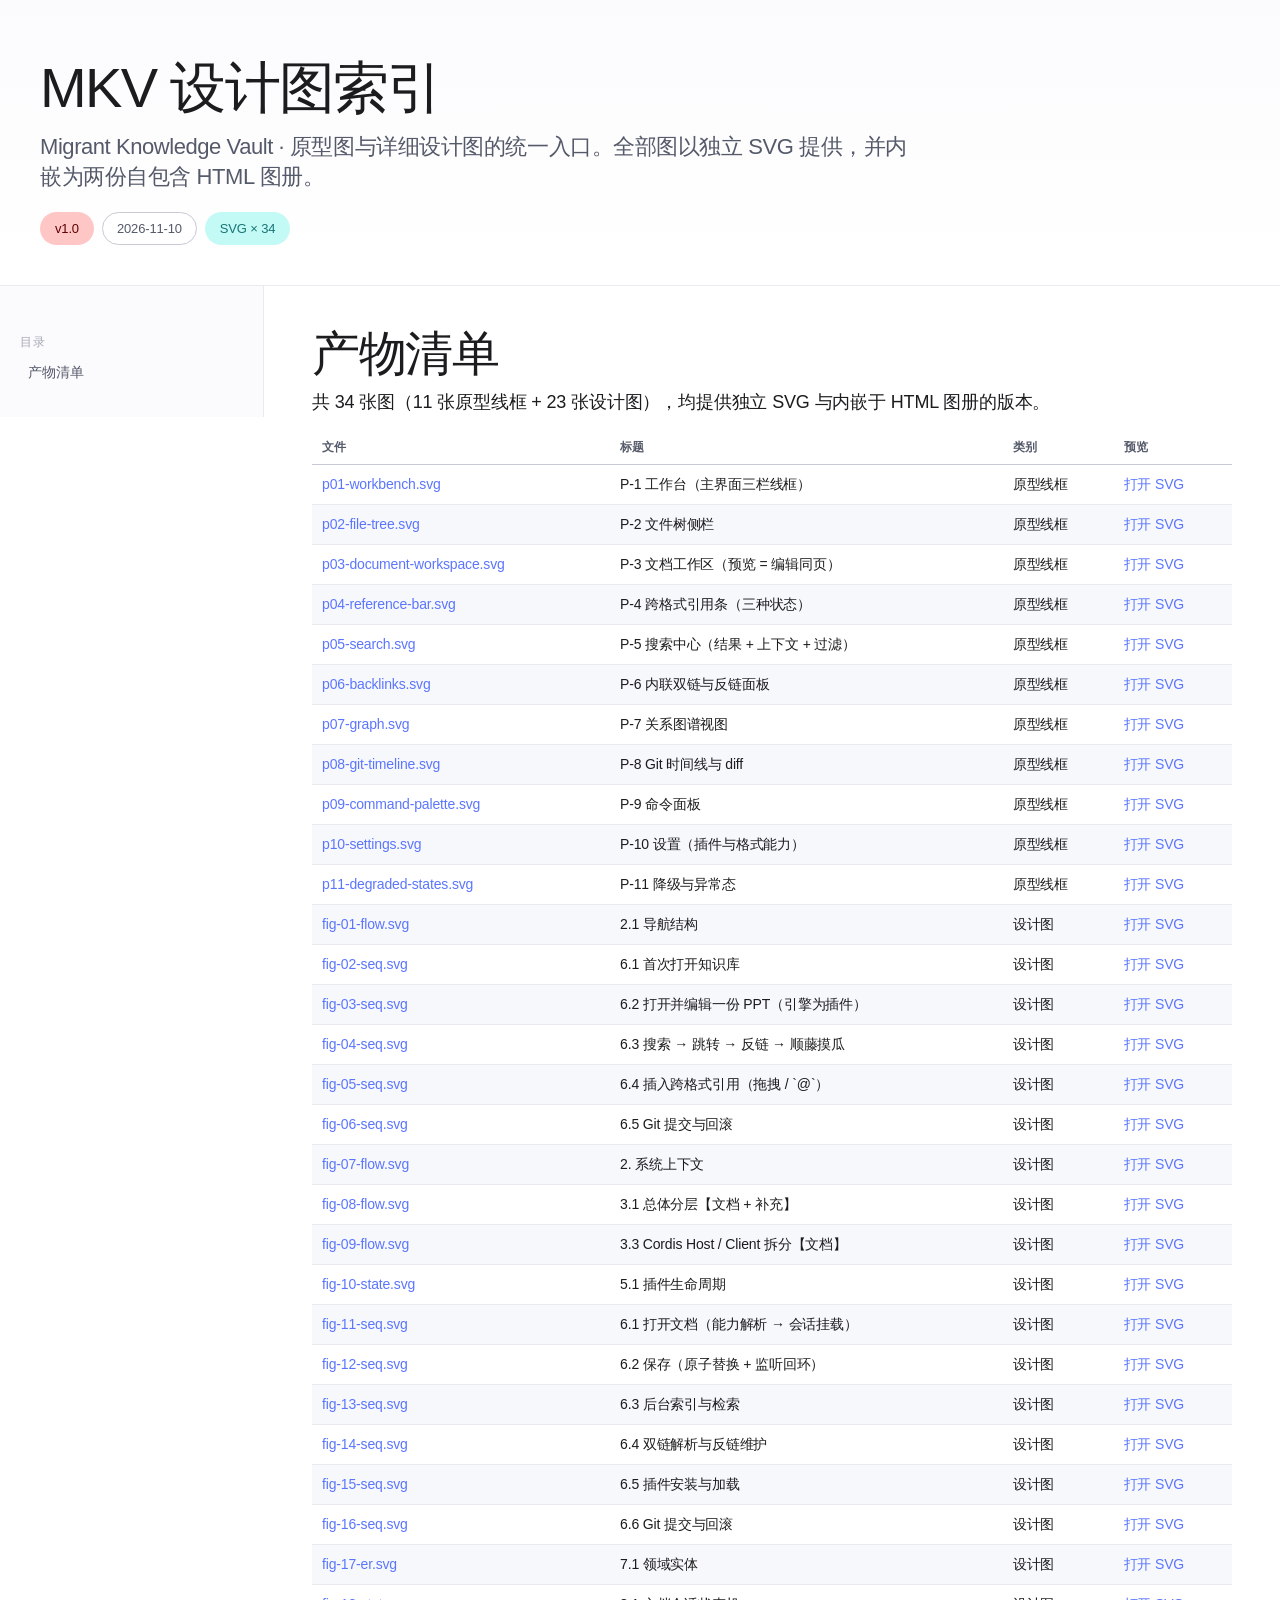
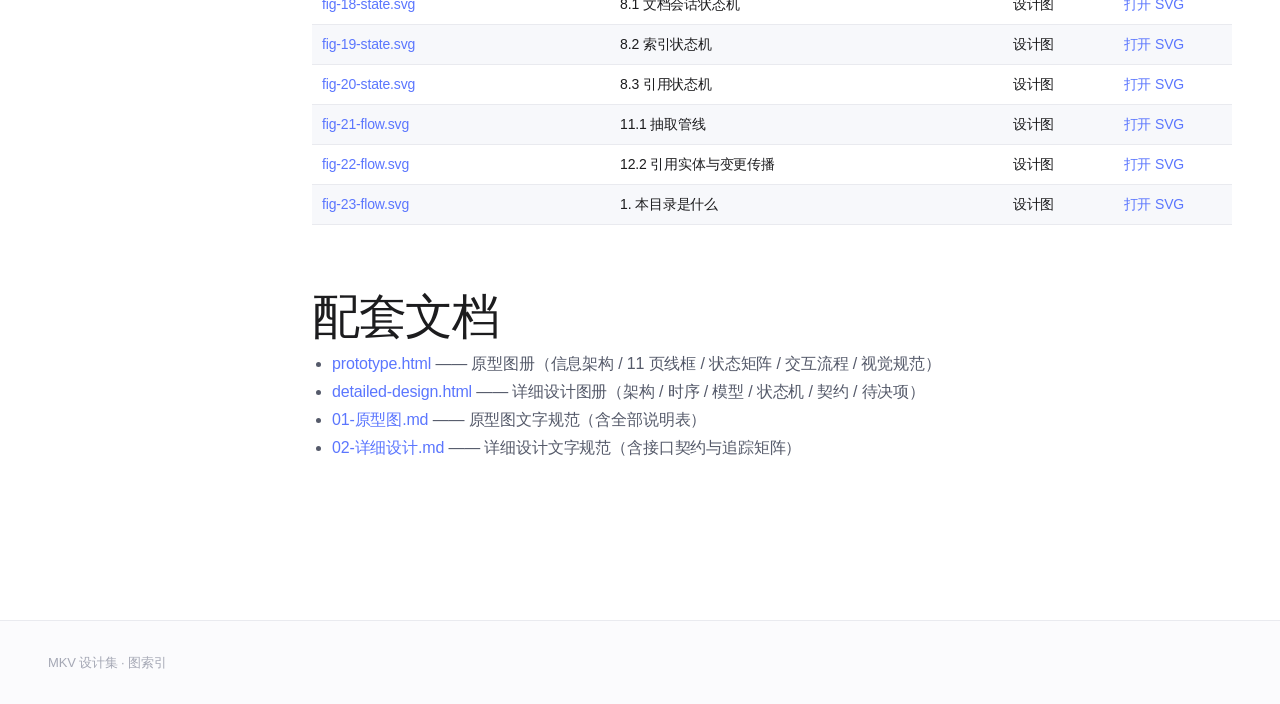
<file: docs/design/index.html>
<!DOCTYPE html>
<html lang="zh-CN">
<head>
<meta charset="utf-8">
<meta name="viewport" content="width=device-width,initial-scale=1">
<title>MKV 设计图索引</title>
<style>
:root{
  --ink:#1c1c1e; --slate:#555a6a; --ph:#a5a8b5; --white:#ffffff;
  --blue:#5b76fe; --blue-press:#2a41b6; --ok:#00b473;
  --border:#c7cad5; --ring:rgb(224,226,232); --line:#e9eaef;
  --coral:#ffc6c6; --coral-dk:#600000; --teal:#c3faf5; --teal-dk:#187574;
  --rose:#ffd8f4; --orange:#ffe6cd; --pink:#fde0f0; --red:#fbd4d4; --red-dk:#8a2020;
  --yellow-dk:#746019; --sunken:#f7f8fb; --bar:#fbfbfd;
  --display:'Roobert PRO Medium','Noto Sans','Segoe UI','Microsoft YaHei',sans-serif;
  --body:'Noto Sans','Segoe UI','Microsoft YaHei',sans-serif;
  --mono:'Cascadia Code',Consolas,'Courier New',monospace;
}
*{box-sizing:border-box}
html{scroll-behavior:smooth}
body{margin:0;background:var(--white);color:var(--ink);font-family:var(--body);font-size:16px;line-height:1.5;letter-spacing:-.16px}
a{color:var(--blue);text-decoration:none}
a:hover{color:var(--blue-press)}
.hero{padding:56px 40px 40px;border-bottom:1px solid var(--line);background:linear-gradient(180deg,#fbfbfd 0%,#fff 100%)}
.hero h1{font-family:var(--display);font-size:56px;line-height:1.15;letter-spacing:-1.68px;font-weight:400;margin:0 0 12px}
.hero .sub{font-size:22px;line-height:1.35;letter-spacing:-.44px;color:var(--slate);max-width:880px;margin:0 0 20px}
.hero .meta{display:flex;flex-wrap:wrap;gap:8px}
.chip{border:1px solid var(--border);border-radius:20px;padding:6px 14px;font-size:13px;color:var(--slate);background:#fff}
.chip.acc{background:var(--coral);border-color:transparent;color:var(--coral-dk)}
.chip.tl{background:var(--teal);border-color:transparent;color:var(--teal-dk)}
.layout{display:grid;grid-template-columns:264px minmax(0,1fr);gap:0;align-items:start}
.toc{position:sticky;top:0;max-height:100vh;overflow:auto;padding:28px 20px;border-right:1px solid var(--line);background:var(--bar)}
.toc h4{font-family:var(--display);font-size:12px;letter-spacing:.5px;text-transform:uppercase;color:var(--ph);margin:20px 0 8px;font-weight:400}
.toc a{display:block;padding:5px 8px;border-radius:8px;color:var(--slate);font-size:13.5px}
.toc a:hover{background:var(--sunken);color:var(--ink)}
.toc a.sub{padding-left:22px;font-size:13px;color:var(--ph)}
main{padding:40px 48px 96px;max-width:1180px}
section{margin-bottom:64px;scroll-margin-top:24px}
h2{font-family:var(--display);font-size:48px;line-height:1.15;letter-spacing:-1.44px;font-weight:400;margin:0 0 8px}
h3{font-family:var(--display);font-size:24px;line-height:1.15;letter-spacing:-.72px;font-weight:400;margin:40px 0 12px}
h4{font-family:var(--display);font-size:18px;line-height:1.35;font-weight:600;margin:24px 0 8px}
p{margin:0 0 14px;color:var(--slate)}
.lead{font-size:18px;line-height:1.45;color:var(--ink)}
.card{background:#fff;border-radius:16px;box-shadow:0 0 0 1px var(--ring);padding:24px;margin:16px 0}
.shot{background:#fff;border-radius:16px;box-shadow:0 0 0 1px var(--ring);padding:12px;margin:16px 0;overflow:auto}
.shot svg{display:block;width:100%;height:auto;max-width:100%}
.shot .cap{display:flex;justify-content:space-between;align-items:center;gap:12px;padding:8px 8px 2px;color:var(--ph);font-size:12px}
.shot .cap a{font-size:12px}
table{border-collapse:collapse;width:100%;font-size:14px;margin:12px 0 20px}
th{text-align:left;font-family:var(--display);font-weight:600;font-size:12px;letter-spacing:.4px;text-transform:uppercase;color:var(--slate);border-bottom:1px solid var(--border);padding:8px 10px}
td{border-bottom:1px solid var(--line);padding:9px 10px;vertical-align:top;color:var(--ink)}
tbody tr:nth-child(even){background:var(--sunken)}
code,.mono{font-family:var(--mono);font-size:12.5px;background:var(--sunken);padding:1px 5px;border-radius:5px;color:var(--ink)}
ul{margin:0 0 14px;padding-left:20px;color:var(--slate)}
li{margin:4px 0}
.swatches{display:grid;grid-template-columns:repeat(auto-fill,minmax(168px,1fr));gap:12px;margin:16px 0}
.sw{border-radius:12px;box-shadow:0 0 0 1px var(--ring);padding:14px;min-height:84px;display:flex;flex-direction:column;justify-content:flex-end}
.sw b{font-family:var(--display);font-size:14px;font-weight:600}
.sw span{font-size:11px;opacity:.78;font-family:var(--mono)}
.grid2{display:grid;grid-template-columns:1fr 1fr;gap:16px}
.grid3{display:grid;grid-template-columns:repeat(3,1fr);gap:16px}
.note{border-radius:12px;padding:16px 18px;background:var(--teal);color:var(--teal-dk);margin:16px 0;font-size:15px}
.note.warn{background:var(--coral);color:var(--coral-dk)}
.note.plain{background:var(--sunken);color:var(--slate)}
.kbd{font-family:var(--mono);font-size:12px;border:1px solid var(--border);border-bottom-width:2px;border-radius:6px;padding:1px 6px;background:#fff}
footer{border-top:1px solid var(--line);padding:32px 48px;color:var(--ph);font-size:13px;background:var(--bar)}
@media (max-width:1024px){.layout{grid-template-columns:1fr}.toc{position:static;max-height:none;border-right:none;border-bottom:1px solid var(--line)}main{padding:28px 20px 64px}.hero{padding:36px 20px 28px}.hero h1{font-size:38px}h2{font-size:32px}}
@media print{.toc{display:none}.layout{grid-template-columns:1fr}}
</style>
</head>
<body>
<header class="hero">
  <h1>MKV 设计图索引</h1>
  <p class="sub">Migrant Knowledge Vault · 原型图与详细设计图的统一入口。全部图以独立 SVG 提供，并内嵌为两份自包含 HTML 图册。</p>
  <div class="meta"><span class="chip acc">v1.0</span><span class="chip ">2026-11-10</span><span class="chip tl">SVG × 34</span></div>
</header>
<div class="layout">
  <nav class="toc"><h4>目录</h4><a href="#">产物清单</a></nav>
  <main>
<section>
  <h2>产物清单</h2>
  <p class="lead">共 34 张图（11 张原型线框 + 23 张设计图），均提供独立 SVG 与内嵌于 HTML 图册的版本。</p>
  <table>
    <thead><tr><th>文件</th><th>标题</th><th>类别</th><th>预览</th></tr></thead>
    <tbody>
      <tr><td><a href="./svg/p01-workbench.svg">p01-workbench.svg</a></td><td>P-1 工作台（主界面三栏线框）</td><td>原型线框</td><td><a href="./svg/p01-workbench.svg" target="_blank">打开 SVG</a></td></tr>
<tr><td><a href="./svg/p02-file-tree.svg">p02-file-tree.svg</a></td><td>P-2 文件树侧栏</td><td>原型线框</td><td><a href="./svg/p02-file-tree.svg" target="_blank">打开 SVG</a></td></tr>
<tr><td><a href="./svg/p03-document-workspace.svg">p03-document-workspace.svg</a></td><td>P-3 文档工作区（预览 = 编辑同页）</td><td>原型线框</td><td><a href="./svg/p03-document-workspace.svg" target="_blank">打开 SVG</a></td></tr>
<tr><td><a href="./svg/p04-reference-bar.svg">p04-reference-bar.svg</a></td><td>P-4 跨格式引用条（三种状态）</td><td>原型线框</td><td><a href="./svg/p04-reference-bar.svg" target="_blank">打开 SVG</a></td></tr>
<tr><td><a href="./svg/p05-search.svg">p05-search.svg</a></td><td>P-5 搜索中心（结果 + 上下文 + 过滤）</td><td>原型线框</td><td><a href="./svg/p05-search.svg" target="_blank">打开 SVG</a></td></tr>
<tr><td><a href="./svg/p06-backlinks.svg">p06-backlinks.svg</a></td><td>P-6 内联双链与反链面板</td><td>原型线框</td><td><a href="./svg/p06-backlinks.svg" target="_blank">打开 SVG</a></td></tr>
<tr><td><a href="./svg/p07-graph.svg">p07-graph.svg</a></td><td>P-7 关系图谱视图</td><td>原型线框</td><td><a href="./svg/p07-graph.svg" target="_blank">打开 SVG</a></td></tr>
<tr><td><a href="./svg/p08-git-timeline.svg">p08-git-timeline.svg</a></td><td>P-8 Git 时间线与 diff</td><td>原型线框</td><td><a href="./svg/p08-git-timeline.svg" target="_blank">打开 SVG</a></td></tr>
<tr><td><a href="./svg/p09-command-palette.svg">p09-command-palette.svg</a></td><td>P-9 命令面板</td><td>原型线框</td><td><a href="./svg/p09-command-palette.svg" target="_blank">打开 SVG</a></td></tr>
<tr><td><a href="./svg/p10-settings.svg">p10-settings.svg</a></td><td>P-10 设置（插件与格式能力）</td><td>原型线框</td><td><a href="./svg/p10-settings.svg" target="_blank">打开 SVG</a></td></tr>
<tr><td><a href="./svg/p11-degraded-states.svg">p11-degraded-states.svg</a></td><td>P-11 降级与异常态</td><td>原型线框</td><td><a href="./svg/p11-degraded-states.svg" target="_blank">打开 SVG</a></td></tr>
<tr><td><a href="./svg/fig-01-flow.svg">fig-01-flow.svg</a></td><td>2.1 导航结构</td><td>设计图</td><td><a href="./svg/fig-01-flow.svg" target="_blank">打开 SVG</a></td></tr>
<tr><td><a href="./svg/fig-02-seq.svg">fig-02-seq.svg</a></td><td>6.1 首次打开知识库</td><td>设计图</td><td><a href="./svg/fig-02-seq.svg" target="_blank">打开 SVG</a></td></tr>
<tr><td><a href="./svg/fig-03-seq.svg">fig-03-seq.svg</a></td><td>6.2 打开并编辑一份 PPT（引擎为插件）</td><td>设计图</td><td><a href="./svg/fig-03-seq.svg" target="_blank">打开 SVG</a></td></tr>
<tr><td><a href="./svg/fig-04-seq.svg">fig-04-seq.svg</a></td><td>6.3 搜索 → 跳转 → 反链 → 顺藤摸瓜</td><td>设计图</td><td><a href="./svg/fig-04-seq.svg" target="_blank">打开 SVG</a></td></tr>
<tr><td><a href="./svg/fig-05-seq.svg">fig-05-seq.svg</a></td><td>6.4 插入跨格式引用（拖拽 / `@`）</td><td>设计图</td><td><a href="./svg/fig-05-seq.svg" target="_blank">打开 SVG</a></td></tr>
<tr><td><a href="./svg/fig-06-seq.svg">fig-06-seq.svg</a></td><td>6.5 Git 提交与回滚</td><td>设计图</td><td><a href="./svg/fig-06-seq.svg" target="_blank">打开 SVG</a></td></tr>
<tr><td><a href="./svg/fig-07-flow.svg">fig-07-flow.svg</a></td><td>2. 系统上下文</td><td>设计图</td><td><a href="./svg/fig-07-flow.svg" target="_blank">打开 SVG</a></td></tr>
<tr><td><a href="./svg/fig-08-flow.svg">fig-08-flow.svg</a></td><td>3.1 总体分层【文档 + 补充】</td><td>设计图</td><td><a href="./svg/fig-08-flow.svg" target="_blank">打开 SVG</a></td></tr>
<tr><td><a href="./svg/fig-09-flow.svg">fig-09-flow.svg</a></td><td>3.3 Cordis Host / Client 拆分【文档】</td><td>设计图</td><td><a href="./svg/fig-09-flow.svg" target="_blank">打开 SVG</a></td></tr>
<tr><td><a href="./svg/fig-10-state.svg">fig-10-state.svg</a></td><td>5.1 插件生命周期</td><td>设计图</td><td><a href="./svg/fig-10-state.svg" target="_blank">打开 SVG</a></td></tr>
<tr><td><a href="./svg/fig-11-seq.svg">fig-11-seq.svg</a></td><td>6.1 打开文档（能力解析 → 会话挂载）</td><td>设计图</td><td><a href="./svg/fig-11-seq.svg" target="_blank">打开 SVG</a></td></tr>
<tr><td><a href="./svg/fig-12-seq.svg">fig-12-seq.svg</a></td><td>6.2 保存（原子替换 + 监听回环）</td><td>设计图</td><td><a href="./svg/fig-12-seq.svg" target="_blank">打开 SVG</a></td></tr>
<tr><td><a href="./svg/fig-13-seq.svg">fig-13-seq.svg</a></td><td>6.3 后台索引与检索</td><td>设计图</td><td><a href="./svg/fig-13-seq.svg" target="_blank">打开 SVG</a></td></tr>
<tr><td><a href="./svg/fig-14-seq.svg">fig-14-seq.svg</a></td><td>6.4 双链解析与反链维护</td><td>设计图</td><td><a href="./svg/fig-14-seq.svg" target="_blank">打开 SVG</a></td></tr>
<tr><td><a href="./svg/fig-15-seq.svg">fig-15-seq.svg</a></td><td>6.5 插件安装与加载</td><td>设计图</td><td><a href="./svg/fig-15-seq.svg" target="_blank">打开 SVG</a></td></tr>
<tr><td><a href="./svg/fig-16-seq.svg">fig-16-seq.svg</a></td><td>6.6 Git 提交与回滚</td><td>设计图</td><td><a href="./svg/fig-16-seq.svg" target="_blank">打开 SVG</a></td></tr>
<tr><td><a href="./svg/fig-17-er.svg">fig-17-er.svg</a></td><td>7.1 领域实体</td><td>设计图</td><td><a href="./svg/fig-17-er.svg" target="_blank">打开 SVG</a></td></tr>
<tr><td><a href="./svg/fig-18-state.svg">fig-18-state.svg</a></td><td>8.1 文档会话状态机</td><td>设计图</td><td><a href="./svg/fig-18-state.svg" target="_blank">打开 SVG</a></td></tr>
<tr><td><a href="./svg/fig-19-state.svg">fig-19-state.svg</a></td><td>8.2 索引状态机</td><td>设计图</td><td><a href="./svg/fig-19-state.svg" target="_blank">打开 SVG</a></td></tr>
<tr><td><a href="./svg/fig-20-state.svg">fig-20-state.svg</a></td><td>8.3 引用状态机</td><td>设计图</td><td><a href="./svg/fig-20-state.svg" target="_blank">打开 SVG</a></td></tr>
<tr><td><a href="./svg/fig-21-flow.svg">fig-21-flow.svg</a></td><td>11.1 抽取管线</td><td>设计图</td><td><a href="./svg/fig-21-flow.svg" target="_blank">打开 SVG</a></td></tr>
<tr><td><a href="./svg/fig-22-flow.svg">fig-22-flow.svg</a></td><td>12.2 引用实体与变更传播</td><td>设计图</td><td><a href="./svg/fig-22-flow.svg" target="_blank">打开 SVG</a></td></tr>
<tr><td><a href="./svg/fig-23-flow.svg">fig-23-flow.svg</a></td><td>1. 本目录是什么</td><td>设计图</td><td><a href="./svg/fig-23-flow.svg" target="_blank">打开 SVG</a></td></tr>
    </tbody>
  </table>
</section>
<section>
  <h2>配套文档</h2>
  <ul>
    <li><a href="./prototype.html">prototype.html</a> —— 原型图册（信息架构 / 11 页线框 / 状态矩阵 / 交互流程 / 视觉规范）</li>
    <li><a href="./detailed-design.html">detailed-design.html</a> —— 详细设计图册（架构 / 时序 / 模型 / 状态机 / 契约 / 待决项）</li>
    <li><a href="./01-原型图.md">01-原型图.md</a> —— 原型图文字规范（含全部说明表）</li>
    <li><a href="./02-详细设计.md">02-详细设计.md</a> —— 详细设计文字规范（含接口契约与追踪矩阵）</li>
  </ul>
</section></main>
</div>
<footer>MKV 设计集 · 图索引</footer>
</body>
</html>
</file>
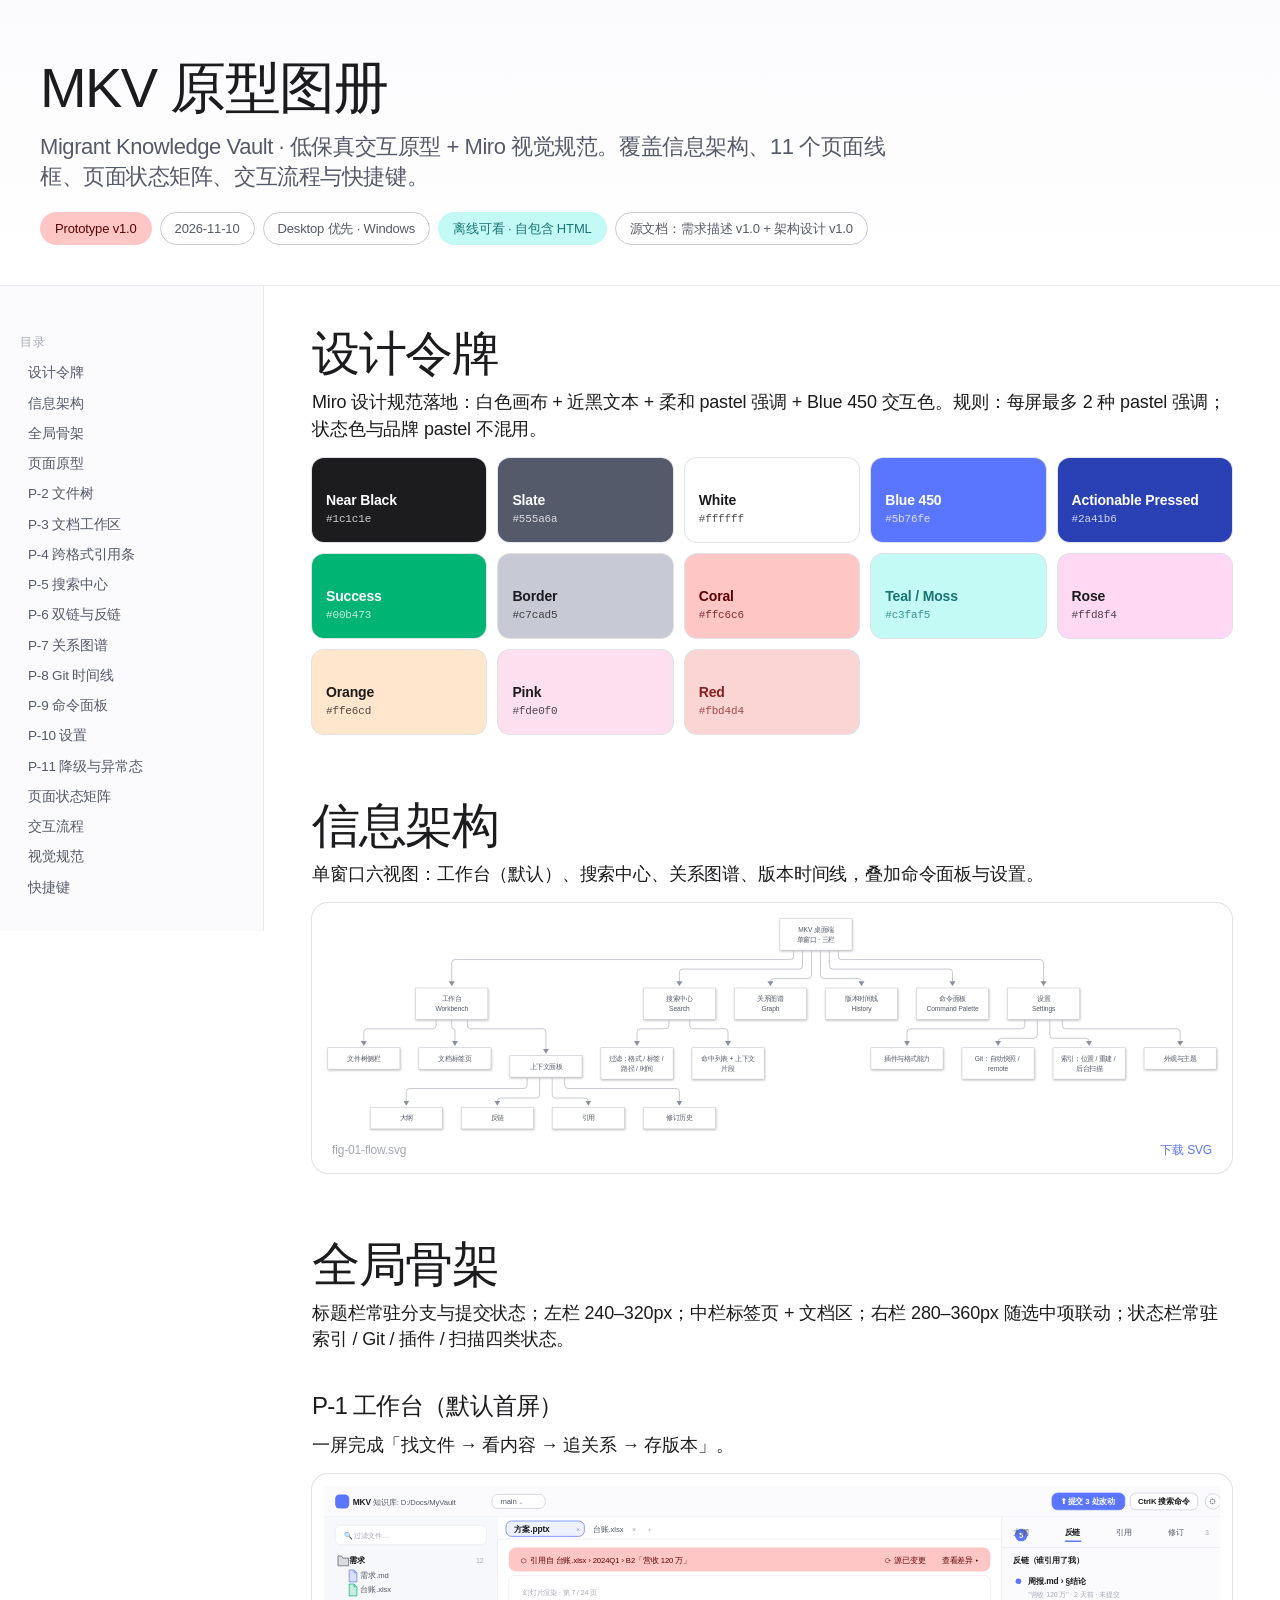
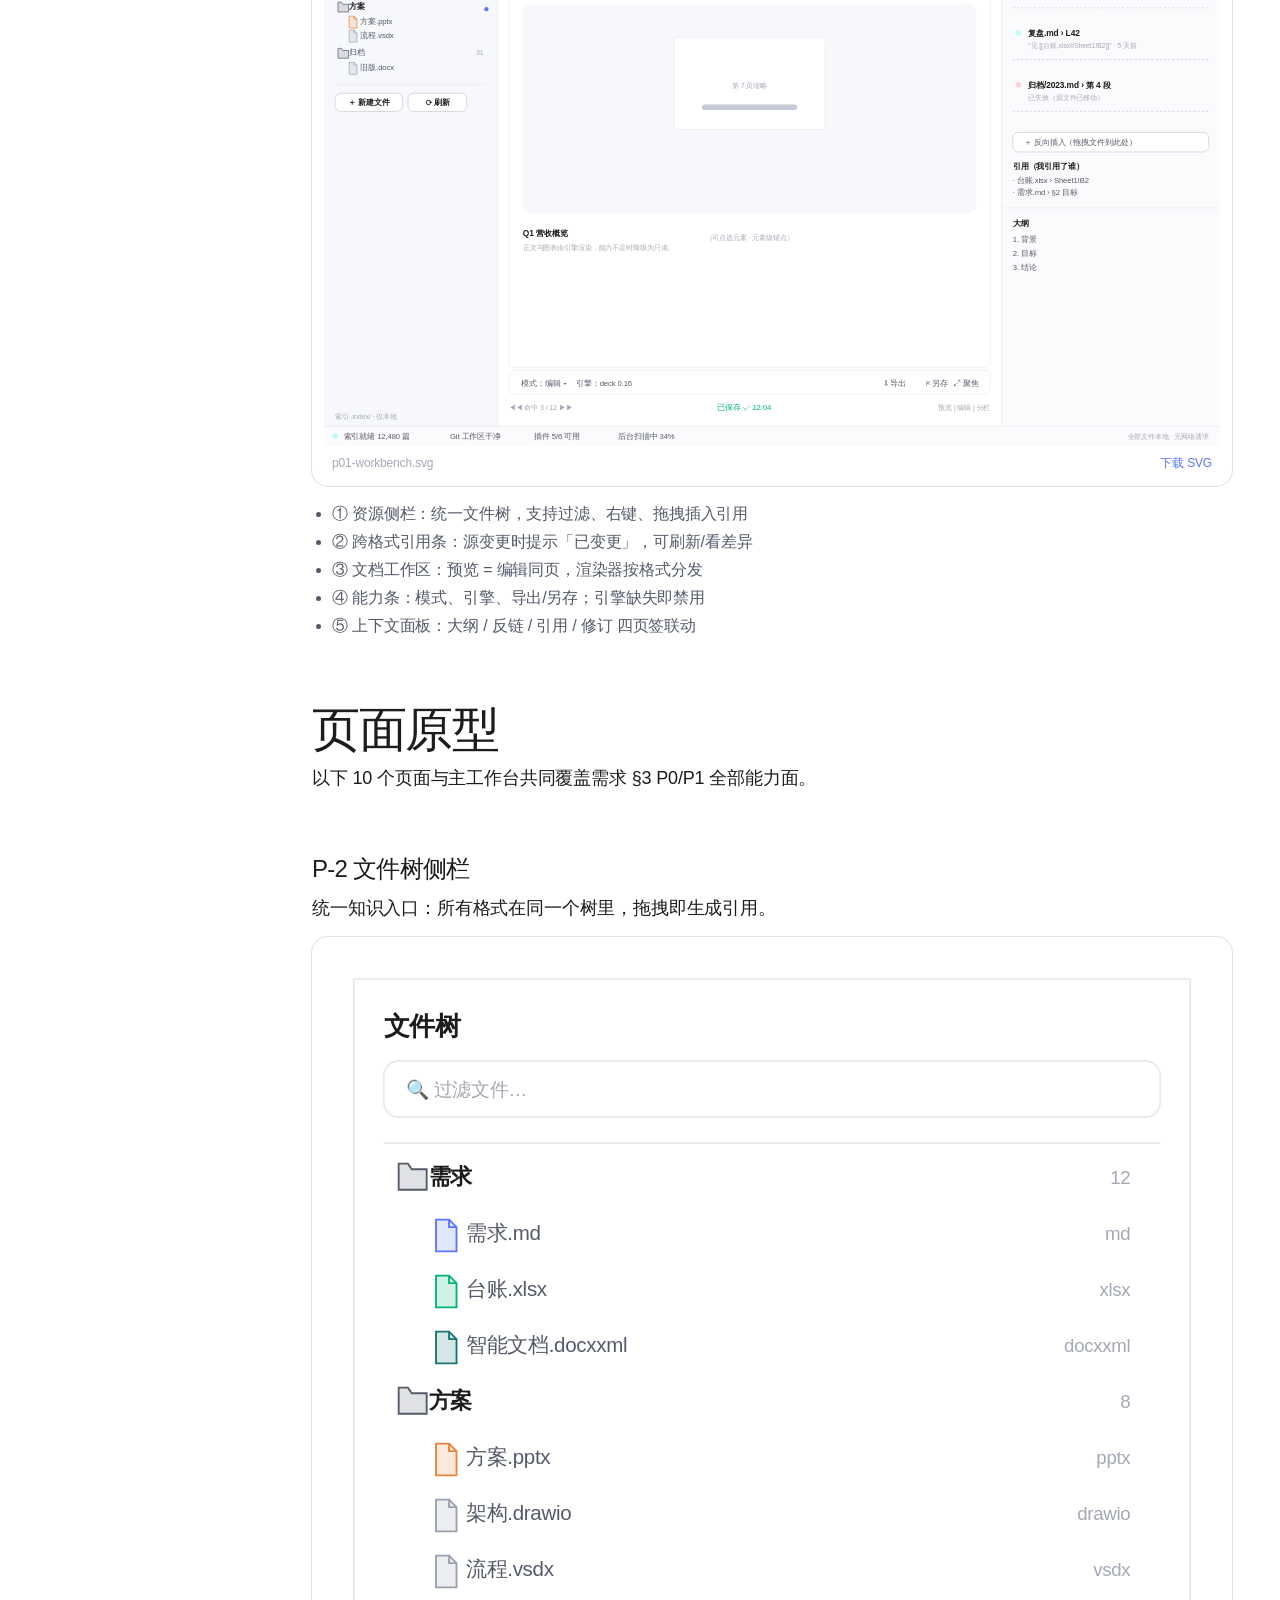
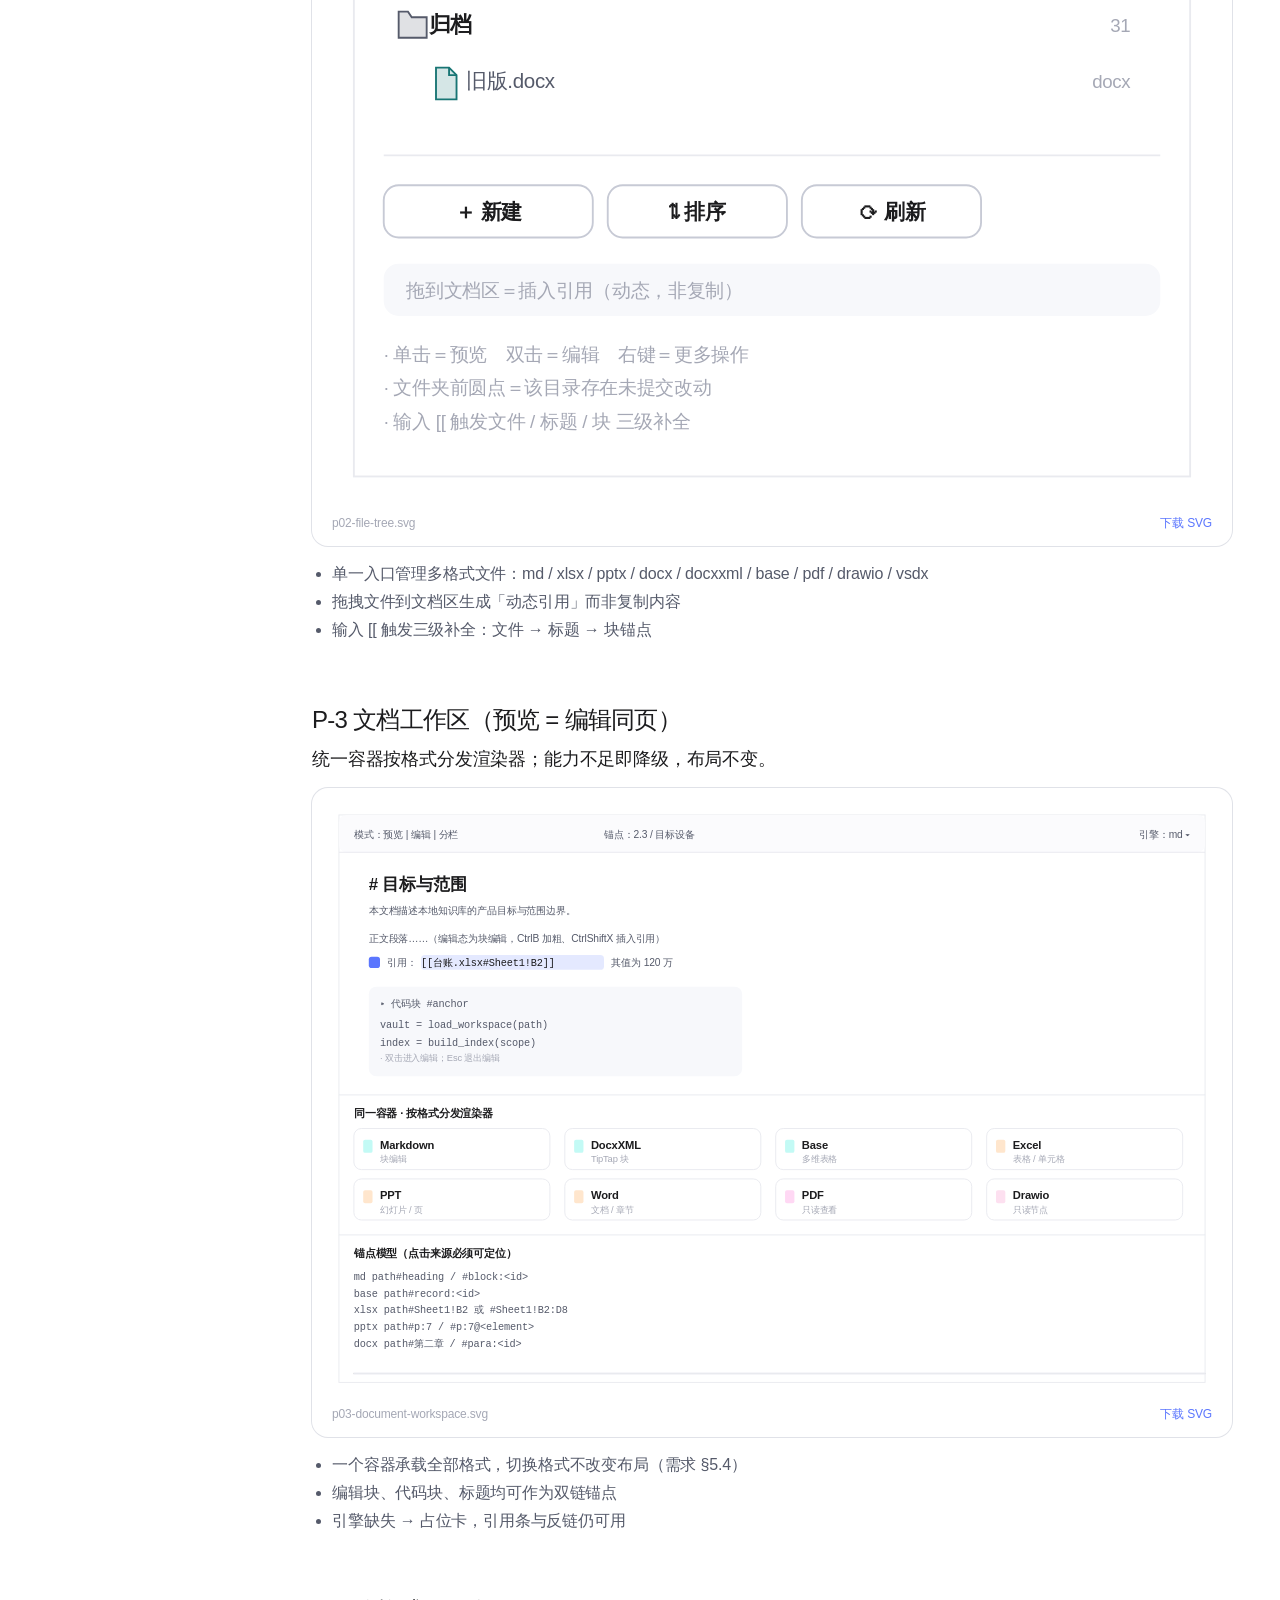
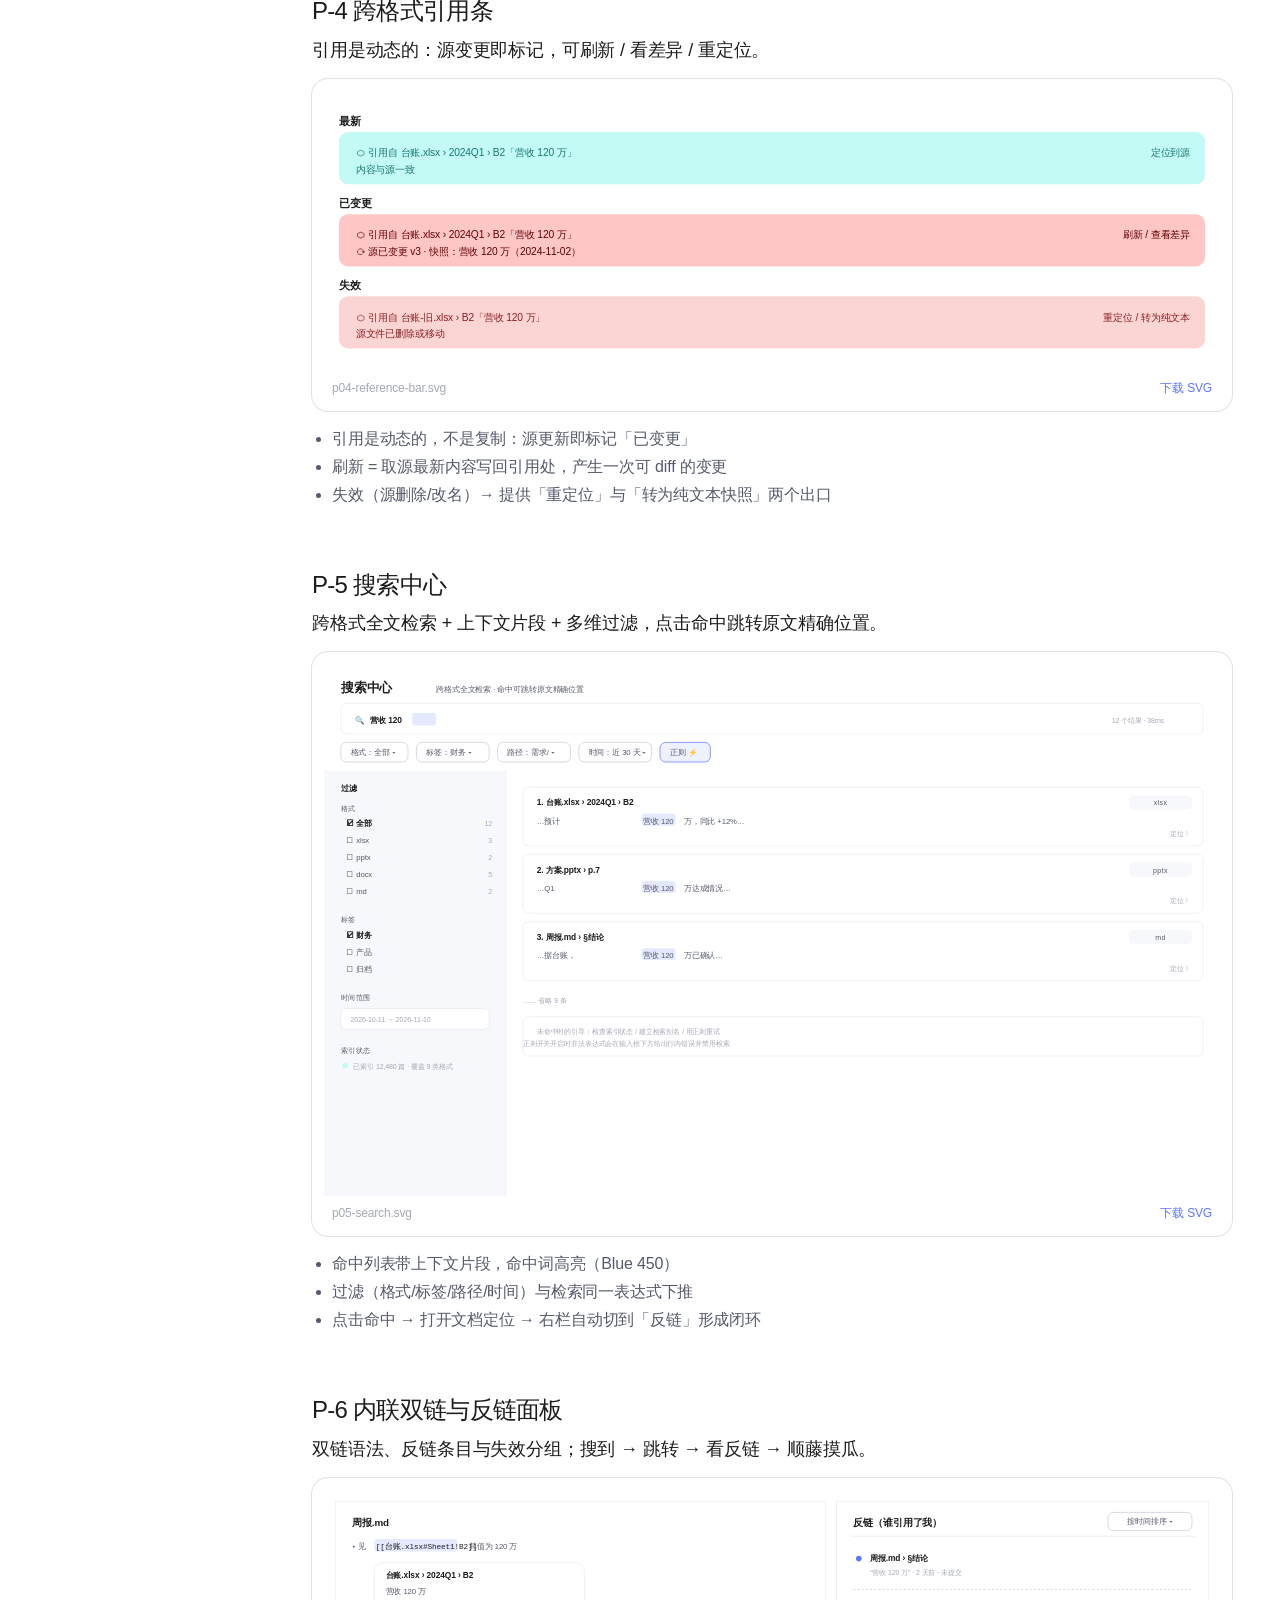
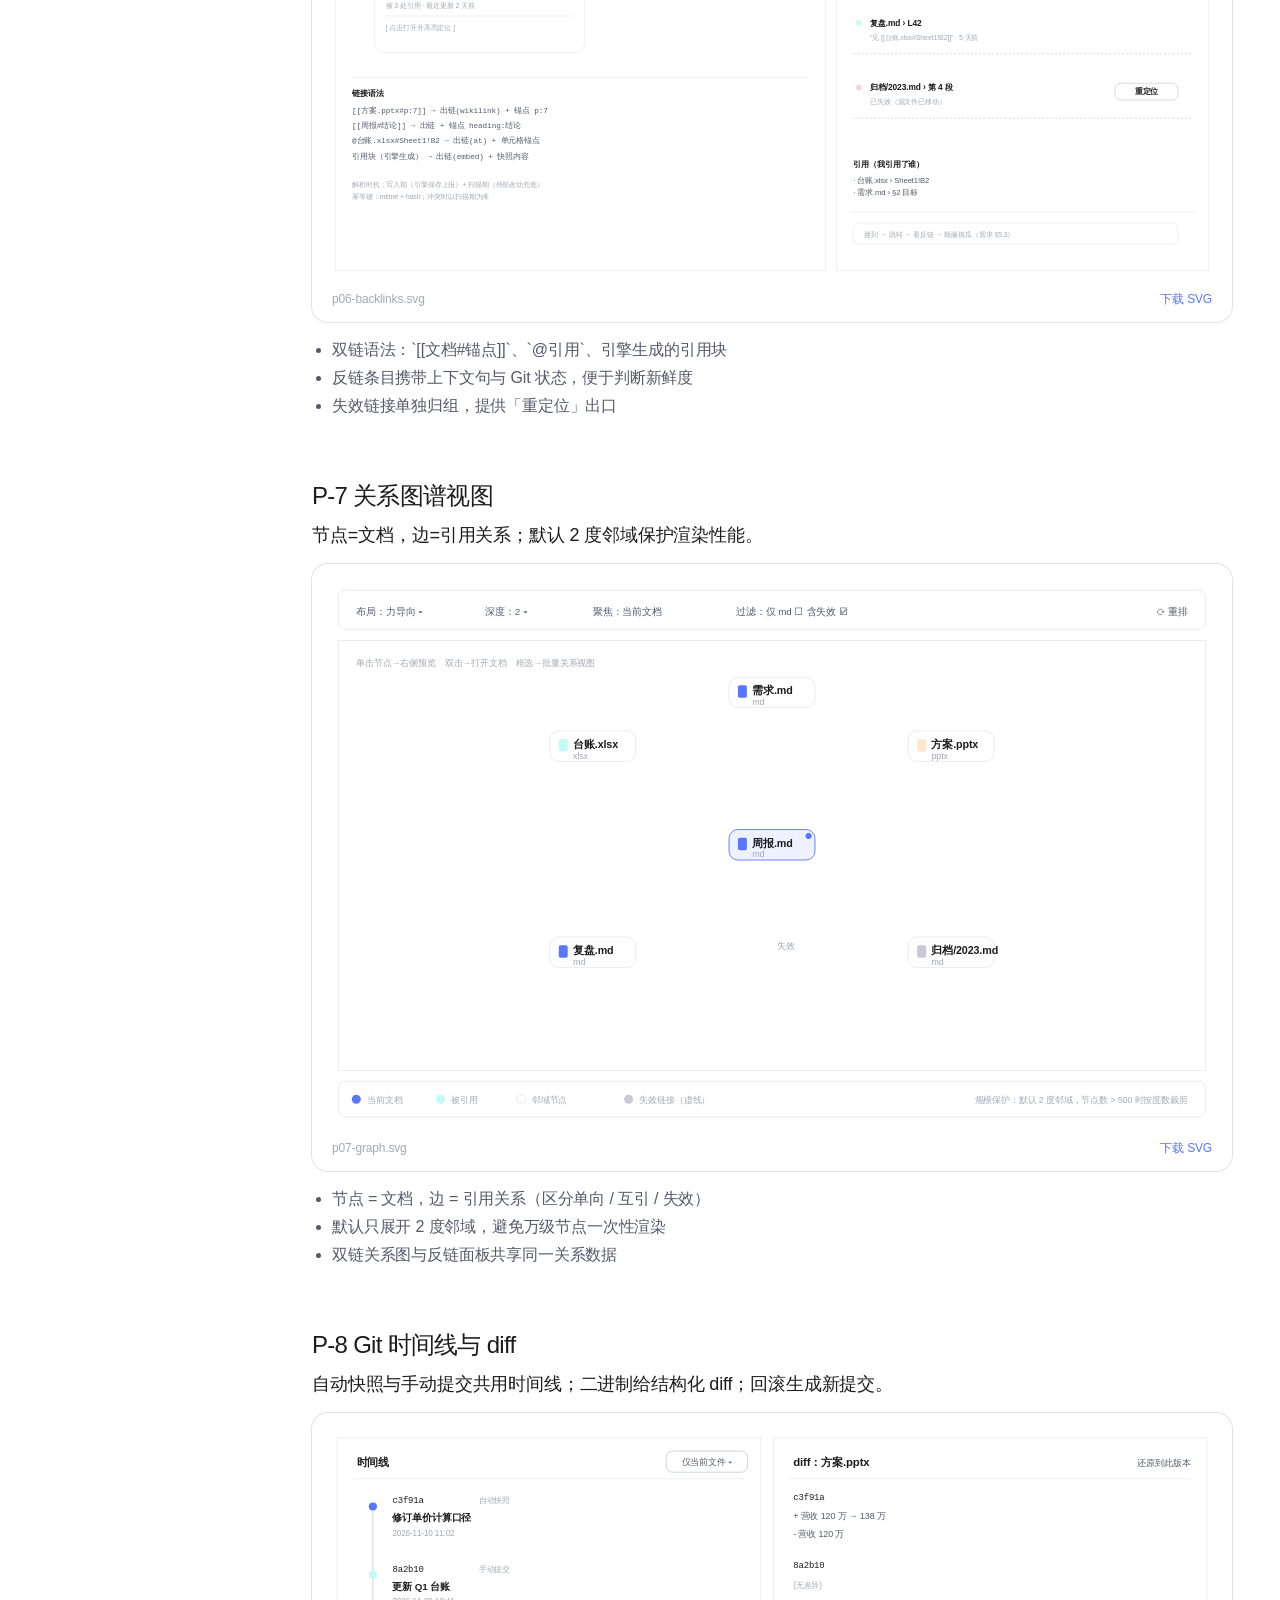
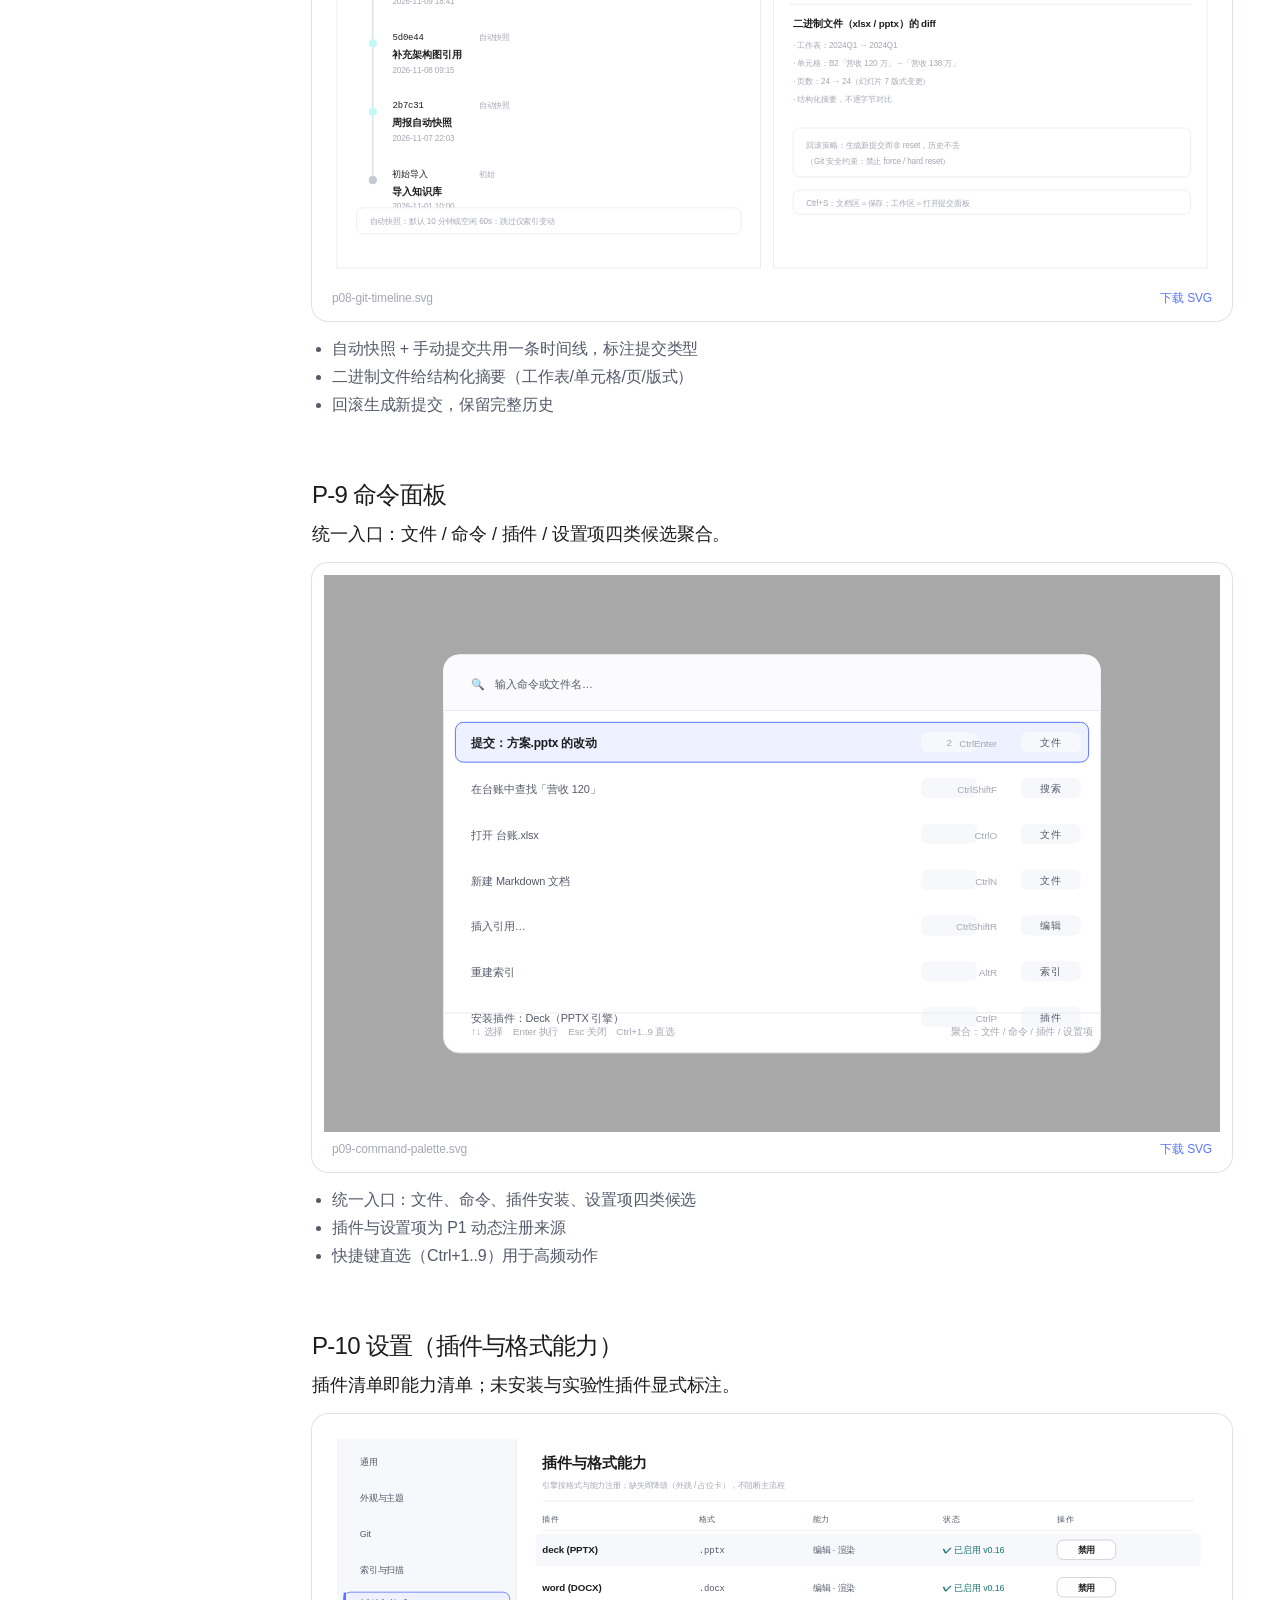
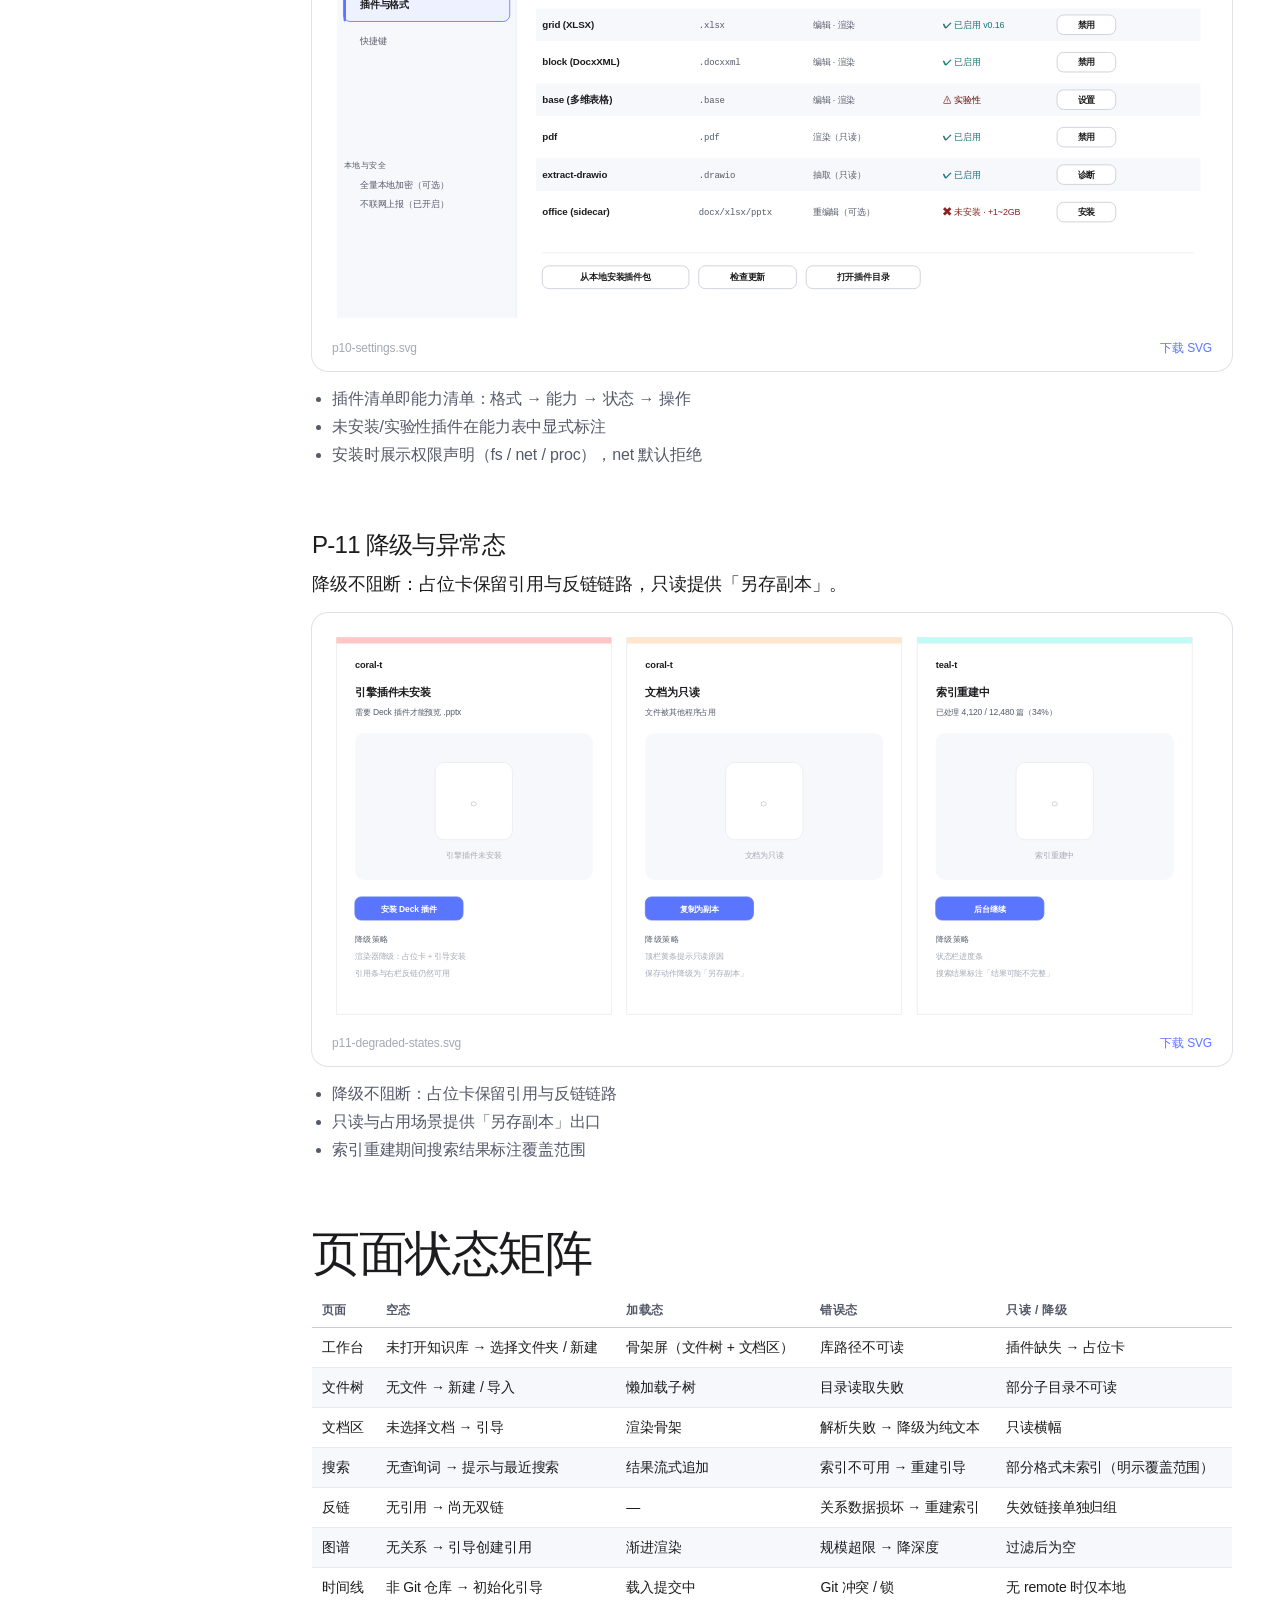
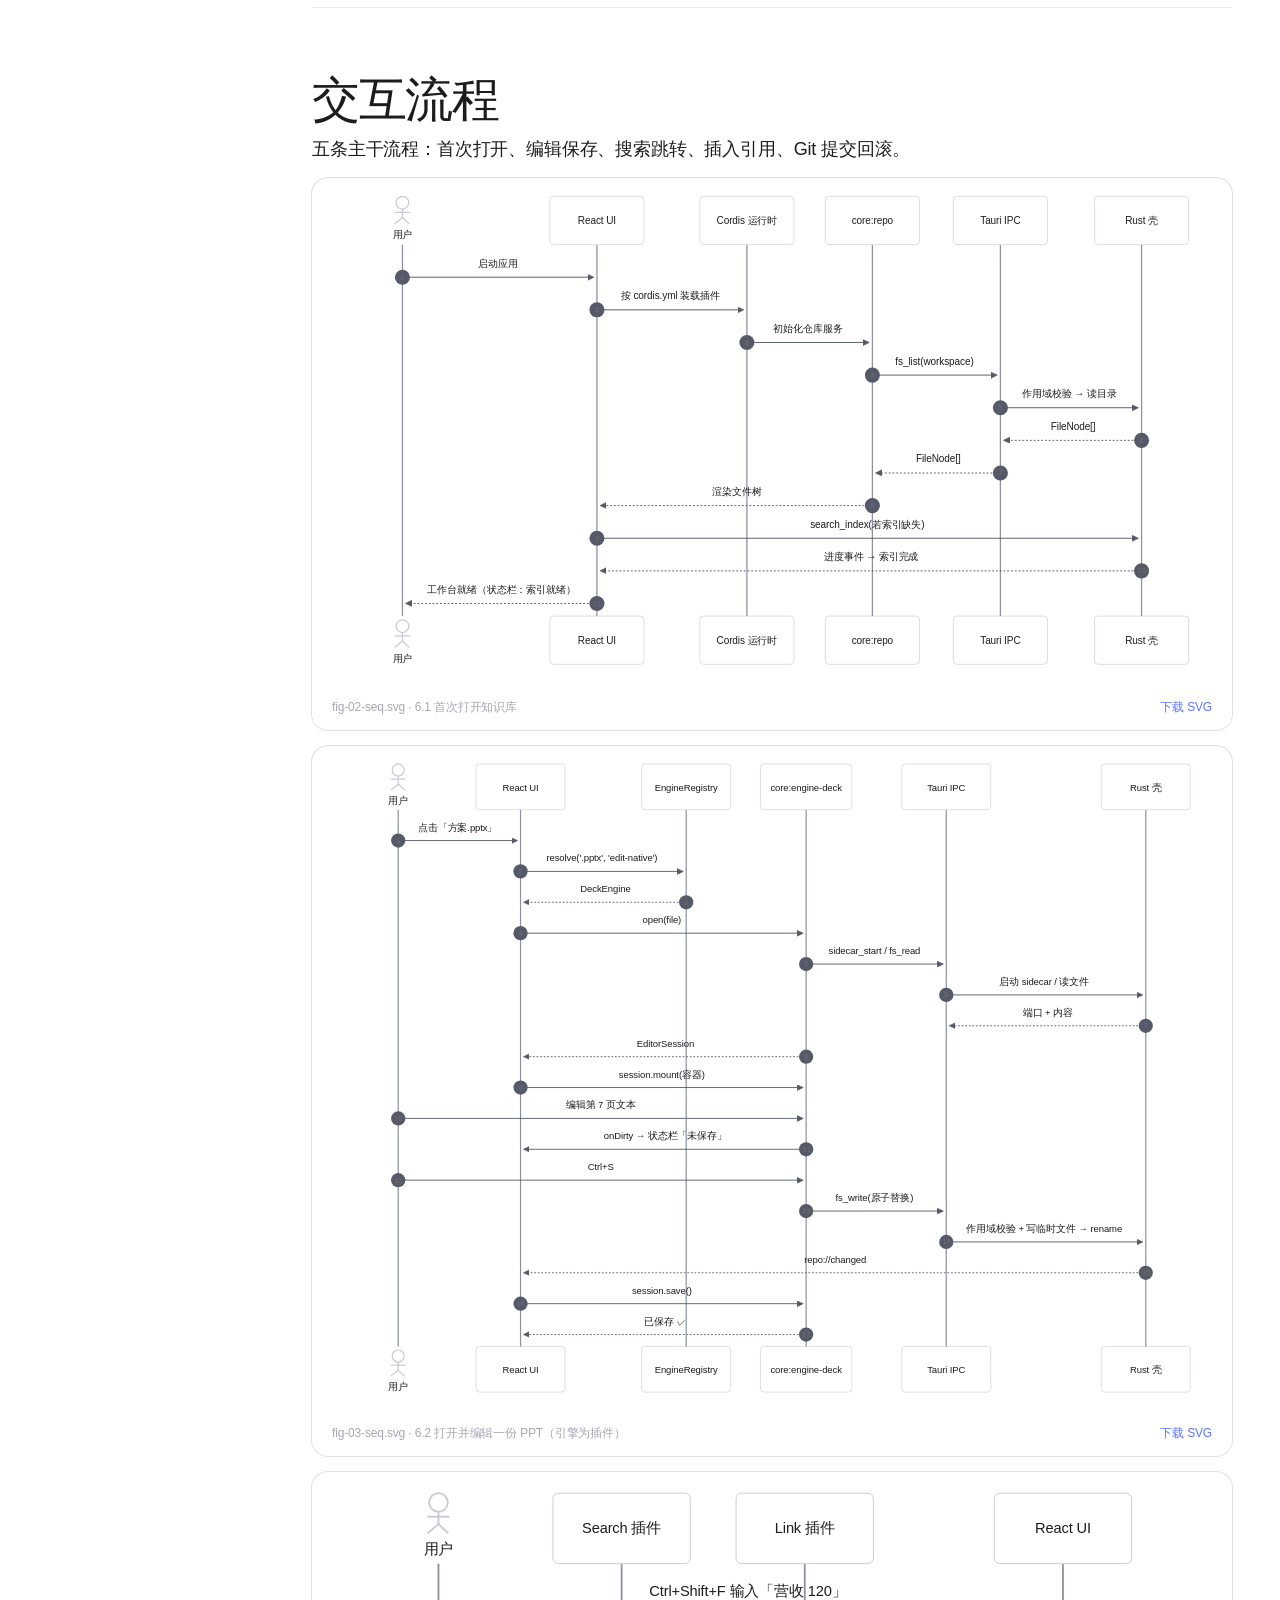
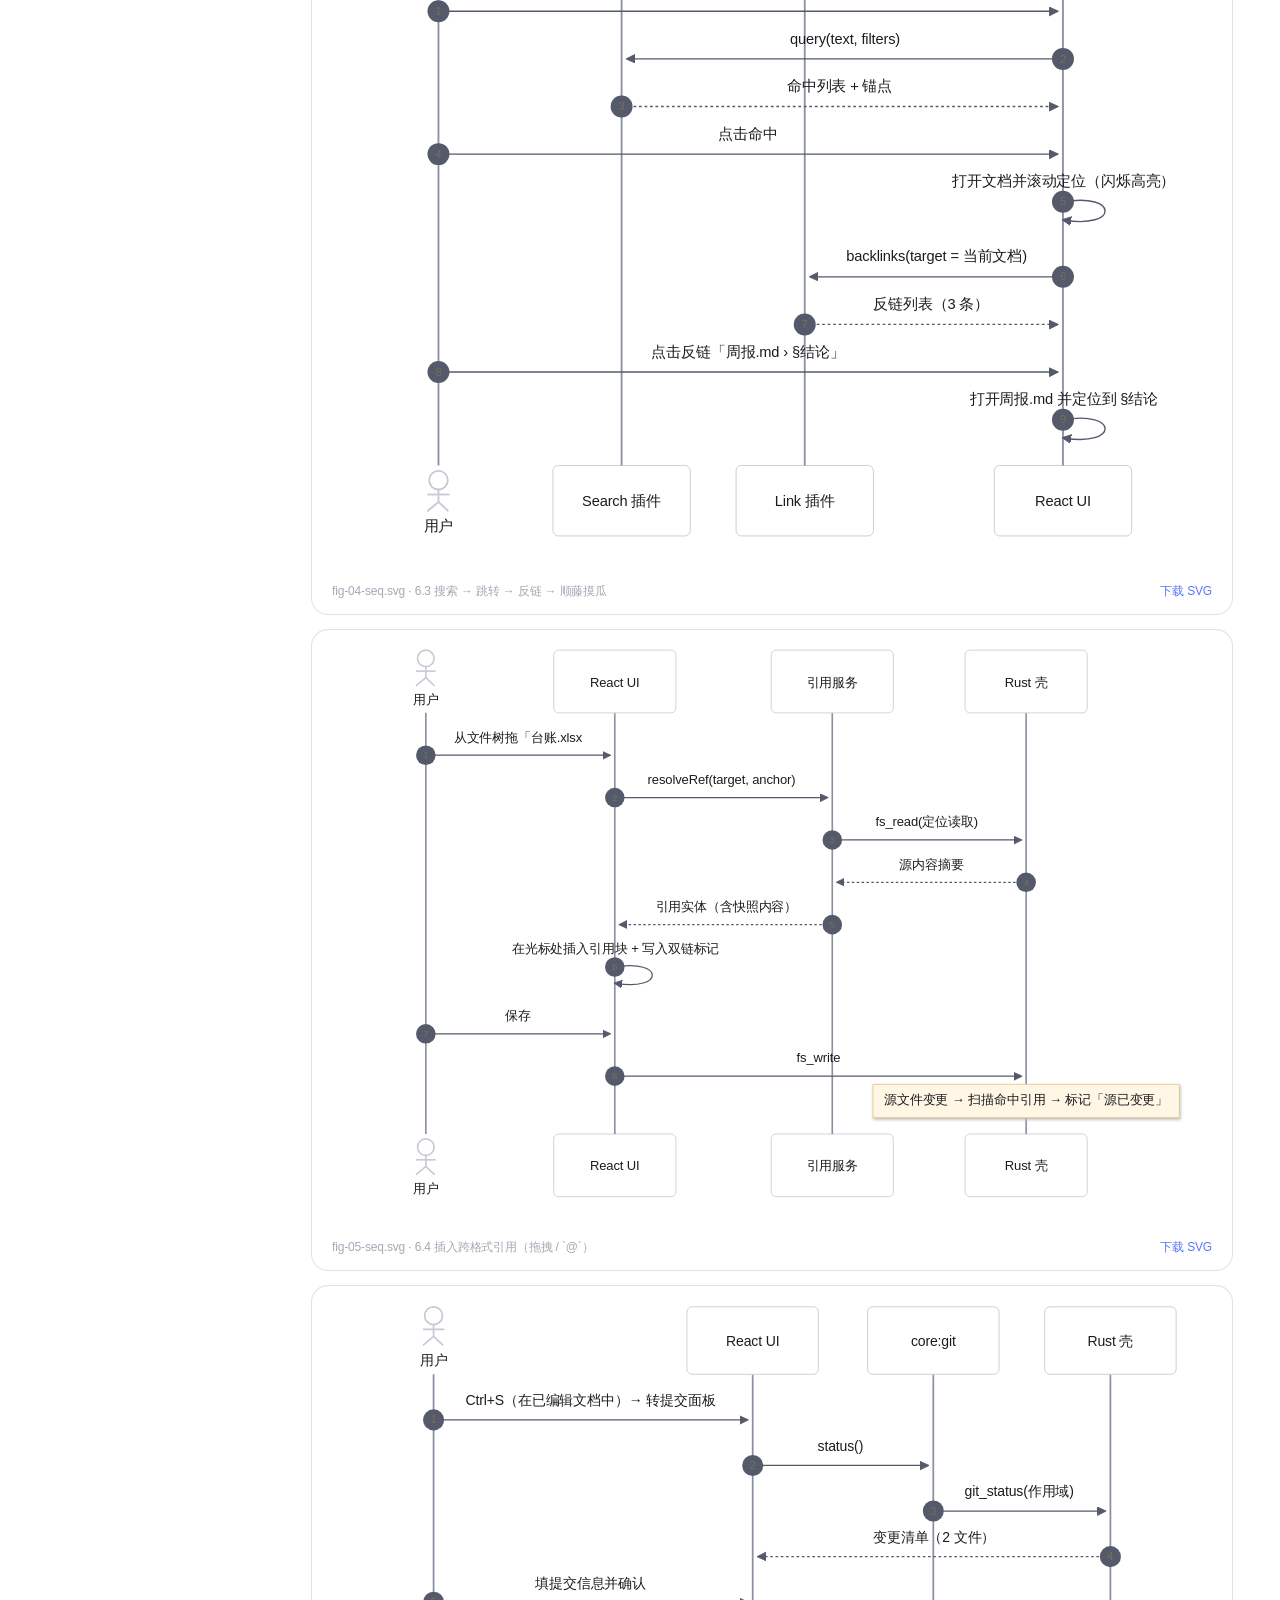
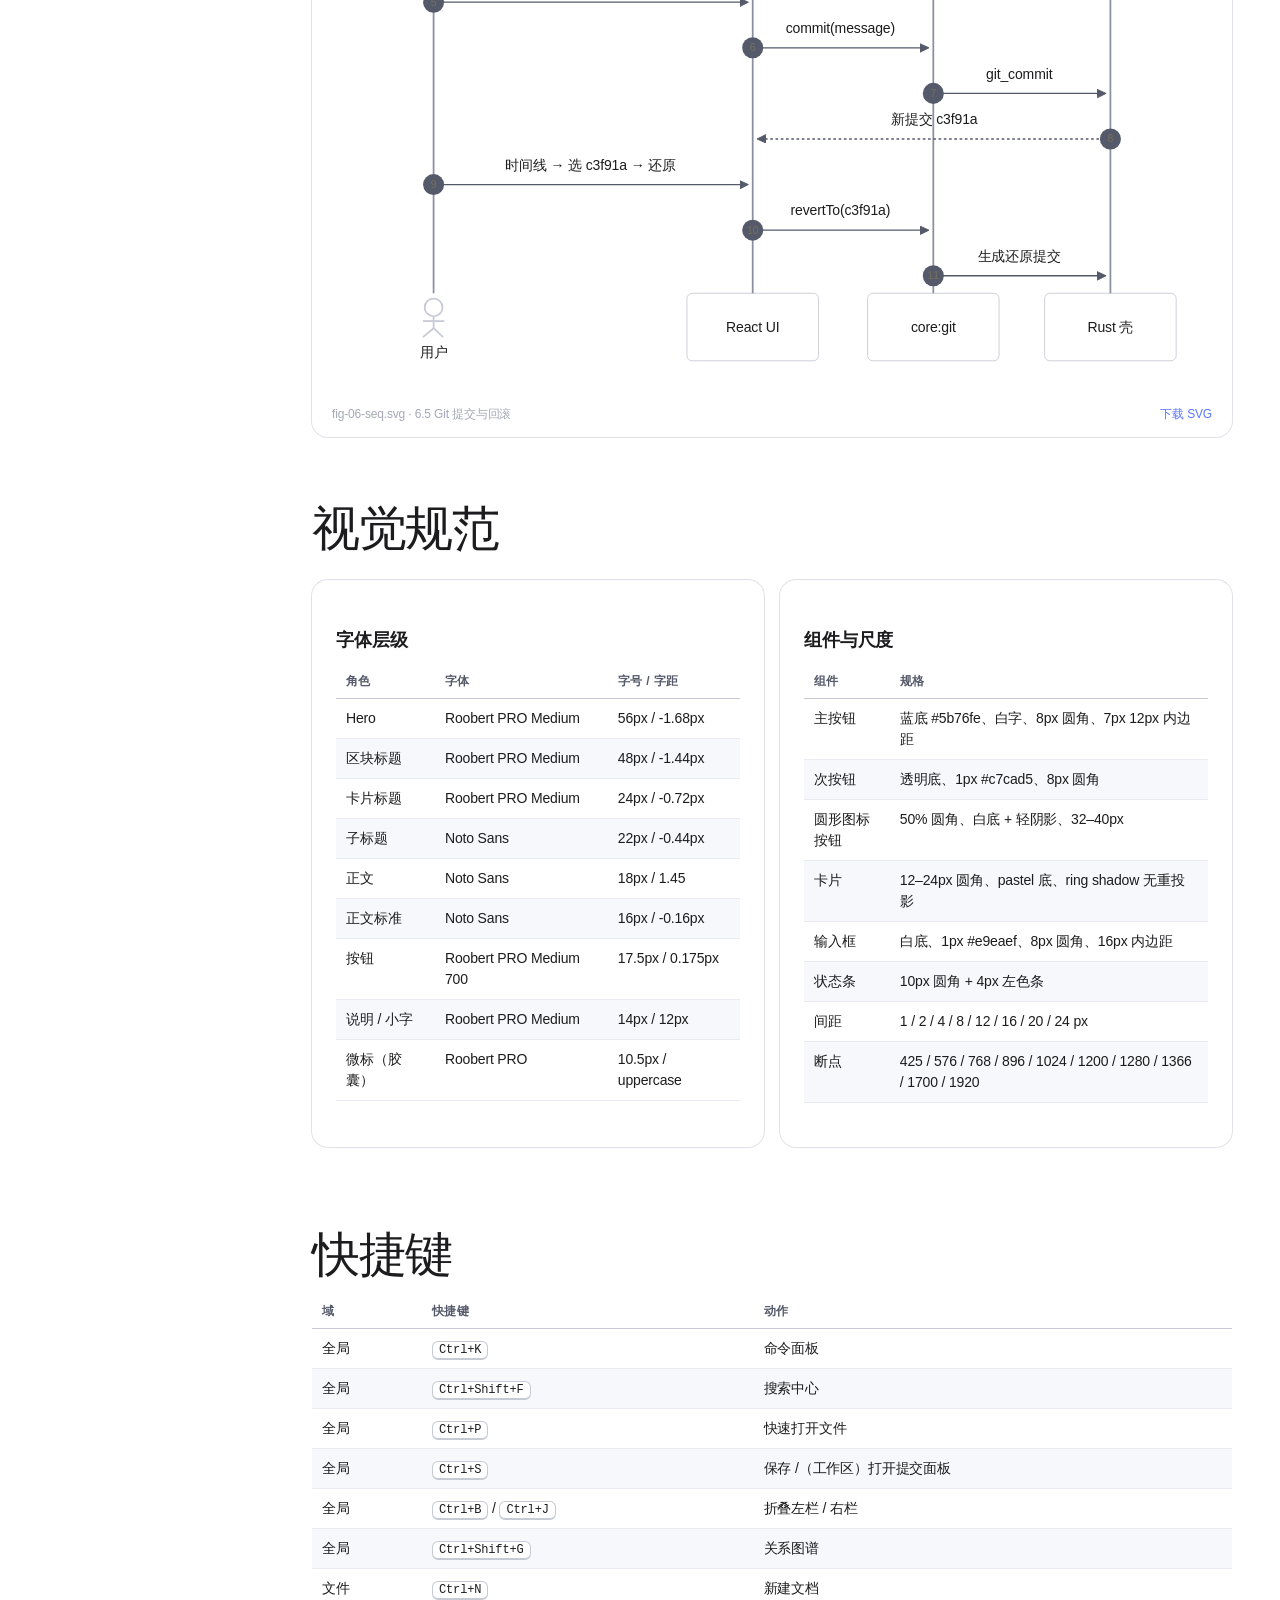
<file: docs/design/prototype.html>
<!DOCTYPE html>
<html lang="zh-CN">
<head>
<meta charset="utf-8">
<meta name="viewport" content="width=device-width,initial-scale=1">
<title>MKV 原型图册</title>
<style>
:root{
  --ink:#1c1c1e; --slate:#555a6a; --ph:#a5a8b5; --white:#ffffff;
  --blue:#5b76fe; --blue-press:#2a41b6; --ok:#00b473;
  --border:#c7cad5; --ring:rgb(224,226,232); --line:#e9eaef;
  --coral:#ffc6c6; --coral-dk:#600000; --teal:#c3faf5; --teal-dk:#187574;
  --rose:#ffd8f4; --orange:#ffe6cd; --pink:#fde0f0; --red:#fbd4d4; --red-dk:#8a2020;
  --yellow-dk:#746019; --sunken:#f7f8fb; --bar:#fbfbfd;
  --display:'Roobert PRO Medium','Noto Sans','Segoe UI','Microsoft YaHei',sans-serif;
  --body:'Noto Sans','Segoe UI','Microsoft YaHei',sans-serif;
  --mono:'Cascadia Code',Consolas,'Courier New',monospace;
}
*{box-sizing:border-box}
html{scroll-behavior:smooth}
body{margin:0;background:var(--white);color:var(--ink);font-family:var(--body);font-size:16px;line-height:1.5;letter-spacing:-.16px}
a{color:var(--blue);text-decoration:none}
a:hover{color:var(--blue-press)}
.hero{padding:56px 40px 40px;border-bottom:1px solid var(--line);background:linear-gradient(180deg,#fbfbfd 0%,#fff 100%)}
.hero h1{font-family:var(--display);font-size:56px;line-height:1.15;letter-spacing:-1.68px;font-weight:400;margin:0 0 12px}
.hero .sub{font-size:22px;line-height:1.35;letter-spacing:-.44px;color:var(--slate);max-width:880px;margin:0 0 20px}
.hero .meta{display:flex;flex-wrap:wrap;gap:8px}
.chip{border:1px solid var(--border);border-radius:20px;padding:6px 14px;font-size:13px;color:var(--slate);background:#fff}
.chip.acc{background:var(--coral);border-color:transparent;color:var(--coral-dk)}
.chip.tl{background:var(--teal);border-color:transparent;color:var(--teal-dk)}
.layout{display:grid;grid-template-columns:264px minmax(0,1fr);gap:0;align-items:start}
.toc{position:sticky;top:0;max-height:100vh;overflow:auto;padding:28px 20px;border-right:1px solid var(--line);background:var(--bar)}
.toc h4{font-family:var(--display);font-size:12px;letter-spacing:.5px;text-transform:uppercase;color:var(--ph);margin:20px 0 8px;font-weight:400}
.toc a{display:block;padding:5px 8px;border-radius:8px;color:var(--slate);font-size:13.5px}
.toc a:hover{background:var(--sunken);color:var(--ink)}
.toc a.sub{padding-left:22px;font-size:13px;color:var(--ph)}
main{padding:40px 48px 96px;max-width:1180px}
section{margin-bottom:64px;scroll-margin-top:24px}
h2{font-family:var(--display);font-size:48px;line-height:1.15;letter-spacing:-1.44px;font-weight:400;margin:0 0 8px}
h3{font-family:var(--display);font-size:24px;line-height:1.15;letter-spacing:-.72px;font-weight:400;margin:40px 0 12px}
h4{font-family:var(--display);font-size:18px;line-height:1.35;font-weight:600;margin:24px 0 8px}
p{margin:0 0 14px;color:var(--slate)}
.lead{font-size:18px;line-height:1.45;color:var(--ink)}
.card{background:#fff;border-radius:16px;box-shadow:0 0 0 1px var(--ring);padding:24px;margin:16px 0}
.shot{background:#fff;border-radius:16px;box-shadow:0 0 0 1px var(--ring);padding:12px;margin:16px 0;overflow:auto}
.shot svg{display:block;width:100%;height:auto;max-width:100%}
.shot .cap{display:flex;justify-content:space-between;align-items:center;gap:12px;padding:8px 8px 2px;color:var(--ph);font-size:12px}
.shot .cap a{font-size:12px}
table{border-collapse:collapse;width:100%;font-size:14px;margin:12px 0 20px}
th{text-align:left;font-family:var(--display);font-weight:600;font-size:12px;letter-spacing:.4px;text-transform:uppercase;color:var(--slate);border-bottom:1px solid var(--border);padding:8px 10px}
td{border-bottom:1px solid var(--line);padding:9px 10px;vertical-align:top;color:var(--ink)}
tbody tr:nth-child(even){background:var(--sunken)}
code,.mono{font-family:var(--mono);font-size:12.5px;background:var(--sunken);padding:1px 5px;border-radius:5px;color:var(--ink)}
ul{margin:0 0 14px;padding-left:20px;color:var(--slate)}
li{margin:4px 0}
.swatches{display:grid;grid-template-columns:repeat(auto-fill,minmax(168px,1fr));gap:12px;margin:16px 0}
.sw{border-radius:12px;box-shadow:0 0 0 1px var(--ring);padding:14px;min-height:84px;display:flex;flex-direction:column;justify-content:flex-end}
.sw b{font-family:var(--display);font-size:14px;font-weight:600}
.sw span{font-size:11px;opacity:.78;font-family:var(--mono)}
.grid2{display:grid;grid-template-columns:1fr 1fr;gap:16px}
.grid3{display:grid;grid-template-columns:repeat(3,1fr);gap:16px}
.note{border-radius:12px;padding:16px 18px;background:var(--teal);color:var(--teal-dk);margin:16px 0;font-size:15px}
.note.warn{background:var(--coral);color:var(--coral-dk)}
.note.plain{background:var(--sunken);color:var(--slate)}
.kbd{font-family:var(--mono);font-size:12px;border:1px solid var(--border);border-bottom-width:2px;border-radius:6px;padding:1px 6px;background:#fff}
footer{border-top:1px solid var(--line);padding:32px 48px;color:var(--ph);font-size:13px;background:var(--bar)}
@media (max-width:1024px){.layout{grid-template-columns:1fr}.toc{position:static;max-height:none;border-right:none;border-bottom:1px solid var(--line)}main{padding:28px 20px 64px}.hero{padding:36px 20px 28px}.hero h1{font-size:38px}h2{font-size:32px}}
@media print{.toc{display:none}.layout{grid-template-columns:1fr}}
</style>
</head>
<body>
<header class="hero">
  <h1>MKV 原型图册</h1>
  <p class="sub">Migrant Knowledge Vault · 低保真交互原型 + Miro 视觉规范。覆盖信息架构、11 个页面线框、页面状态矩阵、交互流程与快捷键。</p>
  <div class="meta"><span class="chip acc">Prototype v1.0</span><span class="chip ">2026-11-10</span><span class="chip ">Desktop 优先 · Windows</span><span class="chip tl">离线可看 · 自包含 HTML</span><span class="chip ">源文档：需求描述 v1.0 + 架构设计 v1.0</span></div>
</header>
<div class="layout">
  <nav class="toc"><h4>目录</h4><a href="#design-tokens">设计令牌</a>
<a href="#ia">信息架构</a>
<a href="#shell">全局骨架</a>
<a href="#pages">页面原型</a>
<a href="#p02">P-2 文件树</a>
<a href="#p03">P-3 文档工作区</a>
<a href="#p04">P-4 跨格式引用条</a>
<a href="#p05">P-5 搜索中心</a>
<a href="#p06">P-6 双链与反链</a>
<a href="#p07">P-7 关系图谱</a>
<a href="#p08">P-8 Git 时间线</a>
<a href="#p09">P-9 命令面板</a>
<a href="#p10">P-10 设置</a>
<a href="#p11">P-11 降级与异常态</a>
<a href="#states">页面状态矩阵</a>
<a href="#flows">交互流程</a>
<a href="#visual">视觉规范</a>
<a href="#shortcuts">快捷键</a></nav>
  <main>
<section id="design-tokens">
  <h2>设计令牌</h2>
  <p class="lead">Miro 设计规范落地：白色画布 + 近黑文本 + 柔和 pastel 强调 + Blue 450 交互色。规则：每屏最多 2 种 pastel 强调；状态色与品牌 pastel 不混用。</p>
  <div class="swatches">
    <div class="sw" style="background:#1c1c1e;color:#fff"><b>Near Black</b><span>#1c1c1e</span></div>
    <div class="sw" style="background:#555a6a;color:#fff"><b>Slate</b><span>#555a6a</span></div>
    <div class="sw" style="background:#ffffff;color:#1c1c1e"><b>White</b><span>#ffffff</span></div>
    <div class="sw" style="background:#5b76fe;color:#fff"><b>Blue 450</b><span>#5b76fe</span></div>
    <div class="sw" style="background:#2a41b6;color:#fff"><b>Actionable Pressed</b><span>#2a41b6</span></div>
    <div class="sw" style="background:#00b473;color:#fff"><b>Success</b><span>#00b473</span></div>
    <div class="sw" style="background:#c7cad5;color:#1c1c1e"><b>Border</b><span>#c7cad5</span></div>
    <div class="sw" style="background:#ffc6c6;color:#600000"><b>Coral</b><span>#ffc6c6</span></div>
    <div class="sw" style="background:#c3faf5;color:#187574"><b>Teal / Moss</b><span>#c3faf5</span></div>
    <div class="sw" style="background:#ffd8f4;color:#1c1c1e"><b>Rose</b><span>#ffd8f4</span></div>
    <div class="sw" style="background:#ffe6cd;color:#1c1c1e"><b>Orange</b><span>#ffe6cd</span></div>
    <div class="sw" style="background:#fde0f0;color:#1c1c1e"><b>Pink</b><span>#fde0f0</span></div>
    <div class="sw" style="background:#fbd4d4;color:#8a2020"><b>Red</b><span>#fbd4d4</span></div>
  </div>
</section>

<section id="ia">
  <h2>信息架构</h2>
  <p class="lead">单窗口六视图：工作台（默认）、搜索中心、关系图谱、版本时间线，叠加命令面板与设置。</p>
  <div class="shot"><?xml version="1.0" encoding="UTF-8"?>
<svg id="gunf3tca1bb8" width="100%" xmlns="http://www.w3.org/2000/svg" class="flowchart" style="max-width: 1889.4000244140625px;" viewBox="4 4 1889.4000244140625 459" role="graphics-document document" aria-roledescription="flowchart-v2"><style>#gunf3tca1bb8{font-family:'Roobert PRO Medium','Noto Sans','Segoe UI','Microsoft YaHei',sans-serif;font-size:14px;fill:#1c1c1e;}@keyframes edge-animation-frame{from{stroke-dashoffset:0;}}@keyframes dash{to{stroke-dashoffset:0;}}#gunf3tca1bb8 .edge-animation-slow{stroke-dasharray:9,5!important;stroke-dashoffset:900;animation:dash 50s linear infinite;stroke-linecap:round;}#gunf3tca1bb8 .edge-animation-fast{stroke-dasharray:9,5!important;stroke-dashoffset:900;animation:dash 20s linear infinite;stroke-linecap:round;}#gunf3tca1bb8 .error-icon{fill:#ffe6cd;}#gunf3tca1bb8 .error-text{fill:#001932;stroke:#001932;}#gunf3tca1bb8 .edge-thickness-normal{stroke-width:1px;}#gunf3tca1bb8 .edge-thickness-thick{stroke-width:3.5px;}#gunf3tca1bb8 .edge-pattern-solid{stroke-dasharray:0;}#gunf3tca1bb8 .edge-thickness-invisible{stroke-width:0;fill:none;}#gunf3tca1bb8 .edge-pattern-dashed{stroke-dasharray:3;}#gunf3tca1bb8 .edge-pattern-dotted{stroke-dasharray:2;}#gunf3tca1bb8 .marker{fill:#8a90a0;stroke:#8a90a0;}#gunf3tca1bb8 .marker.cross{stroke:#8a90a0;}#gunf3tca1bb8 svg{font-family:'Roobert PRO Medium','Noto Sans','Segoe UI','Microsoft YaHei',sans-serif;font-size:14px;}#gunf3tca1bb8 p{margin:0;}#gunf3tca1bb8 .label{font-family:'Roobert PRO Medium','Noto Sans','Segoe UI','Microsoft YaHei',sans-serif;color:#1c1c1e;}#gunf3tca1bb8 .cluster-label text{fill:#1c1c1e;}#gunf3tca1bb8 .cluster-label span{color:#1c1c1e;}#gunf3tca1bb8 .cluster-label span p{background-color:transparent;}#gunf3tca1bb8 .label text,#gunf3tca1bb8 span{fill:#1c1c1e;color:#1c1c1e;}#gunf3tca1bb8 .node rect,#gunf3tca1bb8 .node circle,#gunf3tca1bb8 .node ellipse,#gunf3tca1bb8 .node polygon,#gunf3tca1bb8 .node path{fill:#ffffff;stroke:#c7cad5;stroke-width:1px;}#gunf3tca1bb8 .rough-node .label text,#gunf3tca1bb8 .node .label text,#gunf3tca1bb8 .image-shape .label,#gunf3tca1bb8 .icon-shape .label{text-anchor:middle;}#gunf3tca1bb8 .node .katex path{fill:#000;stroke:#000;stroke-width:1px;}#gunf3tca1bb8 .rough-node .label,#gunf3tca1bb8 .node .label,#gunf3tca1bb8 .image-shape .label,#gunf3tca1bb8 .icon-shape .label{text-align:center;}#gunf3tca1bb8 .node.clickable{cursor:pointer;}#gunf3tca1bb8 .root .anchor path{fill:#8a90a0!important;stroke-width:0;stroke:#8a90a0;}#gunf3tca1bb8 .arrowheadPath{fill:#000000;}#gunf3tca1bb8 .edgePaths .path{stroke:#8a90a0;stroke-width:1px;}#gunf3tca1bb8 .flowchart-link{stroke:#8a90a0;fill:none;}#gunf3tca1bb8 .edgeLabel{background-color:#ffffff;text-align:center;}#gunf3tca1bb8 .edgeLabel p{background-color:#ffffff;}#gunf3tca1bb8 .edgeLabel rect{opacity:0.5;background-color:#ffffff;fill:#ffffff;}#gunf3tca1bb8 .labelBkg{background-color:rgba(255, 255, 255, 0.5);}#gunf3tca1bb8 .cluster rect{fill:#fbfbfd;stroke:#e9eaef;stroke-width:1px;}#gunf3tca1bb8 .cluster text{fill:#1c1c1e;}#gunf3tca1bb8 .cluster span{color:#1c1c1e;}#gunf3tca1bb8 .node .collapsed-indicator{fill:#e9eaef;stroke:none;opacity:0.6;}#gunf3tca1bb8 .node .collapsed-separator{stroke:#e9eaef;stroke-width:0.75px;}#gunf3tca1bb8 div.mermaidTooltip{position:absolute;text-align:center;max-width:200px;padding:2px;font-family:'Roobert PRO Medium','Noto Sans','Segoe UI','Microsoft YaHei',sans-serif;font-size:12px;background:#ffe6cd;border:1px solid #e8853a;border-radius:2px;pointer-events:none;z-index:100;}#gunf3tca1bb8 .flowchartTitleText{text-anchor:middle;font-size:18px;fill:#1c1c1e;}#gunf3tca1bb8 rect.text{fill:none;stroke-width:0;}#gunf3tca1bb8 .icon-shape,#gunf3tca1bb8 .image-shape{background-color:#ffffff;text-align:center;}#gunf3tca1bb8 .icon-shape p,#gunf3tca1bb8 .image-shape p{background-color:#ffffff;padding:2px;}#gunf3tca1bb8 .icon-shape .label rect,#gunf3tca1bb8 .image-shape .label rect{opacity:0.5;background-color:#ffffff;fill:#ffffff;}#gunf3tca1bb8 .label-icon{display:inline-block;height:1em;overflow:visible;vertical-align:-0.125em;}#gunf3tca1bb8 .node .label-icon path{fill:currentColor;stroke:revert;stroke-width:revert;}#gunf3tca1bb8 .node .neo-node{stroke:#c7cad5;}#gunf3tca1bb8 [data-look="neo"].node rect,#gunf3tca1bb8 [data-look="neo"].cluster rect,#gunf3tca1bb8 [data-look="neo"].node polygon{stroke:#c7cad5;filter:drop-shadow( 1px 2px 2px rgba(185,185,185,1));}#gunf3tca1bb8 [data-look="neo"].swimlane.cluster rect{filter:none;}#gunf3tca1bb8 [data-look="neo"].node path{stroke:#c7cad5;stroke-width:1px;}#gunf3tca1bb8 [data-look="neo"].node .outer-path{filter:drop-shadow( 1px 2px 2px rgba(185,185,185,1));}#gunf3tca1bb8 [data-look="neo"].node .neo-line path{stroke:#c7cad5;filter:none;}#gunf3tca1bb8 [data-look="neo"].node circle{stroke:#c7cad5;filter:drop-shadow( 1px 2px 2px rgba(185,185,185,1));}#gunf3tca1bb8 [data-look="neo"].node circle .state-start{fill:#000000;}#gunf3tca1bb8 [data-look="neo"].icon-shape .icon{fill:#c7cad5;filter:drop-shadow( 1px 2px 2px rgba(185,185,185,1));}#gunf3tca1bb8 [data-look="neo"].icon-shape .icon-neo path{stroke:#c7cad5;filter:drop-shadow( 1px 2px 2px rgba(185,185,185,1));}#gunf3tca1bb8 :root{--mermaid-font-family:"trebuchet ms",verdana,arial,sans-serif;}</style><g><marker id="gunf3tca1bb8_flowchart-v2-pointEnd" class="marker flowchart-v2" viewBox="0 0 10 10" refX="5" refY="5" markerUnits="userSpaceOnUse" markerWidth="8" markerHeight="8" orient="auto"><path d="M 0 0 L 10 5 L 0 10 z" class="arrowMarkerPath" style="stroke-width: 1; stroke-dasharray: 1, 0;"></path></marker><marker id="gunf3tca1bb8_flowchart-v2-pointStart" class="marker flowchart-v2" viewBox="0 0 10 10" refX="4.5" refY="5" markerUnits="userSpaceOnUse" markerWidth="8" markerHeight="8" orient="auto"><path d="M 0 5 L 10 10 L 10 0 z" class="arrowMarkerPath" style="stroke-width: 1; stroke-dasharray: 1, 0;"></path></marker><marker id="gunf3tca1bb8_flowchart-v2-pointEnd-margin" class="marker flowchart-v2" viewBox="0 0 11.5 14" refX="11.5" refY="7" markerUnits="userSpaceOnUse" markerWidth="10.5" markerHeight="14" orient="auto"><path d="M 0 0 L 11.5 7 L 0 14 z" class="arrowMarkerPath" style="stroke-width: 0; stroke-dasharray: 1, 0;"></path></marker><marker id="gunf3tca1bb8_flowchart-v2-pointStart-margin" class="marker flowchart-v2" viewBox="0 0 11.5 14" refX="1" refY="7" markerUnits="userSpaceOnUse" markerWidth="11.5" markerHeight="14" orient="auto"><polygon points="0,7 11.5,14 11.5,0" class="arrowMarkerPath" style="stroke-width: 0; stroke-dasharray: 1, 0;"></polygon></marker><marker id="gunf3tca1bb8_flowchart-v2-circleEnd" class="marker flowchart-v2" viewBox="0 0 10 10" refX="11" refY="5" markerUnits="userSpaceOnUse" markerWidth="11" markerHeight="11" orient="auto"><circle cx="5" cy="5" r="5" class="arrowMarkerPath" style="stroke-width: 1; stroke-dasharray: 1, 0;"></circle></marker><marker id="gunf3tca1bb8_flowchart-v2-circleStart" class="marker flowchart-v2" viewBox="0 0 10 10" refX="-1" refY="5" markerUnits="userSpaceOnUse" markerWidth="11" markerHeight="11" orient="auto"><circle cx="5" cy="5" r="5" class="arrowMarkerPath" style="stroke-width: 1; stroke-dasharray: 1, 0;"></circle></marker><marker id="gunf3tca1bb8_flowchart-v2-circleEnd-margin" class="marker flowchart-v2" viewBox="0 0 10 10" refY="5" refX="12.25" markerUnits="userSpaceOnUse" markerWidth="14" markerHeight="14" orient="auto"><circle cx="5" cy="5" r="5" class="arrowMarkerPath" style="stroke-width: 0; stroke-dasharray: 1, 0;"></circle></marker><marker id="gunf3tca1bb8_flowchart-v2-circleStart-margin" class="marker flowchart-v2" viewBox="0 0 10 10" refX="-2" refY="5" markerUnits="userSpaceOnUse" markerWidth="14" markerHeight="14" orient="auto"><circle cx="5" cy="5" r="5" class="arrowMarkerPath" style="stroke-width: 0; stroke-dasharray: 1, 0;"></circle></marker><marker id="gunf3tca1bb8_flowchart-v2-crossEnd" class="marker cross flowchart-v2" viewBox="0 0 11 11" refX="12" refY="5.2" markerUnits="userSpaceOnUse" markerWidth="11" markerHeight="11" orient="auto"><path d="M 1,1 l 9,9 M 10,1 l -9,9" class="arrowMarkerPath" style="stroke-width: 2; stroke-dasharray: 1, 0;"></path></marker><marker id="gunf3tca1bb8_flowchart-v2-crossStart" class="marker cross flowchart-v2" viewBox="0 0 11 11" refX="-1" refY="5.2" markerUnits="userSpaceOnUse" markerWidth="11" markerHeight="11" orient="auto"><path d="M 1,1 l 9,9 M 10,1 l -9,9" class="arrowMarkerPath" style="stroke-width: 2; stroke-dasharray: 1, 0;"></path></marker><marker id="gunf3tca1bb8_flowchart-v2-crossEnd-margin" class="marker cross flowchart-v2" viewBox="0 0 15 15" refX="17.7" refY="7.5" markerUnits="userSpaceOnUse" markerWidth="12" markerHeight="12" orient="auto"><path d="M 1,1 L 14,14 M 1,14 L 14,1" class="arrowMarkerPath" style="stroke-width: 2.5;"></path></marker><marker id="gunf3tca1bb8_flowchart-v2-crossStart-margin" class="marker cross flowchart-v2" viewBox="0 0 15 15" refX="-3.5" refY="7.5" markerUnits="userSpaceOnUse" markerWidth="12" markerHeight="12" orient="auto"><path d="M 1,1 L 14,14 M 1,14 L 14,1" class="arrowMarkerPath" style="stroke-width: 2.5; stroke-dasharray: 1, 0;"></path></marker><g class="root"><g class="clusters"></g><g class="edges edgePaths"><path d="M994.257142857143,78L994.257142857143,90.92893218813452Q994.257142857143,98 987.1860750452774,98L280.47106781186557,98Q273.4000000000001,98 273.4000000000001,105.07106781186548L273.4000000000001,154" id="gunf3tca1bb8-L_APP_WORK_0" class=" edge-thickness-normal edge-pattern-solid edge-thickness-normal edge-pattern-solid flowchart-link" style="stroke-dasharray: 0 0 787.5289916992188 4; stroke-dashoffset: 0;;" data-edge="true" data-et="edge" data-id="L_APP_WORK_0" data-points="W3sieCI6OTk0LjI1NzE0Mjg1NzE0MywieSI6Nzh9LHsieCI6OTk0LjI1NzE0Mjg1NzE0MywieSI6OTh9LHsieCI6MjczLjQwMDAwMDAwMDAwMDEsInkiOjk4fSx7IngiOjI3My40MDAwMDAwMDAwMDAxLCJ5IjoxNTh9XQ==" data-look="neo" marker-end="url(#gunf3tca1bb8_flowchart-v2-pointEnd-margin)"></path><path d="M1013.1142857142858,78L1013.1142857142858,110.92893218813452Q1013.1142857142858,118 1006.0432179024203,118L760.4710678118656,118Q753.4000000000001,118 753.4000000000001,125.07106781186548L753.4000000000001,154" id="gunf3tca1bb8-L_APP_SEARCH_0" class=" edge-thickness-normal edge-pattern-solid edge-thickness-normal edge-pattern-solid flowchart-link" style="stroke-dasharray: 0 0 326.3859558105469 4; stroke-dashoffset: 0;;" data-edge="true" data-et="edge" data-id="L_APP_SEARCH_0" data-points="W3sieCI6MTAxMy4xMTQyODU3MTQyODU4LCJ5Ijo3OH0seyJ4IjoxMDEzLjExNDI4NTcxNDI4NTgsInkiOjExOH0seyJ4Ijo3NTMuNDAwMDAwMDAwMDAwMSwieSI6MTE4fSx7IngiOjc1My40MDAwMDAwMDAwMDAxLCJ5IjoxNTh9XQ==" data-look="neo" marker-end="url(#gunf3tca1bb8_flowchart-v2-pointEnd-margin)"></path><path d="M1031.9714285714285,78L1031.9714285714285,130.92893218813452Q1031.9714285714285,138 1024.900360759563,138L952.4710678118656,138Q945.4000000000001,138 945.4000000000001,145.07106781186548L945.4000000000001,154" id="gunf3tca1bb8-L_APP_GRAPH_0" class=" edge-thickness-normal edge-pattern-solid edge-thickness-normal edge-pattern-solid flowchart-link" style="stroke-dasharray: 0 0 153.24310302734375 4; stroke-dashoffset: 0;;" data-edge="true" data-et="edge" data-id="L_APP_GRAPH_0" data-points="W3sieCI6MTAzMS45NzE0Mjg1NzE0Mjg1LCJ5Ijo3OH0seyJ4IjoxMDMxLjk3MTQyODU3MTQyODUsInkiOjEzOH0seyJ4Ijo5NDUuNDAwMDAwMDAwMDAwMSwieSI6MTM4fSx7IngiOjk0NS40MDAwMDAwMDAwMDAxLCJ5IjoxNTh9XQ==" data-look="neo" marker-end="url(#gunf3tca1bb8_flowchart-v2-pointEnd-margin)"></path><path d="M1050.8285714285716,78L1050.8285714285716,130.92893218813452Q1050.8285714285716,138 1057.8996392404372,138L1130.3289321881346,138Q1137.4,138 1137.4,145.07106781186548L1137.4,154" id="gunf3tca1bb8-L_APP_HISTORY_0" class=" edge-thickness-normal edge-pattern-solid edge-thickness-normal edge-pattern-solid flowchart-link" style="stroke-dasharray: 0 0 153.24319458007812 4; stroke-dashoffset: 0;;" data-edge="true" data-et="edge" data-id="L_APP_HISTORY_0" data-points="W3sieCI6MTA1MC44Mjg1NzE0Mjg1NzE2LCJ5Ijo3OH0seyJ4IjoxMDUwLjgyODU3MTQyODU3MTYsInkiOjEzOH0seyJ4IjoxMTM3LjQsInkiOjEzOH0seyJ4IjoxMTM3LjQsInkiOjE1OH1d" data-look="neo" marker-end="url(#gunf3tca1bb8_flowchart-v2-pointEnd-margin)"></path><path d="M1069.6857142857143,78L1069.6857142857143,110.92893218813452Q1069.6857142857143,118 1076.7567820975798,118L1322.3289321881346,118Q1329.4,118 1329.4,125.07106781186548L1329.4,154" id="gunf3tca1bb8-L_APP_CMD_0" class=" edge-thickness-normal edge-pattern-solid edge-thickness-normal edge-pattern-solid flowchart-link" style="stroke-dasharray: 0 0 326.38604736328125 4; stroke-dashoffset: 0;;" data-edge="true" data-et="edge" data-id="L_APP_CMD_0" data-points="W3sieCI6MTA2OS42ODU3MTQyODU3MTQzLCJ5Ijo3OH0seyJ4IjoxMDY5LjY4NTcxNDI4NTcxNDMsInkiOjExOH0seyJ4IjoxMzI5LjQsInkiOjExOH0seyJ4IjoxMzI5LjQsInkiOjE1OH1d" data-look="neo" marker-end="url(#gunf3tca1bb8_flowchart-v2-pointEnd-margin)"></path><path d="M1088.5428571428572,78L1088.5428571428572,90.92893218813452Q1088.5428571428572,98 1095.6139249547227,98L1514.3289321881346,98Q1521.4,98 1521.4,105.07106781186548L1521.4,154" id="gunf3tca1bb8-L_APP_SET_0" class=" edge-thickness-normal edge-pattern-solid edge-thickness-normal edge-pattern-solid flowchart-link" style="stroke-dasharray: 0 0 499.52911376953125 4; stroke-dashoffset: 0;;" data-edge="true" data-et="edge" data-id="L_APP_SET_0" data-points="W3sieCI6MTA4OC41NDI4NTcxNDI4NTcyLCJ5Ijo3OH0seyJ4IjoxMDg4LjU0Mjg1NzE0Mjg1NzIsInkiOjk4fSx7IngiOjE1MjEuNCwieSI6OTh9LHsieCI6MTUyMS40LCJ5IjoxNTh9XQ==" data-look="neo" marker-end="url(#gunf3tca1bb8_flowchart-v2-pointEnd-margin)"></path><path d="M240.4000000000001,224L240.4000000000001,236.92893218813452Q240.4000000000001,244 233.32893218813462,244L95.07106781186548,244Q88,244 88,251.07106781186548L88,280" id="gunf3tca1bb8-L_WORK_TREE_0" class=" edge-thickness-normal edge-pattern-solid edge-thickness-normal edge-pattern-solid flowchart-link" style="stroke-dasharray: 0 0 199.0717010498047 4; stroke-dashoffset: 0;;" data-edge="true" data-et="edge" data-id="L_WORK_TREE_0" data-points="W3sieCI6MjQwLjQwMDAwMDAwMDAwMDEsInkiOjIyNH0seyJ4IjoyNDAuNDAwMDAwMDAwMDAwMSwieSI6MjQ0fSx7IngiOjg4LCJ5IjoyNDR9LHsieCI6ODgsInkiOjI4NH1d" data-look="neo" marker-end="url(#gunf3tca1bb8_flowchart-v2-pointEnd-margin)"></path><path d="M273.4000000000001,224L273.4000000000001,240.70000000000005Q273.4000000000001,244 276.70000000000005,244L276.70000000000005,244Q280,244 280,247.29999999999995L280,280" id="gunf3tca1bb8-L_WORK_TABS_0" class=" edge-thickness-normal edge-pattern-solid edge-thickness-normal edge-pattern-solid flowchart-link" style="stroke-dasharray: 0 0 56.11335754394531 4; stroke-dashoffset: 0;;" data-edge="true" data-et="edge" data-id="L_WORK_TABS_0" data-points="W3sieCI6MjczLjQwMDAwMDAwMDAwMDEsInkiOjIyNH0seyJ4IjoyNzMuNDAwMDAwMDAwMDAwMSwieSI6MjQ0fSx7IngiOjI4MCwieSI6MjQ0fSx7IngiOjI4MCwieSI6Mjg0fV0=" data-look="neo" marker-end="url(#gunf3tca1bb8_flowchart-v2-pointEnd-margin)"></path><path d="M306.4000000000001,224L306.4000000000001,236.92893218813452Q306.4000000000001,244 313.47106781186557,244L464.9289321881345,244Q472,244 472,251.07106781186548L472,296.8" id="gunf3tca1bb8-L_WORK_RIGHT_0" class=" edge-thickness-normal edge-pattern-solid edge-thickness-normal edge-pattern-solid flowchart-link" style="stroke-dasharray: 0 0 229.0717315673828 4; stroke-dashoffset: 0;;" data-edge="true" data-et="edge" data-id="L_WORK_RIGHT_0" data-points="W3sieCI6MzA2LjQwMDAwMDAwMDAwMDEsInkiOjIyNH0seyJ4IjozMDYuNDAwMDAwMDAwMDAwMSwieSI6MjQ0fSx7IngiOjQ3MiwieSI6MjQ0fSx7IngiOjQ3MiwieSI6MzAwLjh9XQ==" data-look="neo" marker-end="url(#gunf3tca1bb8_flowchart-v2-pointEnd-margin)"></path><path d="M432.4000000000001,345.8L432.4000000000001,362.9289321881345Q432.4000000000001,370 425.3289321881346,370L184.47106781186557,370Q177.4000000000001,370 177.4000000000001,377.0710678118655L177.4000000000001,406" id="gunf3tca1bb8-L_RIGHT_OUTLINE_0" class=" edge-thickness-normal edge-pattern-solid edge-thickness-normal edge-pattern-solid flowchart-link" style="stroke-dasharray: 0 0 305.8717346191406 4; stroke-dashoffset: 0;;" data-edge="true" data-et="edge" data-id="L_RIGHT_OUTLINE_0" data-points="W3sieCI6NDMyLjQwMDAwMDAwMDAwMDEsInkiOjM0NS44fSx7IngiOjQzMi40MDAwMDAwMDAwMDAxLCJ5IjozNzB9LHsieCI6MTc3LjQwMDAwMDAwMDAwMDEsInkiOjM3MH0seyJ4IjoxNzcuNDAwMDAwMDAwMDAwMSwieSI6NDEwfV0=" data-look="neo" marker-end="url(#gunf3tca1bb8_flowchart-v2-pointEnd-margin)"></path><path d="M458.79999999999995,345.8L458.79999999999995,382.9289321881345Q458.79999999999995,390 451.7289321881345,390L376.47106781186557,390Q369.4000000000001,390 369.4000000000001,397.0710678118655L369.4000000000001,406" id="gunf3tca1bb8-L_RIGHT_BACKLINK_0" class=" edge-thickness-normal edge-pattern-solid edge-thickness-normal edge-pattern-solid flowchart-link" style="stroke-dasharray: 0 0 140.271728515625 4; stroke-dashoffset: 0;;" data-edge="true" data-et="edge" data-id="L_RIGHT_BACKLINK_0" data-points="W3sieCI6NDU4Ljc5OTk5OTk5OTk5OTk1LCJ5IjozNDUuOH0seyJ4Ijo0NTguNzk5OTk5OTk5OTk5OTUsInkiOjM5MH0seyJ4IjozNjkuNDAwMDAwMDAwMDAwMSwieSI6MzkwfSx7IngiOjM2OS40MDAwMDAwMDAwMDAxLCJ5Ijo0MTB9XQ==" data-look="neo" marker-end="url(#gunf3tca1bb8_flowchart-v2-pointEnd-margin)"></path><path d="M485.20000000000005,345.8L485.20000000000005,382.9289321881345Q485.20000000000005,390 492.2710678118655,390L554.3289321881346,390Q561.4000000000001,390 561.4000000000001,397.0710678118655L561.4000000000001,406" id="gunf3tca1bb8-L_RIGHT_REFS_0" class=" edge-thickness-normal edge-pattern-solid edge-thickness-normal edge-pattern-solid flowchart-link" style="stroke-dasharray: 0 0 127.07171630859375 4; stroke-dashoffset: 0;;" data-edge="true" data-et="edge" data-id="L_RIGHT_REFS_0" data-points="W3sieCI6NDg1LjIwMDAwMDAwMDAwMDA1LCJ5IjozNDUuOH0seyJ4Ijo0ODUuMjAwMDAwMDAwMDAwMDUsInkiOjM5MH0seyJ4Ijo1NjEuNDAwMDAwMDAwMDAwMSwieSI6MzkwfSx7IngiOjU2MS40MDAwMDAwMDAwMDAxLCJ5Ijo0MTB9XQ==" data-look="neo" marker-end="url(#gunf3tca1bb8_flowchart-v2-pointEnd-margin)"></path><path d="M511.5999999999999,345.8L511.5999999999999,362.9289321881345Q511.5999999999999,370 518.6710678118654,370L746.3289321881346,370Q753.4000000000001,370 753.4000000000001,377.0710678118655L753.4000000000001,406" id="gunf3tca1bb8-L_RIGHT_REV_0" class=" edge-thickness-normal edge-pattern-solid edge-thickness-normal edge-pattern-solid flowchart-link" style="stroke-dasharray: 0 0 292.67169189453125 4; stroke-dashoffset: 0;;" data-edge="true" data-et="edge" data-id="L_RIGHT_REV_0" data-points="W3sieCI6NTExLjU5OTk5OTk5OTk5OTksInkiOjM0NS44fSx7IngiOjUxMS41OTk5OTk5OTk5OTk5LCJ5IjozNzB9LHsieCI6NzUzLjQwMDAwMDAwMDAwMDEsInkiOjM3MH0seyJ4Ijo3NTMuNDAwMDAwMDAwMDAwMSwieSI6NDEwfV0=" data-look="neo" marker-end="url(#gunf3tca1bb8_flowchart-v2-pointEnd-margin)"></path><path d="M731.4000000000001,224L731.4000000000001,236.92893218813452Q731.4000000000001,244 724.3289321881346,244L671.0710678118655,244Q664,244 664,251.07106781186548L664,280" id="gunf3tca1bb8-L_SEARCH_FILTER_0" class=" edge-thickness-normal edge-pattern-solid edge-thickness-normal edge-pattern-solid flowchart-link" style="stroke-dasharray: 0 0 114.07172393798828 4; stroke-dashoffset: 0;;" data-edge="true" data-et="edge" data-id="L_SEARCH_FILTER_0" data-points="W3sieCI6NzMxLjQwMDAwMDAwMDAwMDEsInkiOjIyNH0seyJ4Ijo3MzEuNDAwMDAwMDAwMDAwMSwieSI6MjQ0fSx7IngiOjY2NCwieSI6MjQ0fSx7IngiOjY2NCwieSI6Mjg0fV0=" data-look="neo" marker-end="url(#gunf3tca1bb8_flowchart-v2-pointEnd-margin)"></path><path d="M775.4000000000001,224L775.4000000000001,236.92893218813452Q775.4000000000001,244 782.4710678118656,244L848.9289321881345,244Q856,244 856,251.07106781186548L856,280" id="gunf3tca1bb8-L_SEARCH_HITS_0" class=" edge-thickness-normal edge-pattern-solid edge-thickness-normal edge-pattern-solid flowchart-link" style="stroke-dasharray: 0 0 127.27169799804688 4; stroke-dashoffset: 0;;" data-edge="true" data-et="edge" data-id="L_SEARCH_HITS_0" data-points="W3sieCI6Nzc1LjQwMDAwMDAwMDAwMDEsInkiOjIyNH0seyJ4Ijo3NzUuNDAwMDAwMDAwMDAwMSwieSI6MjQ0fSx7IngiOjg1NiwieSI6MjQ0fSx7IngiOjg1NiwieSI6Mjg0fV0=" data-look="neo" marker-end="url(#gunf3tca1bb8_flowchart-v2-pointEnd-margin)"></path><path d="M1481.8000000000002,224L1481.8000000000002,236.92893218813452Q1481.8000000000002,244 1474.7289321881346,244L1240.4710678118656,244Q1233.4,244 1233.4,251.07106781186548L1233.4,280" id="gunf3tca1bb8-L_SET_S_PUB_0" class=" edge-thickness-normal edge-pattern-solid edge-thickness-normal edge-pattern-solid flowchart-link" style="stroke-dasharray: 0 0 295.0716857910156 4; stroke-dashoffset: 0;;" data-edge="true" data-et="edge" data-id="L_SET_S_PUB_0" data-points="W3sieCI6MTQ4MS44MDAwMDAwMDAwMDAyLCJ5IjoyMjR9LHsieCI6MTQ4MS44MDAwMDAwMDAwMDAyLCJ5IjoyNDR9LHsieCI6MTIzMy40LCJ5IjoyNDR9LHsieCI6MTIzMy40LCJ5IjoyODR9XQ==" data-look="neo" marker-end="url(#gunf3tca1bb8_flowchart-v2-pointEnd-margin)"></path><path d="M1508.2,224L1508.2,256.9289321881345Q1508.2,264 1501.1289321881345,264L1432.4710678118656,264Q1425.4,264 1425.4,271.0710678118655L1425.4,280" id="gunf3tca1bb8-L_SET_S_GIT_0" class=" edge-thickness-normal edge-pattern-solid edge-thickness-normal edge-pattern-solid flowchart-link" style="stroke-dasharray: 0 0 129.47158813476562 4; stroke-dashoffset: 0;;" data-edge="true" data-et="edge" data-id="L_SET_S_GIT_0" data-points="W3sieCI6MTUwOC4yLCJ5IjoyMjR9LHsieCI6MTUwOC4yLCJ5IjoyNjR9LHsieCI6MTQyNS40LCJ5IjoyNjR9LHsieCI6MTQyNS40LCJ5IjoyODR9XQ==" data-look="neo" marker-end="url(#gunf3tca1bb8_flowchart-v2-pointEnd-margin)"></path><path d="M1534.6000000000001,224L1534.6000000000001,256.9289321881345Q1534.6000000000001,264 1541.6710678118657,264L1610.3289321881346,264Q1617.4,264 1617.4,271.0710678118655L1617.4,280" id="gunf3tca1bb8-L_SET_S_IDX_0" class=" edge-thickness-normal edge-pattern-solid edge-thickness-normal edge-pattern-solid flowchart-link" style="stroke-dasharray: 0 0 129.47198486328125 4; stroke-dashoffset: 0;;" data-edge="true" data-et="edge" data-id="L_SET_S_IDX_0" data-points="W3sieCI6MTUzNC42MDAwMDAwMDAwMDAxLCJ5IjoyMjR9LHsieCI6MTUzNC42MDAwMDAwMDAwMDAxLCJ5IjoyNjR9LHsieCI6MTYxNy40LCJ5IjoyNjR9LHsieCI6MTYxNy40LCJ5IjoyODR9XQ==" data-look="neo" marker-end="url(#gunf3tca1bb8_flowchart-v2-pointEnd-margin)"></path><path d="M1561,224L1561,236.92893218813452Q1561,244 1568.0710678118655,244L1802.3289321881346,244Q1809.4,244 1809.4,251.07106781186548L1809.4,280" id="gunf3tca1bb8-L_SET_S_UI_0" class=" edge-thickness-normal edge-pattern-solid edge-thickness-normal edge-pattern-solid flowchart-link" style="stroke-dasharray: 0 0 295.0719299316406 4; stroke-dashoffset: 0;;" data-edge="true" data-et="edge" data-id="L_SET_S_UI_0" data-points="W3sieCI6MTU2MSwieSI6MjI0fSx7IngiOjE1NjEsInkiOjI0NH0seyJ4IjoxODA5LjQsInkiOjI0NH0seyJ4IjoxODA5LjQsInkiOjI4NH1d" data-look="neo" marker-end="url(#gunf3tca1bb8_flowchart-v2-pointEnd-margin)"></path></g><g class="edgeLabels"></g><g class="nodes"><g class="node default  " id="gunf3tca1bb8-flowchart-APP-0" data-look="neo" transform="translate(1041.4, 45)"><rect class="basic label-container" style="" x="-76" y="-33" width="152" height="66"></rect><g class="label" style="" transform="translate(-60, -21)"><rect></rect><foreignObject width="120" height="42"><div xmlns="http://www.w3.org/1999/xhtml" style="display: table; white-space: nowrap; line-height: 1.5; max-width: 120px; text-align: center; width: 120px;"><span class="nodeLabel "><p>MKV 桌面端<br/>单窗口 · 三栏</p></span></div></foreignObject></g></g><g class="node default  " id="gunf3tca1bb8-flowchart-WORK-2" data-look="neo" transform="translate(273.4000000000001, 191)"><rect class="basic label-container" style="" x="-76" y="-33" width="152" height="66"></rect><g class="label" style="" transform="translate(-60, -21)"><rect></rect><foreignObject width="120" height="42"><div xmlns="http://www.w3.org/1999/xhtml" style="display: table; white-space: nowrap; line-height: 1.5; max-width: 120px; text-align: center; width: 120px;"><span class="nodeLabel "><p>工作台<br/>Workbench</p></span></div></foreignObject></g></g><g class="node default  " id="gunf3tca1bb8-flowchart-SEARCH-4" data-look="neo" transform="translate(753.4000000000001, 191)"><rect class="basic label-container" style="" x="-76" y="-33" width="152" height="66"></rect><g class="label" style="" transform="translate(-60, -21)"><rect></rect><foreignObject width="120" height="42"><div xmlns="http://www.w3.org/1999/xhtml" style="display: table; white-space: nowrap; line-height: 1.5; max-width: 120px; text-align: center; width: 120px;"><span class="nodeLabel "><p>搜索中心<br/>Search</p></span></div></foreignObject></g></g><g class="node default  " id="gunf3tca1bb8-flowchart-GRAPH-6" data-look="neo" transform="translate(945.4000000000001, 191)"><rect class="basic label-container" style="" x="-76" y="-33" width="152" height="66"></rect><g class="label" style="" transform="translate(-60, -21)"><rect></rect><foreignObject width="120" height="42"><div xmlns="http://www.w3.org/1999/xhtml" style="display: table; white-space: nowrap; line-height: 1.5; max-width: 120px; text-align: center; width: 120px;"><span class="nodeLabel "><p>关系图谱<br/>Graph</p></span></div></foreignObject></g></g><g class="node default  " id="gunf3tca1bb8-flowchart-HISTORY-8" data-look="neo" transform="translate(1137.4, 191)"><rect class="basic label-container" style="" x="-76" y="-33" width="152" height="66"></rect><g class="label" style="" transform="translate(-60, -21)"><rect></rect><foreignObject width="120" height="42"><div xmlns="http://www.w3.org/1999/xhtml" style="display: table; white-space: nowrap; line-height: 1.5; max-width: 120px; text-align: center; width: 120px;"><span class="nodeLabel "><p>版本时间线<br/>History</p></span></div></foreignObject></g></g><g class="node default  " id="gunf3tca1bb8-flowchart-CMD-10" data-look="neo" transform="translate(1329.4, 191)"><rect class="basic label-container" style="" x="-76" y="-33" width="152" height="66"></rect><g class="label" style="" transform="translate(-60, -21)"><rect></rect><foreignObject width="120" height="42"><div xmlns="http://www.w3.org/1999/xhtml" style="display: table; white-space: nowrap; line-height: 1.5; max-width: 120px; text-align: center; width: 120px;"><span class="nodeLabel "><p>命令面板<br/>Command Palette</p></span></div></foreignObject></g></g><g class="node default  " id="gunf3tca1bb8-flowchart-SET-12" data-look="neo" transform="translate(1521.4, 191)"><rect class="basic label-container" style="" x="-76" y="-33" width="152" height="66"></rect><g class="label" style="" transform="translate(-60, -21)"><rect></rect><foreignObject width="120" height="42"><div xmlns="http://www.w3.org/1999/xhtml" style="display: table; white-space: nowrap; line-height: 1.5; max-width: 120px; text-align: center; width: 120px;"><span class="nodeLabel "><p>设置<br/>Settings</p></span></div></foreignObject></g></g><g class="node default  " id="gunf3tca1bb8-flowchart-TREE-14" data-look="neo" transform="translate(88, 306.5)"><rect class="basic label-container" style="" x="-76" y="-22.5" width="152" height="45"></rect><g class="label" style="" transform="translate(-60, -10.5)"><rect></rect><foreignObject width="120" height="21"><div xmlns="http://www.w3.org/1999/xhtml" style="display: table; white-space: nowrap; line-height: 1.5; max-width: 120px; text-align: center; width: 120px;"><span class="nodeLabel "><p>文件树侧栏</p></span></div></foreignObject></g></g><g class="node default  " id="gunf3tca1bb8-flowchart-TABS-16" data-look="neo" transform="translate(280, 306.5)"><rect class="basic label-container" style="" x="-76" y="-22.5" width="152" height="45"></rect><g class="label" style="" transform="translate(-60, -10.5)"><rect></rect><foreignObject width="120" height="21"><div xmlns="http://www.w3.org/1999/xhtml" style="display: table; white-space: nowrap; line-height: 1.5; max-width: 120px; text-align: center; width: 120px;"><span class="nodeLabel "><p>文档标签页</p></span></div></foreignObject></g></g><g class="node default  " id="gunf3tca1bb8-flowchart-RIGHT-18" data-look="neo" transform="translate(472, 323.3)"><rect class="basic label-container" style="" x="-76" y="-22.5" width="152" height="45"></rect><g class="label" style="" transform="translate(-60, -10.5)"><rect></rect><foreignObject width="120" height="21"><div xmlns="http://www.w3.org/1999/xhtml" style="display: table; white-space: nowrap; line-height: 1.5; max-width: 120px; text-align: center; width: 120px;"><span class="nodeLabel "><p>上下文面板</p></span></div></foreignObject></g></g><g class="node default  " id="gunf3tca1bb8-flowchart-OUTLINE-20" data-look="neo" transform="translate(177.4000000000001, 432.5)"><rect class="basic label-container" style="" x="-76" y="-22.5" width="152" height="45"></rect><g class="label" style="" transform="translate(-60, -10.5)"><rect></rect><foreignObject width="120" height="21"><div xmlns="http://www.w3.org/1999/xhtml" style="display: table; white-space: nowrap; line-height: 1.5; max-width: 120px; text-align: center; width: 120px;"><span class="nodeLabel "><p>大纲</p></span></div></foreignObject></g></g><g class="node default  " id="gunf3tca1bb8-flowchart-BACKLINK-22" data-look="neo" transform="translate(369.4000000000001, 432.5)"><rect class="basic label-container" style="" x="-76" y="-22.5" width="152" height="45"></rect><g class="label" style="" transform="translate(-60, -10.5)"><rect></rect><foreignObject width="120" height="21"><div xmlns="http://www.w3.org/1999/xhtml" style="display: table; white-space: nowrap; line-height: 1.5; max-width: 120px; text-align: center; width: 120px;"><span class="nodeLabel "><p>反链</p></span></div></foreignObject></g></g><g class="node default  " id="gunf3tca1bb8-flowchart-REFS-24" data-look="neo" transform="translate(561.4000000000001, 432.5)"><rect class="basic label-container" style="" x="-76" y="-22.5" width="152" height="45"></rect><g class="label" style="" transform="translate(-60, -10.5)"><rect></rect><foreignObject width="120" height="21"><div xmlns="http://www.w3.org/1999/xhtml" style="display: table; white-space: nowrap; line-height: 1.5; max-width: 120px; text-align: center; width: 120px;"><span class="nodeLabel "><p>引用</p></span></div></foreignObject></g></g><g class="node default  " id="gunf3tca1bb8-flowchart-REV-26" data-look="neo" transform="translate(753.4000000000001, 432.5)"><rect class="basic label-container" style="" x="-76" y="-22.5" width="152" height="45"></rect><g class="label" style="" transform="translate(-60, -10.5)"><rect></rect><foreignObject width="120" height="21"><div xmlns="http://www.w3.org/1999/xhtml" style="display: table; white-space: nowrap; line-height: 1.5; max-width: 120px; text-align: center; width: 120px;"><span class="nodeLabel "><p>修订历史</p></span></div></foreignObject></g></g><g class="node default  " id="gunf3tca1bb8-flowchart-FILTER-28" data-look="neo" transform="translate(664, 317)"><rect class="basic label-container" style="" x="-76" y="-33" width="152" height="66"></rect><g class="label" style="" transform="translate(-60, -21)"><rect></rect><foreignObject width="120" height="42"><div xmlns="http://www.w3.org/1999/xhtml" style="display: table; white-space: break-spaces; line-height: 1.5; max-width: 120px; text-align: center; width: 120px;"><span class="nodeLabel "><p>过滤：格式 / 标签 / 路径 / 时间</p></span></div></foreignObject></g></g><g class="node default  " id="gunf3tca1bb8-flowchart-HITS-30" data-look="neo" transform="translate(856, 317)"><rect class="basic label-container" style="" x="-76" y="-33" width="152" height="66"></rect><g class="label" style="" transform="translate(-60, -21)"><rect></rect><foreignObject width="120" height="42"><div xmlns="http://www.w3.org/1999/xhtml" style="display: table; white-space: break-spaces; line-height: 1.5; max-width: 120px; text-align: center; width: 120px;"><span class="nodeLabel "><p>命中列表 + 上下文片段</p></span></div></foreignObject></g></g><g class="node default  " id="gunf3tca1bb8-flowchart-S_PUB-32" data-look="neo" transform="translate(1233.4, 306.5)"><rect class="basic label-container" style="" x="-76" y="-22.5" width="152" height="45"></rect><g class="label" style="" transform="translate(-60, -10.5)"><rect></rect><foreignObject width="120" height="21"><div xmlns="http://www.w3.org/1999/xhtml" style="display: table; white-space: nowrap; line-height: 1.5; max-width: 120px; text-align: center; width: 120px;"><span class="nodeLabel "><p>插件与格式能力</p></span></div></foreignObject></g></g><g class="node default  " id="gunf3tca1bb8-flowchart-S_GIT-34" data-look="neo" transform="translate(1425.4, 317)"><rect class="basic label-container" style="" x="-76" y="-33" width="152" height="66"></rect><g class="label" style="" transform="translate(-60, -21)"><rect></rect><foreignObject width="120" height="42"><div xmlns="http://www.w3.org/1999/xhtml" style="display: table; white-space: break-spaces; line-height: 1.5; max-width: 120px; text-align: center; width: 120px;"><span class="nodeLabel "><p>Git：自动快照 / remote</p></span></div></foreignObject></g></g><g class="node default  " id="gunf3tca1bb8-flowchart-S_IDX-36" data-look="neo" transform="translate(1617.4, 317)"><rect class="basic label-container" style="" x="-76" y="-33" width="152" height="66"></rect><g class="label" style="" transform="translate(-60, -21)"><rect></rect><foreignObject width="120" height="42"><div xmlns="http://www.w3.org/1999/xhtml" style="display: table; white-space: break-spaces; line-height: 1.5; max-width: 120px; text-align: center; width: 120px;"><span class="nodeLabel "><p>索引：位置 / 重建 / 后台扫描</p></span></div></foreignObject></g></g><g class="node default  " id="gunf3tca1bb8-flowchart-S_UI-38" data-look="neo" transform="translate(1809.4, 306.5)"><rect class="basic label-container" style="" x="-76" y="-22.5" width="152" height="45"></rect><g class="label" style="" transform="translate(-60, -10.5)"><rect></rect><foreignObject width="120" height="21"><div xmlns="http://www.w3.org/1999/xhtml" style="display: table; white-space: nowrap; line-height: 1.5; max-width: 120px; text-align: center; width: 120px;"><span class="nodeLabel "><p>外观与主题</p></span></div></foreignObject></g></g></g></g></g><defs><filter id="gunf3tca1bb8-drop-shadow" height="130%" width="130%"><feDropShadow dx="4" dy="4" stdDeviation="0" flood-opacity="0.06" flood-color="#000000"></feDropShadow></filter></defs><defs><filter id="gunf3tca1bb8-drop-shadow-small" height="150%" width="150%"><feDropShadow dx="2" dy="2" stdDeviation="0" flood-opacity="0.06" flood-color="#000000"></feDropShadow></filter></defs></svg>
<div class="cap"><span>fig-01-flow.svg</span><a href="./svg/fig-01-flow.svg" download>下载 SVG</a></div></div>
</section>

<section id="shell">
  <h2>全局骨架</h2>
  <p class="lead">标题栏常驻分支与提交状态；左栏 240–320px；中栏标签页 + 文档区；右栏 280–360px 随选中项联动；状态栏常驻索引 / Git / 插件 / 扫描四类状态。</p>
  
<section id="p01">
  <h3>P-1 工作台（默认首屏）</h3>
  <p class="lead">一屏完成「找文件 → 看内容 → 追关系 → 存版本」。</p>
  <div class="shot">
    <?xml version="1.0" encoding="UTF-8"?>
<svg xmlns="http://www.w3.org/2000/svg" viewBox="0 0 1280 800" width="1280" height="800" role="img" aria-label="P-1 工作台（主界面三栏线框）">
<title>P-1 工作台（主界面三栏线框）</title>
<style>
.bg{fill:#ffffff}
.panel{fill:#ffffff;stroke:#e9eaef;stroke-width:1}
.sunken{fill:#f7f8fb}
.bar{fill:#fbfbfd}
.divider{stroke:#e9eaef;stroke-width:1}
.ln{stroke:#c7cad5;stroke-width:1}
.ln-dash{stroke:#c7cad5;stroke-width:1;stroke-dasharray:3 3}
.hit{fill:#5b76fe;fill-opacity:.16}
.t{font-family:'Roobert PRO Medium','Noto Sans','Segoe UI','Microsoft YaHei',sans-serif;font-size:11px;fill:#555a6a}
.th{font-family:'Roobert PRO Medium','Noto Sans','Segoe UI','Microsoft YaHei',sans-serif;font-size:12px;font-weight:600;fill:#1c1c1e}
.t14{font-family:'Roobert PRO Medium','Noto Sans','Segoe UI','Microsoft YaHei',sans-serif;font-size:14px;font-weight:600;fill:#1c1c1e}
.t18{font-family:'Roobert PRO Medium','Noto Sans','Segoe UI','Microsoft YaHei',sans-serif;font-size:18px;font-weight:600;fill:#1c1c1e}
.tiny{font-family:'Roobert PRO Medium','Noto Sans','Segoe UI','Microsoft YaHei',sans-serif;font-size:10px;fill:#a5a8b5}
.micro{font-family:'Roobert PRO Medium','Noto Sans','Segoe UI','Microsoft YaHei',sans-serif;font-size:10px;letter-spacing:.6px;fill:#555a6a}
.mono{font-family:'Cascadia Code','Consolas','Courier New',monospace;font-size:11px;fill:#555a6a}
.mono-b{font-family:'Cascadia Code','Consolas','Courier New',monospace;font-size:11px;fill:#1c1c1e}
.btn{fill:#ffffff;stroke:#c7cad5;stroke-width:1}
.btn-p{fill:#5b76fe;stroke:#5b76fe;stroke-width:1}
.btn-t{font-family:'Roobert PRO Medium','Noto Sans','Segoe UI','Microsoft YaHei',sans-serif;font-size:11px;font-weight:600;fill:#1c1c1e}
.btn-pt{font-family:'Roobert PRO Medium','Noto Sans','Segoe UI','Microsoft YaHei',sans-serif;font-size:11px;font-weight:600;fill:#ffffff}
.chip{fill:#ffffff;stroke:#c7cad5;stroke-width:1}
.coral{fill:#ffc6c6}.coral-t{font-family:'Roobert PRO Medium','Noto Sans','Segoe UI','Microsoft YaHei',sans-serif;font-size:11px;fill:#600000}
.teal{fill:#c3faf5}.teal-t{font-family:'Roobert PRO Medium','Noto Sans','Segoe UI','Microsoft YaHei',sans-serif;font-size:11px;fill:#187574}
.rose{fill:#ffd8f4}
.orange{fill:#ffe6cd}
.pink{fill:#fde0f0}
.red{fill:#fbd4d4}.red-t{font-family:'Roobert PRO Medium','Noto Sans','Segoe UI','Microsoft YaHei',sans-serif;font-size:11px;fill:#8a2020}
.blue{fill:#5b76fe}
.gray{fill:#c7cad5}
.ok{font-family:'Roobert PRO Medium','Noto Sans','Segoe UI','Microsoft YaHei',sans-serif;font-size:11px;fill:#00b473}
.badge{font-family:'Roobert PRO Medium','Noto Sans','Segoe UI','Microsoft YaHei',sans-serif;font-size:9.5px;letter-spacing:.5px;font-weight:600}
.anno{font-family:'Roobert PRO Medium','Noto Sans','Segoe UI','Microsoft YaHei',sans-serif;font-size:11px;font-weight:700;fill:#ffffff}
.sel{fill:#eef1ff;stroke:#5b76fe;stroke-width:1}
</style>
<rect class="bg" x="0" y="0" width="1280" height="800"/><rect class="bar" x="0" y="0" width="1280" height="44"/><line class="divider" x1="0" y1="44" x2="1280" y2="44"/><rect x="16" y="12" width="20" height="20" rx="6" class="blue" /><text x="41" y="27" class="th" >MKV</text><text x="70" y="27" class="t" >知识库: D:/Docs/MyVault</text><rect x="240" y="12" width="76" height="20" rx="8" class="chip" /><text x="252" y="26" class="t" >main ⌄</text><rect x="1040" y="10" width="104" height="24" rx="8" class="btn-p" /><text x="1092" y="26" class="btn-pt" text-anchor="middle">⬆ 提交 3 处改动</text><rect x="1152" y="10" width="96" height="24" rx="8" class="btn" /><text x="1200" y="26" class="btn-t" text-anchor="middle">CtrlK 搜索命令</text><circle cx="1270" cy="22" r="11" class="btn" /><text x="1270" y="26" class="t" text-anchor="middle">⚙</text><rect class="sunken" x="0" y="44" width="248" height="728"/><line class="divider" x1="248" y1="44" x2="248" y2="772"/><circle cx="28" cy="70" r="9" class="blue"/><text x="28" y="74" text-anchor="middle" class="anno">1</text><rect x="16" y="56" width="216" height="28" rx="8" class="panel" /><text x="28" y="74" class="tiny" >🔍 过滤文件…</text><path d="M20 100 h5 l2 3 h8 v11 h-15 z" fill="#555a6a" fill-opacity=".18" stroke="#555a6a" stroke-width="1"/><text x="36" y="110" class="th" >需求</text><text x="228" y="110" class="tiny" text-anchor="end">12</text><path d="M36 120 h7 l4 4 v13 h-11 z" fill="#5b76fe" fill-opacity=".18" stroke="#5b76fe" stroke-width="1"/><path d="M43 120 v4 h4" fill="none" stroke="#5b76fe" stroke-width="1"/><text x="52" y="131" class="t" >需求.md</text><path d="M36 140 h7 l4 4 v13 h-11 z" fill="#00b473" fill-opacity=".18" stroke="#00b473" stroke-width="1"/><path d="M43 140 v4 h4" fill="none" stroke="#00b473" stroke-width="1"/><text x="52" y="151" class="t" >台账.xlsx</text><path d="M20 166 h5 l2 3 h8 v11 h-15 z" fill="#555a6a" fill-opacity=".18" stroke="#555a6a" stroke-width="1"/><text x="36" y="176" class="th" >方案</text><path d="M36 186 h7 l4 4 v13 h-11 z" fill="#e8853a" fill-opacity=".18" stroke="#e8853a" stroke-width="1"/><path d="M43 186 v4 h4" fill="none" stroke="#e8853a" stroke-width="1"/><text x="52" y="197" class="t" >方案.pptx</text><path d="M36 206 h7 l4 4 v13 h-11 z" fill="#9aa0b0" fill-opacity=".18" stroke="#9aa0b0" stroke-width="1"/><path d="M43 206 v4 h4" fill="none" stroke="#9aa0b0" stroke-width="1"/><text x="52" y="217" class="t" >流程.vsdx</text><path d="M20 232 h5 l2 3 h8 v11 h-15 z" fill="#555a6a" fill-opacity=".18" stroke="#555a6a" stroke-width="1"/><text x="36" y="242" class="t" >归档</text><text x="228" y="242" class="tiny" text-anchor="end">31</text><path d="M36 252 h7 l4 4 v13 h-11 z" fill="#9aa0b0" fill-opacity=".18" stroke="#9aa0b0" stroke-width="1"/><path d="M43 252 v4 h4" fill="none" stroke="#9aa0b0" stroke-width="1"/><text x="52" y="263" class="t" >旧版.docx</text><circle cx="232" cy="176" r="3" class="blue"/><line class="divider" x1="16" y1="284" x2="232" y2="284"/><rect x="16" y="296" width="96" height="26" rx="8" class="btn" /><text x="64" y="313" class="btn-t" text-anchor="middle">＋ 新建文件</text><rect x="120" y="296" width="84" height="26" rx="8" class="btn" /><text x="162" y="313" class="btn-t" text-anchor="middle">⟳ 刷新</text><text x="16" y="762" class="tiny" >索引 .index/ · 仅本地</text><rect class="bg" x="248" y="44" width="720" height="32"/><rect x="260" y="50" width="112" height="22" rx="8" class="sel" /><text x="272" y="65" class="th" >方案.pptx</text><text x="360" y="65" class="tiny" >×</text><text x="384" y="65" class="t" >台账.xlsx</text><text x="440" y="65" class="tiny" >×</text><text x="460" y="65" class="tiny" >＋</text><line class="divider" x1="248" y1="76" x2="968" y2="76"/><circle cx="276" cy="100" r="9" class="blue"/><text x="276" y="104" text-anchor="middle" class="anno">2</text><rect x="264" y="88" width="688" height="34" rx="10" class="coral" /><text x="280" y="110" class="coral-t" >⬡ 引用自  台账.xlsx › 2024Q1 › B2「营收 120 万」</text><text x="800" y="110" class="coral-t" >⟳ 源已变更</text><text x="936" y="110" class="coral-t" text-anchor="end">查看差异 ▸</text><circle cx="276" cy="142" r="9" class="blue"/><text x="276" y="146" text-anchor="middle" class="anno">3</text><rect x="264" y="128" width="688" height="560" rx="8" class="panel" /><text x="284" y="156" class="tiny" >幻灯片渲染 · 第 7 / 24 页</text><rect class="sunken" x="284" y="168" width="648" height="300" rx="12"/><rect x="500" y="216" width="216" height="132" rx="6" class="panel" /><text x="608" y="288" class="tiny" text-anchor="middle">第 7 页缩略</text><rect x="540" y="312" width="136" height="8" rx="4" class="gray" /><text x="608" y="506" class="tiny" text-anchor="middle">（可点选元素 · 元素级锚点）</text><text x="284" y="500" class="th" >Q1 营收概览</text><text x="284" y="520" class="tiny" >正文与图表由引擎渲染，能力不足时降级为只读。</text><circle cx="276" cy="712" r="9" class="blue"/><text x="276" y="716" text-anchor="middle" class="anno">4</text><rect x="264" y="692" width="688" height="34" rx="8" class="panel" /><text x="282" y="714" class="t" >模式：编辑 ▾</text><text x="360" y="714" class="t" >引擎：deck 0.16</text><text x="800" y="714" class="t" >⇩ 导出</text><text x="860" y="714" class="t" >⇱ 另存</text><text x="936" y="714" class="t" text-anchor="end">⤢ 聚焦</text><text x="264" y="748" class="tiny" >◀◀  命中 3 / 12  ▶▶</text><text x="600" y="748" class="ok" text-anchor="middle">已保存 ✓ 12:04</text><text x="952" y="748" class="tiny" text-anchor="end">预览 | 编辑 | 分栏</text><rect class="bar" x="968" y="44" width="312" height="728"/><line class="divider" x1="968" y1="44" x2="968" y2="772"/><circle cx="996" cy="70" r="9" class="blue"/><text x="996" y="74" text-anchor="middle" class="anno">5</text><text x="984" y="70" class="t" >大纲</text><text x="1058" y="70" class="th" >反链</text><rect class="blue" x="1058" y="78" width="24" height="2" rx="1"/><text x="1132" y="70" class="t" >引用</text><text x="1206" y="70" class="t" >修订</text><text x="1264" y="70" class="tiny" text-anchor="end">3</text><line class="divider" x1="968" y1="88" x2="1280" y2="88"/><text x="984" y="110" class="th" >反链（谁引用了我）</text><circle cx="992" cy="136" r="4" class="blue"/><text x="1006" y="140" class="th" >周报.md › §结论</text><text x="1006" y="158" class="tiny" >"营收 120 万" · 2 天前 · 未提交</text><line class="ln-dash" x1="984" y1="174" x2="1264" y2="174"/><circle cx="992" cy="210" r="4" class="teal"/><text x="1006" y="214" class="th" >复盘.md › L42</text><text x="1006" y="232" class="tiny" >"见 [[台账.xlsx#Sheet1!B2]]" · 5 天前</text><line class="ln-dash" x1="984" y1="248" x2="1264" y2="248"/><circle cx="992" cy="284" r="4" class="red"/><text x="1006" y="288" class="th" >归档/2023.md › 第 4 段</text><text x="1006" y="306" class="tiny" >已失效（源文件已移动）</text><line class="ln-dash" x1="984" y1="322" x2="1264" y2="322"/><rect x="984" y="352" width="280" height="28" rx="8" class="btn" /><text x="1000" y="370" class="t" >＋ 反向插入（拖拽文件到此处）</text><text x="984" y="404" class="th" >引用（我引用了谁）</text><text x="984" y="424" class="t" >· 台账.xlsx › Sheet1!B2</text><text x="984" y="442" class="t" >· 需求.md › §2 目标</text><line class="divider" x1="968" y1="460" x2="1280" y2="460"/><text x="984" y="486" class="th" >大纲</text><text x="984" y="508" class="t" >1. 背景</text><text x="984" y="528" class="t" >2. 目标</text><text x="984" y="548" class="t" >3. 结论</text><rect class="bar" x="0" y="772" width="1280" height="28"/><line class="divider" x1="0" y1="772" x2="1280" y2="772"/><circle cx="16" cy="786" r="4" class="teal"/><text x="28" y="790" class="t" >索引就绪 12,480 篇</text><text x="180" y="790" class="t" >Git 工作区干净</text><text x="300" y="790" class="t" >插件 5/6 可用</text><text x="420" y="790" class="t" >后台扫描中 34%</text><text x="1264" y="790" class="tiny" text-anchor="end">全部文件本地 · 无网络请求</text>
</svg>

    <div class="cap"><span>p01-workbench.svg</span><a href="./svg/p01-workbench.svg" download>下载 SVG</a></div>
  </div>
  <ul><li>① 资源侧栏：统一文件树，支持过滤、右键、拖拽插入引用</li><li>② 跨格式引用条：源变更时提示「已变更」，可刷新/看差异</li><li>③ 文档工作区：预览 = 编辑同页，渲染器按格式分发</li><li>④ 能力条：模式、引擎、导出/另存；引擎缺失即禁用</li><li>⑤ 上下文面板：大纲 / 反链 / 引用 / 修订 四页签联动</li></ul>
</section>
</section>

<section id="pages">
  <h2>页面原型</h2>
  <p class="lead">以下 10 个页面与主工作台共同覆盖需求 §3 P0/P1 全部能力面。</p>
</section>

<section id="p02">
  <h3>P-2 文件树侧栏</h3>
  <p class="lead">统一知识入口：所有格式在同一个树里，拖拽即生成引用。</p>
  <div class="shot">
    <?xml version="1.0" encoding="UTF-8"?>
<svg xmlns="http://www.w3.org/2000/svg" viewBox="0 0 480 620" width="480" height="620" role="img" aria-label="P-2 文件树侧栏">
<title>P-2 文件树侧栏</title>
<style>
.bg{fill:#ffffff}
.panel{fill:#ffffff;stroke:#e9eaef;stroke-width:1}
.sunken{fill:#f7f8fb}
.bar{fill:#fbfbfd}
.divider{stroke:#e9eaef;stroke-width:1}
.ln{stroke:#c7cad5;stroke-width:1}
.ln-dash{stroke:#c7cad5;stroke-width:1;stroke-dasharray:3 3}
.hit{fill:#5b76fe;fill-opacity:.16}
.t{font-family:'Roobert PRO Medium','Noto Sans','Segoe UI','Microsoft YaHei',sans-serif;font-size:11px;fill:#555a6a}
.th{font-family:'Roobert PRO Medium','Noto Sans','Segoe UI','Microsoft YaHei',sans-serif;font-size:12px;font-weight:600;fill:#1c1c1e}
.t14{font-family:'Roobert PRO Medium','Noto Sans','Segoe UI','Microsoft YaHei',sans-serif;font-size:14px;font-weight:600;fill:#1c1c1e}
.t18{font-family:'Roobert PRO Medium','Noto Sans','Segoe UI','Microsoft YaHei',sans-serif;font-size:18px;font-weight:600;fill:#1c1c1e}
.tiny{font-family:'Roobert PRO Medium','Noto Sans','Segoe UI','Microsoft YaHei',sans-serif;font-size:10px;fill:#a5a8b5}
.micro{font-family:'Roobert PRO Medium','Noto Sans','Segoe UI','Microsoft YaHei',sans-serif;font-size:10px;letter-spacing:.6px;fill:#555a6a}
.mono{font-family:'Cascadia Code','Consolas','Courier New',monospace;font-size:11px;fill:#555a6a}
.mono-b{font-family:'Cascadia Code','Consolas','Courier New',monospace;font-size:11px;fill:#1c1c1e}
.btn{fill:#ffffff;stroke:#c7cad5;stroke-width:1}
.btn-p{fill:#5b76fe;stroke:#5b76fe;stroke-width:1}
.btn-t{font-family:'Roobert PRO Medium','Noto Sans','Segoe UI','Microsoft YaHei',sans-serif;font-size:11px;font-weight:600;fill:#1c1c1e}
.btn-pt{font-family:'Roobert PRO Medium','Noto Sans','Segoe UI','Microsoft YaHei',sans-serif;font-size:11px;font-weight:600;fill:#ffffff}
.chip{fill:#ffffff;stroke:#c7cad5;stroke-width:1}
.coral{fill:#ffc6c6}.coral-t{font-family:'Roobert PRO Medium','Noto Sans','Segoe UI','Microsoft YaHei',sans-serif;font-size:11px;fill:#600000}
.teal{fill:#c3faf5}.teal-t{font-family:'Roobert PRO Medium','Noto Sans','Segoe UI','Microsoft YaHei',sans-serif;font-size:11px;fill:#187574}
.rose{fill:#ffd8f4}
.orange{fill:#ffe6cd}
.pink{fill:#fde0f0}
.red{fill:#fbd4d4}.red-t{font-family:'Roobert PRO Medium','Noto Sans','Segoe UI','Microsoft YaHei',sans-serif;font-size:11px;fill:#8a2020}
.blue{fill:#5b76fe}
.gray{fill:#c7cad5}
.ok{font-family:'Roobert PRO Medium','Noto Sans','Segoe UI','Microsoft YaHei',sans-serif;font-size:11px;fill:#00b473}
.badge{font-family:'Roobert PRO Medium','Noto Sans','Segoe UI','Microsoft YaHei',sans-serif;font-size:9.5px;letter-spacing:.5px;font-weight:600}
.anno{font-family:'Roobert PRO Medium','Noto Sans','Segoe UI','Microsoft YaHei',sans-serif;font-size:11px;font-weight:700;fill:#ffffff}
.sel{fill:#eef1ff;stroke:#5b76fe;stroke-width:1}
</style>
<rect class="bg" x="0" y="0" width="480" height="620"/><rect x="16" y="16" width="448" height="588" class="panel" /><text x="32" y="46" class="t14" >文件树</text><rect x="32" y="60" width="416" height="30" rx="8" class="panel" /><text x="44" y="79" class="tiny" >🔍 过滤文件…</text><line class="divider" x1="32" y1="104" x2="448" y2="104"/><path d="M40 115 h5 l2 3 h8 v11 h-15 z" fill="#555a6a" fill-opacity=".18" stroke="#555a6a" stroke-width="1"/><text x="56" y="126" class="th" >需求</text><text x="432" y="126" class="tiny" text-anchor="end">12</text><path d="M60 145 h7 l4 4 v13 h-11 z" fill="#5b76fe" fill-opacity=".18" stroke="#5b76fe" stroke-width="1"/><path d="M67 145 v4 h4" fill="none" stroke="#5b76fe" stroke-width="1"/><text x="76" y="156" class="t" >需求.md</text><text x="432" y="156" class="tiny" text-anchor="end">md</text><path d="M60 175 h7 l4 4 v13 h-11 z" fill="#00b473" fill-opacity=".18" stroke="#00b473" stroke-width="1"/><path d="M67 175 v4 h4" fill="none" stroke="#00b473" stroke-width="1"/><text x="76" y="186" class="t" >台账.xlsx</text><text x="432" y="186" class="tiny" text-anchor="end">xlsx</text><path d="M60 205 h7 l4 4 v13 h-11 z" fill="#187574" fill-opacity=".18" stroke="#187574" stroke-width="1"/><path d="M67 205 v4 h4" fill="none" stroke="#187574" stroke-width="1"/><text x="76" y="216" class="t" >智能文档.docxxml</text><text x="432" y="216" class="tiny" text-anchor="end">docxxml</text><path d="M40 235 h5 l2 3 h8 v11 h-15 z" fill="#555a6a" fill-opacity=".18" stroke="#555a6a" stroke-width="1"/><text x="56" y="246" class="th" >方案</text><text x="432" y="246" class="tiny" text-anchor="end">8</text><path d="M60 265 h7 l4 4 v13 h-11 z" fill="#e8853a" fill-opacity=".18" stroke="#e8853a" stroke-width="1"/><path d="M67 265 v4 h4" fill="none" stroke="#e8853a" stroke-width="1"/><text x="76" y="276" class="t" >方案.pptx</text><text x="432" y="276" class="tiny" text-anchor="end">pptx</text><path d="M60 295 h7 l4 4 v13 h-11 z" fill="#9aa0b0" fill-opacity=".18" stroke="#9aa0b0" stroke-width="1"/><path d="M67 295 v4 h4" fill="none" stroke="#9aa0b0" stroke-width="1"/><text x="76" y="306" class="t" >架构.drawio</text><text x="432" y="306" class="tiny" text-anchor="end">drawio</text><path d="M60 325 h7 l4 4 v13 h-11 z" fill="#9aa0b0" fill-opacity=".18" stroke="#9aa0b0" stroke-width="1"/><path d="M67 325 v4 h4" fill="none" stroke="#9aa0b0" stroke-width="1"/><text x="76" y="336" class="t" >流程.vsdx</text><text x="432" y="336" class="tiny" text-anchor="end">vsdx</text><path d="M40 355 h5 l2 3 h8 v11 h-15 z" fill="#555a6a" fill-opacity=".18" stroke="#555a6a" stroke-width="1"/><text x="56" y="366" class="th" >归档</text><text x="432" y="366" class="tiny" text-anchor="end">31</text><path d="M60 385 h7 l4 4 v13 h-11 z" fill="#187574" fill-opacity=".18" stroke="#187574" stroke-width="1"/><path d="M67 385 v4 h4" fill="none" stroke="#187574" stroke-width="1"/><text x="76" y="396" class="t" >旧版.docx</text><text x="432" y="396" class="tiny" text-anchor="end">docx</text><line class="divider" x1="32" y1="432" x2="448" y2="432"/><rect x="32" y="448" width="112" height="28" rx="8" class="btn" /><text x="88" y="466" class="btn-t" text-anchor="middle">＋ 新建</text><rect x="152" y="448" width="96" height="28" rx="8" class="btn" /><text x="200" y="466" class="btn-t" text-anchor="middle">⇅ 排序</text><rect x="256" y="448" width="96" height="28" rx="8" class="btn" /><text x="304" y="466" class="btn-t" text-anchor="middle">⟳ 刷新</text><rect x="32" y="490" width="416" height="28" rx="8" class="sunken" /><text x="44" y="508" class="tiny" >拖到文档区＝插入引用（动态，非复制）</text><text x="32" y="542" class="tiny" >· 单击＝预览　双击＝编辑　右键＝更多操作</text><text x="32" y="560" class="tiny" >· 文件夹前圆点＝该目录存在未提交改动</text><text x="32" y="578" class="tiny" >· 输入 [[ 触发文件 / 标题 / 块 三级补全</text>
</svg>

    <div class="cap"><span>p02-file-tree.svg</span><a href="./svg/p02-file-tree.svg" download>下载 SVG</a></div>
  </div>
  <ul><li>单一入口管理多格式文件：md / xlsx / pptx / docx / docxxml / base / pdf / drawio / vsdx</li><li>拖拽文件到文档区生成「动态引用」而非复制内容</li><li>输入 [[ 触发三级补全：文件 → 标题 → 块锚点</li></ul>
</section>

<section id="p03">
  <h3>P-3 文档工作区（预览 = 编辑同页）</h3>
  <p class="lead">统一容器按格式分发渲染器；能力不足即降级，布局不变。</p>
  <div class="shot">
    <?xml version="1.0" encoding="UTF-8"?>
<svg xmlns="http://www.w3.org/2000/svg" viewBox="0 0 960 640" width="960" height="640" role="img" aria-label="P-3 文档工作区（预览 = 编辑同页）">
<title>P-3 文档工作区（预览 = 编辑同页）</title>
<style>
.bg{fill:#ffffff}
.panel{fill:#ffffff;stroke:#e9eaef;stroke-width:1}
.sunken{fill:#f7f8fb}
.bar{fill:#fbfbfd}
.divider{stroke:#e9eaef;stroke-width:1}
.ln{stroke:#c7cad5;stroke-width:1}
.ln-dash{stroke:#c7cad5;stroke-width:1;stroke-dasharray:3 3}
.hit{fill:#5b76fe;fill-opacity:.16}
.t{font-family:'Roobert PRO Medium','Noto Sans','Segoe UI','Microsoft YaHei',sans-serif;font-size:11px;fill:#555a6a}
.th{font-family:'Roobert PRO Medium','Noto Sans','Segoe UI','Microsoft YaHei',sans-serif;font-size:12px;font-weight:600;fill:#1c1c1e}
.t14{font-family:'Roobert PRO Medium','Noto Sans','Segoe UI','Microsoft YaHei',sans-serif;font-size:14px;font-weight:600;fill:#1c1c1e}
.t18{font-family:'Roobert PRO Medium','Noto Sans','Segoe UI','Microsoft YaHei',sans-serif;font-size:18px;font-weight:600;fill:#1c1c1e}
.tiny{font-family:'Roobert PRO Medium','Noto Sans','Segoe UI','Microsoft YaHei',sans-serif;font-size:10px;fill:#a5a8b5}
.micro{font-family:'Roobert PRO Medium','Noto Sans','Segoe UI','Microsoft YaHei',sans-serif;font-size:10px;letter-spacing:.6px;fill:#555a6a}
.mono{font-family:'Cascadia Code','Consolas','Courier New',monospace;font-size:11px;fill:#555a6a}
.mono-b{font-family:'Cascadia Code','Consolas','Courier New',monospace;font-size:11px;fill:#1c1c1e}
.btn{fill:#ffffff;stroke:#c7cad5;stroke-width:1}
.btn-p{fill:#5b76fe;stroke:#5b76fe;stroke-width:1}
.btn-t{font-family:'Roobert PRO Medium','Noto Sans','Segoe UI','Microsoft YaHei',sans-serif;font-size:11px;font-weight:600;fill:#1c1c1e}
.btn-pt{font-family:'Roobert PRO Medium','Noto Sans','Segoe UI','Microsoft YaHei',sans-serif;font-size:11px;font-weight:600;fill:#ffffff}
.chip{fill:#ffffff;stroke:#c7cad5;stroke-width:1}
.coral{fill:#ffc6c6}.coral-t{font-family:'Roobert PRO Medium','Noto Sans','Segoe UI','Microsoft YaHei',sans-serif;font-size:11px;fill:#600000}
.teal{fill:#c3faf5}.teal-t{font-family:'Roobert PRO Medium','Noto Sans','Segoe UI','Microsoft YaHei',sans-serif;font-size:11px;fill:#187574}
.rose{fill:#ffd8f4}
.orange{fill:#ffe6cd}
.pink{fill:#fde0f0}
.red{fill:#fbd4d4}.red-t{font-family:'Roobert PRO Medium','Noto Sans','Segoe UI','Microsoft YaHei',sans-serif;font-size:11px;fill:#8a2020}
.blue{fill:#5b76fe}
.gray{fill:#c7cad5}
.ok{font-family:'Roobert PRO Medium','Noto Sans','Segoe UI','Microsoft YaHei',sans-serif;font-size:11px;fill:#00b473}
.badge{font-family:'Roobert PRO Medium','Noto Sans','Segoe UI','Microsoft YaHei',sans-serif;font-size:9.5px;letter-spacing:.5px;font-weight:600}
.anno{font-family:'Roobert PRO Medium','Noto Sans','Segoe UI','Microsoft YaHei',sans-serif;font-size:11px;font-weight:700;fill:#ffffff}
.sel{fill:#eef1ff;stroke:#5b76fe;stroke-width:1}
</style>
<rect class="bg" x="0" y="0" width="960" height="640"/><rect x="16" y="16" width="928" height="608" class="panel" /><rect x="16" y="16" width="928" height="40" rx="8" class="bar" /><text x="32" y="41" class="t" >模式：预览 | 编辑 | 分栏</text><text x="300" y="41" class="t" >锚点：2.3 / 目标设备</text><text x="928" y="41" class="t" text-anchor="end">引擎：md ▾</text><line class="divider" x1="16" y1="56" x2="944" y2="56"/><text x="48" y="96" class="t18" ># 目标与范围</text><text x="48" y="122" class="t" >本文档描述本地知识库的产品目标与范围边界。</text><text x="48" y="152" class="t" >正文段落……（编辑态为块编辑，CtrlB 加粗、CtrlShiftX 插入引用）</text><rect x="48" y="168" width="12" height="12" rx="3" class="blue" /><text x="68" y="178" class="t" >引用：</text><rect class="hit" x="104" y="166" width="196" height="16" rx="4"/><text x="104" y="178" class="mono-b" >[[台账.xlsx#Sheet1!B2]]</text><text x="308" y="178" class="t" >其值为 120 万</text><rect x="48" y="200" width="400" height="96" rx="8" class="sunken" /><text x="60" y="222" class="mono" >▸ 代码块 #anchor</text><text x="60" y="244" class="mono" >vault = load_workspace(path)</text><text x="60" y="264" class="mono" >index = build_index(scope)</text><text x="60" y="280" class="tiny" >· 双击进入编辑；Esc 退出编辑</text><line class="divider" x1="16" y1="316" x2="944" y2="316"/><text x="32" y="340" class="th" >同一容器 · 按格式分发渲染器</text><rect x="32" y="352" width="210" height="44" rx="8" class="panel" /><rect x="42" y="364" width="10" height="14" rx="2" class="teal" /><text x="60" y="374" class="th" >Markdown</text><text x="60" y="388" class="tiny" >块编辑</text><rect x="258" y="352" width="210" height="44" rx="8" class="panel" /><rect x="268" y="364" width="10" height="14" rx="2" class="teal" /><text x="286" y="374" class="th" >DocxXML</text><text x="286" y="388" class="tiny" >TipTap 块</text><rect x="484" y="352" width="210" height="44" rx="8" class="panel" /><rect x="494" y="364" width="10" height="14" rx="2" class="teal" /><text x="512" y="374" class="th" >Base</text><text x="512" y="388" class="tiny" >多维表格</text><rect x="710" y="352" width="210" height="44" rx="8" class="panel" /><rect x="720" y="364" width="10" height="14" rx="2" class="orange" /><text x="738" y="374" class="th" >Excel</text><text x="738" y="388" class="tiny" >表格 / 单元格</text><rect x="32" y="406" width="210" height="44" rx="8" class="panel" /><rect x="42" y="418" width="10" height="14" rx="2" class="orange" /><text x="60" y="428" class="th" >PPT</text><text x="60" y="442" class="tiny" >幻灯片 / 页</text><rect x="258" y="406" width="210" height="44" rx="8" class="panel" /><rect x="268" y="418" width="10" height="14" rx="2" class="orange" /><text x="286" y="428" class="th" >Word</text><text x="286" y="442" class="tiny" >文档 / 章节</text><rect x="484" y="406" width="210" height="44" rx="8" class="panel" /><rect x="494" y="418" width="10" height="14" rx="2" class="rose" /><text x="512" y="428" class="th" >PDF</text><text x="512" y="442" class="tiny" >只读查看</text><rect x="710" y="406" width="210" height="44" rx="8" class="panel" /><rect x="720" y="418" width="10" height="14" rx="2" class="pink" /><text x="738" y="428" class="th" >Drawio</text><text x="738" y="442" class="tiny" >只读节点</text><line class="divider" x1="16" y1="466" x2="944" y2="466"/><text x="32" y="490" class="th" >锚点模型（点击来源必须可定位）</text><text x="32" y="514" class="mono" >md      path#heading / #block:&lt;id&gt;</text><text x="32" y="532" class="mono" >base    path#record:&lt;id&gt;</text><text x="32" y="550" class="mono" >xlsx    path#Sheet1!B2 或 #Sheet1!B2:D8</text><text x="32" y="568" class="mono" >pptx    path#p:7 / #p:7@&lt;element&gt;</text><text x="32" y="586" class="mono" >docx    path#第二章 / #para:&lt;id&gt;</text><rect x="32" y="614" width="912" height="1" rx="0" class="divider" />
</svg>

    <div class="cap"><span>p03-document-workspace.svg</span><a href="./svg/p03-document-workspace.svg" download>下载 SVG</a></div>
  </div>
  <ul><li>一个容器承载全部格式，切换格式不改变布局（需求 §5.4）</li><li>编辑块、代码块、标题均可作为双链锚点</li><li>引擎缺失 → 占位卡，引用条与反链仍可用</li></ul>
</section>

<section id="p04">
  <h3>P-4 跨格式引用条</h3>
  <p class="lead">引用是动态的：源变更即标记，可刷新 / 看差异 / 重定位。</p>
  <div class="shot">
    <?xml version="1.0" encoding="UTF-8"?>
<svg xmlns="http://www.w3.org/2000/svg" viewBox="0 0 960 300" width="960" height="300" role="img" aria-label="P-4 跨格式引用条（三种状态）">
<title>P-4 跨格式引用条（三种状态）</title>
<style>
.bg{fill:#ffffff}
.panel{fill:#ffffff;stroke:#e9eaef;stroke-width:1}
.sunken{fill:#f7f8fb}
.bar{fill:#fbfbfd}
.divider{stroke:#e9eaef;stroke-width:1}
.ln{stroke:#c7cad5;stroke-width:1}
.ln-dash{stroke:#c7cad5;stroke-width:1;stroke-dasharray:3 3}
.hit{fill:#5b76fe;fill-opacity:.16}
.t{font-family:'Roobert PRO Medium','Noto Sans','Segoe UI','Microsoft YaHei',sans-serif;font-size:11px;fill:#555a6a}
.th{font-family:'Roobert PRO Medium','Noto Sans','Segoe UI','Microsoft YaHei',sans-serif;font-size:12px;font-weight:600;fill:#1c1c1e}
.t14{font-family:'Roobert PRO Medium','Noto Sans','Segoe UI','Microsoft YaHei',sans-serif;font-size:14px;font-weight:600;fill:#1c1c1e}
.t18{font-family:'Roobert PRO Medium','Noto Sans','Segoe UI','Microsoft YaHei',sans-serif;font-size:18px;font-weight:600;fill:#1c1c1e}
.tiny{font-family:'Roobert PRO Medium','Noto Sans','Segoe UI','Microsoft YaHei',sans-serif;font-size:10px;fill:#a5a8b5}
.micro{font-family:'Roobert PRO Medium','Noto Sans','Segoe UI','Microsoft YaHei',sans-serif;font-size:10px;letter-spacing:.6px;fill:#555a6a}
.mono{font-family:'Cascadia Code','Consolas','Courier New',monospace;font-size:11px;fill:#555a6a}
.mono-b{font-family:'Cascadia Code','Consolas','Courier New',monospace;font-size:11px;fill:#1c1c1e}
.btn{fill:#ffffff;stroke:#c7cad5;stroke-width:1}
.btn-p{fill:#5b76fe;stroke:#5b76fe;stroke-width:1}
.btn-t{font-family:'Roobert PRO Medium','Noto Sans','Segoe UI','Microsoft YaHei',sans-serif;font-size:11px;font-weight:600;fill:#1c1c1e}
.btn-pt{font-family:'Roobert PRO Medium','Noto Sans','Segoe UI','Microsoft YaHei',sans-serif;font-size:11px;font-weight:600;fill:#ffffff}
.chip{fill:#ffffff;stroke:#c7cad5;stroke-width:1}
.coral{fill:#ffc6c6}.coral-t{font-family:'Roobert PRO Medium','Noto Sans','Segoe UI','Microsoft YaHei',sans-serif;font-size:11px;fill:#600000}
.teal{fill:#c3faf5}.teal-t{font-family:'Roobert PRO Medium','Noto Sans','Segoe UI','Microsoft YaHei',sans-serif;font-size:11px;fill:#187574}
.rose{fill:#ffd8f4}
.orange{fill:#ffe6cd}
.pink{fill:#fde0f0}
.red{fill:#fbd4d4}.red-t{font-family:'Roobert PRO Medium','Noto Sans','Segoe UI','Microsoft YaHei',sans-serif;font-size:11px;fill:#8a2020}
.blue{fill:#5b76fe}
.gray{fill:#c7cad5}
.ok{font-family:'Roobert PRO Medium','Noto Sans','Segoe UI','Microsoft YaHei',sans-serif;font-size:11px;fill:#00b473}
.badge{font-family:'Roobert PRO Medium','Noto Sans','Segoe UI','Microsoft YaHei',sans-serif;font-size:9.5px;letter-spacing:.5px;font-weight:600}
.anno{font-family:'Roobert PRO Medium','Noto Sans','Segoe UI','Microsoft YaHei',sans-serif;font-size:11px;font-weight:700;fill:#ffffff}
.sel{fill:#eef1ff;stroke:#5b76fe;stroke-width:1}
</style>
<rect class="bg" x="0" y="0" width="960" height="300"/><text x="16" y="36" class="th" >最新</text><rect x="16" y="44" width="928" height="56" rx="10" class="teal" /><text x="34" y="70" class="teal-t" >⬡ 引用自  台账.xlsx › 2024Q1 › B2「营收 120 万」</text><text x="34" y="88" class="teal-t" >内容与源一致</text><text x="928" y="70" class="teal-t" text-anchor="end">定位到源</text><text x="16" y="124" class="th" >已变更</text><rect x="16" y="132" width="928" height="56" rx="10" class="coral" /><text x="34" y="158" class="coral-t" >⬡ 引用自  台账.xlsx › 2024Q1 › B2「营收 120 万」</text><text x="34" y="176" class="coral-t" >⟳ 源已变更 v3 · 快照：营收 120 万（2024-11-02）</text><text x="928" y="158" class="coral-t" text-anchor="end">刷新 / 查看差异</text><text x="16" y="212" class="th" >失效</text><rect x="16" y="220" width="928" height="56" rx="10" class="red" /><text x="34" y="246" class="red-t" >⬡ 引用自  台账-旧.xlsx › B2「营收 120 万」</text><text x="34" y="264" class="red-t" >源文件已删除或移动</text><text x="928" y="246" class="red-t" text-anchor="end">重定位 / 转为纯文本</text>
</svg>

    <div class="cap"><span>p04-reference-bar.svg</span><a href="./svg/p04-reference-bar.svg" download>下载 SVG</a></div>
  </div>
  <ul><li>引用是动态的，不是复制：源更新即标记「已变更」</li><li>刷新 = 取源最新内容写回引用处，产生一次可 diff 的变更</li><li>失效（源删除/改名）→ 提供「重定位」与「转为纯文本快照」两个出口</li></ul>
</section>

<section id="p05">
  <h3>P-5 搜索中心</h3>
  <p class="lead">跨格式全文检索 + 上下文片段 + 多维过滤，点击命中跳转原文精确位置。</p>
  <div class="shot">
    <?xml version="1.0" encoding="UTF-8"?>
<svg xmlns="http://www.w3.org/2000/svg" viewBox="0 0 1280 760" width="1280" height="760" role="img" aria-label="P-5 搜索中心（结果 + 上下文 + 过滤）">
<title>P-5 搜索中心（结果 + 上下文 + 过滤）</title>
<style>
.bg{fill:#ffffff}
.panel{fill:#ffffff;stroke:#e9eaef;stroke-width:1}
.sunken{fill:#f7f8fb}
.bar{fill:#fbfbfd}
.divider{stroke:#e9eaef;stroke-width:1}
.ln{stroke:#c7cad5;stroke-width:1}
.ln-dash{stroke:#c7cad5;stroke-width:1;stroke-dasharray:3 3}
.hit{fill:#5b76fe;fill-opacity:.16}
.t{font-family:'Roobert PRO Medium','Noto Sans','Segoe UI','Microsoft YaHei',sans-serif;font-size:11px;fill:#555a6a}
.th{font-family:'Roobert PRO Medium','Noto Sans','Segoe UI','Microsoft YaHei',sans-serif;font-size:12px;font-weight:600;fill:#1c1c1e}
.t14{font-family:'Roobert PRO Medium','Noto Sans','Segoe UI','Microsoft YaHei',sans-serif;font-size:14px;font-weight:600;fill:#1c1c1e}
.t18{font-family:'Roobert PRO Medium','Noto Sans','Segoe UI','Microsoft YaHei',sans-serif;font-size:18px;font-weight:600;fill:#1c1c1e}
.tiny{font-family:'Roobert PRO Medium','Noto Sans','Segoe UI','Microsoft YaHei',sans-serif;font-size:10px;fill:#a5a8b5}
.micro{font-family:'Roobert PRO Medium','Noto Sans','Segoe UI','Microsoft YaHei',sans-serif;font-size:10px;letter-spacing:.6px;fill:#555a6a}
.mono{font-family:'Cascadia Code','Consolas','Courier New',monospace;font-size:11px;fill:#555a6a}
.mono-b{font-family:'Cascadia Code','Consolas','Courier New',monospace;font-size:11px;fill:#1c1c1e}
.btn{fill:#ffffff;stroke:#c7cad5;stroke-width:1}
.btn-p{fill:#5b76fe;stroke:#5b76fe;stroke-width:1}
.btn-t{font-family:'Roobert PRO Medium','Noto Sans','Segoe UI','Microsoft YaHei',sans-serif;font-size:11px;font-weight:600;fill:#1c1c1e}
.btn-pt{font-family:'Roobert PRO Medium','Noto Sans','Segoe UI','Microsoft YaHei',sans-serif;font-size:11px;font-weight:600;fill:#ffffff}
.chip{fill:#ffffff;stroke:#c7cad5;stroke-width:1}
.coral{fill:#ffc6c6}.coral-t{font-family:'Roobert PRO Medium','Noto Sans','Segoe UI','Microsoft YaHei',sans-serif;font-size:11px;fill:#600000}
.teal{fill:#c3faf5}.teal-t{font-family:'Roobert PRO Medium','Noto Sans','Segoe UI','Microsoft YaHei',sans-serif;font-size:11px;fill:#187574}
.rose{fill:#ffd8f4}
.orange{fill:#ffe6cd}
.pink{fill:#fde0f0}
.red{fill:#fbd4d4}.red-t{font-family:'Roobert PRO Medium','Noto Sans','Segoe UI','Microsoft YaHei',sans-serif;font-size:11px;fill:#8a2020}
.blue{fill:#5b76fe}
.gray{fill:#c7cad5}
.ok{font-family:'Roobert PRO Medium','Noto Sans','Segoe UI','Microsoft YaHei',sans-serif;font-size:11px;fill:#00b473}
.badge{font-family:'Roobert PRO Medium','Noto Sans','Segoe UI','Microsoft YaHei',sans-serif;font-size:9.5px;letter-spacing:.5px;font-weight:600}
.anno{font-family:'Roobert PRO Medium','Noto Sans','Segoe UI','Microsoft YaHei',sans-serif;font-size:11px;font-weight:700;fill:#ffffff}
.sel{fill:#eef1ff;stroke:#5b76fe;stroke-width:1}
</style>
<rect class="bg" x="0" y="0" width="1280" height="760"/><text x="24" y="40" class="t18" >搜索中心</text><text x="160" y="40" class="t" >跨格式全文检索 · 命中可跳转原文精确位置</text><rect x="24" y="56" width="1232" height="44" rx="8" class="panel" /><text x="44" y="84" class="t" >🔍</text><text x="66" y="84" class="th" >营收 120</text><rect class="hit" x="126" y="70" width="34" height="18" rx="4"/><text x="1200" y="84" class="tiny" text-anchor="end">12 个结果 · 38ms</text><rect x="24" y="112" width="96" height="28" rx="8" class="chip" /><text x="38" y="130" class="t" >格式：全部 ▾</text><rect x="132" y="112" width="104" height="28" rx="8" class="chip" /><text x="146" y="130" class="t" >标签：财务 ▾</text><rect x="248" y="112" width="104" height="28" rx="8" class="chip" /><text x="262" y="130" class="t" >路径：需求/ ▾</text><rect x="364" y="112" width="104" height="28" rx="8" class="chip" /><text x="378" y="130" class="t" >时间：近 30 天 ▾</text><rect x="480" y="112" width="72" height="28" rx="8" class="sel" /><text x="494" y="130" class="t" >正则 ⚡</text><rect x="0" y="152" width="260" height="608" class="sunken" /><line class="divider" x1="260" y1="152" x2="260" y2="760"/><text x="24" y="182" class="th" >过滤</text><text x="24" y="210" class="micro" >格式</text><text x="32" y="232" class="th" >☑ 全部</text><text x="240" y="232" class="tiny" text-anchor="end">12</text><text x="32" y="256" class="t" >☐ xlsx</text><text x="240" y="256" class="tiny" text-anchor="end">3</text><text x="32" y="280" class="t" >☐ pptx</text><text x="240" y="280" class="tiny" text-anchor="end">2</text><text x="32" y="304" class="t" >☐ docx</text><text x="240" y="304" class="tiny" text-anchor="end">5</text><text x="32" y="328" class="t" >☐ md</text><text x="240" y="328" class="tiny" text-anchor="end">2</text><text x="24" y="368" class="micro" >标签</text><text x="32" y="392" class="th" >☑ 财务</text><text x="32" y="416" class="t" >☐ 产品</text><text x="32" y="440" class="t" >☐ 归档</text><text x="24" y="480" class="micro" >时间范围</text><rect x="24" y="492" width="212" height="30" rx="8" class="panel" /><text x="38" y="512" class="tiny" >2026-10-11 → 2026-11-10</text><text x="24" y="556" class="micro" >索引状态</text><circle cx="30" cy="574" r="4" class="teal"/><text x="42" y="578" class="tiny" >已索引 12,480 篇 · 覆盖 9 类格式</text><rect x="284" y="176" width="972" height="84" rx="8" class="panel" /><text x="304" y="202" class="th" >1. 台账.xlsx › 2024Q1 › B2</text><rect x="1150" y="188" width="90" height="20" rx="6" class="sunken" /><text x="1195" y="202" class="micro" text-anchor="middle">xlsx</text><text x="304" y="228" class="t" >…预计</text><rect class="hit" x="454" y="214" width="48" height="17" rx="4"/><text x="456" y="228" class="t" >营收 120</text><text x="514" y="228" class="t" > 万，同比 +12%…</text><text x="1236" y="246" class="tiny" text-anchor="end">定位 ⟩</text><rect x="284" y="272" width="972" height="84" rx="8" class="panel" /><text x="304" y="298" class="th" >2. 方案.pptx › p.7</text><rect x="1150" y="284" width="90" height="20" rx="6" class="sunken" /><text x="1195" y="298" class="micro" text-anchor="middle">pptx</text><text x="304" y="324" class="t" >…Q1 </text><rect class="hit" x="454" y="310" width="48" height="17" rx="4"/><text x="456" y="324" class="t" >营收 120</text><text x="514" y="324" class="t" > 万达成情况…</text><text x="1236" y="342" class="tiny" text-anchor="end">定位 ⟩</text><rect x="284" y="368" width="972" height="84" rx="8" class="panel" /><text x="304" y="394" class="th" >3. 周报.md › §结论</text><rect x="1150" y="380" width="90" height="20" rx="6" class="sunken" /><text x="1195" y="394" class="micro" text-anchor="middle">md</text><text x="304" y="420" class="t" >…据台账，</text><rect class="hit" x="454" y="406" width="48" height="17" rx="4"/><text x="456" y="420" class="t" >营收 120</text><text x="514" y="420" class="t" > 万已确认…</text><text x="1236" y="438" class="tiny" text-anchor="end">定位 ⟩</text><text x="284" y="484" class="tiny" >…… 省略 9 条</text><rect x="284" y="504" width="972" height="56" rx="8" class="panel" /><text x="304" y="528" class="tiny" >未命中时的引导：检查索引状态 / 建立检索别名 / 用正则重试</text><text x="284" y="546" class="tiny" >正则开关开启时非法表达式会在输入框下方给出行内错误并禁用检索</text>
</svg>

    <div class="cap"><span>p05-search.svg</span><a href="./svg/p05-search.svg" download>下载 SVG</a></div>
  </div>
  <ul><li>命中列表带上下文片段，命中词高亮（Blue 450）</li><li>过滤（格式/标签/路径/时间）与检索同一表达式下推</li><li>点击命中 → 打开文档定位 → 右栏自动切到「反链」形成闭环</li></ul>
</section>

<section id="p06">
  <h3>P-6 内联双链与反链面板</h3>
  <p class="lead">双链语法、反链条目与失效分组；搜到 → 跳转 → 看反链 → 顺藤摸瓜。</p>
  <div class="shot">
    <?xml version="1.0" encoding="UTF-8"?>
<svg xmlns="http://www.w3.org/2000/svg" viewBox="0 0 1280 560" width="1280" height="560" role="img" aria-label="P-6 内联双链与反链面板">
<title>P-6 内联双链与反链面板</title>
<style>
.bg{fill:#ffffff}
.panel{fill:#ffffff;stroke:#e9eaef;stroke-width:1}
.sunken{fill:#f7f8fb}
.bar{fill:#fbfbfd}
.divider{stroke:#e9eaef;stroke-width:1}
.ln{stroke:#c7cad5;stroke-width:1}
.ln-dash{stroke:#c7cad5;stroke-width:1;stroke-dasharray:3 3}
.hit{fill:#5b76fe;fill-opacity:.16}
.t{font-family:'Roobert PRO Medium','Noto Sans','Segoe UI','Microsoft YaHei',sans-serif;font-size:11px;fill:#555a6a}
.th{font-family:'Roobert PRO Medium','Noto Sans','Segoe UI','Microsoft YaHei',sans-serif;font-size:12px;font-weight:600;fill:#1c1c1e}
.t14{font-family:'Roobert PRO Medium','Noto Sans','Segoe UI','Microsoft YaHei',sans-serif;font-size:14px;font-weight:600;fill:#1c1c1e}
.t18{font-family:'Roobert PRO Medium','Noto Sans','Segoe UI','Microsoft YaHei',sans-serif;font-size:18px;font-weight:600;fill:#1c1c1e}
.tiny{font-family:'Roobert PRO Medium','Noto Sans','Segoe UI','Microsoft YaHei',sans-serif;font-size:10px;fill:#a5a8b5}
.micro{font-family:'Roobert PRO Medium','Noto Sans','Segoe UI','Microsoft YaHei',sans-serif;font-size:10px;letter-spacing:.6px;fill:#555a6a}
.mono{font-family:'Cascadia Code','Consolas','Courier New',monospace;font-size:11px;fill:#555a6a}
.mono-b{font-family:'Cascadia Code','Consolas','Courier New',monospace;font-size:11px;fill:#1c1c1e}
.btn{fill:#ffffff;stroke:#c7cad5;stroke-width:1}
.btn-p{fill:#5b76fe;stroke:#5b76fe;stroke-width:1}
.btn-t{font-family:'Roobert PRO Medium','Noto Sans','Segoe UI','Microsoft YaHei',sans-serif;font-size:11px;font-weight:600;fill:#1c1c1e}
.btn-pt{font-family:'Roobert PRO Medium','Noto Sans','Segoe UI','Microsoft YaHei',sans-serif;font-size:11px;font-weight:600;fill:#ffffff}
.chip{fill:#ffffff;stroke:#c7cad5;stroke-width:1}
.coral{fill:#ffc6c6}.coral-t{font-family:'Roobert PRO Medium','Noto Sans','Segoe UI','Microsoft YaHei',sans-serif;font-size:11px;fill:#600000}
.teal{fill:#c3faf5}.teal-t{font-family:'Roobert PRO Medium','Noto Sans','Segoe UI','Microsoft YaHei',sans-serif;font-size:11px;fill:#187574}
.rose{fill:#ffd8f4}
.orange{fill:#ffe6cd}
.pink{fill:#fde0f0}
.red{fill:#fbd4d4}.red-t{font-family:'Roobert PRO Medium','Noto Sans','Segoe UI','Microsoft YaHei',sans-serif;font-size:11px;fill:#8a2020}
.blue{fill:#5b76fe}
.gray{fill:#c7cad5}
.ok{font-family:'Roobert PRO Medium','Noto Sans','Segoe UI','Microsoft YaHei',sans-serif;font-size:11px;fill:#00b473}
.badge{font-family:'Roobert PRO Medium','Noto Sans','Segoe UI','Microsoft YaHei',sans-serif;font-size:9.5px;letter-spacing:.5px;font-weight:600}
.anno{font-family:'Roobert PRO Medium','Noto Sans','Segoe UI','Microsoft YaHei',sans-serif;font-size:11px;font-weight:700;fill:#ffffff}
.sel{fill:#eef1ff;stroke:#5b76fe;stroke-width:1}
</style>
<rect class="bg" x="0" y="0" width="1280" height="560"/><rect x="16" y="16" width="700" height="528" class="panel" /><text x="40" y="52" class="t14" >周报.md</text><text x="40" y="84" class="t" >▸ 见 </text><rect class="hit" x="72" y="70" width="118" height="18" rx="4"/><text x="74" y="84" class="mono-b" >[[台账.xlsx#Sheet1!B2]]</text><text x="196" y="84" class="t" >，其值为 120 万</text><rect x="72" y="104" width="300" height="128" rx="12" class="panel" /><text x="88" y="126" class="th" >台账.xlsx › 2024Q1 › B2</text><text x="88" y="148" class="t" >营收 120 万</text><text x="88" y="168" class="tiny" >被 3 处引用 · 最近更新 2 天前</text><line class="divider" x1="88" y1="180" x2="356" y2="180"/><text x="88" y="200" class="tiny" >[ 点击打开并高亮定位 ]</text><line class="divider" x1="40" y1="268" x2="692" y2="268"/><text x="40" y="294" class="th" >链接语法</text><text x="40" y="318" class="mono" >[[方案.pptx#p:7]]   → 出链(wikilink) + 锚点 p:7</text><text x="40" y="340" class="mono" >[[周报#结论]]        → 出链 + 锚点 heading:结论</text><text x="40" y="362" class="mono" >@台账.xlsx#Sheet1!B2 → 出链(at) + 单元格锚点</text><text x="40" y="384" class="mono" >引用块（引擎生成）    → 出链(embed) + 快照内容</text><text x="40" y="424" class="tiny" >解析时机：写入期（引擎保存上报）+ 扫描期（外部改动兜底）</text><text x="40" y="442" class="tiny" >幂等键：mtime + hash；冲突时以扫描期为准</text><rect x="732" y="16" width="532" height="528" class="panel" /><text x="756" y="52" class="t14" >反链（谁引用了我）</text><rect x="1120" y="32" width="120" height="26" rx="8" class="chip" /><text x="1180" y="49" class="t" text-anchor="middle">按时间排序 ▾</text><line class="divider" x1="752" y1="66" x2="1244" y2="66"/><circle cx="764" cy="98" r="4" class="blue"/><text x="780" y="102" class="th" >周报.md › §结论</text><text x="780" y="122" class="tiny" >"营收 120 万" · 2 天前 · 未提交</text><text x="1175" y="108" class="btn-t" text-anchor="middle"></text><line class="ln-dash" x1="756" y1="142" x2="1240" y2="142"/><circle cx="764" cy="190" r="4" class="teal"/><text x="780" y="194" class="th" >复盘.md › L42</text><text x="780" y="214" class="tiny" >"见 [[台账.xlsx#Sheet1!B2]]" · 5 天前</text><text x="1175" y="200" class="btn-t" text-anchor="middle"></text><line class="ln-dash" x1="756" y1="234" x2="1240" y2="234"/><circle cx="764" cy="282" r="4" class="red"/><text x="780" y="286" class="th" >归档/2023.md › 第 4 段</text><text x="780" y="306" class="tiny" >已失效（源文件已移动）</text><rect x="1130" y="276" width="90" height="24" rx="8" class="btn" /><text x="1175" y="292" class="btn-t" text-anchor="middle">重定位</text><line class="ln-dash" x1="756" y1="326" x2="1240" y2="326"/><text x="756" y="396" class="th" >引用（我引用了谁）</text><text x="756" y="418" class="t" >· 台账.xlsx › Sheet1!B2</text><text x="756" y="436" class="t" >· 需求.md › §2 目标</text><line class="divider" x1="752" y1="460" x2="1244" y2="460"/><rect x="756" y="476" width="464" height="30" rx="8" class="panel" /><text x="772" y="496" class="tiny" >搜到 → 跳转 → 看反链 → 顺藤摸瓜（需求 §5.3）</text>
</svg>

    <div class="cap"><span>p06-backlinks.svg</span><a href="./svg/p06-backlinks.svg" download>下载 SVG</a></div>
  </div>
  <ul><li>双链语法：`[[文档#锚点]]`、`@引用`、引擎生成的引用块</li><li>反链条目携带上下文句与 Git 状态，便于判断新鲜度</li><li>失效链接单独归组，提供「重定位」出口</li></ul>
</section>

<section id="p07">
  <h3>P-7 关系图谱视图</h3>
  <p class="lead">节点=文档，边=引用关系；默认 2 度邻域保护渲染性能。</p>
  <div class="shot">
    <?xml version="1.0" encoding="UTF-8"?>
<svg xmlns="http://www.w3.org/2000/svg" viewBox="0 0 1000 620" width="1000" height="620" role="img" aria-label="P-7 关系图谱视图">
<title>P-7 关系图谱视图</title>
<style>
.bg{fill:#ffffff}
.panel{fill:#ffffff;stroke:#e9eaef;stroke-width:1}
.sunken{fill:#f7f8fb}
.bar{fill:#fbfbfd}
.divider{stroke:#e9eaef;stroke-width:1}
.ln{stroke:#c7cad5;stroke-width:1}
.ln-dash{stroke:#c7cad5;stroke-width:1;stroke-dasharray:3 3}
.hit{fill:#5b76fe;fill-opacity:.16}
.t{font-family:'Roobert PRO Medium','Noto Sans','Segoe UI','Microsoft YaHei',sans-serif;font-size:11px;fill:#555a6a}
.th{font-family:'Roobert PRO Medium','Noto Sans','Segoe UI','Microsoft YaHei',sans-serif;font-size:12px;font-weight:600;fill:#1c1c1e}
.t14{font-family:'Roobert PRO Medium','Noto Sans','Segoe UI','Microsoft YaHei',sans-serif;font-size:14px;font-weight:600;fill:#1c1c1e}
.t18{font-family:'Roobert PRO Medium','Noto Sans','Segoe UI','Microsoft YaHei',sans-serif;font-size:18px;font-weight:600;fill:#1c1c1e}
.tiny{font-family:'Roobert PRO Medium','Noto Sans','Segoe UI','Microsoft YaHei',sans-serif;font-size:10px;fill:#a5a8b5}
.micro{font-family:'Roobert PRO Medium','Noto Sans','Segoe UI','Microsoft YaHei',sans-serif;font-size:10px;letter-spacing:.6px;fill:#555a6a}
.mono{font-family:'Cascadia Code','Consolas','Courier New',monospace;font-size:11px;fill:#555a6a}
.mono-b{font-family:'Cascadia Code','Consolas','Courier New',monospace;font-size:11px;fill:#1c1c1e}
.btn{fill:#ffffff;stroke:#c7cad5;stroke-width:1}
.btn-p{fill:#5b76fe;stroke:#5b76fe;stroke-width:1}
.btn-t{font-family:'Roobert PRO Medium','Noto Sans','Segoe UI','Microsoft YaHei',sans-serif;font-size:11px;font-weight:600;fill:#1c1c1e}
.btn-pt{font-family:'Roobert PRO Medium','Noto Sans','Segoe UI','Microsoft YaHei',sans-serif;font-size:11px;font-weight:600;fill:#ffffff}
.chip{fill:#ffffff;stroke:#c7cad5;stroke-width:1}
.coral{fill:#ffc6c6}.coral-t{font-family:'Roobert PRO Medium','Noto Sans','Segoe UI','Microsoft YaHei',sans-serif;font-size:11px;fill:#600000}
.teal{fill:#c3faf5}.teal-t{font-family:'Roobert PRO Medium','Noto Sans','Segoe UI','Microsoft YaHei',sans-serif;font-size:11px;fill:#187574}
.rose{fill:#ffd8f4}
.orange{fill:#ffe6cd}
.pink{fill:#fde0f0}
.red{fill:#fbd4d4}.red-t{font-family:'Roobert PRO Medium','Noto Sans','Segoe UI','Microsoft YaHei',sans-serif;font-size:11px;fill:#8a2020}
.blue{fill:#5b76fe}
.gray{fill:#c7cad5}
.ok{font-family:'Roobert PRO Medium','Noto Sans','Segoe UI','Microsoft YaHei',sans-serif;font-size:11px;fill:#00b473}
.badge{font-family:'Roobert PRO Medium','Noto Sans','Segoe UI','Microsoft YaHei',sans-serif;font-size:9.5px;letter-spacing:.5px;font-weight:600}
.anno{font-family:'Roobert PRO Medium','Noto Sans','Segoe UI','Microsoft YaHei',sans-serif;font-size:11px;font-weight:700;fill:#ffffff}
.sel{fill:#eef1ff;stroke:#5b76fe;stroke-width:1}
</style>
<rect class="bg" x="0" y="0" width="1000" height="620"/><rect x="16" y="16" width="968" height="44" rx="8" class="panel" /><text x="36" y="44" class="t" >布局：力导向 ▾</text><text x="180" y="44" class="t" >深度：2 ▾</text><text x="300" y="44" class="t" >聚焦：当前文档</text><text x="460" y="44" class="t" >过滤：仅 md ☐  含失效 ☑</text><text x="964" y="44" class="t" text-anchor="end">⟳ 重排</text><rect x="16" y="72" width="968" height="480" class="panel" /><line x1="500" y1="300" x2="300" y2="190" class="引用"/><text x="406" y="241" class="tiny" ></text><line x1="500" y1="300" x2="700" y2="190" class="引用"/><text x="606" y="241" class="tiny" ></text><line x1="500" y1="300" x2="300" y2="420" class="引用"/><text x="406" y="356" class="tiny" ></text><line x1="500" y1="300" x2="500" y2="130" class="引用"/><text x="506" y="211" class="tiny" ></text><line x1="300" y1="420" x2="700" y2="420" class="失效"/><text x="506" y="416" class="tiny" >失效</text><rect x="452" y="283" width="96" height="34" rx="10" class="sel" /><rect x="462" y="292" width="10" height="14" rx="2" class="blue" /><text x="478" y="302" class="th" >周报.md</text><text x="478" y="314" class="tiny" >md</text><text x="536" y="295" class="blue" >●</text><rect x="252" y="173" width="96" height="34" rx="10" class="panel" /><rect x="262" y="182" width="10" height="14" rx="2" class="teal" /><text x="278" y="192" class="th" >台账.xlsx</text><text x="278" y="204" class="tiny" >xlsx</text><rect x="652" y="173" width="96" height="34" rx="10" class="panel" /><rect x="662" y="182" width="10" height="14" rx="2" class="orange" /><text x="678" y="192" class="th" >方案.pptx</text><text x="678" y="204" class="tiny" >pptx</text><rect x="252" y="403" width="96" height="34" rx="10" class="panel" /><rect x="262" y="412" width="10" height="14" rx="2" class="blue" /><text x="278" y="422" class="th" >复盘.md</text><text x="278" y="434" class="tiny" >md</text><rect x="652" y="403" width="96" height="34" rx="10" class="panel" /><rect x="662" y="412" width="10" height="14" rx="2" class="gray" /><text x="678" y="422" class="th" >归档/2023.md</text><text x="678" y="434" class="tiny" >md</text><rect x="452" y="113" width="96" height="34" rx="10" class="panel" /><rect x="462" y="122" width="10" height="14" rx="2" class="blue" /><text x="478" y="132" class="th" >需求.md</text><text x="478" y="144" class="tiny" >md</text><text x="36" y="100" class="tiny" >单击节点→右侧预览　双击→打开文档　框选→批量关系视图</text><rect x="16" y="564" width="968" height="40" rx="8" class="panel" /><circle cx="36" cy="584" r="5" class="blue"/><text x="48" y="588" class="tiny" >当前文档</text><circle cx="130" cy="584" r="5" class="teal"/><text x="142" y="588" class="tiny" >被引用</text><circle cx="220" cy="584" r="5" class="panel"/><text x="232" y="588" class="tiny" >邻域节点</text><circle cx="340" cy="584" r="5" class="gray"/><text x="352" y="588" class="tiny" >失效链接（虚线）</text><text x="964" y="588" class="tiny" text-anchor="end">规模保护：默认 2 度邻域，节点数 &gt; 500 时按度数裁剪</text>
</svg>

    <div class="cap"><span>p07-graph.svg</span><a href="./svg/p07-graph.svg" download>下载 SVG</a></div>
  </div>
  <ul><li>节点 = 文档，边 = 引用关系（区分单向 / 互引 / 失效）</li><li>默认只展开 2 度邻域，避免万级节点一次性渲染</li><li>双链关系图与反链面板共享同一关系数据</li></ul>
</section>

<section id="p08">
  <h3>P-8 Git 时间线与 diff</h3>
  <p class="lead">自动快照与手动提交共用时间线；二进制给结构化 diff；回滚生成新提交。</p>
  <div class="shot">
    <?xml version="1.0" encoding="UTF-8"?>
<svg xmlns="http://www.w3.org/2000/svg" viewBox="0 0 1100 560" width="1100" height="560" role="img" aria-label="P-8 Git 时间线与 diff">
<title>P-8 Git 时间线与 diff</title>
<style>
.bg{fill:#ffffff}
.panel{fill:#ffffff;stroke:#e9eaef;stroke-width:1}
.sunken{fill:#f7f8fb}
.bar{fill:#fbfbfd}
.divider{stroke:#e9eaef;stroke-width:1}
.ln{stroke:#c7cad5;stroke-width:1}
.ln-dash{stroke:#c7cad5;stroke-width:1;stroke-dasharray:3 3}
.hit{fill:#5b76fe;fill-opacity:.16}
.t{font-family:'Roobert PRO Medium','Noto Sans','Segoe UI','Microsoft YaHei',sans-serif;font-size:11px;fill:#555a6a}
.th{font-family:'Roobert PRO Medium','Noto Sans','Segoe UI','Microsoft YaHei',sans-serif;font-size:12px;font-weight:600;fill:#1c1c1e}
.t14{font-family:'Roobert PRO Medium','Noto Sans','Segoe UI','Microsoft YaHei',sans-serif;font-size:14px;font-weight:600;fill:#1c1c1e}
.t18{font-family:'Roobert PRO Medium','Noto Sans','Segoe UI','Microsoft YaHei',sans-serif;font-size:18px;font-weight:600;fill:#1c1c1e}
.tiny{font-family:'Roobert PRO Medium','Noto Sans','Segoe UI','Microsoft YaHei',sans-serif;font-size:10px;fill:#a5a8b5}
.micro{font-family:'Roobert PRO Medium','Noto Sans','Segoe UI','Microsoft YaHei',sans-serif;font-size:10px;letter-spacing:.6px;fill:#555a6a}
.mono{font-family:'Cascadia Code','Consolas','Courier New',monospace;font-size:11px;fill:#555a6a}
.mono-b{font-family:'Cascadia Code','Consolas','Courier New',monospace;font-size:11px;fill:#1c1c1e}
.btn{fill:#ffffff;stroke:#c7cad5;stroke-width:1}
.btn-p{fill:#5b76fe;stroke:#5b76fe;stroke-width:1}
.btn-t{font-family:'Roobert PRO Medium','Noto Sans','Segoe UI','Microsoft YaHei',sans-serif;font-size:11px;font-weight:600;fill:#1c1c1e}
.btn-pt{font-family:'Roobert PRO Medium','Noto Sans','Segoe UI','Microsoft YaHei',sans-serif;font-size:11px;font-weight:600;fill:#ffffff}
.chip{fill:#ffffff;stroke:#c7cad5;stroke-width:1}
.coral{fill:#ffc6c6}.coral-t{font-family:'Roobert PRO Medium','Noto Sans','Segoe UI','Microsoft YaHei',sans-serif;font-size:11px;fill:#600000}
.teal{fill:#c3faf5}.teal-t{font-family:'Roobert PRO Medium','Noto Sans','Segoe UI','Microsoft YaHei',sans-serif;font-size:11px;fill:#187574}
.rose{fill:#ffd8f4}
.orange{fill:#ffe6cd}
.pink{fill:#fde0f0}
.red{fill:#fbd4d4}.red-t{font-family:'Roobert PRO Medium','Noto Sans','Segoe UI','Microsoft YaHei',sans-serif;font-size:11px;fill:#8a2020}
.blue{fill:#5b76fe}
.gray{fill:#c7cad5}
.ok{font-family:'Roobert PRO Medium','Noto Sans','Segoe UI','Microsoft YaHei',sans-serif;font-size:11px;fill:#00b473}
.badge{font-family:'Roobert PRO Medium','Noto Sans','Segoe UI','Microsoft YaHei',sans-serif;font-size:9.5px;letter-spacing:.5px;font-weight:600}
.anno{font-family:'Roobert PRO Medium','Noto Sans','Segoe UI','Microsoft YaHei',sans-serif;font-size:11px;font-weight:700;fill:#ffffff}
.sel{fill:#eef1ff;stroke:#5b76fe;stroke-width:1}
</style>
<rect class="bg" x="0" y="0" width="1100" height="560"/><rect x="16" y="16" width="520" height="528" class="panel" /><text x="40" y="50" class="t14" >时间线</text><rect x="420" y="32" width="100" height="26" rx="8" class="chip" /><text x="470" y="49" class="t" text-anchor="middle">仅当前文件 ▾</text><line class="divider" x1="36" y1="66" x2="516" y2="66"/><line x1="60" y1="96" x2="60" y2="440" class="ln"/><circle cx="60" cy="100" r="5" class="blue"/><text x="84" y="96" class="mono-b" >c3f91a</text><text x="190" y="96" class="tiny" >自动快照</text><text x="84" y="118" class="th" >修订单价计算口径</text><text x="84" y="136" class="tiny" >2026-11-10 11:02</text><circle cx="60" cy="184" r="5" class="teal"/><text x="84" y="180" class="mono-b" >8a2b10</text><text x="190" y="180" class="tiny" >手动提交</text><text x="84" y="202" class="th" >更新 Q1 台账</text><text x="84" y="220" class="tiny" >2026-11-09 18:41</text><circle cx="60" cy="268" r="5" class="teal"/><text x="84" y="264" class="mono-b" >5d0e44</text><text x="190" y="264" class="tiny" >自动快照</text><text x="84" y="286" class="th" >补充架构图引用</text><text x="84" y="304" class="tiny" >2026-11-08 09:15</text><circle cx="60" cy="352" r="5" class="teal"/><text x="84" y="348" class="mono-b" >2b7c31</text><text x="190" y="348" class="tiny" >自动快照</text><text x="84" y="370" class="th" >周报自动快照</text><text x="84" y="388" class="tiny" >2026-11-07 22:03</text><circle cx="60" cy="436" r="5" class="gray"/><text x="84" y="432" class="mono-b" >初始导入</text><text x="190" y="432" class="tiny" >初始</text><text x="84" y="454" class="th" >导入知识库</text><text x="84" y="472" class="tiny" >2026-11-01 10:00</text><rect x="40" y="470" width="472" height="32" rx="8" class="panel" /><text x="56" y="490" class="tiny" >自动快照：默认 10 分钟或空闲 60s；跳过仅索引变动</text><rect x="552" y="16" width="532" height="528" class="panel" /><text x="576" y="50" class="t14" >diff：方案.pptx</text><text x="1064" y="50" class="t" text-anchor="end">还原到此版本</text><line class="divider" x1="572" y1="66" x2="1064" y2="66"/><text x="576" y="92" class="mono-b" >c3f91a</text><text x="576" y="116" class="t" >+  营收 120 万 → 138 万</text><text x="576" y="138" class="t" >-  营收 120 万</text><text x="576" y="176" class="mono-b" >8a2b10</text><text x="576" y="200" class="tiny" >(无差异)</text><line class="divider" x1="572" y1="220" x2="1064" y2="220"/><text x="576" y="248" class="th" >二进制文件（xlsx / pptx）的 diff</text><text x="576" y="274" class="tiny" >· 工作表：2024Q1 → 2024Q1</text><text x="576" y="296" class="tiny" >· 单元格：B2「营收 120 万」→「营收 138 万」</text><text x="576" y="318" class="tiny" >· 页数：24 → 24（幻灯片 7 版式变更）</text><text x="576" y="340" class="tiny" >· 结构化摘要，不逐字节对比</text><rect x="576" y="372" width="488" height="60" rx="8" class="panel" /><text x="592" y="396" class="tiny" >回滚策略：生成新提交而非 reset，历史不丢</text><text x="592" y="416" class="tiny" >（Git 安全约束：禁止 force / hard reset）</text><rect x="576" y="448" width="488" height="30" rx="8" class="panel" /><text x="592" y="468" class="tiny" >Ctrl+S：文档区＝保存；工作区＝打开提交面板</text>
</svg>

    <div class="cap"><span>p08-git-timeline.svg</span><a href="./svg/p08-git-timeline.svg" download>下载 SVG</a></div>
  </div>
  <ul><li>自动快照 + 手动提交共用一条时间线，标注提交类型</li><li>二进制文件给结构化摘要（工作表/单元格/页/版式）</li><li>回滚生成新提交，保留完整历史</li></ul>
</section>

<section id="p09">
  <h3>P-9 命令面板</h3>
  <p class="lead">统一入口：文件 / 命令 / 插件 / 设置项四类候选聚合。</p>
  <div class="shot">
    <?xml version="1.0" encoding="UTF-8"?>
<svg xmlns="http://www.w3.org/2000/svg" viewBox="0 0 900 560" width="900" height="560" role="img" aria-label="P-9 命令面板">
<title>P-9 命令面板</title>
<style>
.bg{fill:#ffffff}
.panel{fill:#ffffff;stroke:#e9eaef;stroke-width:1}
.sunken{fill:#f7f8fb}
.bar{fill:#fbfbfd}
.divider{stroke:#e9eaef;stroke-width:1}
.ln{stroke:#c7cad5;stroke-width:1}
.ln-dash{stroke:#c7cad5;stroke-width:1;stroke-dasharray:3 3}
.hit{fill:#5b76fe;fill-opacity:.16}
.t{font-family:'Roobert PRO Medium','Noto Sans','Segoe UI','Microsoft YaHei',sans-serif;font-size:11px;fill:#555a6a}
.th{font-family:'Roobert PRO Medium','Noto Sans','Segoe UI','Microsoft YaHei',sans-serif;font-size:12px;font-weight:600;fill:#1c1c1e}
.t14{font-family:'Roobert PRO Medium','Noto Sans','Segoe UI','Microsoft YaHei',sans-serif;font-size:14px;font-weight:600;fill:#1c1c1e}
.t18{font-family:'Roobert PRO Medium','Noto Sans','Segoe UI','Microsoft YaHei',sans-serif;font-size:18px;font-weight:600;fill:#1c1c1e}
.tiny{font-family:'Roobert PRO Medium','Noto Sans','Segoe UI','Microsoft YaHei',sans-serif;font-size:10px;fill:#a5a8b5}
.micro{font-family:'Roobert PRO Medium','Noto Sans','Segoe UI','Microsoft YaHei',sans-serif;font-size:10px;letter-spacing:.6px;fill:#555a6a}
.mono{font-family:'Cascadia Code','Consolas','Courier New',monospace;font-size:11px;fill:#555a6a}
.mono-b{font-family:'Cascadia Code','Consolas','Courier New',monospace;font-size:11px;fill:#1c1c1e}
.btn{fill:#ffffff;stroke:#c7cad5;stroke-width:1}
.btn-p{fill:#5b76fe;stroke:#5b76fe;stroke-width:1}
.btn-t{font-family:'Roobert PRO Medium','Noto Sans','Segoe UI','Microsoft YaHei',sans-serif;font-size:11px;font-weight:600;fill:#1c1c1e}
.btn-pt{font-family:'Roobert PRO Medium','Noto Sans','Segoe UI','Microsoft YaHei',sans-serif;font-size:11px;font-weight:600;fill:#ffffff}
.chip{fill:#ffffff;stroke:#c7cad5;stroke-width:1}
.coral{fill:#ffc6c6}.coral-t{font-family:'Roobert PRO Medium','Noto Sans','Segoe UI','Microsoft YaHei',sans-serif;font-size:11px;fill:#600000}
.teal{fill:#c3faf5}.teal-t{font-family:'Roobert PRO Medium','Noto Sans','Segoe UI','Microsoft YaHei',sans-serif;font-size:11px;fill:#187574}
.rose{fill:#ffd8f4}
.orange{fill:#ffe6cd}
.pink{fill:#fde0f0}
.red{fill:#fbd4d4}.red-t{font-family:'Roobert PRO Medium','Noto Sans','Segoe UI','Microsoft YaHei',sans-serif;font-size:11px;fill:#8a2020}
.blue{fill:#5b76fe}
.gray{fill:#c7cad5}
.ok{font-family:'Roobert PRO Medium','Noto Sans','Segoe UI','Microsoft YaHei',sans-serif;font-size:11px;fill:#00b473}
.badge{font-family:'Roobert PRO Medium','Noto Sans','Segoe UI','Microsoft YaHei',sans-serif;font-size:9.5px;letter-spacing:.5px;font-weight:600}
.anno{font-family:'Roobert PRO Medium','Noto Sans','Segoe UI','Microsoft YaHei',sans-serif;font-size:11px;font-weight:700;fill:#ffffff}
.sel{fill:#eef1ff;stroke:#5b76fe;stroke-width:1}
</style>
<rect x="0" y="0" width="900" height="560" fill="#1c1c1e" fill-opacity=".38"/><rect x="120" y="80" width="660" height="400" rx="16" class="panel" /><rect x="120" y="80" width="660" height="56" rx="16" class="bar" /><rect x="120" y="120" width="660" height="16" class="bar" /><text x="148" y="114" class="t" >🔍</text><text x="172" y="114" class="t" >输入命令或文件名…</text><line class="divider" x1="120" y1="136" x2="780" y2="136"/><rect x="132" y="148" width="636" height="40" rx="8" class="sel" /><text x="148" y="173" class="th" >提交：方案.pptx 的改动</text><rect x="600" y="158" width="56" height="20" rx="6" class="sunken" /><text x="628" y="172" class="tiny" text-anchor="middle">2</text><text x="676" y="173" class="tiny" text-anchor="end">CtrlEnter</text><rect x="700" y="158" width="60" height="20" rx="6" class="sunken" /><text x="730" y="172" class="micro" text-anchor="middle">文件</text><text x="148" y="219" class="t" >在台账中查找「营收 120」</text><rect x="600" y="204" width="56" height="20" rx="6" class="sunken" /><text x="628" y="218" class="tiny" text-anchor="middle"></text><text x="676" y="219" class="tiny" text-anchor="end">CtrlShiftF</text><rect x="700" y="204" width="60" height="20" rx="6" class="sunken" /><text x="730" y="218" class="micro" text-anchor="middle">搜索</text><text x="148" y="265" class="t" >打开 台账.xlsx</text><rect x="600" y="250" width="56" height="20" rx="6" class="sunken" /><text x="628" y="264" class="tiny" text-anchor="middle"></text><text x="676" y="265" class="tiny" text-anchor="end">CtrlO</text><rect x="700" y="250" width="60" height="20" rx="6" class="sunken" /><text x="730" y="264" class="micro" text-anchor="middle">文件</text><text x="148" y="311" class="t" >新建 Markdown 文档</text><rect x="600" y="296" width="56" height="20" rx="6" class="sunken" /><text x="628" y="310" class="tiny" text-anchor="middle"></text><text x="676" y="311" class="tiny" text-anchor="end">CtrlN</text><rect x="700" y="296" width="60" height="20" rx="6" class="sunken" /><text x="730" y="310" class="micro" text-anchor="middle">文件</text><text x="148" y="357" class="t" >插入引用…</text><rect x="600" y="342" width="56" height="20" rx="6" class="sunken" /><text x="628" y="356" class="tiny" text-anchor="middle"></text><text x="676" y="357" class="tiny" text-anchor="end">CtrlShiftR</text><rect x="700" y="342" width="60" height="20" rx="6" class="sunken" /><text x="730" y="356" class="micro" text-anchor="middle">编辑</text><text x="148" y="403" class="t" >重建索引</text><rect x="600" y="388" width="56" height="20" rx="6" class="sunken" /><text x="628" y="402" class="tiny" text-anchor="middle"></text><text x="676" y="403" class="tiny" text-anchor="end">AltR</text><rect x="700" y="388" width="60" height="20" rx="6" class="sunken" /><text x="730" y="402" class="micro" text-anchor="middle">索引</text><text x="148" y="449" class="t" >安装插件：Deck（PPTX 引擎）</text><rect x="600" y="434" width="56" height="20" rx="6" class="sunken" /><text x="628" y="448" class="tiny" text-anchor="middle"></text><text x="676" y="449" class="tiny" text-anchor="end">CtrlP</text><rect x="700" y="434" width="60" height="20" rx="6" class="sunken" /><text x="730" y="448" class="micro" text-anchor="middle">插件</text><line class="divider" x1="120" y1="440" x2="780" y2="440"/><text x="148" y="462" class="tiny" >↑↓ 选择　Enter 执行　Esc 关闭　Ctrl+1..9 直选</text><text x="772" y="462" class="tiny" text-anchor="end">聚合：文件 / 命令 / 插件 / 设置项</text>
</svg>

    <div class="cap"><span>p09-command-palette.svg</span><a href="./svg/p09-command-palette.svg" download>下载 SVG</a></div>
  </div>
  <ul><li>统一入口：文件、命令、插件安装、设置项四类候选</li><li>插件与设置项为 P1 动态注册来源</li><li>快捷键直选（Ctrl+1..9）用于高频动作</li></ul>
</section>

<section id="p10">
  <h3>P-10 设置（插件与格式能力）</h3>
  <p class="lead">插件清单即能力清单；未安装与实验性插件显式标注。</p>
  <div class="shot">
    <?xml version="1.0" encoding="UTF-8"?>
<svg xmlns="http://www.w3.org/2000/svg" viewBox="0 0 1100 620" width="1100" height="620" role="img" aria-label="P-10 设置（插件与格式能力）">
<title>P-10 设置（插件与格式能力）</title>
<style>
.bg{fill:#ffffff}
.panel{fill:#ffffff;stroke:#e9eaef;stroke-width:1}
.sunken{fill:#f7f8fb}
.bar{fill:#fbfbfd}
.divider{stroke:#e9eaef;stroke-width:1}
.ln{stroke:#c7cad5;stroke-width:1}
.ln-dash{stroke:#c7cad5;stroke-width:1;stroke-dasharray:3 3}
.hit{fill:#5b76fe;fill-opacity:.16}
.t{font-family:'Roobert PRO Medium','Noto Sans','Segoe UI','Microsoft YaHei',sans-serif;font-size:11px;fill:#555a6a}
.th{font-family:'Roobert PRO Medium','Noto Sans','Segoe UI','Microsoft YaHei',sans-serif;font-size:12px;font-weight:600;fill:#1c1c1e}
.t14{font-family:'Roobert PRO Medium','Noto Sans','Segoe UI','Microsoft YaHei',sans-serif;font-size:14px;font-weight:600;fill:#1c1c1e}
.t18{font-family:'Roobert PRO Medium','Noto Sans','Segoe UI','Microsoft YaHei',sans-serif;font-size:18px;font-weight:600;fill:#1c1c1e}
.tiny{font-family:'Roobert PRO Medium','Noto Sans','Segoe UI','Microsoft YaHei',sans-serif;font-size:10px;fill:#a5a8b5}
.micro{font-family:'Roobert PRO Medium','Noto Sans','Segoe UI','Microsoft YaHei',sans-serif;font-size:10px;letter-spacing:.6px;fill:#555a6a}
.mono{font-family:'Cascadia Code','Consolas','Courier New',monospace;font-size:11px;fill:#555a6a}
.mono-b{font-family:'Cascadia Code','Consolas','Courier New',monospace;font-size:11px;fill:#1c1c1e}
.btn{fill:#ffffff;stroke:#c7cad5;stroke-width:1}
.btn-p{fill:#5b76fe;stroke:#5b76fe;stroke-width:1}
.btn-t{font-family:'Roobert PRO Medium','Noto Sans','Segoe UI','Microsoft YaHei',sans-serif;font-size:11px;font-weight:600;fill:#1c1c1e}
.btn-pt{font-family:'Roobert PRO Medium','Noto Sans','Segoe UI','Microsoft YaHei',sans-serif;font-size:11px;font-weight:600;fill:#ffffff}
.chip{fill:#ffffff;stroke:#c7cad5;stroke-width:1}
.coral{fill:#ffc6c6}.coral-t{font-family:'Roobert PRO Medium','Noto Sans','Segoe UI','Microsoft YaHei',sans-serif;font-size:11px;fill:#600000}
.teal{fill:#c3faf5}.teal-t{font-family:'Roobert PRO Medium','Noto Sans','Segoe UI','Microsoft YaHei',sans-serif;font-size:11px;fill:#187574}
.rose{fill:#ffd8f4}
.orange{fill:#ffe6cd}
.pink{fill:#fde0f0}
.red{fill:#fbd4d4}.red-t{font-family:'Roobert PRO Medium','Noto Sans','Segoe UI','Microsoft YaHei',sans-serif;font-size:11px;fill:#8a2020}
.blue{fill:#5b76fe}
.gray{fill:#c7cad5}
.ok{font-family:'Roobert PRO Medium','Noto Sans','Segoe UI','Microsoft YaHei',sans-serif;font-size:11px;fill:#00b473}
.badge{font-family:'Roobert PRO Medium','Noto Sans','Segoe UI','Microsoft YaHei',sans-serif;font-size:9.5px;letter-spacing:.5px;font-weight:600}
.anno{font-family:'Roobert PRO Medium','Noto Sans','Segoe UI','Microsoft YaHei',sans-serif;font-size:11px;font-weight:700;fill:#ffffff}
.sel{fill:#eef1ff;stroke:#5b76fe;stroke-width:1}
</style>
<rect class="bg" x="0" y="0" width="1100" height="620"/><rect x="16" y="16" width="220" height="588" class="sunken" /><line class="divider" x1="236" y1="16" x2="236" y2="604"/><text x="44" y="48" class="t" >通用</text><text x="44" y="92" class="t" >外观与主题</text><text x="44" y="136" class="t" >Git</text><text x="44" y="180" class="t" >索引与扫描</text><rect x="24" y="204" width="204" height="36" rx="8" class="sel" /><rect x="24" y="204" width="3" height="36" rx="2" class="blue" /><text x="44" y="224" class="th" >插件与格式</text><text x="44" y="268" class="t" >快捷键</text><text x="24" y="420" class="micro" >本地与安全</text><text x="44" y="444" class="t" >全量本地加密（可选）</text><text x="44" y="468" class="t" >不联网上报（已开启）</text><text x="268" y="52" class="t18" >插件与格式能力</text><text x="268" y="76" class="tiny" >引擎按格式与能力注册；缺失即降级（外跳 / 占位卡），不阻断主流程</text><line class="divider" x1="268" y1="92" x2="1068" y2="92"/><text x="268" y="118" class="micro" >插件</text><text x="460" y="118" class="micro" >格式</text><text x="600" y="118" class="micro" >能力</text><text x="760" y="118" class="micro" >状态</text><text x="900" y="118" class="micro" >操作</text><line class="divider" x1="268" y1="128" x2="1068" y2="128"/><rect x="260" y="132" width="816" height="40" class="sunken" /><text x="268" y="156" class="th" >deck (PPTX)</text><text x="460" y="156" class="mono" >.pptx</text><text x="600" y="156" class="t" >编辑 · 渲染</text><text x="760" y="156" class="teal-t" >✔ 已启用 v0.16</text><rect x="900" y="140" width="72" height="24" rx="8" class="btn" /><text x="936" y="156" class="btn-t" text-anchor="middle">禁用</text><text x="268" y="202" class="th" >word (DOCX)</text><text x="460" y="202" class="mono" >.docx</text><text x="600" y="202" class="t" >编辑 · 渲染</text><text x="760" y="202" class="teal-t" >✔ 已启用 v0.16</text><rect x="900" y="186" width="72" height="24" rx="8" class="btn" /><text x="936" y="202" class="btn-t" text-anchor="middle">禁用</text><rect x="260" y="224" width="816" height="40" class="sunken" /><text x="268" y="248" class="th" >grid (XLSX)</text><text x="460" y="248" class="mono" >.xlsx</text><text x="600" y="248" class="t" >编辑 · 渲染</text><text x="760" y="248" class="teal-t" >✔ 已启用 v0.16</text><rect x="900" y="232" width="72" height="24" rx="8" class="btn" /><text x="936" y="248" class="btn-t" text-anchor="middle">禁用</text><text x="268" y="294" class="th" >block (DocxXML)</text><text x="460" y="294" class="mono" >.docxxml</text><text x="600" y="294" class="t" >编辑 · 渲染</text><text x="760" y="294" class="teal-t" >✔ 已启用</text><rect x="900" y="278" width="72" height="24" rx="8" class="btn" /><text x="936" y="294" class="btn-t" text-anchor="middle">禁用</text><rect x="260" y="316" width="816" height="40" class="sunken" /><text x="268" y="340" class="th" >base (多维表格)</text><text x="460" y="340" class="mono" >.base</text><text x="600" y="340" class="t" >编辑 · 渲染</text><text x="760" y="340" class="coral-t" >⚠ 实验性</text><rect x="900" y="324" width="72" height="24" rx="8" class="btn" /><text x="936" y="340" class="btn-t" text-anchor="middle">设置</text><text x="268" y="386" class="th" >pdf</text><text x="460" y="386" class="mono" >.pdf</text><text x="600" y="386" class="t" >渲染（只读）</text><text x="760" y="386" class="teal-t" >✔ 已启用</text><rect x="900" y="370" width="72" height="24" rx="8" class="btn" /><text x="936" y="386" class="btn-t" text-anchor="middle">禁用</text><rect x="260" y="408" width="816" height="40" class="sunken" /><text x="268" y="432" class="th" >extract-drawio</text><text x="460" y="432" class="mono" >.drawio</text><text x="600" y="432" class="t" >抽取（只读）</text><text x="760" y="432" class="teal-t" >✔ 已启用</text><rect x="900" y="416" width="72" height="24" rx="8" class="btn" /><text x="936" y="432" class="btn-t" text-anchor="middle">诊断</text><text x="268" y="478" class="th" >office (sidecar)</text><text x="460" y="478" class="mono" >docx/xlsx/pptx</text><text x="600" y="478" class="t" >重编辑（可选）</text><text x="760" y="478" class="red-t" >✖ 未安装 · +1~2GB</text><rect x="900" y="462" width="72" height="24" rx="8" class="btn" /><text x="936" y="478" class="btn-t" text-anchor="middle">安装</text><line class="divider" x1="268" y1="524" x2="1068" y2="524"/><rect x="268" y="540" width="180" height="28" rx="8" class="btn" /><text x="358" y="558" class="btn-t" text-anchor="middle">从本地安装插件包</text><rect x="460" y="540" width="120" height="28" rx="8" class="btn" /><text x="520" y="558" class="btn-t" text-anchor="middle">检查更新</text><rect x="592" y="540" width="140" height="28" rx="8" class="btn" /><text x="662" y="558" class="btn-t" text-anchor="middle">打开插件目录</text>
</svg>

    <div class="cap"><span>p10-settings.svg</span><a href="./svg/p10-settings.svg" download>下载 SVG</a></div>
  </div>
  <ul><li>插件清单即能力清单：格式 → 能力 → 状态 → 操作</li><li>未安装/实验性插件在能力表中显式标注</li><li>安装时展示权限声明（fs / net / proc），net 默认拒绝</li></ul>
</section>

<section id="p11">
  <h3>P-11 降级与异常态</h3>
  <p class="lead">降级不阻断：占位卡保留引用与反链链路，只读提供「另存副本」。</p>
  <div class="shot">
    <?xml version="1.0" encoding="UTF-8"?>
<svg xmlns="http://www.w3.org/2000/svg" viewBox="0 0 1160 520" width="1160" height="520" role="img" aria-label="P-11 降级与异常态">
<title>P-11 降级与异常态</title>
<style>
.bg{fill:#ffffff}
.panel{fill:#ffffff;stroke:#e9eaef;stroke-width:1}
.sunken{fill:#f7f8fb}
.bar{fill:#fbfbfd}
.divider{stroke:#e9eaef;stroke-width:1}
.ln{stroke:#c7cad5;stroke-width:1}
.ln-dash{stroke:#c7cad5;stroke-width:1;stroke-dasharray:3 3}
.hit{fill:#5b76fe;fill-opacity:.16}
.t{font-family:'Roobert PRO Medium','Noto Sans','Segoe UI','Microsoft YaHei',sans-serif;font-size:11px;fill:#555a6a}
.th{font-family:'Roobert PRO Medium','Noto Sans','Segoe UI','Microsoft YaHei',sans-serif;font-size:12px;font-weight:600;fill:#1c1c1e}
.t14{font-family:'Roobert PRO Medium','Noto Sans','Segoe UI','Microsoft YaHei',sans-serif;font-size:14px;font-weight:600;fill:#1c1c1e}
.t18{font-family:'Roobert PRO Medium','Noto Sans','Segoe UI','Microsoft YaHei',sans-serif;font-size:18px;font-weight:600;fill:#1c1c1e}
.tiny{font-family:'Roobert PRO Medium','Noto Sans','Segoe UI','Microsoft YaHei',sans-serif;font-size:10px;fill:#a5a8b5}
.micro{font-family:'Roobert PRO Medium','Noto Sans','Segoe UI','Microsoft YaHei',sans-serif;font-size:10px;letter-spacing:.6px;fill:#555a6a}
.mono{font-family:'Cascadia Code','Consolas','Courier New',monospace;font-size:11px;fill:#555a6a}
.mono-b{font-family:'Cascadia Code','Consolas','Courier New',monospace;font-size:11px;fill:#1c1c1e}
.btn{fill:#ffffff;stroke:#c7cad5;stroke-width:1}
.btn-p{fill:#5b76fe;stroke:#5b76fe;stroke-width:1}
.btn-t{font-family:'Roobert PRO Medium','Noto Sans','Segoe UI','Microsoft YaHei',sans-serif;font-size:11px;font-weight:600;fill:#1c1c1e}
.btn-pt{font-family:'Roobert PRO Medium','Noto Sans','Segoe UI','Microsoft YaHei',sans-serif;font-size:11px;font-weight:600;fill:#ffffff}
.chip{fill:#ffffff;stroke:#c7cad5;stroke-width:1}
.coral{fill:#ffc6c6}.coral-t{font-family:'Roobert PRO Medium','Noto Sans','Segoe UI','Microsoft YaHei',sans-serif;font-size:11px;fill:#600000}
.teal{fill:#c3faf5}.teal-t{font-family:'Roobert PRO Medium','Noto Sans','Segoe UI','Microsoft YaHei',sans-serif;font-size:11px;fill:#187574}
.rose{fill:#ffd8f4}
.orange{fill:#ffe6cd}
.pink{fill:#fde0f0}
.red{fill:#fbd4d4}.red-t{font-family:'Roobert PRO Medium','Noto Sans','Segoe UI','Microsoft YaHei',sans-serif;font-size:11px;fill:#8a2020}
.blue{fill:#5b76fe}
.gray{fill:#c7cad5}
.ok{font-family:'Roobert PRO Medium','Noto Sans','Segoe UI','Microsoft YaHei',sans-serif;font-size:11px;fill:#00b473}
.badge{font-family:'Roobert PRO Medium','Noto Sans','Segoe UI','Microsoft YaHei',sans-serif;font-size:9.5px;letter-spacing:.5px;font-weight:600}
.anno{font-family:'Roobert PRO Medium','Noto Sans','Segoe UI','Microsoft YaHei',sans-serif;font-size:11px;font-weight:700;fill:#ffffff}
.sel{fill:#eef1ff;stroke:#5b76fe;stroke-width:1}
</style>
<rect class="bg" x="0" y="0" width="1160" height="520"/><rect x="16" y="16" width="356" height="488" class="panel" /><rect x="16" y="16" width="356" height="8" class="coral" /><text x="40" y="56" class="th" >coral-t</text><text x="40" y="92" class="t14" >引擎插件未安装</text><text x="40" y="116" class="t" >需要 Deck 插件才能预览 .pptx</text><rect x="40" y="140" width="308" height="190" rx="12" class="sunken" /><rect x="144" y="178" width="100" height="100" rx="12" class="panel" /><text x="194" y="234" class="tiny" text-anchor="middle">⬡</text><text x="194" y="302" class="tiny" text-anchor="middle">引擎插件未安装</text><rect x="40" y="352" width="140" height="30" rx="8" class="btn-p" /><text x="110" y="372" class="btn-pt" text-anchor="middle">安装 Deck 插件</text><text x="40" y="410" class="micro" >降级策略</text><text x="40" y="432" class="tiny" >渲染器降级：占位卡 + 引导安装</text><text x="40" y="454" class="tiny" >引用条与右栏反链仍然可用</text><rect x="392" y="16" width="356" height="488" class="panel" /><rect x="392" y="16" width="356" height="8" class="orange" /><text x="416" y="56" class="th" >coral-t</text><text x="416" y="92" class="t14" >文档为只读</text><text x="416" y="116" class="t" >文件被其他程序占用</text><rect x="416" y="140" width="308" height="190" rx="12" class="sunken" /><rect x="520" y="178" width="100" height="100" rx="12" class="panel" /><text x="570" y="234" class="tiny" text-anchor="middle">⬡</text><text x="570" y="302" class="tiny" text-anchor="middle">文档为只读</text><rect x="416" y="352" width="140" height="30" rx="8" class="btn-p" /><text x="486" y="372" class="btn-pt" text-anchor="middle">复制为副本</text><text x="416" y="410" class="micro" >降级策略</text><text x="416" y="432" class="tiny" >顶栏黄条提示只读原因</text><text x="416" y="454" class="tiny" >保存动作降级为「另存副本」</text><rect x="768" y="16" width="356" height="488" class="panel" /><rect x="768" y="16" width="356" height="8" class="teal" /><text x="792" y="56" class="th" >teal-t</text><text x="792" y="92" class="t14" >索引重建中</text><text x="792" y="116" class="t" >已处理 4,120 / 12,480 篇（34%）</text><rect x="792" y="140" width="308" height="190" rx="12" class="sunken" /><rect x="896" y="178" width="100" height="100" rx="12" class="panel" /><text x="946" y="234" class="tiny" text-anchor="middle">⬡</text><text x="946" y="302" class="tiny" text-anchor="middle">索引重建中</text><rect x="792" y="352" width="140" height="30" rx="8" class="btn-p" /><text x="862" y="372" class="btn-pt" text-anchor="middle">后台继续</text><text x="792" y="410" class="micro" >降级策略</text><text x="792" y="432" class="tiny" >状态栏进度条</text><text x="792" y="454" class="tiny" >搜索结果标注「结果可能不完整」</text>
</svg>

    <div class="cap"><span>p11-degraded-states.svg</span><a href="./svg/p11-degraded-states.svg" download>下载 SVG</a></div>
  </div>
  <ul><li>降级不阻断：占位卡保留引用与反链链路</li><li>只读与占用场景提供「另存副本」出口</li><li>索引重建期间搜索结果标注覆盖范围</li></ul>
</section>

<section id="states">
  <h2>页面状态矩阵</h2>
  <table>
    <thead><tr><th>页面</th><th>空态</th><th>加载态</th><th>错误态</th><th>只读 / 降级</th></tr></thead>
    <tbody>
      <tr><td>工作台</td><td>未打开知识库 → 选择文件夹 / 新建</td><td>骨架屏（文件树 + 文档区）</td><td>库路径不可读</td><td>插件缺失 → 占位卡</td></tr>
      <tr><td>文件树</td><td>无文件 → 新建 / 导入</td><td>懒加载子树</td><td>目录读取失败</td><td>部分子目录不可读</td></tr>
      <tr><td>文档区</td><td>未选择文档 → 引导</td><td>渲染骨架</td><td>解析失败 → 降级为纯文本</td><td>只读横幅</td></tr>
      <tr><td>搜索</td><td>无查询词 → 提示与最近搜索</td><td>结果流式追加</td><td>索引不可用 → 重建引导</td><td>部分格式未索引（明示覆盖范围）</td></tr>
      <tr><td>反链</td><td>无引用 → 尚无双链</td><td>—</td><td>关系数据损坏 → 重建索引</td><td>失效链接单独归组</td></tr>
      <tr><td>图谱</td><td>无关系 → 引导创建引用</td><td>渐进渲染</td><td>规模超限 → 降深度</td><td>过滤后为空</td></tr>
      <tr><td>时间线</td><td>非 Git 仓库 → 初始化引导</td><td>载入提交中</td><td>Git 冲突 / 锁</td><td>无 remote 时仅本地</td></tr>
    </tbody>
  </table>
</section>

<section id="flows">
  <h2>交互流程</h2>
  <p class="lead">五条主干流程：首次打开、编辑保存、搜索跳转、插入引用、Git 提交回滚。</p>
  <div class="shot"><?xml version="1.0" encoding="UTF-8"?>
<svg id="g311w4n461as" width="100%" xmlns="http://www.w3.org/2000/svg" style="max-width: 1428px;" viewBox="-50 -10 1428 797" role="graphics-document document" aria-roledescription="sequence"><g><rect x="1178" y="669" fill="#eaeaea" stroke="#666" width="150" height="77" name="Rust" rx="6" ry="6" class="actor actor-bottom" data-look="neo" filter="url(#g311w4n461as-drop-shadow)"></rect><text x="1253" y="707.5" dominant-baseline="central" alignment-baseline="central" class="actor actor-box" style="text-anchor: middle; font-size: 16px; font-weight: 400;"><tspan x="1253" dy="0">Rust 壳</tspan></text></g><g><rect x="953" y="669" fill="#eaeaea" stroke="#666" width="150" height="77" name="IPC" rx="6" ry="6" class="actor actor-bottom" data-look="neo" filter="url(#g311w4n461as-drop-shadow)"></rect><text x="1028" y="707.5" dominant-baseline="central" alignment-baseline="central" class="actor actor-box" style="text-anchor: middle; font-size: 16px; font-weight: 400;"><tspan x="1028" dy="0">Tauri IPC</tspan></text></g><g><rect x="749" y="669" fill="#eaeaea" stroke="#666" width="150" height="77" name="Repo" rx="6" ry="6" class="actor actor-bottom" data-look="neo" filter="url(#g311w4n461as-drop-shadow)"></rect><text x="824" y="707.5" dominant-baseline="central" alignment-baseline="central" class="actor actor-box" style="text-anchor: middle; font-size: 16px; font-weight: 400;"><tspan x="824" dy="0">core:repo</tspan></text></g><g><rect x="549" y="669" fill="#eaeaea" stroke="#666" width="150" height="77" name="Cordis" rx="6" ry="6" class="actor actor-bottom" data-look="neo" filter="url(#g311w4n461as-drop-shadow)"></rect><text x="624" y="707.5" dominant-baseline="central" alignment-baseline="central" class="actor actor-box" style="text-anchor: middle; font-size: 16px; font-weight: 400;"><tspan x="624" dy="0">Cordis 运行时</tspan></text></g><g><rect x="310" y="669" fill="#eaeaea" stroke="#666" width="150" height="77" name="UI" rx="6" ry="6" class="actor actor-bottom" data-look="neo" filter="url(#g311w4n461as-drop-shadow)"></rect><text x="385" y="707.5" dominant-baseline="central" alignment-baseline="central" class="actor actor-box" style="text-anchor: middle; font-size: 16px; font-weight: 400;"><tspan x="385" dy="0">React UI</tspan></text></g><g></g><g><line id="actor5" x1="1253" y1="77" x2="1253" y2="669" class="actor-line 200" stroke-width="0.5px" stroke="#999" name="Rust" data-et="life-line" data-id="Rust"></line><g id="root-5" data-look="neo" data-et="participant" data-type="participant" data-id="Rust"><rect x="1178" y="0" fill="#eaeaea" stroke="#666" width="150" height="77" name="Rust" rx="6" ry="6" class="actor actor-top" data-look="neo" filter="url(#g311w4n461as-drop-shadow)"></rect><text x="1253" y="38.5" dominant-baseline="central" alignment-baseline="central" class="actor actor-box" style="text-anchor: middle; font-size: 16px; font-weight: 400;"><tspan x="1253" dy="0">Rust 壳</tspan></text></g></g><g><line id="actor4" x1="1028" y1="77" x2="1028" y2="669" class="actor-line 200" stroke-width="0.5px" stroke="#999" name="IPC" data-et="life-line" data-id="IPC"></line><g id="root-4" data-look="neo" data-et="participant" data-type="participant" data-id="IPC"><rect x="953" y="0" fill="#eaeaea" stroke="#666" width="150" height="77" name="IPC" rx="6" ry="6" class="actor actor-top" data-look="neo" filter="url(#g311w4n461as-drop-shadow)"></rect><text x="1028" y="38.5" dominant-baseline="central" alignment-baseline="central" class="actor actor-box" style="text-anchor: middle; font-size: 16px; font-weight: 400;"><tspan x="1028" dy="0">Tauri IPC</tspan></text></g></g><g><line id="actor3" x1="824" y1="77" x2="824" y2="669" class="actor-line 200" stroke-width="0.5px" stroke="#999" name="Repo" data-et="life-line" data-id="Repo"></line><g id="root-3" data-look="neo" data-et="participant" data-type="participant" data-id="Repo"><rect x="749" y="0" fill="#eaeaea" stroke="#666" width="150" height="77" name="Repo" rx="6" ry="6" class="actor actor-top" data-look="neo" filter="url(#g311w4n461as-drop-shadow)"></rect><text x="824" y="38.5" dominant-baseline="central" alignment-baseline="central" class="actor actor-box" style="text-anchor: middle; font-size: 16px; font-weight: 400;"><tspan x="824" dy="0">core:repo</tspan></text></g></g><g><line id="actor2" x1="624" y1="77" x2="624" y2="669" class="actor-line 200" stroke-width="0.5px" stroke="#999" name="Cordis" data-et="life-line" data-id="Cordis"></line><g id="root-2" data-look="neo" data-et="participant" data-type="participant" data-id="Cordis"><rect x="549" y="0" fill="#eaeaea" stroke="#666" width="150" height="77" name="Cordis" rx="6" ry="6" class="actor actor-top" data-look="neo" filter="url(#g311w4n461as-drop-shadow)"></rect><text x="624" y="38.5" dominant-baseline="central" alignment-baseline="central" class="actor actor-box" style="text-anchor: middle; font-size: 16px; font-weight: 400;"><tspan x="624" dy="0">Cordis 运行时</tspan></text></g></g><g><line id="actor1" x1="385" y1="77" x2="385" y2="669" class="actor-line 200" stroke-width="0.5px" stroke="#999" name="UI" data-et="life-line" data-id="UI"></line><g id="root-1" data-look="neo" data-et="participant" data-type="participant" data-id="UI"><rect x="310" y="0" fill="#eaeaea" stroke="#666" width="150" height="77" name="UI" rx="6" ry="6" class="actor actor-top" data-look="neo" filter="url(#g311w4n461as-drop-shadow)"></rect><text x="385" y="38.5" dominant-baseline="central" alignment-baseline="central" class="actor actor-box" style="text-anchor: middle; font-size: 16px; font-weight: 400;"><tspan x="385" dy="0">React UI</tspan></text></g></g><g><line id="actor0" x1="75" y1="77" x2="75" y2="669" class="actor-line 200" stroke-width="0.5px" stroke="#999" name="U" data-et="life-line" data-id="U"></line></g><style>#g311w4n461as{font-family:'Roobert PRO Medium','Noto Sans','Segoe UI','Microsoft YaHei',sans-serif;font-size:14px;fill:#1c1c1e;}@keyframes edge-animation-frame{from{stroke-dashoffset:0;}}@keyframes dash{to{stroke-dashoffset:0;}}#g311w4n461as .edge-animation-slow{stroke-dasharray:9,5!important;stroke-dashoffset:900;animation:dash 50s linear infinite;stroke-linecap:round;}#g311w4n461as .edge-animation-fast{stroke-dasharray:9,5!important;stroke-dashoffset:900;animation:dash 20s linear infinite;stroke-linecap:round;}#g311w4n461as .error-icon{fill:#ffe6cd;}#g311w4n461as .error-text{fill:#001932;stroke:#001932;}#g311w4n461as .edge-thickness-normal{stroke-width:1px;}#g311w4n461as .edge-thickness-thick{stroke-width:3.5px;}#g311w4n461as .edge-pattern-solid{stroke-dasharray:0;}#g311w4n461as .edge-thickness-invisible{stroke-width:0;fill:none;}#g311w4n461as .edge-pattern-dashed{stroke-dasharray:3;}#g311w4n461as .edge-pattern-dotted{stroke-dasharray:2;}#g311w4n461as .marker{fill:#8a90a0;stroke:#8a90a0;}#g311w4n461as .marker.cross{stroke:#8a90a0;}#g311w4n461as svg{font-family:'Roobert PRO Medium','Noto Sans','Segoe UI','Microsoft YaHei',sans-serif;font-size:14px;}#g311w4n461as p{margin:0;}#g311w4n461as .actor{stroke:#c7cad5;fill:#ffffff;stroke-width:1;}#g311w4n461as rect.actor.outer-path[data-look="neo"]{filter:drop-shadow( 1px 2px 2px rgba(185,185,185,1));}#g311w4n461as rect.note[data-look="neo"]{stroke:#e8c98a;fill:#fff6e5;filter:drop-shadow( 1px 2px 2px rgba(185,185,185,1));}#g311w4n461as text.actor>tspan{fill:#1c1c1e;stroke:none;}#g311w4n461as .actor-line{stroke:#8a90a0;}#g311w4n461as .innerArc{stroke-width:1.5;stroke-dasharray:none;}#g311w4n461as .messageLine0{stroke-width:1.5;stroke-dasharray:none;stroke:#555a6a;}#g311w4n461as .messageLine1{stroke-width:1.5;stroke-dasharray:2,2;stroke:#555a6a;}#g311w4n461as [id$="-arrowhead"] path{fill:#555a6a;stroke:#555a6a;}#g311w4n461as .sequenceNumber{fill:#756f5f;}#g311w4n461as [id$="-sequencenumber"]{fill:#555a6a;}#g311w4n461as [id$="-crosshead"] path{fill:#555a6a;stroke:#555a6a;}#g311w4n461as .messageText{fill:#1c1c1e;stroke:none;}#g311w4n461as .labelBox{stroke:#c7cad5;fill:#ffffff;filter:drop-shadow( 1px 2px 2px rgba(185,185,185,1));}#g311w4n461as .labelText,#g311w4n461as .labelText>tspan{fill:#1c1c1e;stroke:none;}#g311w4n461as .loopText,#g311w4n461as .loopText>tspan{fill:#1c1c1e;stroke:none;}#g311w4n461as .sectionTitle,#g311w4n461as .sectionTitle>tspan{fill:#1c1c1e;stroke:none;}#g311w4n461as .loopLine{stroke-width:2px;stroke-dasharray:2,2;stroke:#c7cad5;fill:#c7cad5;}#g311w4n461as .note{stroke:#e8c98a;fill:#fff6e5;}#g311w4n461as .noteText,#g311w4n461as .noteText>tspan{fill:#1c1c1e;stroke:none;}#g311w4n461as .activation0{fill:#c3faf5;stroke:hsl(174.5454545455, 84.6153846154%, 77.2549019608%);}#g311w4n461as .activation1{fill:#c3faf5;stroke:hsl(174.5454545455, 84.6153846154%, 77.2549019608%);}#g311w4n461as .activation2{fill:#c3faf5;stroke:hsl(174.5454545455, 84.6153846154%, 77.2549019608%);}#g311w4n461as .actorPopupMenu{position:absolute;}#g311w4n461as .actorPopupMenuPanel{position:absolute;fill:#ffffff;box-shadow:0px 8px 16px 0px rgba(0,0,0,0.2);filter:drop-shadow(3px 5px 2px rgb(0 0 0 / 0.4));}#g311w4n461as .actor-man circle,#g311w4n461as line{fill:#ffffff;stroke-width:2px;}#g311w4n461as g rect.rect{filter:drop-shadow( 1px 2px 2px rgba(185,185,185,1));stroke:#c7cad5;}#g311w4n461as .node .neo-node{stroke:#c7cad5;}#g311w4n461as [data-look="neo"].node rect,#g311w4n461as [data-look="neo"].cluster rect,#g311w4n461as [data-look="neo"].node polygon{stroke:#c7cad5;filter:drop-shadow( 1px 2px 2px rgba(185,185,185,1));}#g311w4n461as [data-look="neo"].swimlane.cluster rect{filter:none;}#g311w4n461as [data-look="neo"].node path{stroke:#c7cad5;stroke-width:1px;}#g311w4n461as [data-look="neo"].node .outer-path{filter:drop-shadow( 1px 2px 2px rgba(185,185,185,1));}#g311w4n461as [data-look="neo"].node .neo-line path{stroke:#c7cad5;filter:none;}#g311w4n461as [data-look="neo"].node circle{stroke:#c7cad5;filter:drop-shadow( 1px 2px 2px rgba(185,185,185,1));}#g311w4n461as [data-look="neo"].node circle .state-start{fill:#000000;}#g311w4n461as [data-look="neo"].icon-shape .icon{fill:#c7cad5;filter:drop-shadow( 1px 2px 2px rgba(185,185,185,1));}#g311w4n461as [data-look="neo"].icon-shape .icon-neo path{stroke:#c7cad5;filter:drop-shadow( 1px 2px 2px rgba(185,185,185,1));}#g311w4n461as :root{--mermaid-font-family:"trebuchet ms",verdana,arial,sans-serif;}</style><g></g><defs><symbol id="g311w4n461as-computer" width="24" height="24"><path transform="scale(.5)" d="M2 2v13h20v-13h-20zm18 11h-16v-9h16v9zm-10.228 6l.466-1h3.524l.467 1h-4.457zm14.228 3h-24l2-6h2.104l-1.33 4h18.45l-1.297-4h2.073l2 6zm-5-10h-14v-7h14v7z"></path></symbol></defs><defs><symbol id="g311w4n461as-database" fill-rule="evenodd" clip-rule="evenodd"><path transform="scale(.5)" d="M12.258.001l.256.004.255.005.253.008.251.01.249.012.247.015.246.016.242.019.241.02.239.023.236.024.233.027.231.028.229.031.225.032.223.034.22.036.217.038.214.04.211.041.208.043.205.045.201.046.198.048.194.05.191.051.187.053.183.054.18.056.175.057.172.059.168.06.163.061.16.063.155.064.15.066.074.033.073.033.071.034.07.034.069.035.068.035.067.035.066.035.064.036.064.036.062.036.06.036.06.037.058.037.058.037.055.038.055.038.053.038.052.038.051.039.05.039.048.039.047.039.045.04.044.04.043.04.041.04.04.041.039.041.037.041.036.041.034.041.033.042.032.042.03.042.029.042.027.042.026.043.024.043.023.043.021.043.02.043.018.044.017.043.015.044.013.044.012.044.011.045.009.044.007.045.006.045.004.045.002.045.001.045v17l-.001.045-.002.045-.004.045-.006.045-.007.045-.009.044-.011.045-.012.044-.013.044-.015.044-.017.043-.018.044-.02.043-.021.043-.023.043-.024.043-.026.043-.027.042-.029.042-.03.042-.032.042-.033.042-.034.041-.036.041-.037.041-.039.041-.04.041-.041.04-.043.04-.044.04-.045.04-.047.039-.048.039-.05.039-.051.039-.052.038-.053.038-.055.038-.055.038-.058.037-.058.037-.06.037-.06.036-.062.036-.064.036-.064.036-.066.035-.067.035-.068.035-.069.035-.07.034-.071.034-.073.033-.074.033-.15.066-.155.064-.16.063-.163.061-.168.06-.172.059-.175.057-.18.056-.183.054-.187.053-.191.051-.194.05-.198.048-.201.046-.205.045-.208.043-.211.041-.214.04-.217.038-.22.036-.223.034-.225.032-.229.031-.231.028-.233.027-.236.024-.239.023-.241.02-.242.019-.246.016-.247.015-.249.012-.251.01-.253.008-.255.005-.256.004-.258.001-.258-.001-.256-.004-.255-.005-.253-.008-.251-.01-.249-.012-.247-.015-.245-.016-.243-.019-.241-.02-.238-.023-.236-.024-.234-.027-.231-.028-.228-.031-.226-.032-.223-.034-.22-.036-.217-.038-.214-.04-.211-.041-.208-.043-.204-.045-.201-.046-.198-.048-.195-.05-.19-.051-.187-.053-.184-.054-.179-.056-.176-.057-.172-.059-.167-.06-.164-.061-.159-.063-.155-.064-.151-.066-.074-.033-.072-.033-.072-.034-.07-.034-.069-.035-.068-.035-.067-.035-.066-.035-.064-.036-.063-.036-.062-.036-.061-.036-.06-.037-.058-.037-.057-.037-.056-.038-.055-.038-.053-.038-.052-.038-.051-.039-.049-.039-.049-.039-.046-.039-.046-.04-.044-.04-.043-.04-.041-.04-.04-.041-.039-.041-.037-.041-.036-.041-.034-.041-.033-.042-.032-.042-.03-.042-.029-.042-.027-.042-.026-.043-.024-.043-.023-.043-.021-.043-.02-.043-.018-.044-.017-.043-.015-.044-.013-.044-.012-.044-.011-.045-.009-.044-.007-.045-.006-.045-.004-.045-.002-.045-.001-.045v-17l.001-.045.002-.045.004-.045.006-.045.007-.045.009-.044.011-.045.012-.044.013-.044.015-.044.017-.043.018-.044.02-.043.021-.043.023-.043.024-.043.026-.043.027-.042.029-.042.03-.042.032-.042.033-.042.034-.041.036-.041.037-.041.039-.041.04-.041.041-.04.043-.04.044-.04.046-.04.046-.039.049-.039.049-.039.051-.039.052-.038.053-.038.055-.038.056-.038.057-.037.058-.037.06-.037.061-.036.062-.036.063-.036.064-.036.066-.035.067-.035.068-.035.069-.035.07-.034.072-.034.072-.033.074-.033.151-.066.155-.064.159-.063.164-.061.167-.06.172-.059.176-.057.179-.056.184-.054.187-.053.19-.051.195-.05.198-.048.201-.046.204-.045.208-.043.211-.041.214-.04.217-.038.22-.036.223-.034.226-.032.228-.031.231-.028.234-.027.236-.024.238-.023.241-.02.243-.019.245-.016.247-.015.249-.012.251-.01.253-.008.255-.005.256-.004.258-.001.258.001zm-9.258 20.499v.01l.001.021.003.021.004.022.005.021.006.022.007.022.009.023.01.022.011.023.012.023.013.023.015.023.016.024.017.023.018.024.019.024.021.024.022.025.023.024.024.025.052.049.056.05.061.051.066.051.07.051.075.051.079.052.084.052.088.052.092.052.097.052.102.051.105.052.11.052.114.051.119.051.123.051.127.05.131.05.135.05.139.048.144.049.147.047.152.047.155.047.16.045.163.045.167.043.171.043.176.041.178.041.183.039.187.039.19.037.194.035.197.035.202.033.204.031.209.03.212.029.216.027.219.025.222.024.226.021.23.02.233.018.236.016.24.015.243.012.246.01.249.008.253.005.256.004.259.001.26-.001.257-.004.254-.005.25-.008.247-.011.244-.012.241-.014.237-.016.233-.018.231-.021.226-.021.224-.024.22-.026.216-.027.212-.028.21-.031.205-.031.202-.034.198-.034.194-.036.191-.037.187-.039.183-.04.179-.04.175-.042.172-.043.168-.044.163-.045.16-.046.155-.046.152-.047.148-.048.143-.049.139-.049.136-.05.131-.05.126-.05.123-.051.118-.052.114-.051.11-.052.106-.052.101-.052.096-.052.092-.052.088-.053.083-.051.079-.052.074-.052.07-.051.065-.051.06-.051.056-.05.051-.05.023-.024.023-.025.021-.024.02-.024.019-.024.018-.024.017-.024.015-.023.014-.024.013-.023.012-.023.01-.023.01-.022.008-.022.006-.022.006-.022.004-.022.004-.021.001-.021.001-.021v-4.127l-.077.055-.08.053-.083.054-.085.053-.087.052-.09.052-.093.051-.095.05-.097.05-.1.049-.102.049-.105.048-.106.047-.109.047-.111.046-.114.045-.115.045-.118.044-.12.043-.122.042-.124.042-.126.041-.128.04-.13.04-.132.038-.134.038-.135.037-.138.037-.139.035-.142.035-.143.034-.144.033-.147.032-.148.031-.15.03-.151.03-.153.029-.154.027-.156.027-.158.026-.159.025-.161.024-.162.023-.163.022-.165.021-.166.02-.167.019-.169.018-.169.017-.171.016-.173.015-.173.014-.175.013-.175.012-.177.011-.178.01-.179.008-.179.008-.181.006-.182.005-.182.004-.184.003-.184.002h-.37l-.184-.002-.184-.003-.182-.004-.182-.005-.181-.006-.179-.008-.179-.008-.178-.01-.176-.011-.176-.012-.175-.013-.173-.014-.172-.015-.171-.016-.17-.017-.169-.018-.167-.019-.166-.02-.165-.021-.163-.022-.162-.023-.161-.024-.159-.025-.157-.026-.156-.027-.155-.027-.153-.029-.151-.03-.15-.03-.148-.031-.146-.032-.145-.033-.143-.034-.141-.035-.14-.035-.137-.037-.136-.037-.134-.038-.132-.038-.13-.04-.128-.04-.126-.041-.124-.042-.122-.042-.12-.044-.117-.043-.116-.045-.113-.045-.112-.046-.109-.047-.106-.047-.105-.048-.102-.049-.1-.049-.097-.05-.095-.05-.093-.052-.09-.051-.087-.052-.085-.053-.083-.054-.08-.054-.077-.054v4.127zm0-5.654v.011l.001.021.003.021.004.021.005.022.006.022.007.022.009.022.01.022.011.023.012.023.013.023.015.024.016.023.017.024.018.024.019.024.021.024.022.024.023.025.024.024.052.05.056.05.061.05.066.051.07.051.075.052.079.051.084.052.088.052.092.052.097.052.102.052.105.052.11.051.114.051.119.052.123.05.127.051.131.05.135.049.139.049.144.048.147.048.152.047.155.046.16.045.163.045.167.044.171.042.176.042.178.04.183.04.187.038.19.037.194.036.197.034.202.033.204.032.209.03.212.028.216.027.219.025.222.024.226.022.23.02.233.018.236.016.24.014.243.012.246.01.249.008.253.006.256.003.259.001.26-.001.257-.003.254-.006.25-.008.247-.01.244-.012.241-.015.237-.016.233-.018.231-.02.226-.022.224-.024.22-.025.216-.027.212-.029.21-.03.205-.032.202-.033.198-.035.194-.036.191-.037.187-.039.183-.039.179-.041.175-.042.172-.043.168-.044.163-.045.16-.045.155-.047.152-.047.148-.048.143-.048.139-.05.136-.049.131-.05.126-.051.123-.051.118-.051.114-.052.11-.052.106-.052.101-.052.096-.052.092-.052.088-.052.083-.052.079-.052.074-.051.07-.052.065-.051.06-.05.056-.051.051-.049.023-.025.023-.024.021-.025.02-.024.019-.024.018-.024.017-.024.015-.023.014-.023.013-.024.012-.022.01-.023.01-.023.008-.022.006-.022.006-.022.004-.021.004-.022.001-.021.001-.021v-4.139l-.077.054-.08.054-.083.054-.085.052-.087.053-.09.051-.093.051-.095.051-.097.05-.1.049-.102.049-.105.048-.106.047-.109.047-.111.046-.114.045-.115.044-.118.044-.12.044-.122.042-.124.042-.126.041-.128.04-.13.039-.132.039-.134.038-.135.037-.138.036-.139.036-.142.035-.143.033-.144.033-.147.033-.148.031-.15.03-.151.03-.153.028-.154.028-.156.027-.158.026-.159.025-.161.024-.162.023-.163.022-.165.021-.166.02-.167.019-.169.018-.169.017-.171.016-.173.015-.173.014-.175.013-.175.012-.177.011-.178.009-.179.009-.179.007-.181.007-.182.005-.182.004-.184.003-.184.002h-.37l-.184-.002-.184-.003-.182-.004-.182-.005-.181-.007-.179-.007-.179-.009-.178-.009-.176-.011-.176-.012-.175-.013-.173-.014-.172-.015-.171-.016-.17-.017-.169-.018-.167-.019-.166-.02-.165-.021-.163-.022-.162-.023-.161-.024-.159-.025-.157-.026-.156-.027-.155-.028-.153-.028-.151-.03-.15-.03-.148-.031-.146-.033-.145-.033-.143-.033-.141-.035-.14-.036-.137-.036-.136-.037-.134-.038-.132-.039-.13-.039-.128-.04-.126-.041-.124-.042-.122-.043-.12-.043-.117-.044-.116-.044-.113-.046-.112-.046-.109-.046-.106-.047-.105-.048-.102-.049-.1-.049-.097-.05-.095-.051-.093-.051-.09-.051-.087-.053-.085-.052-.083-.054-.08-.054-.077-.054v4.139zm0-5.666v.011l.001.02.003.022.004.021.005.022.006.021.007.022.009.023.01.022.011.023.012.023.013.023.015.023.016.024.017.024.018.023.019.024.021.025.022.024.023.024.024.025.052.05.056.05.061.05.066.051.07.051.075.052.079.051.084.052.088.052.092.052.097.052.102.052.105.051.11.052.114.051.119.051.123.051.127.05.131.05.135.05.139.049.144.048.147.048.152.047.155.046.16.045.163.045.167.043.171.043.176.042.178.04.183.04.187.038.19.037.194.036.197.034.202.033.204.032.209.03.212.028.216.027.219.025.222.024.226.021.23.02.233.018.236.017.24.014.243.012.246.01.249.008.253.006.256.003.259.001.26-.001.257-.003.254-.006.25-.008.247-.01.244-.013.241-.014.237-.016.233-.018.231-.02.226-.022.224-.024.22-.025.216-.027.212-.029.21-.03.205-.032.202-.033.198-.035.194-.036.191-.037.187-.039.183-.039.179-.041.175-.042.172-.043.168-.044.163-.045.16-.045.155-.047.152-.047.148-.048.143-.049.139-.049.136-.049.131-.051.126-.05.123-.051.118-.052.114-.051.11-.052.106-.052.101-.052.096-.052.092-.052.088-.052.083-.052.079-.052.074-.052.07-.051.065-.051.06-.051.056-.05.051-.049.023-.025.023-.025.021-.024.02-.024.019-.024.018-.024.017-.024.015-.023.014-.024.013-.023.012-.023.01-.022.01-.023.008-.022.006-.022.006-.022.004-.022.004-.021.001-.021.001-.021v-4.153l-.077.054-.08.054-.083.053-.085.053-.087.053-.09.051-.093.051-.095.051-.097.05-.1.049-.102.048-.105.048-.106.048-.109.046-.111.046-.114.046-.115.044-.118.044-.12.043-.122.043-.124.042-.126.041-.128.04-.13.039-.132.039-.134.038-.135.037-.138.036-.139.036-.142.034-.143.034-.144.033-.147.032-.148.032-.15.03-.151.03-.153.028-.154.028-.156.027-.158.026-.159.024-.161.024-.162.023-.163.023-.165.021-.166.02-.167.019-.169.018-.169.017-.171.016-.173.015-.173.014-.175.013-.175.012-.177.01-.178.01-.179.009-.179.007-.181.006-.182.006-.182.004-.184.003-.184.001-.185.001-.185-.001-.184-.001-.184-.003-.182-.004-.182-.006-.181-.006-.179-.007-.179-.009-.178-.01-.176-.01-.176-.012-.175-.013-.173-.014-.172-.015-.171-.016-.17-.017-.169-.018-.167-.019-.166-.02-.165-.021-.163-.023-.162-.023-.161-.024-.159-.024-.157-.026-.156-.027-.155-.028-.153-.028-.151-.03-.15-.03-.148-.032-.146-.032-.145-.033-.143-.034-.141-.034-.14-.036-.137-.036-.136-.037-.134-.038-.132-.039-.13-.039-.128-.041-.126-.041-.124-.041-.122-.043-.12-.043-.117-.044-.116-.044-.113-.046-.112-.046-.109-.046-.106-.048-.105-.048-.102-.048-.1-.05-.097-.049-.095-.051-.093-.051-.09-.052-.087-.052-.085-.053-.083-.053-.08-.054-.077-.054v4.153zm8.74-8.179l-.257.004-.254.005-.25.008-.247.011-.244.012-.241.014-.237.016-.233.018-.231.021-.226.022-.224.023-.22.026-.216.027-.212.028-.21.031-.205.032-.202.033-.198.034-.194.036-.191.038-.187.038-.183.04-.179.041-.175.042-.172.043-.168.043-.163.045-.16.046-.155.046-.152.048-.148.048-.143.048-.139.049-.136.05-.131.05-.126.051-.123.051-.118.051-.114.052-.11.052-.106.052-.101.052-.096.052-.092.052-.088.052-.083.052-.079.052-.074.051-.07.052-.065.051-.06.05-.056.05-.051.05-.023.025-.023.024-.021.024-.02.025-.019.024-.018.024-.017.023-.015.024-.014.023-.013.023-.012.023-.01.023-.01.022-.008.022-.006.023-.006.021-.004.022-.004.021-.001.021-.001.021.001.021.001.021.004.021.004.022.006.021.006.023.008.022.01.022.01.023.012.023.013.023.014.023.015.024.017.023.018.024.019.024.02.025.021.024.023.024.023.025.051.05.056.05.06.05.065.051.07.052.074.051.079.052.083.052.088.052.092.052.096.052.101.052.106.052.11.052.114.052.118.051.123.051.126.051.131.05.136.05.139.049.143.048.148.048.152.048.155.046.16.046.163.045.168.043.172.043.175.042.179.041.183.04.187.038.191.038.194.036.198.034.202.033.205.032.21.031.212.028.216.027.22.026.224.023.226.022.231.021.233.018.237.016.241.014.244.012.247.011.25.008.254.005.257.004.26.001.26-.001.257-.004.254-.005.25-.008.247-.011.244-.012.241-.014.237-.016.233-.018.231-.021.226-.022.224-.023.22-.026.216-.027.212-.028.21-.031.205-.032.202-.033.198-.034.194-.036.191-.038.187-.038.183-.04.179-.041.175-.042.172-.043.168-.043.163-.045.16-.046.155-.046.152-.048.148-.048.143-.048.139-.049.136-.05.131-.05.126-.051.123-.051.118-.051.114-.052.11-.052.106-.052.101-.052.096-.052.092-.052.088-.052.083-.052.079-.052.074-.051.07-.052.065-.051.06-.05.056-.05.051-.05.023-.025.023-.024.021-.024.02-.025.019-.024.018-.024.017-.023.015-.024.014-.023.013-.023.012-.023.01-.023.01-.022.008-.022.006-.023.006-.021.004-.022.004-.021.001-.021.001-.021-.001-.021-.001-.021-.004-.021-.004-.022-.006-.021-.006-.023-.008-.022-.01-.022-.01-.023-.012-.023-.013-.023-.014-.023-.015-.024-.017-.023-.018-.024-.019-.024-.02-.025-.021-.024-.023-.024-.023-.025-.051-.05-.056-.05-.06-.05-.065-.051-.07-.052-.074-.051-.079-.052-.083-.052-.088-.052-.092-.052-.096-.052-.101-.052-.106-.052-.11-.052-.114-.052-.118-.051-.123-.051-.126-.051-.131-.05-.136-.05-.139-.049-.143-.048-.148-.048-.152-.048-.155-.046-.16-.046-.163-.045-.168-.043-.172-.043-.175-.042-.179-.041-.183-.04-.187-.038-.191-.038-.194-.036-.198-.034-.202-.033-.205-.032-.21-.031-.212-.028-.216-.027-.22-.026-.224-.023-.226-.022-.231-.021-.233-.018-.237-.016-.241-.014-.244-.012-.247-.011-.25-.008-.254-.005-.257-.004-.26-.001-.26.001z"></path></symbol></defs><defs><symbol id="g311w4n461as-clock" width="24" height="24"><path transform="scale(.5)" d="M12 2c5.514 0 10 4.486 10 10s-4.486 10-10 10-10-4.486-10-10 4.486-10 10-10zm0-2c-6.627 0-12 5.373-12 12s5.373 12 12 12 12-5.373 12-12-5.373-12-12-12zm5.848 12.459c.202.038.202.333.001.372-1.907.361-6.045 1.111-6.547 1.111-.719 0-1.301-.582-1.301-1.301 0-.512.77-5.447 1.125-7.445.034-.192.312-.181.343.014l.985 6.238 5.394 1.011z"></path></symbol></defs><defs><marker id="g311w4n461as-arrowhead" refX="7.9" refY="5" markerUnits="userSpaceOnUse" markerWidth="12" markerHeight="12" orient="auto-start-reverse"><path d="M -1 0 L 10 5 L 0 10 z"></path></marker></defs><defs><marker id="g311w4n461as-crosshead" markerWidth="15" markerHeight="8" orient="auto" refX="4" refY="4.5"><path fill="none" stroke="#000000" stroke-width="1pt" d="M 1,2 L 6,7 M 6,2 L 1,7" style="stroke-dasharray: 0, 0;"></path></marker></defs><defs><marker id="g311w4n461as-filled-head" refX="15.5" refY="7" markerWidth="20" markerHeight="28" orient="auto"><path d="M 18,7 L9,13 L14,7 L9,1 Z"></path></marker></defs><defs><marker id="g311w4n461as-sequencenumber" refX="15" refY="15" markerWidth="60" markerHeight="40" orient="auto"><circle cx="15" cy="15" r="6"></circle></marker></defs><defs><marker id="g311w4n461as-solidTopArrowHead" refX="7.9" refY="7.25" markerUnits="userSpaceOnUse" markerWidth="12" markerHeight="12" orient="auto-start-reverse"><path d="M 0 0 L 10 8 L 0 8 z"></path></marker></defs><defs><marker id="g311w4n461as-solidBottomArrowHead" refX="7.9" refY="0.75" markerUnits="userSpaceOnUse" markerWidth="12" markerHeight="12" orient="auto-start-reverse"><path d="M 0 0 L 10 0 L 0 8 z"></path></marker></defs><defs><marker id="g311w4n461as-stickTopArrowHead" refX="7.5" refY="7" markerUnits="userSpaceOnUse" markerWidth="12" markerHeight="12" orient="auto-start-reverse"><path d="M 0 0 L 7 7" stroke="black" stroke-width="1.5" fill="none"></path></marker></defs><defs><marker id="g311w4n461as-stickBottomArrowHead" refX="7.5" refY="0" markerUnits="userSpaceOnUse" markerWidth="12" markerHeight="12" orient="auto-start-reverse"><path d="M 0 7 L 7 0" stroke="black" stroke-width="1.5" fill="none"></path></marker></defs><defs><filter id="g311w4n461as-drop-shadow" height="130%" width="130%"><feDropShadow dx="4" dy="4" stdDeviation="0" flood-opacity="0.06" flood-color="#FFFFFF"></feDropShadow></filter></defs><g class="actor-man actor-top" name="U" data-et="participant" data-type="actor" data-id="U" style="stroke: rgb(199, 202, 213);"><line id="actor-man-torso0" x1="75" y1="20.307692307692307" x2="75" y2="33.84615384615385"></line><line id="actor-man-arms0" x1="62.815384615384616" y1="25.72307692307692" x2="87.18461538461538" y2="25.72307692307692"></line><line x1="62.815384615384616" y1="44" x2="75" y2="33.84615384615385"></line><line x1="75" y1="33.84615384615385" x2="85.83076923076923" y2="44"></line><circle cx="75" cy="10.153846153846153" r="10.153846153846155" width="150" height="77"></circle><text x="75" y="60.5" dominant-baseline="central" alignment-baseline="central" class="actor actor-man" style="text-anchor: middle; font-size: 16px; font-weight: 400;"><tspan x="75" dy="0">用户</tspan></text></g><text x="227" y="92" text-anchor="middle" dominant-baseline="middle" alignment-baseline="middle" class="messageText" dy="1em" style="font-size: 16px; font-weight: 400;">启动应用</text><line x1="82" y1="129" x2="378" y2="129" class="messageLine0" data-et="message" data-id="i1" data-from="U" data-to="UI" stroke-width="2" stroke="none" marker-end="url(#g311w4n461as-arrowhead)" style="fill: none;"></line><line x1="75" y1="129" x2="75" y2="129" stroke-width="0" marker-start="url(#g311w4n461as-sequencenumber)"></line><text x="75" y="133" font-family="sans-serif" font-size="12px" text-anchor="middle" class="sequenceNumber">1</text><text x="502" y="144" text-anchor="middle" dominant-baseline="middle" alignment-baseline="middle" class="messageText" dy="1em" style="font-size: 16px; font-weight: 400;">按 cordis.yml 装载插件</text><line x1="392" y1="181" x2="617" y2="181" class="messageLine0" data-et="message" data-id="i2" data-from="UI" data-to="Cordis" stroke-width="2" stroke="none" marker-end="url(#g311w4n461as-arrowhead)" style="fill: none;"></line><line x1="385" y1="181" x2="385" y2="181" stroke-width="0" marker-start="url(#g311w4n461as-sequencenumber)"></line><text x="385" y="185" font-family="sans-serif" font-size="12px" text-anchor="middle" class="sequenceNumber">2</text><text x="721" y="196" text-anchor="middle" dominant-baseline="middle" alignment-baseline="middle" class="messageText" dy="1em" style="font-size: 16px; font-weight: 400;">初始化仓库服务</text><line x1="631" y1="233" x2="817" y2="233" class="messageLine0" data-et="message" data-id="i3" data-from="Cordis" data-to="Repo" stroke-width="2" stroke="none" marker-end="url(#g311w4n461as-arrowhead)" style="fill: none;"></line><line x1="624" y1="233" x2="624" y2="233" stroke-width="0" marker-start="url(#g311w4n461as-sequencenumber)"></line><text x="624" y="237" font-family="sans-serif" font-size="12px" text-anchor="middle" class="sequenceNumber">3</text><text x="923" y="248" text-anchor="middle" dominant-baseline="middle" alignment-baseline="middle" class="messageText" dy="1em" style="font-size: 16px; font-weight: 400;">fs_list(workspace)</text><line x1="831" y1="285" x2="1021" y2="285" class="messageLine0" data-et="message" data-id="i4" data-from="Repo" data-to="IPC" stroke-width="2" stroke="none" marker-end="url(#g311w4n461as-arrowhead)" style="fill: none;"></line><line x1="824" y1="285" x2="824" y2="285" stroke-width="0" marker-start="url(#g311w4n461as-sequencenumber)"></line><text x="824" y="289" font-family="sans-serif" font-size="12px" text-anchor="middle" class="sequenceNumber">4</text><text x="1138" y="300" text-anchor="middle" dominant-baseline="middle" alignment-baseline="middle" class="messageText" dy="1em" style="font-size: 16px; font-weight: 400;">作用域校验 → 读目录</text><line x1="1035" y1="337" x2="1246" y2="337" class="messageLine0" data-et="message" data-id="i5" data-from="IPC" data-to="Rust" stroke-width="2" stroke="none" marker-end="url(#g311w4n461as-arrowhead)" style="fill: none;"></line><line x1="1028" y1="337" x2="1028" y2="337" stroke-width="0" marker-start="url(#g311w4n461as-sequencenumber)"></line><text x="1028" y="341" font-family="sans-serif" font-size="12px" text-anchor="middle" class="sequenceNumber">5</text><text x="1144" y="352" text-anchor="middle" dominant-baseline="middle" alignment-baseline="middle" class="messageText" dy="1em" style="font-size: 16px; font-weight: 400;">FileNode[]</text><line x1="1258" y1="389" x2="1035" y2="389" class="messageLine1" data-et="message" data-id="i6" data-from="Rust" data-to="IPC" stroke-width="2" stroke="none" marker-end="url(#g311w4n461as-arrowhead)" style="stroke-dasharray: 3, 3; fill: none;"></line><line x1="1253" y1="389" x2="1253" y2="389" stroke-width="0" marker-start="url(#g311w4n461as-sequencenumber)"></line><text x="1253" y="393" font-family="sans-serif" font-size="12px" text-anchor="middle" class="sequenceNumber">6</text><text x="929" y="404" text-anchor="middle" dominant-baseline="middle" alignment-baseline="middle" class="messageText" dy="1em" style="font-size: 16px; font-weight: 400;">FileNode[]</text><line x1="1033" y1="441" x2="831" y2="441" class="messageLine1" data-et="message" data-id="i7" data-from="IPC" data-to="Repo" stroke-width="2" stroke="none" marker-end="url(#g311w4n461as-arrowhead)" style="stroke-dasharray: 3, 3; fill: none;"></line><line x1="1028" y1="441" x2="1028" y2="441" stroke-width="0" marker-start="url(#g311w4n461as-sequencenumber)"></line><text x="1028" y="445" font-family="sans-serif" font-size="12px" text-anchor="middle" class="sequenceNumber">7</text><text x="608" y="456" text-anchor="middle" dominant-baseline="middle" alignment-baseline="middle" class="messageText" dy="1em" style="font-size: 16px; font-weight: 400;">渲染文件树</text><line x1="829" y1="493" x2="392" y2="493" class="messageLine1" data-et="message" data-id="i8" data-from="Repo" data-to="UI" stroke-width="2" stroke="none" marker-end="url(#g311w4n461as-arrowhead)" style="stroke-dasharray: 3, 3; fill: none;"></line><line x1="824" y1="493" x2="824" y2="493" stroke-width="0" marker-start="url(#g311w4n461as-sequencenumber)"></line><text x="824" y="497" font-family="sans-serif" font-size="12px" text-anchor="middle" class="sequenceNumber">8</text><text x="816" y="508" text-anchor="middle" dominant-baseline="middle" alignment-baseline="middle" class="messageText" dy="1em" style="font-size: 16px; font-weight: 400;">search_index(若索引缺失)</text><line x1="392" y1="545" x2="1246" y2="545" class="messageLine0" data-et="message" data-id="i9" data-from="UI" data-to="Rust" stroke-width="2" stroke="none" marker-end="url(#g311w4n461as-arrowhead)" style="fill: none;"></line><line x1="385" y1="545" x2="385" y2="545" stroke-width="0" marker-start="url(#g311w4n461as-sequencenumber)"></line><text x="385" y="549" font-family="sans-serif" font-size="12px" text-anchor="middle" class="sequenceNumber">9</text><text x="822" y="560" text-anchor="middle" dominant-baseline="middle" alignment-baseline="middle" class="messageText" dy="1em" style="font-size: 16px; font-weight: 400;">进度事件 → 索引完成</text><line x1="1258" y1="597" x2="392" y2="597" class="messageLine1" data-et="message" data-id="i10" data-from="Rust" data-to="UI" stroke-width="2" stroke="none" marker-end="url(#g311w4n461as-arrowhead)" style="stroke-dasharray: 3, 3; fill: none;"></line><line x1="1253" y1="597" x2="1253" y2="597" stroke-width="0" marker-start="url(#g311w4n461as-sequencenumber)"></line><text x="1253" y="601" font-family="sans-serif" font-size="12px" text-anchor="middle" class="sequenceNumber">10</text><text x="233" y="612" text-anchor="middle" dominant-baseline="middle" alignment-baseline="middle" class="messageText" dy="1em" style="font-size: 16px; font-weight: 400;">工作台就绪（状态栏：索引就绪）</text><line x1="390" y1="649" x2="82" y2="649" class="messageLine1" data-et="message" data-id="i11" data-from="UI" data-to="U" stroke-width="2" stroke="none" marker-end="url(#g311w4n461as-arrowhead)" style="stroke-dasharray: 3, 3; fill: none;"></line><line x1="385" y1="649" x2="385" y2="649" stroke-width="0" marker-start="url(#g311w4n461as-sequencenumber)"></line><text x="385" y="653" font-family="sans-serif" font-size="12px" text-anchor="middle" class="sequenceNumber">11</text><g class="actor-man actor-bottom" name="U" style="stroke: rgb(199, 202, 213);"><line id="actor-man-torso5" x1="75" y1="695.3076923076923" x2="75" y2="708.8461538461538"></line><line id="actor-man-arms5" x1="62.815384615384616" y1="700.723076923077" x2="87.18461538461538" y2="700.723076923077"></line><line x1="62.815384615384616" y1="719" x2="75" y2="708.8461538461538"></line><line x1="75" y1="708.8461538461538" x2="85.83076923076923" y2="719"></line><circle cx="75" cy="685.1538461538462" r="10.153846153846155" width="150" height="77"></circle><text x="75" y="735.5" dominant-baseline="central" alignment-baseline="central" class="actor actor-man" style="text-anchor: middle; font-size: 16px; font-weight: 400;"><tspan x="75" dy="0">用户</tspan></text></g></svg>
<div class="cap"><span>fig-02-seq.svg · 6.1 首次打开知识库</span><a href="./svg/fig-02-seq.svg" download>下载 SVG</a></div></div>
<div class="shot"><?xml version="1.0" encoding="UTF-8"?>
<svg id="gipjcddm7bst" width="100%" xmlns="http://www.w3.org/2000/svg" style="max-width: 1509px;" viewBox="-50 -10 1509 1109" role="graphics-document document" aria-roledescription="sequence"><g><rect x="1259" y="981" fill="#eaeaea" stroke="#666" width="150" height="77" name="Rust" rx="6" ry="6" class="actor actor-bottom" data-look="neo" filter="url(#gipjcddm7bst-drop-shadow)"></rect><text x="1334" y="1019.5" dominant-baseline="central" alignment-baseline="central" class="actor actor-box" style="text-anchor: middle; font-size: 16px; font-weight: 400;"><tspan x="1334" dy="0">Rust 壳</tspan></text></g><g><rect x="923" y="981" fill="#eaeaea" stroke="#666" width="150" height="77" name="IPC" rx="6" ry="6" class="actor actor-bottom" data-look="neo" filter="url(#gipjcddm7bst-drop-shadow)"></rect><text x="998" y="1019.5" dominant-baseline="central" alignment-baseline="central" class="actor actor-box" style="text-anchor: middle; font-size: 16px; font-weight: 400;"><tspan x="998" dy="0">Tauri IPC</tspan></text></g><g><rect x="685" y="981" fill="#eaeaea" stroke="#666" width="154" height="77" name="Deck" rx="6" ry="6" class="actor actor-bottom" data-look="neo" filter="url(#gipjcddm7bst-drop-shadow)"></rect><text x="762" y="1019.5" dominant-baseline="central" alignment-baseline="central" class="actor actor-box" style="text-anchor: middle; font-size: 16px; font-weight: 400;"><tspan x="762" dy="0">core:engine-deck</tspan></text></g><g><rect x="485" y="981" fill="#eaeaea" stroke="#666" width="150" height="77" name="Reg" rx="6" ry="6" class="actor actor-bottom" data-look="neo" filter="url(#gipjcddm7bst-drop-shadow)"></rect><text x="560" y="1019.5" dominant-baseline="central" alignment-baseline="central" class="actor actor-box" style="text-anchor: middle; font-size: 16px; font-weight: 400;"><tspan x="560" dy="0">EngineRegistry</tspan></text></g><g><rect x="206" y="981" fill="#eaeaea" stroke="#666" width="150" height="77" name="UI" rx="6" ry="6" class="actor actor-bottom" data-look="neo" filter="url(#gipjcddm7bst-drop-shadow)"></rect><text x="281" y="1019.5" dominant-baseline="central" alignment-baseline="central" class="actor actor-box" style="text-anchor: middle; font-size: 16px; font-weight: 400;"><tspan x="281" dy="0">React UI</tspan></text></g><g></g><g><line id="actor11" x1="1334" y1="77" x2="1334" y2="981" class="actor-line 200" stroke-width="0.5px" stroke="#999" name="Rust" data-et="life-line" data-id="Rust"></line><g id="root-11" data-look="neo" data-et="participant" data-type="participant" data-id="Rust"><rect x="1259" y="0" fill="#eaeaea" stroke="#666" width="150" height="77" name="Rust" rx="6" ry="6" class="actor actor-top" data-look="neo" filter="url(#gipjcddm7bst-drop-shadow)"></rect><text x="1334" y="38.5" dominant-baseline="central" alignment-baseline="central" class="actor actor-box" style="text-anchor: middle; font-size: 16px; font-weight: 400;"><tspan x="1334" dy="0">Rust 壳</tspan></text></g></g><g><line id="actor10" x1="998" y1="77" x2="998" y2="981" class="actor-line 200" stroke-width="0.5px" stroke="#999" name="IPC" data-et="life-line" data-id="IPC"></line><g id="root-10" data-look="neo" data-et="participant" data-type="participant" data-id="IPC"><rect x="923" y="0" fill="#eaeaea" stroke="#666" width="150" height="77" name="IPC" rx="6" ry="6" class="actor actor-top" data-look="neo" filter="url(#gipjcddm7bst-drop-shadow)"></rect><text x="998" y="38.5" dominant-baseline="central" alignment-baseline="central" class="actor actor-box" style="text-anchor: middle; font-size: 16px; font-weight: 400;"><tspan x="998" dy="0">Tauri IPC</tspan></text></g></g><g><line id="actor9" x1="762" y1="77" x2="762" y2="981" class="actor-line 200" stroke-width="0.5px" stroke="#999" name="Deck" data-et="life-line" data-id="Deck"></line><g id="root-9" data-look="neo" data-et="participant" data-type="participant" data-id="Deck"><rect x="685" y="0" fill="#eaeaea" stroke="#666" width="154" height="77" name="Deck" rx="6" ry="6" class="actor actor-top" data-look="neo" filter="url(#gipjcddm7bst-drop-shadow)"></rect><text x="762" y="38.5" dominant-baseline="central" alignment-baseline="central" class="actor actor-box" style="text-anchor: middle; font-size: 16px; font-weight: 400;"><tspan x="762" dy="0">core:engine-deck</tspan></text></g></g><g><line id="actor8" x1="560" y1="77" x2="560" y2="981" class="actor-line 200" stroke-width="0.5px" stroke="#999" name="Reg" data-et="life-line" data-id="Reg"></line><g id="root-8" data-look="neo" data-et="participant" data-type="participant" data-id="Reg"><rect x="485" y="0" fill="#eaeaea" stroke="#666" width="150" height="77" name="Reg" rx="6" ry="6" class="actor actor-top" data-look="neo" filter="url(#gipjcddm7bst-drop-shadow)"></rect><text x="560" y="38.5" dominant-baseline="central" alignment-baseline="central" class="actor actor-box" style="text-anchor: middle; font-size: 16px; font-weight: 400;"><tspan x="560" dy="0">EngineRegistry</tspan></text></g></g><g><line id="actor7" x1="281" y1="77" x2="281" y2="981" class="actor-line 200" stroke-width="0.5px" stroke="#999" name="UI" data-et="life-line" data-id="UI"></line><g id="root-7" data-look="neo" data-et="participant" data-type="participant" data-id="UI"><rect x="206" y="0" fill="#eaeaea" stroke="#666" width="150" height="77" name="UI" rx="6" ry="6" class="actor actor-top" data-look="neo" filter="url(#gipjcddm7bst-drop-shadow)"></rect><text x="281" y="38.5" dominant-baseline="central" alignment-baseline="central" class="actor actor-box" style="text-anchor: middle; font-size: 16px; font-weight: 400;"><tspan x="281" dy="0">React UI</tspan></text></g></g><g><line id="actor6" x1="75" y1="77" x2="75" y2="981" class="actor-line 200" stroke-width="0.5px" stroke="#999" name="U" data-et="life-line" data-id="U"></line></g><style>#gipjcddm7bst{font-family:'Roobert PRO Medium','Noto Sans','Segoe UI','Microsoft YaHei',sans-serif;font-size:14px;fill:#1c1c1e;}@keyframes edge-animation-frame{from{stroke-dashoffset:0;}}@keyframes dash{to{stroke-dashoffset:0;}}#gipjcddm7bst .edge-animation-slow{stroke-dasharray:9,5!important;stroke-dashoffset:900;animation:dash 50s linear infinite;stroke-linecap:round;}#gipjcddm7bst .edge-animation-fast{stroke-dasharray:9,5!important;stroke-dashoffset:900;animation:dash 20s linear infinite;stroke-linecap:round;}#gipjcddm7bst .error-icon{fill:#ffe6cd;}#gipjcddm7bst .error-text{fill:#001932;stroke:#001932;}#gipjcddm7bst .edge-thickness-normal{stroke-width:1px;}#gipjcddm7bst .edge-thickness-thick{stroke-width:3.5px;}#gipjcddm7bst .edge-pattern-solid{stroke-dasharray:0;}#gipjcddm7bst .edge-thickness-invisible{stroke-width:0;fill:none;}#gipjcddm7bst .edge-pattern-dashed{stroke-dasharray:3;}#gipjcddm7bst .edge-pattern-dotted{stroke-dasharray:2;}#gipjcddm7bst .marker{fill:#8a90a0;stroke:#8a90a0;}#gipjcddm7bst .marker.cross{stroke:#8a90a0;}#gipjcddm7bst svg{font-family:'Roobert PRO Medium','Noto Sans','Segoe UI','Microsoft YaHei',sans-serif;font-size:14px;}#gipjcddm7bst p{margin:0;}#gipjcddm7bst .actor{stroke:#c7cad5;fill:#ffffff;stroke-width:1;}#gipjcddm7bst rect.actor.outer-path[data-look="neo"]{filter:drop-shadow( 1px 2px 2px rgba(185,185,185,1));}#gipjcddm7bst rect.note[data-look="neo"]{stroke:#e8c98a;fill:#fff6e5;filter:drop-shadow( 1px 2px 2px rgba(185,185,185,1));}#gipjcddm7bst text.actor>tspan{fill:#1c1c1e;stroke:none;}#gipjcddm7bst .actor-line{stroke:#8a90a0;}#gipjcddm7bst .innerArc{stroke-width:1.5;stroke-dasharray:none;}#gipjcddm7bst .messageLine0{stroke-width:1.5;stroke-dasharray:none;stroke:#555a6a;}#gipjcddm7bst .messageLine1{stroke-width:1.5;stroke-dasharray:2,2;stroke:#555a6a;}#gipjcddm7bst [id$="-arrowhead"] path{fill:#555a6a;stroke:#555a6a;}#gipjcddm7bst .sequenceNumber{fill:#756f5f;}#gipjcddm7bst [id$="-sequencenumber"]{fill:#555a6a;}#gipjcddm7bst [id$="-crosshead"] path{fill:#555a6a;stroke:#555a6a;}#gipjcddm7bst .messageText{fill:#1c1c1e;stroke:none;}#gipjcddm7bst .labelBox{stroke:#c7cad5;fill:#ffffff;filter:drop-shadow( 1px 2px 2px rgba(185,185,185,1));}#gipjcddm7bst .labelText,#gipjcddm7bst .labelText>tspan{fill:#1c1c1e;stroke:none;}#gipjcddm7bst .loopText,#gipjcddm7bst .loopText>tspan{fill:#1c1c1e;stroke:none;}#gipjcddm7bst .sectionTitle,#gipjcddm7bst .sectionTitle>tspan{fill:#1c1c1e;stroke:none;}#gipjcddm7bst .loopLine{stroke-width:2px;stroke-dasharray:2,2;stroke:#c7cad5;fill:#c7cad5;}#gipjcddm7bst .note{stroke:#e8c98a;fill:#fff6e5;}#gipjcddm7bst .noteText,#gipjcddm7bst .noteText>tspan{fill:#1c1c1e;stroke:none;}#gipjcddm7bst .activation0{fill:#c3faf5;stroke:hsl(174.5454545455, 84.6153846154%, 77.2549019608%);}#gipjcddm7bst .activation1{fill:#c3faf5;stroke:hsl(174.5454545455, 84.6153846154%, 77.2549019608%);}#gipjcddm7bst .activation2{fill:#c3faf5;stroke:hsl(174.5454545455, 84.6153846154%, 77.2549019608%);}#gipjcddm7bst .actorPopupMenu{position:absolute;}#gipjcddm7bst .actorPopupMenuPanel{position:absolute;fill:#ffffff;box-shadow:0px 8px 16px 0px rgba(0,0,0,0.2);filter:drop-shadow(3px 5px 2px rgb(0 0 0 / 0.4));}#gipjcddm7bst .actor-man circle,#gipjcddm7bst line{fill:#ffffff;stroke-width:2px;}#gipjcddm7bst g rect.rect{filter:drop-shadow( 1px 2px 2px rgba(185,185,185,1));stroke:#c7cad5;}#gipjcddm7bst .node .neo-node{stroke:#c7cad5;}#gipjcddm7bst [data-look="neo"].node rect,#gipjcddm7bst [data-look="neo"].cluster rect,#gipjcddm7bst [data-look="neo"].node polygon{stroke:#c7cad5;filter:drop-shadow( 1px 2px 2px rgba(185,185,185,1));}#gipjcddm7bst [data-look="neo"].swimlane.cluster rect{filter:none;}#gipjcddm7bst [data-look="neo"].node path{stroke:#c7cad5;stroke-width:1px;}#gipjcddm7bst [data-look="neo"].node .outer-path{filter:drop-shadow( 1px 2px 2px rgba(185,185,185,1));}#gipjcddm7bst [data-look="neo"].node .neo-line path{stroke:#c7cad5;filter:none;}#gipjcddm7bst [data-look="neo"].node circle{stroke:#c7cad5;filter:drop-shadow( 1px 2px 2px rgba(185,185,185,1));}#gipjcddm7bst [data-look="neo"].node circle .state-start{fill:#000000;}#gipjcddm7bst [data-look="neo"].icon-shape .icon{fill:#c7cad5;filter:drop-shadow( 1px 2px 2px rgba(185,185,185,1));}#gipjcddm7bst [data-look="neo"].icon-shape .icon-neo path{stroke:#c7cad5;filter:drop-shadow( 1px 2px 2px rgba(185,185,185,1));}#gipjcddm7bst :root{--mermaid-font-family:"trebuchet ms",verdana,arial,sans-serif;}</style><g></g><defs><symbol id="gipjcddm7bst-computer" width="24" height="24"><path transform="scale(.5)" d="M2 2v13h20v-13h-20zm18 11h-16v-9h16v9zm-10.228 6l.466-1h3.524l.467 1h-4.457zm14.228 3h-24l2-6h2.104l-1.33 4h18.45l-1.297-4h2.073l2 6zm-5-10h-14v-7h14v7z"></path></symbol></defs><defs><symbol id="gipjcddm7bst-database" fill-rule="evenodd" clip-rule="evenodd"><path transform="scale(.5)" d="M12.258.001l.256.004.255.005.253.008.251.01.249.012.247.015.246.016.242.019.241.02.239.023.236.024.233.027.231.028.229.031.225.032.223.034.22.036.217.038.214.04.211.041.208.043.205.045.201.046.198.048.194.05.191.051.187.053.183.054.18.056.175.057.172.059.168.06.163.061.16.063.155.064.15.066.074.033.073.033.071.034.07.034.069.035.068.035.067.035.066.035.064.036.064.036.062.036.06.036.06.037.058.037.058.037.055.038.055.038.053.038.052.038.051.039.05.039.048.039.047.039.045.04.044.04.043.04.041.04.04.041.039.041.037.041.036.041.034.041.033.042.032.042.03.042.029.042.027.042.026.043.024.043.023.043.021.043.02.043.018.044.017.043.015.044.013.044.012.044.011.045.009.044.007.045.006.045.004.045.002.045.001.045v17l-.001.045-.002.045-.004.045-.006.045-.007.045-.009.044-.011.045-.012.044-.013.044-.015.044-.017.043-.018.044-.02.043-.021.043-.023.043-.024.043-.026.043-.027.042-.029.042-.03.042-.032.042-.033.042-.034.041-.036.041-.037.041-.039.041-.04.041-.041.04-.043.04-.044.04-.045.04-.047.039-.048.039-.05.039-.051.039-.052.038-.053.038-.055.038-.055.038-.058.037-.058.037-.06.037-.06.036-.062.036-.064.036-.064.036-.066.035-.067.035-.068.035-.069.035-.07.034-.071.034-.073.033-.074.033-.15.066-.155.064-.16.063-.163.061-.168.06-.172.059-.175.057-.18.056-.183.054-.187.053-.191.051-.194.05-.198.048-.201.046-.205.045-.208.043-.211.041-.214.04-.217.038-.22.036-.223.034-.225.032-.229.031-.231.028-.233.027-.236.024-.239.023-.241.02-.242.019-.246.016-.247.015-.249.012-.251.01-.253.008-.255.005-.256.004-.258.001-.258-.001-.256-.004-.255-.005-.253-.008-.251-.01-.249-.012-.247-.015-.245-.016-.243-.019-.241-.02-.238-.023-.236-.024-.234-.027-.231-.028-.228-.031-.226-.032-.223-.034-.22-.036-.217-.038-.214-.04-.211-.041-.208-.043-.204-.045-.201-.046-.198-.048-.195-.05-.19-.051-.187-.053-.184-.054-.179-.056-.176-.057-.172-.059-.167-.06-.164-.061-.159-.063-.155-.064-.151-.066-.074-.033-.072-.033-.072-.034-.07-.034-.069-.035-.068-.035-.067-.035-.066-.035-.064-.036-.063-.036-.062-.036-.061-.036-.06-.037-.058-.037-.057-.037-.056-.038-.055-.038-.053-.038-.052-.038-.051-.039-.049-.039-.049-.039-.046-.039-.046-.04-.044-.04-.043-.04-.041-.04-.04-.041-.039-.041-.037-.041-.036-.041-.034-.041-.033-.042-.032-.042-.03-.042-.029-.042-.027-.042-.026-.043-.024-.043-.023-.043-.021-.043-.02-.043-.018-.044-.017-.043-.015-.044-.013-.044-.012-.044-.011-.045-.009-.044-.007-.045-.006-.045-.004-.045-.002-.045-.001-.045v-17l.001-.045.002-.045.004-.045.006-.045.007-.045.009-.044.011-.045.012-.044.013-.044.015-.044.017-.043.018-.044.02-.043.021-.043.023-.043.024-.043.026-.043.027-.042.029-.042.03-.042.032-.042.033-.042.034-.041.036-.041.037-.041.039-.041.04-.041.041-.04.043-.04.044-.04.046-.04.046-.039.049-.039.049-.039.051-.039.052-.038.053-.038.055-.038.056-.038.057-.037.058-.037.06-.037.061-.036.062-.036.063-.036.064-.036.066-.035.067-.035.068-.035.069-.035.07-.034.072-.034.072-.033.074-.033.151-.066.155-.064.159-.063.164-.061.167-.06.172-.059.176-.057.179-.056.184-.054.187-.053.19-.051.195-.05.198-.048.201-.046.204-.045.208-.043.211-.041.214-.04.217-.038.22-.036.223-.034.226-.032.228-.031.231-.028.234-.027.236-.024.238-.023.241-.02.243-.019.245-.016.247-.015.249-.012.251-.01.253-.008.255-.005.256-.004.258-.001.258.001zm-9.258 20.499v.01l.001.021.003.021.004.022.005.021.006.022.007.022.009.023.01.022.011.023.012.023.013.023.015.023.016.024.017.023.018.024.019.024.021.024.022.025.023.024.024.025.052.049.056.05.061.051.066.051.07.051.075.051.079.052.084.052.088.052.092.052.097.052.102.051.105.052.11.052.114.051.119.051.123.051.127.05.131.05.135.05.139.048.144.049.147.047.152.047.155.047.16.045.163.045.167.043.171.043.176.041.178.041.183.039.187.039.19.037.194.035.197.035.202.033.204.031.209.03.212.029.216.027.219.025.222.024.226.021.23.02.233.018.236.016.24.015.243.012.246.01.249.008.253.005.256.004.259.001.26-.001.257-.004.254-.005.25-.008.247-.011.244-.012.241-.014.237-.016.233-.018.231-.021.226-.021.224-.024.22-.026.216-.027.212-.028.21-.031.205-.031.202-.034.198-.034.194-.036.191-.037.187-.039.183-.04.179-.04.175-.042.172-.043.168-.044.163-.045.16-.046.155-.046.152-.047.148-.048.143-.049.139-.049.136-.05.131-.05.126-.05.123-.051.118-.052.114-.051.11-.052.106-.052.101-.052.096-.052.092-.052.088-.053.083-.051.079-.052.074-.052.07-.051.065-.051.06-.051.056-.05.051-.05.023-.024.023-.025.021-.024.02-.024.019-.024.018-.024.017-.024.015-.023.014-.024.013-.023.012-.023.01-.023.01-.022.008-.022.006-.022.006-.022.004-.022.004-.021.001-.021.001-.021v-4.127l-.077.055-.08.053-.083.054-.085.053-.087.052-.09.052-.093.051-.095.05-.097.05-.1.049-.102.049-.105.048-.106.047-.109.047-.111.046-.114.045-.115.045-.118.044-.12.043-.122.042-.124.042-.126.041-.128.04-.13.04-.132.038-.134.038-.135.037-.138.037-.139.035-.142.035-.143.034-.144.033-.147.032-.148.031-.15.03-.151.03-.153.029-.154.027-.156.027-.158.026-.159.025-.161.024-.162.023-.163.022-.165.021-.166.02-.167.019-.169.018-.169.017-.171.016-.173.015-.173.014-.175.013-.175.012-.177.011-.178.01-.179.008-.179.008-.181.006-.182.005-.182.004-.184.003-.184.002h-.37l-.184-.002-.184-.003-.182-.004-.182-.005-.181-.006-.179-.008-.179-.008-.178-.01-.176-.011-.176-.012-.175-.013-.173-.014-.172-.015-.171-.016-.17-.017-.169-.018-.167-.019-.166-.02-.165-.021-.163-.022-.162-.023-.161-.024-.159-.025-.157-.026-.156-.027-.155-.027-.153-.029-.151-.03-.15-.03-.148-.031-.146-.032-.145-.033-.143-.034-.141-.035-.14-.035-.137-.037-.136-.037-.134-.038-.132-.038-.13-.04-.128-.04-.126-.041-.124-.042-.122-.042-.12-.044-.117-.043-.116-.045-.113-.045-.112-.046-.109-.047-.106-.047-.105-.048-.102-.049-.1-.049-.097-.05-.095-.05-.093-.052-.09-.051-.087-.052-.085-.053-.083-.054-.08-.054-.077-.054v4.127zm0-5.654v.011l.001.021.003.021.004.021.005.022.006.022.007.022.009.022.01.022.011.023.012.023.013.023.015.024.016.023.017.024.018.024.019.024.021.024.022.024.023.025.024.024.052.05.056.05.061.05.066.051.07.051.075.052.079.051.084.052.088.052.092.052.097.052.102.052.105.052.11.051.114.051.119.052.123.05.127.051.131.05.135.049.139.049.144.048.147.048.152.047.155.046.16.045.163.045.167.044.171.042.176.042.178.04.183.04.187.038.19.037.194.036.197.034.202.033.204.032.209.03.212.028.216.027.219.025.222.024.226.022.23.02.233.018.236.016.24.014.243.012.246.01.249.008.253.006.256.003.259.001.26-.001.257-.003.254-.006.25-.008.247-.01.244-.012.241-.015.237-.016.233-.018.231-.02.226-.022.224-.024.22-.025.216-.027.212-.029.21-.03.205-.032.202-.033.198-.035.194-.036.191-.037.187-.039.183-.039.179-.041.175-.042.172-.043.168-.044.163-.045.16-.045.155-.047.152-.047.148-.048.143-.048.139-.05.136-.049.131-.05.126-.051.123-.051.118-.051.114-.052.11-.052.106-.052.101-.052.096-.052.092-.052.088-.052.083-.052.079-.052.074-.051.07-.052.065-.051.06-.05.056-.051.051-.049.023-.025.023-.024.021-.025.02-.024.019-.024.018-.024.017-.024.015-.023.014-.023.013-.024.012-.022.01-.023.01-.023.008-.022.006-.022.006-.022.004-.021.004-.022.001-.021.001-.021v-4.139l-.077.054-.08.054-.083.054-.085.052-.087.053-.09.051-.093.051-.095.051-.097.05-.1.049-.102.049-.105.048-.106.047-.109.047-.111.046-.114.045-.115.044-.118.044-.12.044-.122.042-.124.042-.126.041-.128.04-.13.039-.132.039-.134.038-.135.037-.138.036-.139.036-.142.035-.143.033-.144.033-.147.033-.148.031-.15.03-.151.03-.153.028-.154.028-.156.027-.158.026-.159.025-.161.024-.162.023-.163.022-.165.021-.166.02-.167.019-.169.018-.169.017-.171.016-.173.015-.173.014-.175.013-.175.012-.177.011-.178.009-.179.009-.179.007-.181.007-.182.005-.182.004-.184.003-.184.002h-.37l-.184-.002-.184-.003-.182-.004-.182-.005-.181-.007-.179-.007-.179-.009-.178-.009-.176-.011-.176-.012-.175-.013-.173-.014-.172-.015-.171-.016-.17-.017-.169-.018-.167-.019-.166-.02-.165-.021-.163-.022-.162-.023-.161-.024-.159-.025-.157-.026-.156-.027-.155-.028-.153-.028-.151-.03-.15-.03-.148-.031-.146-.033-.145-.033-.143-.033-.141-.035-.14-.036-.137-.036-.136-.037-.134-.038-.132-.039-.13-.039-.128-.04-.126-.041-.124-.042-.122-.043-.12-.043-.117-.044-.116-.044-.113-.046-.112-.046-.109-.046-.106-.047-.105-.048-.102-.049-.1-.049-.097-.05-.095-.051-.093-.051-.09-.051-.087-.053-.085-.052-.083-.054-.08-.054-.077-.054v4.139zm0-5.666v.011l.001.02.003.022.004.021.005.022.006.021.007.022.009.023.01.022.011.023.012.023.013.023.015.023.016.024.017.024.018.023.019.024.021.025.022.024.023.024.024.025.052.05.056.05.061.05.066.051.07.051.075.052.079.051.084.052.088.052.092.052.097.052.102.052.105.051.11.052.114.051.119.051.123.051.127.05.131.05.135.05.139.049.144.048.147.048.152.047.155.046.16.045.163.045.167.043.171.043.176.042.178.04.183.04.187.038.19.037.194.036.197.034.202.033.204.032.209.03.212.028.216.027.219.025.222.024.226.021.23.02.233.018.236.017.24.014.243.012.246.01.249.008.253.006.256.003.259.001.26-.001.257-.003.254-.006.25-.008.247-.01.244-.013.241-.014.237-.016.233-.018.231-.02.226-.022.224-.024.22-.025.216-.027.212-.029.21-.03.205-.032.202-.033.198-.035.194-.036.191-.037.187-.039.183-.039.179-.041.175-.042.172-.043.168-.044.163-.045.16-.045.155-.047.152-.047.148-.048.143-.049.139-.049.136-.049.131-.051.126-.05.123-.051.118-.052.114-.051.11-.052.106-.052.101-.052.096-.052.092-.052.088-.052.083-.052.079-.052.074-.052.07-.051.065-.051.06-.051.056-.05.051-.049.023-.025.023-.025.021-.024.02-.024.019-.024.018-.024.017-.024.015-.023.014-.024.013-.023.012-.023.01-.022.01-.023.008-.022.006-.022.006-.022.004-.022.004-.021.001-.021.001-.021v-4.153l-.077.054-.08.054-.083.053-.085.053-.087.053-.09.051-.093.051-.095.051-.097.05-.1.049-.102.048-.105.048-.106.048-.109.046-.111.046-.114.046-.115.044-.118.044-.12.043-.122.043-.124.042-.126.041-.128.04-.13.039-.132.039-.134.038-.135.037-.138.036-.139.036-.142.034-.143.034-.144.033-.147.032-.148.032-.15.03-.151.03-.153.028-.154.028-.156.027-.158.026-.159.024-.161.024-.162.023-.163.023-.165.021-.166.02-.167.019-.169.018-.169.017-.171.016-.173.015-.173.014-.175.013-.175.012-.177.01-.178.01-.179.009-.179.007-.181.006-.182.006-.182.004-.184.003-.184.001-.185.001-.185-.001-.184-.001-.184-.003-.182-.004-.182-.006-.181-.006-.179-.007-.179-.009-.178-.01-.176-.01-.176-.012-.175-.013-.173-.014-.172-.015-.171-.016-.17-.017-.169-.018-.167-.019-.166-.02-.165-.021-.163-.023-.162-.023-.161-.024-.159-.024-.157-.026-.156-.027-.155-.028-.153-.028-.151-.03-.15-.03-.148-.032-.146-.032-.145-.033-.143-.034-.141-.034-.14-.036-.137-.036-.136-.037-.134-.038-.132-.039-.13-.039-.128-.041-.126-.041-.124-.041-.122-.043-.12-.043-.117-.044-.116-.044-.113-.046-.112-.046-.109-.046-.106-.048-.105-.048-.102-.048-.1-.05-.097-.049-.095-.051-.093-.051-.09-.052-.087-.052-.085-.053-.083-.053-.08-.054-.077-.054v4.153zm8.74-8.179l-.257.004-.254.005-.25.008-.247.011-.244.012-.241.014-.237.016-.233.018-.231.021-.226.022-.224.023-.22.026-.216.027-.212.028-.21.031-.205.032-.202.033-.198.034-.194.036-.191.038-.187.038-.183.04-.179.041-.175.042-.172.043-.168.043-.163.045-.16.046-.155.046-.152.048-.148.048-.143.048-.139.049-.136.05-.131.05-.126.051-.123.051-.118.051-.114.052-.11.052-.106.052-.101.052-.096.052-.092.052-.088.052-.083.052-.079.052-.074.051-.07.052-.065.051-.06.05-.056.05-.051.05-.023.025-.023.024-.021.024-.02.025-.019.024-.018.024-.017.023-.015.024-.014.023-.013.023-.012.023-.01.023-.01.022-.008.022-.006.023-.006.021-.004.022-.004.021-.001.021-.001.021.001.021.001.021.004.021.004.022.006.021.006.023.008.022.01.022.01.023.012.023.013.023.014.023.015.024.017.023.018.024.019.024.02.025.021.024.023.024.023.025.051.05.056.05.06.05.065.051.07.052.074.051.079.052.083.052.088.052.092.052.096.052.101.052.106.052.11.052.114.052.118.051.123.051.126.051.131.05.136.05.139.049.143.048.148.048.152.048.155.046.16.046.163.045.168.043.172.043.175.042.179.041.183.04.187.038.191.038.194.036.198.034.202.033.205.032.21.031.212.028.216.027.22.026.224.023.226.022.231.021.233.018.237.016.241.014.244.012.247.011.25.008.254.005.257.004.26.001.26-.001.257-.004.254-.005.25-.008.247-.011.244-.012.241-.014.237-.016.233-.018.231-.021.226-.022.224-.023.22-.026.216-.027.212-.028.21-.031.205-.032.202-.033.198-.034.194-.036.191-.038.187-.038.183-.04.179-.041.175-.042.172-.043.168-.043.163-.045.16-.046.155-.046.152-.048.148-.048.143-.048.139-.049.136-.05.131-.05.126-.051.123-.051.118-.051.114-.052.11-.052.106-.052.101-.052.096-.052.092-.052.088-.052.083-.052.079-.052.074-.051.07-.052.065-.051.06-.05.056-.05.051-.05.023-.025.023-.024.021-.024.02-.025.019-.024.018-.024.017-.023.015-.024.014-.023.013-.023.012-.023.01-.023.01-.022.008-.022.006-.023.006-.021.004-.022.004-.021.001-.021.001-.021-.001-.021-.001-.021-.004-.021-.004-.022-.006-.021-.006-.023-.008-.022-.01-.022-.01-.023-.012-.023-.013-.023-.014-.023-.015-.024-.017-.023-.018-.024-.019-.024-.02-.025-.021-.024-.023-.024-.023-.025-.051-.05-.056-.05-.06-.05-.065-.051-.07-.052-.074-.051-.079-.052-.083-.052-.088-.052-.092-.052-.096-.052-.101-.052-.106-.052-.11-.052-.114-.052-.118-.051-.123-.051-.126-.051-.131-.05-.136-.05-.139-.049-.143-.048-.148-.048-.152-.048-.155-.046-.16-.046-.163-.045-.168-.043-.172-.043-.175-.042-.179-.041-.183-.04-.187-.038-.191-.038-.194-.036-.198-.034-.202-.033-.205-.032-.21-.031-.212-.028-.216-.027-.22-.026-.224-.023-.226-.022-.231-.021-.233-.018-.237-.016-.241-.014-.244-.012-.247-.011-.25-.008-.254-.005-.257-.004-.26-.001-.26.001z"></path></symbol></defs><defs><symbol id="gipjcddm7bst-clock" width="24" height="24"><path transform="scale(.5)" d="M12 2c5.514 0 10 4.486 10 10s-4.486 10-10 10-10-4.486-10-10 4.486-10 10-10zm0-2c-6.627 0-12 5.373-12 12s5.373 12 12 12 12-5.373 12-12-5.373-12-12-12zm5.848 12.459c.202.038.202.333.001.372-1.907.361-6.045 1.111-6.547 1.111-.719 0-1.301-.582-1.301-1.301 0-.512.77-5.447 1.125-7.445.034-.192.312-.181.343.014l.985 6.238 5.394 1.011z"></path></symbol></defs><defs><marker id="gipjcddm7bst-arrowhead" refX="7.9" refY="5" markerUnits="userSpaceOnUse" markerWidth="12" markerHeight="12" orient="auto-start-reverse"><path d="M -1 0 L 10 5 L 0 10 z"></path></marker></defs><defs><marker id="gipjcddm7bst-crosshead" markerWidth="15" markerHeight="8" orient="auto" refX="4" refY="4.5"><path fill="none" stroke="#000000" stroke-width="1pt" d="M 1,2 L 6,7 M 6,2 L 1,7" style="stroke-dasharray: 0, 0;"></path></marker></defs><defs><marker id="gipjcddm7bst-filled-head" refX="15.5" refY="7" markerWidth="20" markerHeight="28" orient="auto"><path d="M 18,7 L9,13 L14,7 L9,1 Z"></path></marker></defs><defs><marker id="gipjcddm7bst-sequencenumber" refX="15" refY="15" markerWidth="60" markerHeight="40" orient="auto"><circle cx="15" cy="15" r="6"></circle></marker></defs><defs><marker id="gipjcddm7bst-solidTopArrowHead" refX="7.9" refY="7.25" markerUnits="userSpaceOnUse" markerWidth="12" markerHeight="12" orient="auto-start-reverse"><path d="M 0 0 L 10 8 L 0 8 z"></path></marker></defs><defs><marker id="gipjcddm7bst-solidBottomArrowHead" refX="7.9" refY="0.75" markerUnits="userSpaceOnUse" markerWidth="12" markerHeight="12" orient="auto-start-reverse"><path d="M 0 0 L 10 0 L 0 8 z"></path></marker></defs><defs><marker id="gipjcddm7bst-stickTopArrowHead" refX="7.5" refY="7" markerUnits="userSpaceOnUse" markerWidth="12" markerHeight="12" orient="auto-start-reverse"><path d="M 0 0 L 7 7" stroke="black" stroke-width="1.5" fill="none"></path></marker></defs><defs><marker id="gipjcddm7bst-stickBottomArrowHead" refX="7.5" refY="0" markerUnits="userSpaceOnUse" markerWidth="12" markerHeight="12" orient="auto-start-reverse"><path d="M 0 7 L 7 0" stroke="black" stroke-width="1.5" fill="none"></path></marker></defs><defs><filter id="gipjcddm7bst-drop-shadow" height="130%" width="130%"><feDropShadow dx="4" dy="4" stdDeviation="0" flood-opacity="0.06" flood-color="#FFFFFF"></feDropShadow></filter></defs><g class="actor-man actor-top" name="U" data-et="participant" data-type="actor" data-id="U" style="stroke: rgb(199, 202, 213);"><line id="actor-man-torso6" x1="75" y1="20.307692307692307" x2="75" y2="33.84615384615385"></line><line id="actor-man-arms6" x1="62.815384615384616" y1="25.72307692307692" x2="87.18461538461538" y2="25.72307692307692"></line><line x1="62.815384615384616" y1="44" x2="75" y2="33.84615384615385"></line><line x1="75" y1="33.84615384615385" x2="85.83076923076923" y2="44"></line><circle cx="75" cy="10.153846153846153" r="10.153846153846155" width="150" height="77"></circle><text x="75" y="60.5" dominant-baseline="central" alignment-baseline="central" class="actor actor-man" style="text-anchor: middle; font-size: 16px; font-weight: 400;"><tspan x="75" dy="0">用户</tspan></text></g><text x="175" y="92" text-anchor="middle" dominant-baseline="middle" alignment-baseline="middle" class="messageText" dy="1em" style="font-size: 16px; font-weight: 400;">点击「方案.pptx」</text><line x1="82" y1="129" x2="274" y2="129" class="messageLine0" data-et="message" data-id="i1" data-from="U" data-to="UI" stroke-width="2" stroke="none" marker-end="url(#gipjcddm7bst-arrowhead)" style="fill: none;"></line><line x1="75" y1="129" x2="75" y2="129" stroke-width="0" marker-start="url(#gipjcddm7bst-sequencenumber)"></line><text x="75" y="133" font-family="sans-serif" font-size="12px" text-anchor="middle" class="sequenceNumber">1</text><text x="418" y="144" text-anchor="middle" dominant-baseline="middle" alignment-baseline="middle" class="messageText" dy="1em" style="font-size: 16px; font-weight: 400;">resolve('.pptx', 'edit-native')</text><line x1="288" y1="181" x2="553" y2="181" class="messageLine0" data-et="message" data-id="i2" data-from="UI" data-to="Reg" stroke-width="2" stroke="none" marker-end="url(#gipjcddm7bst-arrowhead)" style="fill: none;"></line><line x1="281" y1="181" x2="281" y2="181" stroke-width="0" marker-start="url(#gipjcddm7bst-sequencenumber)"></line><text x="281" y="185" font-family="sans-serif" font-size="12px" text-anchor="middle" class="sequenceNumber">2</text><text x="424" y="196" text-anchor="middle" dominant-baseline="middle" alignment-baseline="middle" class="messageText" dy="1em" style="font-size: 16px; font-weight: 400;">DeckEngine</text><line x1="565" y1="233" x2="288" y2="233" class="messageLine1" data-et="message" data-id="i3" data-from="Reg" data-to="UI" stroke-width="2" stroke="none" marker-end="url(#gipjcddm7bst-arrowhead)" style="stroke-dasharray: 3, 3; fill: none;"></line><line x1="560" y1="233" x2="560" y2="233" stroke-width="0" marker-start="url(#gipjcddm7bst-sequencenumber)"></line><text x="560" y="237" font-family="sans-serif" font-size="12px" text-anchor="middle" class="sequenceNumber">3</text><text x="519" y="248" text-anchor="middle" dominant-baseline="middle" alignment-baseline="middle" class="messageText" dy="1em" style="font-size: 16px; font-weight: 400;">open(file)</text><line x1="288" y1="285" x2="755" y2="285" class="messageLine0" data-et="message" data-id="i4" data-from="UI" data-to="Deck" stroke-width="2" stroke="none" marker-end="url(#gipjcddm7bst-arrowhead)" style="fill: none;"></line><line x1="281" y1="285" x2="281" y2="285" stroke-width="0" marker-start="url(#gipjcddm7bst-sequencenumber)"></line><text x="281" y="289" font-family="sans-serif" font-size="12px" text-anchor="middle" class="sequenceNumber">4</text><text x="877" y="300" text-anchor="middle" dominant-baseline="middle" alignment-baseline="middle" class="messageText" dy="1em" style="font-size: 16px; font-weight: 400;">sidecar_start / fs_read</text><line x1="769" y1="337" x2="991" y2="337" class="messageLine0" data-et="message" data-id="i5" data-from="Deck" data-to="IPC" stroke-width="2" stroke="none" marker-end="url(#gipjcddm7bst-arrowhead)" style="fill: none;"></line><line x1="762" y1="337" x2="762" y2="337" stroke-width="0" marker-start="url(#gipjcddm7bst-sequencenumber)"></line><text x="762" y="341" font-family="sans-serif" font-size="12px" text-anchor="middle" class="sequenceNumber">5</text><text x="1163" y="352" text-anchor="middle" dominant-baseline="middle" alignment-baseline="middle" class="messageText" dy="1em" style="font-size: 16px; font-weight: 400;">启动 sidecar / 读文件</text><line x1="1005" y1="389" x2="1327" y2="389" class="messageLine0" data-et="message" data-id="i6" data-from="IPC" data-to="Rust" stroke-width="2" stroke="none" marker-end="url(#gipjcddm7bst-arrowhead)" style="fill: none;"></line><line x1="998" y1="389" x2="998" y2="389" stroke-width="0" marker-start="url(#gipjcddm7bst-sequencenumber)"></line><text x="998" y="393" font-family="sans-serif" font-size="12px" text-anchor="middle" class="sequenceNumber">6</text><text x="1169" y="404" text-anchor="middle" dominant-baseline="middle" alignment-baseline="middle" class="messageText" dy="1em" style="font-size: 16px; font-weight: 400;">端口 + 内容</text><line x1="1339" y1="441" x2="1005" y2="441" class="messageLine1" data-et="message" data-id="i7" data-from="Rust" data-to="IPC" stroke-width="2" stroke="none" marker-end="url(#gipjcddm7bst-arrowhead)" style="stroke-dasharray: 3, 3; fill: none;"></line><line x1="1334" y1="441" x2="1334" y2="441" stroke-width="0" marker-start="url(#gipjcddm7bst-sequencenumber)"></line><text x="1334" y="445" font-family="sans-serif" font-size="12px" text-anchor="middle" class="sequenceNumber">7</text><text x="525" y="456" text-anchor="middle" dominant-baseline="middle" alignment-baseline="middle" class="messageText" dy="1em" style="font-size: 16px; font-weight: 400;">EditorSession</text><line x1="767" y1="493" x2="288" y2="493" class="messageLine1" data-et="message" data-id="i8" data-from="Deck" data-to="UI" stroke-width="2" stroke="none" marker-end="url(#gipjcddm7bst-arrowhead)" style="stroke-dasharray: 3, 3; fill: none;"></line><line x1="762" y1="493" x2="762" y2="493" stroke-width="0" marker-start="url(#gipjcddm7bst-sequencenumber)"></line><text x="762" y="497" font-family="sans-serif" font-size="12px" text-anchor="middle" class="sequenceNumber">8</text><text x="519" y="508" text-anchor="middle" dominant-baseline="middle" alignment-baseline="middle" class="messageText" dy="1em" style="font-size: 16px; font-weight: 400;">session.mount(容器)</text><line x1="288" y1="545" x2="755" y2="545" class="messageLine0" data-et="message" data-id="i9" data-from="UI" data-to="Deck" stroke-width="2" stroke="none" marker-end="url(#gipjcddm7bst-arrowhead)" style="fill: none;"></line><line x1="281" y1="545" x2="281" y2="545" stroke-width="0" marker-start="url(#gipjcddm7bst-sequencenumber)"></line><text x="281" y="549" font-family="sans-serif" font-size="12px" text-anchor="middle" class="sequenceNumber">9</text><text x="416" y="560" text-anchor="middle" dominant-baseline="middle" alignment-baseline="middle" class="messageText" dy="1em" style="font-size: 16px; font-weight: 400;">编辑第 7 页文本</text><line x1="82" y1="597" x2="755" y2="597" class="messageLine0" data-et="message" data-id="i10" data-from="U" data-to="Deck" stroke-width="2" stroke="none" marker-end="url(#gipjcddm7bst-arrowhead)" style="fill: none;"></line><line x1="75" y1="597" x2="75" y2="597" stroke-width="0" marker-start="url(#gipjcddm7bst-sequencenumber)"></line><text x="75" y="601" font-family="sans-serif" font-size="12px" text-anchor="middle" class="sequenceNumber">10</text><text x="525" y="612" text-anchor="middle" dominant-baseline="middle" alignment-baseline="middle" class="messageText" dy="1em" style="font-size: 16px; font-weight: 400;">onDirty → 状态栏「未保存」</text><line x1="767" y1="649" x2="288" y2="649" class="messageLine0" data-et="message" data-id="i11" data-from="Deck" data-to="UI" stroke-width="2" stroke="none" marker-end="url(#gipjcddm7bst-arrowhead)" style="fill: none;"></line><line x1="762" y1="649" x2="762" y2="649" stroke-width="0" marker-start="url(#gipjcddm7bst-sequencenumber)"></line><text x="762" y="653" font-family="sans-serif" font-size="12px" text-anchor="middle" class="sequenceNumber">11</text><text x="416" y="664" text-anchor="middle" dominant-baseline="middle" alignment-baseline="middle" class="messageText" dy="1em" style="font-size: 16px; font-weight: 400;">Ctrl+S</text><line x1="82" y1="701" x2="755" y2="701" class="messageLine0" data-et="message" data-id="i12" data-from="U" data-to="Deck" stroke-width="2" stroke="none" marker-end="url(#gipjcddm7bst-arrowhead)" style="fill: none;"></line><line x1="75" y1="701" x2="75" y2="701" stroke-width="0" marker-start="url(#gipjcddm7bst-sequencenumber)"></line><text x="75" y="705" font-family="sans-serif" font-size="12px" text-anchor="middle" class="sequenceNumber">12</text><text x="877" y="716" text-anchor="middle" dominant-baseline="middle" alignment-baseline="middle" class="messageText" dy="1em" style="font-size: 16px; font-weight: 400;">fs_write(原子替换)</text><line x1="769" y1="753" x2="991" y2="753" class="messageLine0" data-et="message" data-id="i13" data-from="Deck" data-to="IPC" stroke-width="2" stroke="none" marker-end="url(#gipjcddm7bst-arrowhead)" style="fill: none;"></line><line x1="762" y1="753" x2="762" y2="753" stroke-width="0" marker-start="url(#gipjcddm7bst-sequencenumber)"></line><text x="762" y="757" font-family="sans-serif" font-size="12px" text-anchor="middle" class="sequenceNumber">13</text><text x="1163" y="768" text-anchor="middle" dominant-baseline="middle" alignment-baseline="middle" class="messageText" dy="1em" style="font-size: 16px; font-weight: 400;">作用域校验 + 写临时文件 → rename</text><line x1="1005" y1="805" x2="1327" y2="805" class="messageLine0" data-et="message" data-id="i14" data-from="IPC" data-to="Rust" stroke-width="2" stroke="none" marker-end="url(#gipjcddm7bst-arrowhead)" style="fill: none;"></line><line x1="998" y1="805" x2="998" y2="805" stroke-width="0" marker-start="url(#gipjcddm7bst-sequencenumber)"></line><text x="998" y="809" font-family="sans-serif" font-size="12px" text-anchor="middle" class="sequenceNumber">14</text><text x="811" y="820" text-anchor="middle" dominant-baseline="middle" alignment-baseline="middle" class="messageText" dy="1em" style="font-size: 16px; font-weight: 400;">repo://changed</text><line x1="1339" y1="857" x2="288" y2="857" class="messageLine1" data-et="message" data-id="i15" data-from="Rust" data-to="UI" stroke-width="2" stroke="none" marker-end="url(#gipjcddm7bst-arrowhead)" style="stroke-dasharray: 3, 3; fill: none;"></line><line x1="1334" y1="857" x2="1334" y2="857" stroke-width="0" marker-start="url(#gipjcddm7bst-sequencenumber)"></line><text x="1334" y="861" font-family="sans-serif" font-size="12px" text-anchor="middle" class="sequenceNumber">15</text><text x="519" y="872" text-anchor="middle" dominant-baseline="middle" alignment-baseline="middle" class="messageText" dy="1em" style="font-size: 16px; font-weight: 400;">session.save()</text><line x1="288" y1="909" x2="755" y2="909" class="messageLine0" data-et="message" data-id="i16" data-from="UI" data-to="Deck" stroke-width="2" stroke="none" marker-end="url(#gipjcddm7bst-arrowhead)" style="fill: none;"></line><line x1="281" y1="909" x2="281" y2="909" stroke-width="0" marker-start="url(#gipjcddm7bst-sequencenumber)"></line><text x="281" y="913" font-family="sans-serif" font-size="12px" text-anchor="middle" class="sequenceNumber">16</text><text x="525" y="924" text-anchor="middle" dominant-baseline="middle" alignment-baseline="middle" class="messageText" dy="1em" style="font-size: 16px; font-weight: 400;">已保存 ✓</text><line x1="767" y1="961" x2="288" y2="961" class="messageLine1" data-et="message" data-id="i17" data-from="Deck" data-to="UI" stroke-width="2" stroke="none" marker-end="url(#gipjcddm7bst-arrowhead)" style="stroke-dasharray: 3, 3; fill: none;"></line><line x1="762" y1="961" x2="762" y2="961" stroke-width="0" marker-start="url(#gipjcddm7bst-sequencenumber)"></line><text x="762" y="965" font-family="sans-serif" font-size="12px" text-anchor="middle" class="sequenceNumber">17</text><g class="actor-man actor-bottom" name="U" style="stroke: rgb(199, 202, 213);"><line id="actor-man-torso11" x1="75" y1="1007.3076923076923" x2="75" y2="1020.8461538461538"></line><line id="actor-man-arms11" x1="62.815384615384616" y1="1012.723076923077" x2="87.18461538461538" y2="1012.723076923077"></line><line x1="62.815384615384616" y1="1031" x2="75" y2="1020.8461538461538"></line><line x1="75" y1="1020.8461538461538" x2="85.83076923076923" y2="1031"></line><circle cx="75" cy="997.1538461538462" r="10.153846153846155" width="150" height="77"></circle><text x="75" y="1047.5" dominant-baseline="central" alignment-baseline="central" class="actor actor-man" style="text-anchor: middle; font-size: 16px; font-weight: 400;"><tspan x="75" dy="0">用户</tspan></text></g></svg>
<div class="cap"><span>fig-03-seq.svg · 6.2 打开并编辑一份 PPT（引擎为插件）</span><a href="./svg/fig-03-seq.svg" download>下载 SVG</a></div></div>
<div class="shot"><?xml version="1.0" encoding="UTF-8"?>
<svg id="gsva6w3th67i" width="100%" xmlns="http://www.w3.org/2000/svg" style="max-width: 978.5px;" viewBox="-50 -10 978.5 753" role="graphics-document document" aria-roledescription="sequence"><g><rect x="682" y="625" fill="#eaeaea" stroke="#666" width="150" height="77" name="UI" rx="6" ry="6" class="actor actor-bottom" data-look="neo" filter="url(#gsva6w3th67i-drop-shadow)"></rect><text x="757" y="663.5" dominant-baseline="central" alignment-baseline="central" class="actor actor-box" style="text-anchor: middle; font-size: 16px; font-weight: 400;"><tspan x="757" dy="0">React UI</tspan></text></g><g><rect x="400" y="625" fill="#eaeaea" stroke="#666" width="150" height="77" name="L" rx="6" ry="6" class="actor actor-bottom" data-look="neo" filter="url(#gsva6w3th67i-drop-shadow)"></rect><text x="475" y="663.5" dominant-baseline="central" alignment-baseline="central" class="actor actor-box" style="text-anchor: middle; font-size: 16px; font-weight: 400;"><tspan x="475" dy="0">Link 插件</tspan></text></g><g><rect x="200" y="625" fill="#eaeaea" stroke="#666" width="150" height="77" name="S" rx="6" ry="6" class="actor actor-bottom" data-look="neo" filter="url(#gsva6w3th67i-drop-shadow)"></rect><text x="275" y="663.5" dominant-baseline="central" alignment-baseline="central" class="actor actor-box" style="text-anchor: middle; font-size: 16px; font-weight: 400;"><tspan x="275" dy="0">Search 插件</tspan></text></g><g></g><g><line id="actor15" x1="757" y1="77" x2="757" y2="625" class="actor-line 200" stroke-width="0.5px" stroke="#999" name="UI" data-et="life-line" data-id="UI"></line><g id="root-15" data-look="neo" data-et="participant" data-type="participant" data-id="UI"><rect x="682" y="0" fill="#eaeaea" stroke="#666" width="150" height="77" name="UI" rx="6" ry="6" class="actor actor-top" data-look="neo" filter="url(#gsva6w3th67i-drop-shadow)"></rect><text x="757" y="38.5" dominant-baseline="central" alignment-baseline="central" class="actor actor-box" style="text-anchor: middle; font-size: 16px; font-weight: 400;"><tspan x="757" dy="0">React UI</tspan></text></g></g><g><line id="actor14" x1="475" y1="77" x2="475" y2="625" class="actor-line 200" stroke-width="0.5px" stroke="#999" name="L" data-et="life-line" data-id="L"></line><g id="root-14" data-look="neo" data-et="participant" data-type="participant" data-id="L"><rect x="400" y="0" fill="#eaeaea" stroke="#666" width="150" height="77" name="L" rx="6" ry="6" class="actor actor-top" data-look="neo" filter="url(#gsva6w3th67i-drop-shadow)"></rect><text x="475" y="38.5" dominant-baseline="central" alignment-baseline="central" class="actor actor-box" style="text-anchor: middle; font-size: 16px; font-weight: 400;"><tspan x="475" dy="0">Link 插件</tspan></text></g></g><g><line id="actor13" x1="275" y1="77" x2="275" y2="625" class="actor-line 200" stroke-width="0.5px" stroke="#999" name="S" data-et="life-line" data-id="S"></line><g id="root-13" data-look="neo" data-et="participant" data-type="participant" data-id="S"><rect x="200" y="0" fill="#eaeaea" stroke="#666" width="150" height="77" name="S" rx="6" ry="6" class="actor actor-top" data-look="neo" filter="url(#gsva6w3th67i-drop-shadow)"></rect><text x="275" y="38.5" dominant-baseline="central" alignment-baseline="central" class="actor actor-box" style="text-anchor: middle; font-size: 16px; font-weight: 400;"><tspan x="275" dy="0">Search 插件</tspan></text></g></g><g><line id="actor12" x1="75" y1="77" x2="75" y2="625" class="actor-line 200" stroke-width="0.5px" stroke="#999" name="U" data-et="life-line" data-id="U"></line></g><style>#gsva6w3th67i{font-family:'Roobert PRO Medium','Noto Sans','Segoe UI','Microsoft YaHei',sans-serif;font-size:14px;fill:#1c1c1e;}@keyframes edge-animation-frame{from{stroke-dashoffset:0;}}@keyframes dash{to{stroke-dashoffset:0;}}#gsva6w3th67i .edge-animation-slow{stroke-dasharray:9,5!important;stroke-dashoffset:900;animation:dash 50s linear infinite;stroke-linecap:round;}#gsva6w3th67i .edge-animation-fast{stroke-dasharray:9,5!important;stroke-dashoffset:900;animation:dash 20s linear infinite;stroke-linecap:round;}#gsva6w3th67i .error-icon{fill:#ffe6cd;}#gsva6w3th67i .error-text{fill:#001932;stroke:#001932;}#gsva6w3th67i .edge-thickness-normal{stroke-width:1px;}#gsva6w3th67i .edge-thickness-thick{stroke-width:3.5px;}#gsva6w3th67i .edge-pattern-solid{stroke-dasharray:0;}#gsva6w3th67i .edge-thickness-invisible{stroke-width:0;fill:none;}#gsva6w3th67i .edge-pattern-dashed{stroke-dasharray:3;}#gsva6w3th67i .edge-pattern-dotted{stroke-dasharray:2;}#gsva6w3th67i .marker{fill:#8a90a0;stroke:#8a90a0;}#gsva6w3th67i .marker.cross{stroke:#8a90a0;}#gsva6w3th67i svg{font-family:'Roobert PRO Medium','Noto Sans','Segoe UI','Microsoft YaHei',sans-serif;font-size:14px;}#gsva6w3th67i p{margin:0;}#gsva6w3th67i .actor{stroke:#c7cad5;fill:#ffffff;stroke-width:1;}#gsva6w3th67i rect.actor.outer-path[data-look="neo"]{filter:drop-shadow( 1px 2px 2px rgba(185,185,185,1));}#gsva6w3th67i rect.note[data-look="neo"]{stroke:#e8c98a;fill:#fff6e5;filter:drop-shadow( 1px 2px 2px rgba(185,185,185,1));}#gsva6w3th67i text.actor>tspan{fill:#1c1c1e;stroke:none;}#gsva6w3th67i .actor-line{stroke:#8a90a0;}#gsva6w3th67i .innerArc{stroke-width:1.5;stroke-dasharray:none;}#gsva6w3th67i .messageLine0{stroke-width:1.5;stroke-dasharray:none;stroke:#555a6a;}#gsva6w3th67i .messageLine1{stroke-width:1.5;stroke-dasharray:2,2;stroke:#555a6a;}#gsva6w3th67i [id$="-arrowhead"] path{fill:#555a6a;stroke:#555a6a;}#gsva6w3th67i .sequenceNumber{fill:#756f5f;}#gsva6w3th67i [id$="-sequencenumber"]{fill:#555a6a;}#gsva6w3th67i [id$="-crosshead"] path{fill:#555a6a;stroke:#555a6a;}#gsva6w3th67i .messageText{fill:#1c1c1e;stroke:none;}#gsva6w3th67i .labelBox{stroke:#c7cad5;fill:#ffffff;filter:drop-shadow( 1px 2px 2px rgba(185,185,185,1));}#gsva6w3th67i .labelText,#gsva6w3th67i .labelText>tspan{fill:#1c1c1e;stroke:none;}#gsva6w3th67i .loopText,#gsva6w3th67i .loopText>tspan{fill:#1c1c1e;stroke:none;}#gsva6w3th67i .sectionTitle,#gsva6w3th67i .sectionTitle>tspan{fill:#1c1c1e;stroke:none;}#gsva6w3th67i .loopLine{stroke-width:2px;stroke-dasharray:2,2;stroke:#c7cad5;fill:#c7cad5;}#gsva6w3th67i .note{stroke:#e8c98a;fill:#fff6e5;}#gsva6w3th67i .noteText,#gsva6w3th67i .noteText>tspan{fill:#1c1c1e;stroke:none;}#gsva6w3th67i .activation0{fill:#c3faf5;stroke:hsl(174.5454545455, 84.6153846154%, 77.2549019608%);}#gsva6w3th67i .activation1{fill:#c3faf5;stroke:hsl(174.5454545455, 84.6153846154%, 77.2549019608%);}#gsva6w3th67i .activation2{fill:#c3faf5;stroke:hsl(174.5454545455, 84.6153846154%, 77.2549019608%);}#gsva6w3th67i .actorPopupMenu{position:absolute;}#gsva6w3th67i .actorPopupMenuPanel{position:absolute;fill:#ffffff;box-shadow:0px 8px 16px 0px rgba(0,0,0,0.2);filter:drop-shadow(3px 5px 2px rgb(0 0 0 / 0.4));}#gsva6w3th67i .actor-man circle,#gsva6w3th67i line{fill:#ffffff;stroke-width:2px;}#gsva6w3th67i g rect.rect{filter:drop-shadow( 1px 2px 2px rgba(185,185,185,1));stroke:#c7cad5;}#gsva6w3th67i .node .neo-node{stroke:#c7cad5;}#gsva6w3th67i [data-look="neo"].node rect,#gsva6w3th67i [data-look="neo"].cluster rect,#gsva6w3th67i [data-look="neo"].node polygon{stroke:#c7cad5;filter:drop-shadow( 1px 2px 2px rgba(185,185,185,1));}#gsva6w3th67i [data-look="neo"].swimlane.cluster rect{filter:none;}#gsva6w3th67i [data-look="neo"].node path{stroke:#c7cad5;stroke-width:1px;}#gsva6w3th67i [data-look="neo"].node .outer-path{filter:drop-shadow( 1px 2px 2px rgba(185,185,185,1));}#gsva6w3th67i [data-look="neo"].node .neo-line path{stroke:#c7cad5;filter:none;}#gsva6w3th67i [data-look="neo"].node circle{stroke:#c7cad5;filter:drop-shadow( 1px 2px 2px rgba(185,185,185,1));}#gsva6w3th67i [data-look="neo"].node circle .state-start{fill:#000000;}#gsva6w3th67i [data-look="neo"].icon-shape .icon{fill:#c7cad5;filter:drop-shadow( 1px 2px 2px rgba(185,185,185,1));}#gsva6w3th67i [data-look="neo"].icon-shape .icon-neo path{stroke:#c7cad5;filter:drop-shadow( 1px 2px 2px rgba(185,185,185,1));}#gsva6w3th67i :root{--mermaid-font-family:"trebuchet ms",verdana,arial,sans-serif;}</style><g></g><defs><symbol id="gsva6w3th67i-computer" width="24" height="24"><path transform="scale(.5)" d="M2 2v13h20v-13h-20zm18 11h-16v-9h16v9zm-10.228 6l.466-1h3.524l.467 1h-4.457zm14.228 3h-24l2-6h2.104l-1.33 4h18.45l-1.297-4h2.073l2 6zm-5-10h-14v-7h14v7z"></path></symbol></defs><defs><symbol id="gsva6w3th67i-database" fill-rule="evenodd" clip-rule="evenodd"><path transform="scale(.5)" d="M12.258.001l.256.004.255.005.253.008.251.01.249.012.247.015.246.016.242.019.241.02.239.023.236.024.233.027.231.028.229.031.225.032.223.034.22.036.217.038.214.04.211.041.208.043.205.045.201.046.198.048.194.05.191.051.187.053.183.054.18.056.175.057.172.059.168.06.163.061.16.063.155.064.15.066.074.033.073.033.071.034.07.034.069.035.068.035.067.035.066.035.064.036.064.036.062.036.06.036.06.037.058.037.058.037.055.038.055.038.053.038.052.038.051.039.05.039.048.039.047.039.045.04.044.04.043.04.041.04.04.041.039.041.037.041.036.041.034.041.033.042.032.042.03.042.029.042.027.042.026.043.024.043.023.043.021.043.02.043.018.044.017.043.015.044.013.044.012.044.011.045.009.044.007.045.006.045.004.045.002.045.001.045v17l-.001.045-.002.045-.004.045-.006.045-.007.045-.009.044-.011.045-.012.044-.013.044-.015.044-.017.043-.018.044-.02.043-.021.043-.023.043-.024.043-.026.043-.027.042-.029.042-.03.042-.032.042-.033.042-.034.041-.036.041-.037.041-.039.041-.04.041-.041.04-.043.04-.044.04-.045.04-.047.039-.048.039-.05.039-.051.039-.052.038-.053.038-.055.038-.055.038-.058.037-.058.037-.06.037-.06.036-.062.036-.064.036-.064.036-.066.035-.067.035-.068.035-.069.035-.07.034-.071.034-.073.033-.074.033-.15.066-.155.064-.16.063-.163.061-.168.06-.172.059-.175.057-.18.056-.183.054-.187.053-.191.051-.194.05-.198.048-.201.046-.205.045-.208.043-.211.041-.214.04-.217.038-.22.036-.223.034-.225.032-.229.031-.231.028-.233.027-.236.024-.239.023-.241.02-.242.019-.246.016-.247.015-.249.012-.251.01-.253.008-.255.005-.256.004-.258.001-.258-.001-.256-.004-.255-.005-.253-.008-.251-.01-.249-.012-.247-.015-.245-.016-.243-.019-.241-.02-.238-.023-.236-.024-.234-.027-.231-.028-.228-.031-.226-.032-.223-.034-.22-.036-.217-.038-.214-.04-.211-.041-.208-.043-.204-.045-.201-.046-.198-.048-.195-.05-.19-.051-.187-.053-.184-.054-.179-.056-.176-.057-.172-.059-.167-.06-.164-.061-.159-.063-.155-.064-.151-.066-.074-.033-.072-.033-.072-.034-.07-.034-.069-.035-.068-.035-.067-.035-.066-.035-.064-.036-.063-.036-.062-.036-.061-.036-.06-.037-.058-.037-.057-.037-.056-.038-.055-.038-.053-.038-.052-.038-.051-.039-.049-.039-.049-.039-.046-.039-.046-.04-.044-.04-.043-.04-.041-.04-.04-.041-.039-.041-.037-.041-.036-.041-.034-.041-.033-.042-.032-.042-.03-.042-.029-.042-.027-.042-.026-.043-.024-.043-.023-.043-.021-.043-.02-.043-.018-.044-.017-.043-.015-.044-.013-.044-.012-.044-.011-.045-.009-.044-.007-.045-.006-.045-.004-.045-.002-.045-.001-.045v-17l.001-.045.002-.045.004-.045.006-.045.007-.045.009-.044.011-.045.012-.044.013-.044.015-.044.017-.043.018-.044.02-.043.021-.043.023-.043.024-.043.026-.043.027-.042.029-.042.03-.042.032-.042.033-.042.034-.041.036-.041.037-.041.039-.041.04-.041.041-.04.043-.04.044-.04.046-.04.046-.039.049-.039.049-.039.051-.039.052-.038.053-.038.055-.038.056-.038.057-.037.058-.037.06-.037.061-.036.062-.036.063-.036.064-.036.066-.035.067-.035.068-.035.069-.035.07-.034.072-.034.072-.033.074-.033.151-.066.155-.064.159-.063.164-.061.167-.06.172-.059.176-.057.179-.056.184-.054.187-.053.19-.051.195-.05.198-.048.201-.046.204-.045.208-.043.211-.041.214-.04.217-.038.22-.036.223-.034.226-.032.228-.031.231-.028.234-.027.236-.024.238-.023.241-.02.243-.019.245-.016.247-.015.249-.012.251-.01.253-.008.255-.005.256-.004.258-.001.258.001zm-9.258 20.499v.01l.001.021.003.021.004.022.005.021.006.022.007.022.009.023.01.022.011.023.012.023.013.023.015.023.016.024.017.023.018.024.019.024.021.024.022.025.023.024.024.025.052.049.056.05.061.051.066.051.07.051.075.051.079.052.084.052.088.052.092.052.097.052.102.051.105.052.11.052.114.051.119.051.123.051.127.05.131.05.135.05.139.048.144.049.147.047.152.047.155.047.16.045.163.045.167.043.171.043.176.041.178.041.183.039.187.039.19.037.194.035.197.035.202.033.204.031.209.03.212.029.216.027.219.025.222.024.226.021.23.02.233.018.236.016.24.015.243.012.246.01.249.008.253.005.256.004.259.001.26-.001.257-.004.254-.005.25-.008.247-.011.244-.012.241-.014.237-.016.233-.018.231-.021.226-.021.224-.024.22-.026.216-.027.212-.028.21-.031.205-.031.202-.034.198-.034.194-.036.191-.037.187-.039.183-.04.179-.04.175-.042.172-.043.168-.044.163-.045.16-.046.155-.046.152-.047.148-.048.143-.049.139-.049.136-.05.131-.05.126-.05.123-.051.118-.052.114-.051.11-.052.106-.052.101-.052.096-.052.092-.052.088-.053.083-.051.079-.052.074-.052.07-.051.065-.051.06-.051.056-.05.051-.05.023-.024.023-.025.021-.024.02-.024.019-.024.018-.024.017-.024.015-.023.014-.024.013-.023.012-.023.01-.023.01-.022.008-.022.006-.022.006-.022.004-.022.004-.021.001-.021.001-.021v-4.127l-.077.055-.08.053-.083.054-.085.053-.087.052-.09.052-.093.051-.095.05-.097.05-.1.049-.102.049-.105.048-.106.047-.109.047-.111.046-.114.045-.115.045-.118.044-.12.043-.122.042-.124.042-.126.041-.128.04-.13.04-.132.038-.134.038-.135.037-.138.037-.139.035-.142.035-.143.034-.144.033-.147.032-.148.031-.15.03-.151.03-.153.029-.154.027-.156.027-.158.026-.159.025-.161.024-.162.023-.163.022-.165.021-.166.02-.167.019-.169.018-.169.017-.171.016-.173.015-.173.014-.175.013-.175.012-.177.011-.178.01-.179.008-.179.008-.181.006-.182.005-.182.004-.184.003-.184.002h-.37l-.184-.002-.184-.003-.182-.004-.182-.005-.181-.006-.179-.008-.179-.008-.178-.01-.176-.011-.176-.012-.175-.013-.173-.014-.172-.015-.171-.016-.17-.017-.169-.018-.167-.019-.166-.02-.165-.021-.163-.022-.162-.023-.161-.024-.159-.025-.157-.026-.156-.027-.155-.027-.153-.029-.151-.03-.15-.03-.148-.031-.146-.032-.145-.033-.143-.034-.141-.035-.14-.035-.137-.037-.136-.037-.134-.038-.132-.038-.13-.04-.128-.04-.126-.041-.124-.042-.122-.042-.12-.044-.117-.043-.116-.045-.113-.045-.112-.046-.109-.047-.106-.047-.105-.048-.102-.049-.1-.049-.097-.05-.095-.05-.093-.052-.09-.051-.087-.052-.085-.053-.083-.054-.08-.054-.077-.054v4.127zm0-5.654v.011l.001.021.003.021.004.021.005.022.006.022.007.022.009.022.01.022.011.023.012.023.013.023.015.024.016.023.017.024.018.024.019.024.021.024.022.024.023.025.024.024.052.05.056.05.061.05.066.051.07.051.075.052.079.051.084.052.088.052.092.052.097.052.102.052.105.052.11.051.114.051.119.052.123.05.127.051.131.05.135.049.139.049.144.048.147.048.152.047.155.046.16.045.163.045.167.044.171.042.176.042.178.04.183.04.187.038.19.037.194.036.197.034.202.033.204.032.209.03.212.028.216.027.219.025.222.024.226.022.23.02.233.018.236.016.24.014.243.012.246.01.249.008.253.006.256.003.259.001.26-.001.257-.003.254-.006.25-.008.247-.01.244-.012.241-.015.237-.016.233-.018.231-.02.226-.022.224-.024.22-.025.216-.027.212-.029.21-.03.205-.032.202-.033.198-.035.194-.036.191-.037.187-.039.183-.039.179-.041.175-.042.172-.043.168-.044.163-.045.16-.045.155-.047.152-.047.148-.048.143-.048.139-.05.136-.049.131-.05.126-.051.123-.051.118-.051.114-.052.11-.052.106-.052.101-.052.096-.052.092-.052.088-.052.083-.052.079-.052.074-.051.07-.052.065-.051.06-.05.056-.051.051-.049.023-.025.023-.024.021-.025.02-.024.019-.024.018-.024.017-.024.015-.023.014-.023.013-.024.012-.022.01-.023.01-.023.008-.022.006-.022.006-.022.004-.021.004-.022.001-.021.001-.021v-4.139l-.077.054-.08.054-.083.054-.085.052-.087.053-.09.051-.093.051-.095.051-.097.05-.1.049-.102.049-.105.048-.106.047-.109.047-.111.046-.114.045-.115.044-.118.044-.12.044-.122.042-.124.042-.126.041-.128.04-.13.039-.132.039-.134.038-.135.037-.138.036-.139.036-.142.035-.143.033-.144.033-.147.033-.148.031-.15.03-.151.03-.153.028-.154.028-.156.027-.158.026-.159.025-.161.024-.162.023-.163.022-.165.021-.166.02-.167.019-.169.018-.169.017-.171.016-.173.015-.173.014-.175.013-.175.012-.177.011-.178.009-.179.009-.179.007-.181.007-.182.005-.182.004-.184.003-.184.002h-.37l-.184-.002-.184-.003-.182-.004-.182-.005-.181-.007-.179-.007-.179-.009-.178-.009-.176-.011-.176-.012-.175-.013-.173-.014-.172-.015-.171-.016-.17-.017-.169-.018-.167-.019-.166-.02-.165-.021-.163-.022-.162-.023-.161-.024-.159-.025-.157-.026-.156-.027-.155-.028-.153-.028-.151-.03-.15-.03-.148-.031-.146-.033-.145-.033-.143-.033-.141-.035-.14-.036-.137-.036-.136-.037-.134-.038-.132-.039-.13-.039-.128-.04-.126-.041-.124-.042-.122-.043-.12-.043-.117-.044-.116-.044-.113-.046-.112-.046-.109-.046-.106-.047-.105-.048-.102-.049-.1-.049-.097-.05-.095-.051-.093-.051-.09-.051-.087-.053-.085-.052-.083-.054-.08-.054-.077-.054v4.139zm0-5.666v.011l.001.02.003.022.004.021.005.022.006.021.007.022.009.023.01.022.011.023.012.023.013.023.015.023.016.024.017.024.018.023.019.024.021.025.022.024.023.024.024.025.052.05.056.05.061.05.066.051.07.051.075.052.079.051.084.052.088.052.092.052.097.052.102.052.105.051.11.052.114.051.119.051.123.051.127.05.131.05.135.05.139.049.144.048.147.048.152.047.155.046.16.045.163.045.167.043.171.043.176.042.178.04.183.04.187.038.19.037.194.036.197.034.202.033.204.032.209.03.212.028.216.027.219.025.222.024.226.021.23.02.233.018.236.017.24.014.243.012.246.01.249.008.253.006.256.003.259.001.26-.001.257-.003.254-.006.25-.008.247-.01.244-.013.241-.014.237-.016.233-.018.231-.02.226-.022.224-.024.22-.025.216-.027.212-.029.21-.03.205-.032.202-.033.198-.035.194-.036.191-.037.187-.039.183-.039.179-.041.175-.042.172-.043.168-.044.163-.045.16-.045.155-.047.152-.047.148-.048.143-.049.139-.049.136-.049.131-.051.126-.05.123-.051.118-.052.114-.051.11-.052.106-.052.101-.052.096-.052.092-.052.088-.052.083-.052.079-.052.074-.052.07-.051.065-.051.06-.051.056-.05.051-.049.023-.025.023-.025.021-.024.02-.024.019-.024.018-.024.017-.024.015-.023.014-.024.013-.023.012-.023.01-.022.01-.023.008-.022.006-.022.006-.022.004-.022.004-.021.001-.021.001-.021v-4.153l-.077.054-.08.054-.083.053-.085.053-.087.053-.09.051-.093.051-.095.051-.097.05-.1.049-.102.048-.105.048-.106.048-.109.046-.111.046-.114.046-.115.044-.118.044-.12.043-.122.043-.124.042-.126.041-.128.04-.13.039-.132.039-.134.038-.135.037-.138.036-.139.036-.142.034-.143.034-.144.033-.147.032-.148.032-.15.03-.151.03-.153.028-.154.028-.156.027-.158.026-.159.024-.161.024-.162.023-.163.023-.165.021-.166.02-.167.019-.169.018-.169.017-.171.016-.173.015-.173.014-.175.013-.175.012-.177.01-.178.01-.179.009-.179.007-.181.006-.182.006-.182.004-.184.003-.184.001-.185.001-.185-.001-.184-.001-.184-.003-.182-.004-.182-.006-.181-.006-.179-.007-.179-.009-.178-.01-.176-.01-.176-.012-.175-.013-.173-.014-.172-.015-.171-.016-.17-.017-.169-.018-.167-.019-.166-.02-.165-.021-.163-.023-.162-.023-.161-.024-.159-.024-.157-.026-.156-.027-.155-.028-.153-.028-.151-.03-.15-.03-.148-.032-.146-.032-.145-.033-.143-.034-.141-.034-.14-.036-.137-.036-.136-.037-.134-.038-.132-.039-.13-.039-.128-.041-.126-.041-.124-.041-.122-.043-.12-.043-.117-.044-.116-.044-.113-.046-.112-.046-.109-.046-.106-.048-.105-.048-.102-.048-.1-.05-.097-.049-.095-.051-.093-.051-.09-.052-.087-.052-.085-.053-.083-.053-.08-.054-.077-.054v4.153zm8.74-8.179l-.257.004-.254.005-.25.008-.247.011-.244.012-.241.014-.237.016-.233.018-.231.021-.226.022-.224.023-.22.026-.216.027-.212.028-.21.031-.205.032-.202.033-.198.034-.194.036-.191.038-.187.038-.183.04-.179.041-.175.042-.172.043-.168.043-.163.045-.16.046-.155.046-.152.048-.148.048-.143.048-.139.049-.136.05-.131.05-.126.051-.123.051-.118.051-.114.052-.11.052-.106.052-.101.052-.096.052-.092.052-.088.052-.083.052-.079.052-.074.051-.07.052-.065.051-.06.05-.056.05-.051.05-.023.025-.023.024-.021.024-.02.025-.019.024-.018.024-.017.023-.015.024-.014.023-.013.023-.012.023-.01.023-.01.022-.008.022-.006.023-.006.021-.004.022-.004.021-.001.021-.001.021.001.021.001.021.004.021.004.022.006.021.006.023.008.022.01.022.01.023.012.023.013.023.014.023.015.024.017.023.018.024.019.024.02.025.021.024.023.024.023.025.051.05.056.05.06.05.065.051.07.052.074.051.079.052.083.052.088.052.092.052.096.052.101.052.106.052.11.052.114.052.118.051.123.051.126.051.131.05.136.05.139.049.143.048.148.048.152.048.155.046.16.046.163.045.168.043.172.043.175.042.179.041.183.04.187.038.191.038.194.036.198.034.202.033.205.032.21.031.212.028.216.027.22.026.224.023.226.022.231.021.233.018.237.016.241.014.244.012.247.011.25.008.254.005.257.004.26.001.26-.001.257-.004.254-.005.25-.008.247-.011.244-.012.241-.014.237-.016.233-.018.231-.021.226-.022.224-.023.22-.026.216-.027.212-.028.21-.031.205-.032.202-.033.198-.034.194-.036.191-.038.187-.038.183-.04.179-.041.175-.042.172-.043.168-.043.163-.045.16-.046.155-.046.152-.048.148-.048.143-.048.139-.049.136-.05.131-.05.126-.051.123-.051.118-.051.114-.052.11-.052.106-.052.101-.052.096-.052.092-.052.088-.052.083-.052.079-.052.074-.051.07-.052.065-.051.06-.05.056-.05.051-.05.023-.025.023-.024.021-.024.02-.025.019-.024.018-.024.017-.023.015-.024.014-.023.013-.023.012-.023.01-.023.01-.022.008-.022.006-.023.006-.021.004-.022.004-.021.001-.021.001-.021-.001-.021-.001-.021-.004-.021-.004-.022-.006-.021-.006-.023-.008-.022-.01-.022-.01-.023-.012-.023-.013-.023-.014-.023-.015-.024-.017-.023-.018-.024-.019-.024-.02-.025-.021-.024-.023-.024-.023-.025-.051-.05-.056-.05-.06-.05-.065-.051-.07-.052-.074-.051-.079-.052-.083-.052-.088-.052-.092-.052-.096-.052-.101-.052-.106-.052-.11-.052-.114-.052-.118-.051-.123-.051-.126-.051-.131-.05-.136-.05-.139-.049-.143-.048-.148-.048-.152-.048-.155-.046-.16-.046-.163-.045-.168-.043-.172-.043-.175-.042-.179-.041-.183-.04-.187-.038-.191-.038-.194-.036-.198-.034-.202-.033-.205-.032-.21-.031-.212-.028-.216-.027-.22-.026-.224-.023-.226-.022-.231-.021-.233-.018-.237-.016-.241-.014-.244-.012-.247-.011-.25-.008-.254-.005-.257-.004-.26-.001-.26.001z"></path></symbol></defs><defs><symbol id="gsva6w3th67i-clock" width="24" height="24"><path transform="scale(.5)" d="M12 2c5.514 0 10 4.486 10 10s-4.486 10-10 10-10-4.486-10-10 4.486-10 10-10zm0-2c-6.627 0-12 5.373-12 12s5.373 12 12 12 12-5.373 12-12-5.373-12-12-12zm5.848 12.459c.202.038.202.333.001.372-1.907.361-6.045 1.111-6.547 1.111-.719 0-1.301-.582-1.301-1.301 0-.512.77-5.447 1.125-7.445.034-.192.312-.181.343.014l.985 6.238 5.394 1.011z"></path></symbol></defs><defs><marker id="gsva6w3th67i-arrowhead" refX="7.9" refY="5" markerUnits="userSpaceOnUse" markerWidth="12" markerHeight="12" orient="auto-start-reverse"><path d="M -1 0 L 10 5 L 0 10 z"></path></marker></defs><defs><marker id="gsva6w3th67i-crosshead" markerWidth="15" markerHeight="8" orient="auto" refX="4" refY="4.5"><path fill="none" stroke="#000000" stroke-width="1pt" d="M 1,2 L 6,7 M 6,2 L 1,7" style="stroke-dasharray: 0, 0;"></path></marker></defs><defs><marker id="gsva6w3th67i-filled-head" refX="15.5" refY="7" markerWidth="20" markerHeight="28" orient="auto"><path d="M 18,7 L9,13 L14,7 L9,1 Z"></path></marker></defs><defs><marker id="gsva6w3th67i-sequencenumber" refX="15" refY="15" markerWidth="60" markerHeight="40" orient="auto"><circle cx="15" cy="15" r="6"></circle></marker></defs><defs><marker id="gsva6w3th67i-solidTopArrowHead" refX="7.9" refY="7.25" markerUnits="userSpaceOnUse" markerWidth="12" markerHeight="12" orient="auto-start-reverse"><path d="M 0 0 L 10 8 L 0 8 z"></path></marker></defs><defs><marker id="gsva6w3th67i-solidBottomArrowHead" refX="7.9" refY="0.75" markerUnits="userSpaceOnUse" markerWidth="12" markerHeight="12" orient="auto-start-reverse"><path d="M 0 0 L 10 0 L 0 8 z"></path></marker></defs><defs><marker id="gsva6w3th67i-stickTopArrowHead" refX="7.5" refY="7" markerUnits="userSpaceOnUse" markerWidth="12" markerHeight="12" orient="auto-start-reverse"><path d="M 0 0 L 7 7" stroke="black" stroke-width="1.5" fill="none"></path></marker></defs><defs><marker id="gsva6w3th67i-stickBottomArrowHead" refX="7.5" refY="0" markerUnits="userSpaceOnUse" markerWidth="12" markerHeight="12" orient="auto-start-reverse"><path d="M 0 7 L 7 0" stroke="black" stroke-width="1.5" fill="none"></path></marker></defs><defs><filter id="gsva6w3th67i-drop-shadow" height="130%" width="130%"><feDropShadow dx="4" dy="4" stdDeviation="0" flood-opacity="0.06" flood-color="#FFFFFF"></feDropShadow></filter></defs><g class="actor-man actor-top" name="U" data-et="participant" data-type="actor" data-id="U" style="stroke: rgb(199, 202, 213);"><line id="actor-man-torso12" x1="75" y1="20.307692307692307" x2="75" y2="33.84615384615385"></line><line id="actor-man-arms12" x1="62.815384615384616" y1="25.72307692307692" x2="87.18461538461538" y2="25.72307692307692"></line><line x1="62.815384615384616" y1="44" x2="75" y2="33.84615384615385"></line><line x1="75" y1="33.84615384615385" x2="85.83076923076923" y2="44"></line><circle cx="75" cy="10.153846153846153" r="10.153846153846155" width="150" height="77"></circle><text x="75" y="60.5" dominant-baseline="central" alignment-baseline="central" class="actor actor-man" style="text-anchor: middle; font-size: 16px; font-weight: 400;"><tspan x="75" dy="0">用户</tspan></text></g><text x="413" y="92" text-anchor="middle" dominant-baseline="middle" alignment-baseline="middle" class="messageText" dy="1em" style="font-size: 16px; font-weight: 400;">Ctrl+Shift+F 输入「营收 120」</text><line x1="82" y1="129" x2="750" y2="129" class="messageLine0" data-et="message" data-id="i1" data-from="U" data-to="UI" stroke-width="2" stroke="none" marker-end="url(#gsva6w3th67i-arrowhead)" style="fill: none;"></line><line x1="75" y1="129" x2="75" y2="129" stroke-width="0" marker-start="url(#gsva6w3th67i-sequencenumber)"></line><text x="75" y="133" font-family="sans-serif" font-size="12px" text-anchor="middle" class="sequenceNumber">1</text><text x="519" y="144" text-anchor="middle" dominant-baseline="middle" alignment-baseline="middle" class="messageText" dy="1em" style="font-size: 16px; font-weight: 400;">query(text, filters)</text><line x1="762" y1="181" x2="282" y2="181" class="messageLine0" data-et="message" data-id="i2" data-from="UI" data-to="S" stroke-width="2" stroke="none" marker-end="url(#gsva6w3th67i-arrowhead)" style="fill: none;"></line><line x1="757" y1="181" x2="757" y2="181" stroke-width="0" marker-start="url(#gsva6w3th67i-sequencenumber)"></line><text x="757" y="185" font-family="sans-serif" font-size="12px" text-anchor="middle" class="sequenceNumber">2</text><text x="513" y="196" text-anchor="middle" dominant-baseline="middle" alignment-baseline="middle" class="messageText" dy="1em" style="font-size: 16px; font-weight: 400;">命中列表 + 锚点</text><line x1="282" y1="233" x2="750" y2="233" class="messageLine1" data-et="message" data-id="i3" data-from="S" data-to="UI" stroke-width="2" stroke="none" marker-end="url(#gsva6w3th67i-arrowhead)" style="stroke-dasharray: 3, 3; fill: none;"></line><line x1="275" y1="233" x2="275" y2="233" stroke-width="0" marker-start="url(#gsva6w3th67i-sequencenumber)"></line><text x="275" y="237" font-family="sans-serif" font-size="12px" text-anchor="middle" class="sequenceNumber">3</text><text x="413" y="248" text-anchor="middle" dominant-baseline="middle" alignment-baseline="middle" class="messageText" dy="1em" style="font-size: 16px; font-weight: 400;">点击命中</text><line x1="82" y1="285" x2="750" y2="285" class="messageLine0" data-et="message" data-id="i4" data-from="U" data-to="UI" stroke-width="2" stroke="none" marker-end="url(#gsva6w3th67i-arrowhead)" style="fill: none;"></line><line x1="75" y1="285" x2="75" y2="285" stroke-width="0" marker-start="url(#gsva6w3th67i-sequencenumber)"></line><text x="75" y="289" font-family="sans-serif" font-size="12px" text-anchor="middle" class="sequenceNumber">4</text><text x="758" y="300" text-anchor="middle" dominant-baseline="middle" alignment-baseline="middle" class="messageText" dy="1em" style="font-size: 16px; font-weight: 400;">打开文档并滚动定位（闪烁高亮）</text><path d="M 758,337 C 818,327 818,367 758,357" class="messageLine0" data-et="message" data-id="i5" data-from="UI" data-to="UI" stroke-width="2" stroke="none" marker-end="url(#gsva6w3th67i-arrowhead)" x1="764" style="fill: none;"></path><line x1="757" y1="337" x2="757" y2="337" stroke-width="0" marker-start="url(#gsva6w3th67i-sequencenumber)"></line><text x="757" y="341" font-family="sans-serif" font-size="12px" text-anchor="middle" class="sequenceNumber">5</text><text x="619" y="382" text-anchor="middle" dominant-baseline="middle" alignment-baseline="middle" class="messageText" dy="1em" style="font-size: 16px; font-weight: 400;">backlinks(target = 当前文档)</text><line x1="762" y1="419" x2="482" y2="419" class="messageLine0" data-et="message" data-id="i6" data-from="UI" data-to="L" stroke-width="2" stroke="none" marker-end="url(#gsva6w3th67i-arrowhead)" style="fill: none;"></line><line x1="757" y1="419" x2="757" y2="419" stroke-width="0" marker-start="url(#gsva6w3th67i-sequencenumber)"></line><text x="757" y="423" font-family="sans-serif" font-size="12px" text-anchor="middle" class="sequenceNumber">6</text><text x="613" y="434" text-anchor="middle" dominant-baseline="middle" alignment-baseline="middle" class="messageText" dy="1em" style="font-size: 16px; font-weight: 400;">反链列表（3 条）</text><line x1="482" y1="471" x2="750" y2="471" class="messageLine1" data-et="message" data-id="i7" data-from="L" data-to="UI" stroke-width="2" stroke="none" marker-end="url(#gsva6w3th67i-arrowhead)" style="stroke-dasharray: 3, 3; fill: none;"></line><line x1="475" y1="471" x2="475" y2="471" stroke-width="0" marker-start="url(#gsva6w3th67i-sequencenumber)"></line><text x="475" y="475" font-family="sans-serif" font-size="12px" text-anchor="middle" class="sequenceNumber">7</text><text x="413" y="486" text-anchor="middle" dominant-baseline="middle" alignment-baseline="middle" class="messageText" dy="1em" style="font-size: 16px; font-weight: 400;">点击反链「周报.md › §结论」</text><line x1="82" y1="523" x2="750" y2="523" class="messageLine0" data-et="message" data-id="i8" data-from="U" data-to="UI" stroke-width="2" stroke="none" marker-end="url(#gsva6w3th67i-arrowhead)" style="fill: none;"></line><line x1="75" y1="523" x2="75" y2="523" stroke-width="0" marker-start="url(#gsva6w3th67i-sequencenumber)"></line><text x="75" y="527" font-family="sans-serif" font-size="12px" text-anchor="middle" class="sequenceNumber">8</text><text x="758" y="538" text-anchor="middle" dominant-baseline="middle" alignment-baseline="middle" class="messageText" dy="1em" style="font-size: 16px; font-weight: 400;">打开周报.md 并定位到 §结论</text><path d="M 758,575 C 818,565 818,605 758,595" class="messageLine0" data-et="message" data-id="i9" data-from="UI" data-to="UI" stroke-width="2" stroke="none" marker-end="url(#gsva6w3th67i-arrowhead)" x1="764" style="fill: none;"></path><line x1="757" y1="575" x2="757" y2="575" stroke-width="0" marker-start="url(#gsva6w3th67i-sequencenumber)"></line><text x="757" y="579" font-family="sans-serif" font-size="12px" text-anchor="middle" class="sequenceNumber">9</text><g class="actor-man actor-bottom" name="U" style="stroke: rgb(199, 202, 213);"><line id="actor-man-torso15" x1="75" y1="651.3076923076923" x2="75" y2="664.8461538461538"></line><line id="actor-man-arms15" x1="62.815384615384616" y1="656.723076923077" x2="87.18461538461538" y2="656.723076923077"></line><line x1="62.815384615384616" y1="675" x2="75" y2="664.8461538461538"></line><line x1="75" y1="664.8461538461538" x2="85.83076923076923" y2="675"></line><circle cx="75" cy="641.1538461538462" r="10.153846153846155" width="150" height="77"></circle><text x="75" y="691.5" dominant-baseline="central" alignment-baseline="central" class="actor actor-man" style="text-anchor: middle; font-size: 16px; font-weight: 400;"><tspan x="75" dy="0">用户</tspan></text></g></svg>
<div class="cap"><span>fig-04-seq.svg · 6.3 搜索 → 跳转 → 反链 → 顺藤摸瓜</span><a href="./svg/fig-04-seq.svg" download>下载 SVG</a></div></div>
<div class="shot"><?xml version="1.0" encoding="UTF-8"?>
<svg id="g2536uqs1308" width="100%" xmlns="http://www.w3.org/2000/svg" style="max-width: 1100px;" viewBox="-50 -10 1100 722" role="graphics-document document" aria-roledescription="sequence"><g><rect x="737" y="594" fill="#eaeaea" stroke="#666" width="150" height="77" name="Rust" rx="6" ry="6" class="actor actor-bottom" data-look="neo" filter="url(#g2536uqs1308-drop-shadow)"></rect><text x="812" y="632.5" dominant-baseline="central" alignment-baseline="central" class="actor actor-box" style="text-anchor: middle; font-size: 16px; font-weight: 400;"><tspan x="812" dy="0">Rust 壳</tspan></text></g><g><rect x="499" y="594" fill="#eaeaea" stroke="#666" width="150" height="77" name="Ref" rx="6" ry="6" class="actor actor-bottom" data-look="neo" filter="url(#g2536uqs1308-drop-shadow)"></rect><text x="574" y="632.5" dominant-baseline="central" alignment-baseline="central" class="actor actor-box" style="text-anchor: middle; font-size: 16px; font-weight: 400;"><tspan x="574" dy="0">引用服务</tspan></text></g><g><rect x="232" y="594" fill="#eaeaea" stroke="#666" width="150" height="77" name="UI" rx="6" ry="6" class="actor actor-bottom" data-look="neo" filter="url(#g2536uqs1308-drop-shadow)"></rect><text x="307" y="632.5" dominant-baseline="central" alignment-baseline="central" class="actor actor-box" style="text-anchor: middle; font-size: 16px; font-weight: 400;"><tspan x="307" dy="0">React UI</tspan></text></g><g></g><g><line id="actor19" x1="812" y1="77" x2="812" y2="594" class="actor-line 200" stroke-width="0.5px" stroke="#999" name="Rust" data-et="life-line" data-id="Rust"></line><g id="root-19" data-look="neo" data-et="participant" data-type="participant" data-id="Rust"><rect x="737" y="0" fill="#eaeaea" stroke="#666" width="150" height="77" name="Rust" rx="6" ry="6" class="actor actor-top" data-look="neo" filter="url(#g2536uqs1308-drop-shadow)"></rect><text x="812" y="38.5" dominant-baseline="central" alignment-baseline="central" class="actor actor-box" style="text-anchor: middle; font-size: 16px; font-weight: 400;"><tspan x="812" dy="0">Rust 壳</tspan></text></g></g><g><line id="actor18" x1="574" y1="77" x2="574" y2="594" class="actor-line 200" stroke-width="0.5px" stroke="#999" name="Ref" data-et="life-line" data-id="Ref"></line><g id="root-18" data-look="neo" data-et="participant" data-type="participant" data-id="Ref"><rect x="499" y="0" fill="#eaeaea" stroke="#666" width="150" height="77" name="Ref" rx="6" ry="6" class="actor actor-top" data-look="neo" filter="url(#g2536uqs1308-drop-shadow)"></rect><text x="574" y="38.5" dominant-baseline="central" alignment-baseline="central" class="actor actor-box" style="text-anchor: middle; font-size: 16px; font-weight: 400;"><tspan x="574" dy="0">引用服务</tspan></text></g></g><g><line id="actor17" x1="307" y1="77" x2="307" y2="594" class="actor-line 200" stroke-width="0.5px" stroke="#999" name="UI" data-et="life-line" data-id="UI"></line><g id="root-17" data-look="neo" data-et="participant" data-type="participant" data-id="UI"><rect x="232" y="0" fill="#eaeaea" stroke="#666" width="150" height="77" name="UI" rx="6" ry="6" class="actor actor-top" data-look="neo" filter="url(#g2536uqs1308-drop-shadow)"></rect><text x="307" y="38.5" dominant-baseline="central" alignment-baseline="central" class="actor actor-box" style="text-anchor: middle; font-size: 16px; font-weight: 400;"><tspan x="307" dy="0">React UI</tspan></text></g></g><g><line id="actor16" x1="75" y1="77" x2="75" y2="594" class="actor-line 200" stroke-width="0.5px" stroke="#999" name="U" data-et="life-line" data-id="U"></line></g><style>#g2536uqs1308{font-family:'Roobert PRO Medium','Noto Sans','Segoe UI','Microsoft YaHei',sans-serif;font-size:14px;fill:#1c1c1e;}@keyframes edge-animation-frame{from{stroke-dashoffset:0;}}@keyframes dash{to{stroke-dashoffset:0;}}#g2536uqs1308 .edge-animation-slow{stroke-dasharray:9,5!important;stroke-dashoffset:900;animation:dash 50s linear infinite;stroke-linecap:round;}#g2536uqs1308 .edge-animation-fast{stroke-dasharray:9,5!important;stroke-dashoffset:900;animation:dash 20s linear infinite;stroke-linecap:round;}#g2536uqs1308 .error-icon{fill:#ffe6cd;}#g2536uqs1308 .error-text{fill:#001932;stroke:#001932;}#g2536uqs1308 .edge-thickness-normal{stroke-width:1px;}#g2536uqs1308 .edge-thickness-thick{stroke-width:3.5px;}#g2536uqs1308 .edge-pattern-solid{stroke-dasharray:0;}#g2536uqs1308 .edge-thickness-invisible{stroke-width:0;fill:none;}#g2536uqs1308 .edge-pattern-dashed{stroke-dasharray:3;}#g2536uqs1308 .edge-pattern-dotted{stroke-dasharray:2;}#g2536uqs1308 .marker{fill:#8a90a0;stroke:#8a90a0;}#g2536uqs1308 .marker.cross{stroke:#8a90a0;}#g2536uqs1308 svg{font-family:'Roobert PRO Medium','Noto Sans','Segoe UI','Microsoft YaHei',sans-serif;font-size:14px;}#g2536uqs1308 p{margin:0;}#g2536uqs1308 .actor{stroke:#c7cad5;fill:#ffffff;stroke-width:1;}#g2536uqs1308 rect.actor.outer-path[data-look="neo"]{filter:drop-shadow( 1px 2px 2px rgba(185,185,185,1));}#g2536uqs1308 rect.note[data-look="neo"]{stroke:#e8c98a;fill:#fff6e5;filter:drop-shadow( 1px 2px 2px rgba(185,185,185,1));}#g2536uqs1308 text.actor>tspan{fill:#1c1c1e;stroke:none;}#g2536uqs1308 .actor-line{stroke:#8a90a0;}#g2536uqs1308 .innerArc{stroke-width:1.5;stroke-dasharray:none;}#g2536uqs1308 .messageLine0{stroke-width:1.5;stroke-dasharray:none;stroke:#555a6a;}#g2536uqs1308 .messageLine1{stroke-width:1.5;stroke-dasharray:2,2;stroke:#555a6a;}#g2536uqs1308 [id$="-arrowhead"] path{fill:#555a6a;stroke:#555a6a;}#g2536uqs1308 .sequenceNumber{fill:#756f5f;}#g2536uqs1308 [id$="-sequencenumber"]{fill:#555a6a;}#g2536uqs1308 [id$="-crosshead"] path{fill:#555a6a;stroke:#555a6a;}#g2536uqs1308 .messageText{fill:#1c1c1e;stroke:none;}#g2536uqs1308 .labelBox{stroke:#c7cad5;fill:#ffffff;filter:drop-shadow( 1px 2px 2px rgba(185,185,185,1));}#g2536uqs1308 .labelText,#g2536uqs1308 .labelText>tspan{fill:#1c1c1e;stroke:none;}#g2536uqs1308 .loopText,#g2536uqs1308 .loopText>tspan{fill:#1c1c1e;stroke:none;}#g2536uqs1308 .sectionTitle,#g2536uqs1308 .sectionTitle>tspan{fill:#1c1c1e;stroke:none;}#g2536uqs1308 .loopLine{stroke-width:2px;stroke-dasharray:2,2;stroke:#c7cad5;fill:#c7cad5;}#g2536uqs1308 .note{stroke:#e8c98a;fill:#fff6e5;}#g2536uqs1308 .noteText,#g2536uqs1308 .noteText>tspan{fill:#1c1c1e;stroke:none;}#g2536uqs1308 .activation0{fill:#c3faf5;stroke:hsl(174.5454545455, 84.6153846154%, 77.2549019608%);}#g2536uqs1308 .activation1{fill:#c3faf5;stroke:hsl(174.5454545455, 84.6153846154%, 77.2549019608%);}#g2536uqs1308 .activation2{fill:#c3faf5;stroke:hsl(174.5454545455, 84.6153846154%, 77.2549019608%);}#g2536uqs1308 .actorPopupMenu{position:absolute;}#g2536uqs1308 .actorPopupMenuPanel{position:absolute;fill:#ffffff;box-shadow:0px 8px 16px 0px rgba(0,0,0,0.2);filter:drop-shadow(3px 5px 2px rgb(0 0 0 / 0.4));}#g2536uqs1308 .actor-man circle,#g2536uqs1308 line{fill:#ffffff;stroke-width:2px;}#g2536uqs1308 g rect.rect{filter:drop-shadow( 1px 2px 2px rgba(185,185,185,1));stroke:#c7cad5;}#g2536uqs1308 .node .neo-node{stroke:#c7cad5;}#g2536uqs1308 [data-look="neo"].node rect,#g2536uqs1308 [data-look="neo"].cluster rect,#g2536uqs1308 [data-look="neo"].node polygon{stroke:#c7cad5;filter:drop-shadow( 1px 2px 2px rgba(185,185,185,1));}#g2536uqs1308 [data-look="neo"].swimlane.cluster rect{filter:none;}#g2536uqs1308 [data-look="neo"].node path{stroke:#c7cad5;stroke-width:1px;}#g2536uqs1308 [data-look="neo"].node .outer-path{filter:drop-shadow( 1px 2px 2px rgba(185,185,185,1));}#g2536uqs1308 [data-look="neo"].node .neo-line path{stroke:#c7cad5;filter:none;}#g2536uqs1308 [data-look="neo"].node circle{stroke:#c7cad5;filter:drop-shadow( 1px 2px 2px rgba(185,185,185,1));}#g2536uqs1308 [data-look="neo"].node circle .state-start{fill:#000000;}#g2536uqs1308 [data-look="neo"].icon-shape .icon{fill:#c7cad5;filter:drop-shadow( 1px 2px 2px rgba(185,185,185,1));}#g2536uqs1308 [data-look="neo"].icon-shape .icon-neo path{stroke:#c7cad5;filter:drop-shadow( 1px 2px 2px rgba(185,185,185,1));}#g2536uqs1308 :root{--mermaid-font-family:"trebuchet ms",verdana,arial,sans-serif;}</style><g></g><defs><symbol id="g2536uqs1308-computer" width="24" height="24"><path transform="scale(.5)" d="M2 2v13h20v-13h-20zm18 11h-16v-9h16v9zm-10.228 6l.466-1h3.524l.467 1h-4.457zm14.228 3h-24l2-6h2.104l-1.33 4h18.45l-1.297-4h2.073l2 6zm-5-10h-14v-7h14v7z"></path></symbol></defs><defs><symbol id="g2536uqs1308-database" fill-rule="evenodd" clip-rule="evenodd"><path transform="scale(.5)" d="M12.258.001l.256.004.255.005.253.008.251.01.249.012.247.015.246.016.242.019.241.02.239.023.236.024.233.027.231.028.229.031.225.032.223.034.22.036.217.038.214.04.211.041.208.043.205.045.201.046.198.048.194.05.191.051.187.053.183.054.18.056.175.057.172.059.168.06.163.061.16.063.155.064.15.066.074.033.073.033.071.034.07.034.069.035.068.035.067.035.066.035.064.036.064.036.062.036.06.036.06.037.058.037.058.037.055.038.055.038.053.038.052.038.051.039.05.039.048.039.047.039.045.04.044.04.043.04.041.04.04.041.039.041.037.041.036.041.034.041.033.042.032.042.03.042.029.042.027.042.026.043.024.043.023.043.021.043.02.043.018.044.017.043.015.044.013.044.012.044.011.045.009.044.007.045.006.045.004.045.002.045.001.045v17l-.001.045-.002.045-.004.045-.006.045-.007.045-.009.044-.011.045-.012.044-.013.044-.015.044-.017.043-.018.044-.02.043-.021.043-.023.043-.024.043-.026.043-.027.042-.029.042-.03.042-.032.042-.033.042-.034.041-.036.041-.037.041-.039.041-.04.041-.041.04-.043.04-.044.04-.045.04-.047.039-.048.039-.05.039-.051.039-.052.038-.053.038-.055.038-.055.038-.058.037-.058.037-.06.037-.06.036-.062.036-.064.036-.064.036-.066.035-.067.035-.068.035-.069.035-.07.034-.071.034-.073.033-.074.033-.15.066-.155.064-.16.063-.163.061-.168.06-.172.059-.175.057-.18.056-.183.054-.187.053-.191.051-.194.05-.198.048-.201.046-.205.045-.208.043-.211.041-.214.04-.217.038-.22.036-.223.034-.225.032-.229.031-.231.028-.233.027-.236.024-.239.023-.241.02-.242.019-.246.016-.247.015-.249.012-.251.01-.253.008-.255.005-.256.004-.258.001-.258-.001-.256-.004-.255-.005-.253-.008-.251-.01-.249-.012-.247-.015-.245-.016-.243-.019-.241-.02-.238-.023-.236-.024-.234-.027-.231-.028-.228-.031-.226-.032-.223-.034-.22-.036-.217-.038-.214-.04-.211-.041-.208-.043-.204-.045-.201-.046-.198-.048-.195-.05-.19-.051-.187-.053-.184-.054-.179-.056-.176-.057-.172-.059-.167-.06-.164-.061-.159-.063-.155-.064-.151-.066-.074-.033-.072-.033-.072-.034-.07-.034-.069-.035-.068-.035-.067-.035-.066-.035-.064-.036-.063-.036-.062-.036-.061-.036-.06-.037-.058-.037-.057-.037-.056-.038-.055-.038-.053-.038-.052-.038-.051-.039-.049-.039-.049-.039-.046-.039-.046-.04-.044-.04-.043-.04-.041-.04-.04-.041-.039-.041-.037-.041-.036-.041-.034-.041-.033-.042-.032-.042-.03-.042-.029-.042-.027-.042-.026-.043-.024-.043-.023-.043-.021-.043-.02-.043-.018-.044-.017-.043-.015-.044-.013-.044-.012-.044-.011-.045-.009-.044-.007-.045-.006-.045-.004-.045-.002-.045-.001-.045v-17l.001-.045.002-.045.004-.045.006-.045.007-.045.009-.044.011-.045.012-.044.013-.044.015-.044.017-.043.018-.044.02-.043.021-.043.023-.043.024-.043.026-.043.027-.042.029-.042.03-.042.032-.042.033-.042.034-.041.036-.041.037-.041.039-.041.04-.041.041-.04.043-.04.044-.04.046-.04.046-.039.049-.039.049-.039.051-.039.052-.038.053-.038.055-.038.056-.038.057-.037.058-.037.06-.037.061-.036.062-.036.063-.036.064-.036.066-.035.067-.035.068-.035.069-.035.07-.034.072-.034.072-.033.074-.033.151-.066.155-.064.159-.063.164-.061.167-.06.172-.059.176-.057.179-.056.184-.054.187-.053.19-.051.195-.05.198-.048.201-.046.204-.045.208-.043.211-.041.214-.04.217-.038.22-.036.223-.034.226-.032.228-.031.231-.028.234-.027.236-.024.238-.023.241-.02.243-.019.245-.016.247-.015.249-.012.251-.01.253-.008.255-.005.256-.004.258-.001.258.001zm-9.258 20.499v.01l.001.021.003.021.004.022.005.021.006.022.007.022.009.023.01.022.011.023.012.023.013.023.015.023.016.024.017.023.018.024.019.024.021.024.022.025.023.024.024.025.052.049.056.05.061.051.066.051.07.051.075.051.079.052.084.052.088.052.092.052.097.052.102.051.105.052.11.052.114.051.119.051.123.051.127.05.131.05.135.05.139.048.144.049.147.047.152.047.155.047.16.045.163.045.167.043.171.043.176.041.178.041.183.039.187.039.19.037.194.035.197.035.202.033.204.031.209.03.212.029.216.027.219.025.222.024.226.021.23.02.233.018.236.016.24.015.243.012.246.01.249.008.253.005.256.004.259.001.26-.001.257-.004.254-.005.25-.008.247-.011.244-.012.241-.014.237-.016.233-.018.231-.021.226-.021.224-.024.22-.026.216-.027.212-.028.21-.031.205-.031.202-.034.198-.034.194-.036.191-.037.187-.039.183-.04.179-.04.175-.042.172-.043.168-.044.163-.045.16-.046.155-.046.152-.047.148-.048.143-.049.139-.049.136-.05.131-.05.126-.05.123-.051.118-.052.114-.051.11-.052.106-.052.101-.052.096-.052.092-.052.088-.053.083-.051.079-.052.074-.052.07-.051.065-.051.06-.051.056-.05.051-.05.023-.024.023-.025.021-.024.02-.024.019-.024.018-.024.017-.024.015-.023.014-.024.013-.023.012-.023.01-.023.01-.022.008-.022.006-.022.006-.022.004-.022.004-.021.001-.021.001-.021v-4.127l-.077.055-.08.053-.083.054-.085.053-.087.052-.09.052-.093.051-.095.05-.097.05-.1.049-.102.049-.105.048-.106.047-.109.047-.111.046-.114.045-.115.045-.118.044-.12.043-.122.042-.124.042-.126.041-.128.04-.13.04-.132.038-.134.038-.135.037-.138.037-.139.035-.142.035-.143.034-.144.033-.147.032-.148.031-.15.03-.151.03-.153.029-.154.027-.156.027-.158.026-.159.025-.161.024-.162.023-.163.022-.165.021-.166.02-.167.019-.169.018-.169.017-.171.016-.173.015-.173.014-.175.013-.175.012-.177.011-.178.01-.179.008-.179.008-.181.006-.182.005-.182.004-.184.003-.184.002h-.37l-.184-.002-.184-.003-.182-.004-.182-.005-.181-.006-.179-.008-.179-.008-.178-.01-.176-.011-.176-.012-.175-.013-.173-.014-.172-.015-.171-.016-.17-.017-.169-.018-.167-.019-.166-.02-.165-.021-.163-.022-.162-.023-.161-.024-.159-.025-.157-.026-.156-.027-.155-.027-.153-.029-.151-.03-.15-.03-.148-.031-.146-.032-.145-.033-.143-.034-.141-.035-.14-.035-.137-.037-.136-.037-.134-.038-.132-.038-.13-.04-.128-.04-.126-.041-.124-.042-.122-.042-.12-.044-.117-.043-.116-.045-.113-.045-.112-.046-.109-.047-.106-.047-.105-.048-.102-.049-.1-.049-.097-.05-.095-.05-.093-.052-.09-.051-.087-.052-.085-.053-.083-.054-.08-.054-.077-.054v4.127zm0-5.654v.011l.001.021.003.021.004.021.005.022.006.022.007.022.009.022.01.022.011.023.012.023.013.023.015.024.016.023.017.024.018.024.019.024.021.024.022.024.023.025.024.024.052.05.056.05.061.05.066.051.07.051.075.052.079.051.084.052.088.052.092.052.097.052.102.052.105.052.11.051.114.051.119.052.123.05.127.051.131.05.135.049.139.049.144.048.147.048.152.047.155.046.16.045.163.045.167.044.171.042.176.042.178.04.183.04.187.038.19.037.194.036.197.034.202.033.204.032.209.03.212.028.216.027.219.025.222.024.226.022.23.02.233.018.236.016.24.014.243.012.246.01.249.008.253.006.256.003.259.001.26-.001.257-.003.254-.006.25-.008.247-.01.244-.012.241-.015.237-.016.233-.018.231-.02.226-.022.224-.024.22-.025.216-.027.212-.029.21-.03.205-.032.202-.033.198-.035.194-.036.191-.037.187-.039.183-.039.179-.041.175-.042.172-.043.168-.044.163-.045.16-.045.155-.047.152-.047.148-.048.143-.048.139-.05.136-.049.131-.05.126-.051.123-.051.118-.051.114-.052.11-.052.106-.052.101-.052.096-.052.092-.052.088-.052.083-.052.079-.052.074-.051.07-.052.065-.051.06-.05.056-.051.051-.049.023-.025.023-.024.021-.025.02-.024.019-.024.018-.024.017-.024.015-.023.014-.023.013-.024.012-.022.01-.023.01-.023.008-.022.006-.022.006-.022.004-.021.004-.022.001-.021.001-.021v-4.139l-.077.054-.08.054-.083.054-.085.052-.087.053-.09.051-.093.051-.095.051-.097.05-.1.049-.102.049-.105.048-.106.047-.109.047-.111.046-.114.045-.115.044-.118.044-.12.044-.122.042-.124.042-.126.041-.128.04-.13.039-.132.039-.134.038-.135.037-.138.036-.139.036-.142.035-.143.033-.144.033-.147.033-.148.031-.15.03-.151.03-.153.028-.154.028-.156.027-.158.026-.159.025-.161.024-.162.023-.163.022-.165.021-.166.02-.167.019-.169.018-.169.017-.171.016-.173.015-.173.014-.175.013-.175.012-.177.011-.178.009-.179.009-.179.007-.181.007-.182.005-.182.004-.184.003-.184.002h-.37l-.184-.002-.184-.003-.182-.004-.182-.005-.181-.007-.179-.007-.179-.009-.178-.009-.176-.011-.176-.012-.175-.013-.173-.014-.172-.015-.171-.016-.17-.017-.169-.018-.167-.019-.166-.02-.165-.021-.163-.022-.162-.023-.161-.024-.159-.025-.157-.026-.156-.027-.155-.028-.153-.028-.151-.03-.15-.03-.148-.031-.146-.033-.145-.033-.143-.033-.141-.035-.14-.036-.137-.036-.136-.037-.134-.038-.132-.039-.13-.039-.128-.04-.126-.041-.124-.042-.122-.043-.12-.043-.117-.044-.116-.044-.113-.046-.112-.046-.109-.046-.106-.047-.105-.048-.102-.049-.1-.049-.097-.05-.095-.051-.093-.051-.09-.051-.087-.053-.085-.052-.083-.054-.08-.054-.077-.054v4.139zm0-5.666v.011l.001.02.003.022.004.021.005.022.006.021.007.022.009.023.01.022.011.023.012.023.013.023.015.023.016.024.017.024.018.023.019.024.021.025.022.024.023.024.024.025.052.05.056.05.061.05.066.051.07.051.075.052.079.051.084.052.088.052.092.052.097.052.102.052.105.051.11.052.114.051.119.051.123.051.127.05.131.05.135.05.139.049.144.048.147.048.152.047.155.046.16.045.163.045.167.043.171.043.176.042.178.04.183.04.187.038.19.037.194.036.197.034.202.033.204.032.209.03.212.028.216.027.219.025.222.024.226.021.23.02.233.018.236.017.24.014.243.012.246.01.249.008.253.006.256.003.259.001.26-.001.257-.003.254-.006.25-.008.247-.01.244-.013.241-.014.237-.016.233-.018.231-.02.226-.022.224-.024.22-.025.216-.027.212-.029.21-.03.205-.032.202-.033.198-.035.194-.036.191-.037.187-.039.183-.039.179-.041.175-.042.172-.043.168-.044.163-.045.16-.045.155-.047.152-.047.148-.048.143-.049.139-.049.136-.049.131-.051.126-.05.123-.051.118-.052.114-.051.11-.052.106-.052.101-.052.096-.052.092-.052.088-.052.083-.052.079-.052.074-.052.07-.051.065-.051.06-.051.056-.05.051-.049.023-.025.023-.025.021-.024.02-.024.019-.024.018-.024.017-.024.015-.023.014-.024.013-.023.012-.023.01-.022.01-.023.008-.022.006-.022.006-.022.004-.022.004-.021.001-.021.001-.021v-4.153l-.077.054-.08.054-.083.053-.085.053-.087.053-.09.051-.093.051-.095.051-.097.05-.1.049-.102.048-.105.048-.106.048-.109.046-.111.046-.114.046-.115.044-.118.044-.12.043-.122.043-.124.042-.126.041-.128.04-.13.039-.132.039-.134.038-.135.037-.138.036-.139.036-.142.034-.143.034-.144.033-.147.032-.148.032-.15.03-.151.03-.153.028-.154.028-.156.027-.158.026-.159.024-.161.024-.162.023-.163.023-.165.021-.166.02-.167.019-.169.018-.169.017-.171.016-.173.015-.173.014-.175.013-.175.012-.177.01-.178.01-.179.009-.179.007-.181.006-.182.006-.182.004-.184.003-.184.001-.185.001-.185-.001-.184-.001-.184-.003-.182-.004-.182-.006-.181-.006-.179-.007-.179-.009-.178-.01-.176-.01-.176-.012-.175-.013-.173-.014-.172-.015-.171-.016-.17-.017-.169-.018-.167-.019-.166-.02-.165-.021-.163-.023-.162-.023-.161-.024-.159-.024-.157-.026-.156-.027-.155-.028-.153-.028-.151-.03-.15-.03-.148-.032-.146-.032-.145-.033-.143-.034-.141-.034-.14-.036-.137-.036-.136-.037-.134-.038-.132-.039-.13-.039-.128-.041-.126-.041-.124-.041-.122-.043-.12-.043-.117-.044-.116-.044-.113-.046-.112-.046-.109-.046-.106-.048-.105-.048-.102-.048-.1-.05-.097-.049-.095-.051-.093-.051-.09-.052-.087-.052-.085-.053-.083-.053-.08-.054-.077-.054v4.153zm8.74-8.179l-.257.004-.254.005-.25.008-.247.011-.244.012-.241.014-.237.016-.233.018-.231.021-.226.022-.224.023-.22.026-.216.027-.212.028-.21.031-.205.032-.202.033-.198.034-.194.036-.191.038-.187.038-.183.04-.179.041-.175.042-.172.043-.168.043-.163.045-.16.046-.155.046-.152.048-.148.048-.143.048-.139.049-.136.05-.131.05-.126.051-.123.051-.118.051-.114.052-.11.052-.106.052-.101.052-.096.052-.092.052-.088.052-.083.052-.079.052-.074.051-.07.052-.065.051-.06.05-.056.05-.051.05-.023.025-.023.024-.021.024-.02.025-.019.024-.018.024-.017.023-.015.024-.014.023-.013.023-.012.023-.01.023-.01.022-.008.022-.006.023-.006.021-.004.022-.004.021-.001.021-.001.021.001.021.001.021.004.021.004.022.006.021.006.023.008.022.01.022.01.023.012.023.013.023.014.023.015.024.017.023.018.024.019.024.02.025.021.024.023.024.023.025.051.05.056.05.06.05.065.051.07.052.074.051.079.052.083.052.088.052.092.052.096.052.101.052.106.052.11.052.114.052.118.051.123.051.126.051.131.05.136.05.139.049.143.048.148.048.152.048.155.046.16.046.163.045.168.043.172.043.175.042.179.041.183.04.187.038.191.038.194.036.198.034.202.033.205.032.21.031.212.028.216.027.22.026.224.023.226.022.231.021.233.018.237.016.241.014.244.012.247.011.25.008.254.005.257.004.26.001.26-.001.257-.004.254-.005.25-.008.247-.011.244-.012.241-.014.237-.016.233-.018.231-.021.226-.022.224-.023.22-.026.216-.027.212-.028.21-.031.205-.032.202-.033.198-.034.194-.036.191-.038.187-.038.183-.04.179-.041.175-.042.172-.043.168-.043.163-.045.16-.046.155-.046.152-.048.148-.048.143-.048.139-.049.136-.05.131-.05.126-.051.123-.051.118-.051.114-.052.11-.052.106-.052.101-.052.096-.052.092-.052.088-.052.083-.052.079-.052.074-.051.07-.052.065-.051.06-.05.056-.05.051-.05.023-.025.023-.024.021-.024.02-.025.019-.024.018-.024.017-.023.015-.024.014-.023.013-.023.012-.023.01-.023.01-.022.008-.022.006-.023.006-.021.004-.022.004-.021.001-.021.001-.021-.001-.021-.001-.021-.004-.021-.004-.022-.006-.021-.006-.023-.008-.022-.01-.022-.01-.023-.012-.023-.013-.023-.014-.023-.015-.024-.017-.023-.018-.024-.019-.024-.02-.025-.021-.024-.023-.024-.023-.025-.051-.05-.056-.05-.06-.05-.065-.051-.07-.052-.074-.051-.079-.052-.083-.052-.088-.052-.092-.052-.096-.052-.101-.052-.106-.052-.11-.052-.114-.052-.118-.051-.123-.051-.126-.051-.131-.05-.136-.05-.139-.049-.143-.048-.148-.048-.152-.048-.155-.046-.16-.046-.163-.045-.168-.043-.172-.043-.175-.042-.179-.041-.183-.04-.187-.038-.191-.038-.194-.036-.198-.034-.202-.033-.205-.032-.21-.031-.212-.028-.216-.027-.22-.026-.224-.023-.226-.022-.231-.021-.233-.018-.237-.016-.241-.014-.244-.012-.247-.011-.25-.008-.254-.005-.257-.004-.26-.001-.26.001z"></path></symbol></defs><defs><symbol id="g2536uqs1308-clock" width="24" height="24"><path transform="scale(.5)" d="M12 2c5.514 0 10 4.486 10 10s-4.486 10-10 10-10-4.486-10-10 4.486-10 10-10zm0-2c-6.627 0-12 5.373-12 12s5.373 12 12 12 12-5.373 12-12-5.373-12-12-12zm5.848 12.459c.202.038.202.333.001.372-1.907.361-6.045 1.111-6.547 1.111-.719 0-1.301-.582-1.301-1.301 0-.512.77-5.447 1.125-7.445.034-.192.312-.181.343.014l.985 6.238 5.394 1.011z"></path></symbol></defs><defs><marker id="g2536uqs1308-arrowhead" refX="7.9" refY="5" markerUnits="userSpaceOnUse" markerWidth="12" markerHeight="12" orient="auto-start-reverse"><path d="M -1 0 L 10 5 L 0 10 z"></path></marker></defs><defs><marker id="g2536uqs1308-crosshead" markerWidth="15" markerHeight="8" orient="auto" refX="4" refY="4.5"><path fill="none" stroke="#000000" stroke-width="1pt" d="M 1,2 L 6,7 M 6,2 L 1,7" style="stroke-dasharray: 0, 0;"></path></marker></defs><defs><marker id="g2536uqs1308-filled-head" refX="15.5" refY="7" markerWidth="20" markerHeight="28" orient="auto"><path d="M 18,7 L9,13 L14,7 L9,1 Z"></path></marker></defs><defs><marker id="g2536uqs1308-sequencenumber" refX="15" refY="15" markerWidth="60" markerHeight="40" orient="auto"><circle cx="15" cy="15" r="6"></circle></marker></defs><defs><marker id="g2536uqs1308-solidTopArrowHead" refX="7.9" refY="7.25" markerUnits="userSpaceOnUse" markerWidth="12" markerHeight="12" orient="auto-start-reverse"><path d="M 0 0 L 10 8 L 0 8 z"></path></marker></defs><defs><marker id="g2536uqs1308-solidBottomArrowHead" refX="7.9" refY="0.75" markerUnits="userSpaceOnUse" markerWidth="12" markerHeight="12" orient="auto-start-reverse"><path d="M 0 0 L 10 0 L 0 8 z"></path></marker></defs><defs><marker id="g2536uqs1308-stickTopArrowHead" refX="7.5" refY="7" markerUnits="userSpaceOnUse" markerWidth="12" markerHeight="12" orient="auto-start-reverse"><path d="M 0 0 L 7 7" stroke="black" stroke-width="1.5" fill="none"></path></marker></defs><defs><marker id="g2536uqs1308-stickBottomArrowHead" refX="7.5" refY="0" markerUnits="userSpaceOnUse" markerWidth="12" markerHeight="12" orient="auto-start-reverse"><path d="M 0 7 L 7 0" stroke="black" stroke-width="1.5" fill="none"></path></marker></defs><defs><filter id="g2536uqs1308-drop-shadow" height="130%" width="130%"><feDropShadow dx="4" dy="4" stdDeviation="0" flood-opacity="0.06" flood-color="#FFFFFF"></feDropShadow></filter></defs><g data-et="note" data-id="i9"><rect x="624" y="533" fill="#EDF2AE" stroke="#666" width="376" height="41" class="note" data-look="neo"></rect><text x="812" y="538" text-anchor="middle" dominant-baseline="middle" alignment-baseline="middle" class="noteText" dy="1em" style="font-size: 16px; font-weight: 400;"><tspan x="812">源文件变更 → 扫描命中引用 → 标记「源已变更」</tspan></text></g><g class="actor-man actor-top" name="U" data-et="participant" data-type="actor" data-id="U" style="stroke: rgb(199, 202, 213);"><line id="actor-man-torso16" x1="75" y1="20.307692307692307" x2="75" y2="33.84615384615385"></line><line id="actor-man-arms16" x1="62.815384615384616" y1="25.72307692307692" x2="87.18461538461538" y2="25.72307692307692"></line><line x1="62.815384615384616" y1="44" x2="75" y2="33.84615384615385"></line><line x1="75" y1="33.84615384615385" x2="85.83076923076923" y2="44"></line><circle cx="75" cy="10.153846153846153" r="10.153846153846155" width="150" height="77"></circle><text x="75" y="60.5" dominant-baseline="central" alignment-baseline="central" class="actor actor-man" style="text-anchor: middle; font-size: 16px; font-weight: 400;"><tspan x="75" dy="0">用户</tspan></text></g><text x="188" y="92" text-anchor="middle" dominant-baseline="middle" alignment-baseline="middle" class="messageText" dy="1em" style="font-size: 16px; font-weight: 400;">从文件树拖「台账.xlsx</text><line x1="82" y1="129" x2="300" y2="129" class="messageLine0" data-et="message" data-id="i1" data-from="U" data-to="UI" stroke-width="2" stroke="none" marker-end="url(#g2536uqs1308-arrowhead)" style="fill: none;"></line><line x1="75" y1="129" x2="75" y2="129" stroke-width="0" marker-start="url(#g2536uqs1308-sequencenumber)"></line><text x="75" y="133" font-family="sans-serif" font-size="12px" text-anchor="middle" class="sequenceNumber">1</text><text x="438" y="144" text-anchor="middle" dominant-baseline="middle" alignment-baseline="middle" class="messageText" dy="1em" style="font-size: 16px; font-weight: 400;">resolveRef(target, anchor)</text><line x1="314" y1="181" x2="567" y2="181" class="messageLine0" data-et="message" data-id="i2" data-from="UI" data-to="Ref" stroke-width="2" stroke="none" marker-end="url(#g2536uqs1308-arrowhead)" style="fill: none;"></line><line x1="307" y1="181" x2="307" y2="181" stroke-width="0" marker-start="url(#g2536uqs1308-sequencenumber)"></line><text x="307" y="185" font-family="sans-serif" font-size="12px" text-anchor="middle" class="sequenceNumber">2</text><text x="690" y="196" text-anchor="middle" dominant-baseline="middle" alignment-baseline="middle" class="messageText" dy="1em" style="font-size: 16px; font-weight: 400;">fs_read(定位读取)</text><line x1="581" y1="233" x2="805" y2="233" class="messageLine0" data-et="message" data-id="i3" data-from="Ref" data-to="Rust" stroke-width="2" stroke="none" marker-end="url(#g2536uqs1308-arrowhead)" style="fill: none;"></line><line x1="574" y1="233" x2="574" y2="233" stroke-width="0" marker-start="url(#g2536uqs1308-sequencenumber)"></line><text x="574" y="237" font-family="sans-serif" font-size="12px" text-anchor="middle" class="sequenceNumber">3</text><text x="696" y="248" text-anchor="middle" dominant-baseline="middle" alignment-baseline="middle" class="messageText" dy="1em" style="font-size: 16px; font-weight: 400;">源内容摘要</text><line x1="817" y1="285" x2="581" y2="285" class="messageLine1" data-et="message" data-id="i4" data-from="Rust" data-to="Ref" stroke-width="2" stroke="none" marker-end="url(#g2536uqs1308-arrowhead)" style="stroke-dasharray: 3, 3; fill: none;"></line><line x1="812" y1="285" x2="812" y2="285" stroke-width="0" marker-start="url(#g2536uqs1308-sequencenumber)"></line><text x="812" y="289" font-family="sans-serif" font-size="12px" text-anchor="middle" class="sequenceNumber">4</text><text x="444" y="300" text-anchor="middle" dominant-baseline="middle" alignment-baseline="middle" class="messageText" dy="1em" style="font-size: 16px; font-weight: 400;">引用实体（含快照内容）</text><line x1="579" y1="337" x2="314" y2="337" class="messageLine1" data-et="message" data-id="i5" data-from="Ref" data-to="UI" stroke-width="2" stroke="none" marker-end="url(#g2536uqs1308-arrowhead)" style="stroke-dasharray: 3, 3; fill: none;"></line><line x1="574" y1="337" x2="574" y2="337" stroke-width="0" marker-start="url(#g2536uqs1308-sequencenumber)"></line><text x="574" y="341" font-family="sans-serif" font-size="12px" text-anchor="middle" class="sequenceNumber">5</text><text x="308" y="352" text-anchor="middle" dominant-baseline="middle" alignment-baseline="middle" class="messageText" dy="1em" style="font-size: 16px; font-weight: 400;">在光标处插入引用块 + 写入双链标记</text><path d="M 308,389 C 368,379 368,419 308,409" class="messageLine0" data-et="message" data-id="i6" data-from="UI" data-to="UI" stroke-width="2" stroke="none" marker-end="url(#g2536uqs1308-arrowhead)" x1="314" style="fill: none;"></path><line x1="307" y1="389" x2="307" y2="389" stroke-width="0" marker-start="url(#g2536uqs1308-sequencenumber)"></line><text x="307" y="393" font-family="sans-serif" font-size="12px" text-anchor="middle" class="sequenceNumber">6</text><text x="188" y="434" text-anchor="middle" dominant-baseline="middle" alignment-baseline="middle" class="messageText" dy="1em" style="font-size: 16px; font-weight: 400;">保存</text><line x1="82" y1="471" x2="300" y2="471" class="messageLine0" data-et="message" data-id="i7" data-from="U" data-to="UI" stroke-width="2" stroke="none" marker-end="url(#g2536uqs1308-arrowhead)" style="fill: none;"></line><line x1="75" y1="471" x2="75" y2="471" stroke-width="0" marker-start="url(#g2536uqs1308-sequencenumber)"></line><text x="75" y="475" font-family="sans-serif" font-size="12px" text-anchor="middle" class="sequenceNumber">7</text><text x="557" y="486" text-anchor="middle" dominant-baseline="middle" alignment-baseline="middle" class="messageText" dy="1em" style="font-size: 16px; font-weight: 400;">fs_write</text><line x1="314" y1="523" x2="805" y2="523" class="messageLine0" data-et="message" data-id="i8" data-from="UI" data-to="Rust" stroke-width="2" stroke="none" marker-end="url(#g2536uqs1308-arrowhead)" style="fill: none;"></line><line x1="307" y1="523" x2="307" y2="523" stroke-width="0" marker-start="url(#g2536uqs1308-sequencenumber)"></line><text x="307" y="527" font-family="sans-serif" font-size="12px" text-anchor="middle" class="sequenceNumber">8</text><g class="actor-man actor-bottom" name="U" style="stroke: rgb(199, 202, 213);"><line id="actor-man-torso19" x1="75" y1="620.3076923076923" x2="75" y2="633.8461538461538"></line><line id="actor-man-arms19" x1="62.815384615384616" y1="625.723076923077" x2="87.18461538461538" y2="625.723076923077"></line><line x1="62.815384615384616" y1="644" x2="75" y2="633.8461538461538"></line><line x1="75" y1="633.8461538461538" x2="85.83076923076923" y2="644"></line><circle cx="75" cy="610.1538461538462" r="10.153846153846155" width="150" height="77"></circle><text x="75" y="660.5" dominant-baseline="central" alignment-baseline="central" class="actor actor-man" style="text-anchor: middle; font-size: 16px; font-weight: 400;"><tspan x="75" dy="0">用户</tspan></text></g></svg>
<div class="cap"><span>fig-05-seq.svg · 6.4 插入跨格式引用（拖拽 / `@`）</span><a href="./svg/fig-05-seq.svg" download>下载 SVG</a></div></div>
<div class="shot"><?xml version="1.0" encoding="UTF-8"?>
<svg id="gx8escipxr" width="100%" xmlns="http://www.w3.org/2000/svg" style="max-width: 1022px;" viewBox="-50 -10 1022 797" role="graphics-document document" aria-roledescription="sequence"><g><rect x="772" y="669" fill="#eaeaea" stroke="#666" width="150" height="77" name="Rust" rx="6" ry="6" class="actor actor-bottom" data-look="neo" filter="url(#gx8escipxr-drop-shadow)"></rect><text x="847" y="707.5" dominant-baseline="central" alignment-baseline="central" class="actor actor-box" style="text-anchor: middle; font-size: 16px; font-weight: 400;"><tspan x="847" dy="0">Rust 壳</tspan></text></g><g><rect x="570" y="669" fill="#eaeaea" stroke="#666" width="150" height="77" name="G" rx="6" ry="6" class="actor actor-bottom" data-look="neo" filter="url(#gx8escipxr-drop-shadow)"></rect><text x="645" y="707.5" dominant-baseline="central" alignment-baseline="central" class="actor actor-box" style="text-anchor: middle; font-size: 16px; font-weight: 400;"><tspan x="645" dy="0">core:git</tspan></text></g><g><rect x="364" y="669" fill="#eaeaea" stroke="#666" width="150" height="77" name="UI" rx="6" ry="6" class="actor actor-bottom" data-look="neo" filter="url(#gx8escipxr-drop-shadow)"></rect><text x="439" y="707.5" dominant-baseline="central" alignment-baseline="central" class="actor actor-box" style="text-anchor: middle; font-size: 16px; font-weight: 400;"><tspan x="439" dy="0">React UI</tspan></text></g><g></g><g><line id="actor23" x1="847" y1="77" x2="847" y2="669" class="actor-line 200" stroke-width="0.5px" stroke="#999" name="Rust" data-et="life-line" data-id="Rust"></line><g id="root-23" data-look="neo" data-et="participant" data-type="participant" data-id="Rust"><rect x="772" y="0" fill="#eaeaea" stroke="#666" width="150" height="77" name="Rust" rx="6" ry="6" class="actor actor-top" data-look="neo" filter="url(#gx8escipxr-drop-shadow)"></rect><text x="847" y="38.5" dominant-baseline="central" alignment-baseline="central" class="actor actor-box" style="text-anchor: middle; font-size: 16px; font-weight: 400;"><tspan x="847" dy="0">Rust 壳</tspan></text></g></g><g><line id="actor22" x1="645" y1="77" x2="645" y2="669" class="actor-line 200" stroke-width="0.5px" stroke="#999" name="G" data-et="life-line" data-id="G"></line><g id="root-22" data-look="neo" data-et="participant" data-type="participant" data-id="G"><rect x="570" y="0" fill="#eaeaea" stroke="#666" width="150" height="77" name="G" rx="6" ry="6" class="actor actor-top" data-look="neo" filter="url(#gx8escipxr-drop-shadow)"></rect><text x="645" y="38.5" dominant-baseline="central" alignment-baseline="central" class="actor actor-box" style="text-anchor: middle; font-size: 16px; font-weight: 400;"><tspan x="645" dy="0">core:git</tspan></text></g></g><g><line id="actor21" x1="439" y1="77" x2="439" y2="669" class="actor-line 200" stroke-width="0.5px" stroke="#999" name="UI" data-et="life-line" data-id="UI"></line><g id="root-21" data-look="neo" data-et="participant" data-type="participant" data-id="UI"><rect x="364" y="0" fill="#eaeaea" stroke="#666" width="150" height="77" name="UI" rx="6" ry="6" class="actor actor-top" data-look="neo" filter="url(#gx8escipxr-drop-shadow)"></rect><text x="439" y="38.5" dominant-baseline="central" alignment-baseline="central" class="actor actor-box" style="text-anchor: middle; font-size: 16px; font-weight: 400;"><tspan x="439" dy="0">React UI</tspan></text></g></g><g><line id="actor20" x1="75" y1="77" x2="75" y2="669" class="actor-line 200" stroke-width="0.5px" stroke="#999" name="U" data-et="life-line" data-id="U"></line></g><style>#gx8escipxr{font-family:'Roobert PRO Medium','Noto Sans','Segoe UI','Microsoft YaHei',sans-serif;font-size:14px;fill:#1c1c1e;}@keyframes edge-animation-frame{from{stroke-dashoffset:0;}}@keyframes dash{to{stroke-dashoffset:0;}}#gx8escipxr .edge-animation-slow{stroke-dasharray:9,5!important;stroke-dashoffset:900;animation:dash 50s linear infinite;stroke-linecap:round;}#gx8escipxr .edge-animation-fast{stroke-dasharray:9,5!important;stroke-dashoffset:900;animation:dash 20s linear infinite;stroke-linecap:round;}#gx8escipxr .error-icon{fill:#ffe6cd;}#gx8escipxr .error-text{fill:#001932;stroke:#001932;}#gx8escipxr .edge-thickness-normal{stroke-width:1px;}#gx8escipxr .edge-thickness-thick{stroke-width:3.5px;}#gx8escipxr .edge-pattern-solid{stroke-dasharray:0;}#gx8escipxr .edge-thickness-invisible{stroke-width:0;fill:none;}#gx8escipxr .edge-pattern-dashed{stroke-dasharray:3;}#gx8escipxr .edge-pattern-dotted{stroke-dasharray:2;}#gx8escipxr .marker{fill:#8a90a0;stroke:#8a90a0;}#gx8escipxr .marker.cross{stroke:#8a90a0;}#gx8escipxr svg{font-family:'Roobert PRO Medium','Noto Sans','Segoe UI','Microsoft YaHei',sans-serif;font-size:14px;}#gx8escipxr p{margin:0;}#gx8escipxr .actor{stroke:#c7cad5;fill:#ffffff;stroke-width:1;}#gx8escipxr rect.actor.outer-path[data-look="neo"]{filter:drop-shadow( 1px 2px 2px rgba(185,185,185,1));}#gx8escipxr rect.note[data-look="neo"]{stroke:#e8c98a;fill:#fff6e5;filter:drop-shadow( 1px 2px 2px rgba(185,185,185,1));}#gx8escipxr text.actor>tspan{fill:#1c1c1e;stroke:none;}#gx8escipxr .actor-line{stroke:#8a90a0;}#gx8escipxr .innerArc{stroke-width:1.5;stroke-dasharray:none;}#gx8escipxr .messageLine0{stroke-width:1.5;stroke-dasharray:none;stroke:#555a6a;}#gx8escipxr .messageLine1{stroke-width:1.5;stroke-dasharray:2,2;stroke:#555a6a;}#gx8escipxr [id$="-arrowhead"] path{fill:#555a6a;stroke:#555a6a;}#gx8escipxr .sequenceNumber{fill:#756f5f;}#gx8escipxr [id$="-sequencenumber"]{fill:#555a6a;}#gx8escipxr [id$="-crosshead"] path{fill:#555a6a;stroke:#555a6a;}#gx8escipxr .messageText{fill:#1c1c1e;stroke:none;}#gx8escipxr .labelBox{stroke:#c7cad5;fill:#ffffff;filter:drop-shadow( 1px 2px 2px rgba(185,185,185,1));}#gx8escipxr .labelText,#gx8escipxr .labelText>tspan{fill:#1c1c1e;stroke:none;}#gx8escipxr .loopText,#gx8escipxr .loopText>tspan{fill:#1c1c1e;stroke:none;}#gx8escipxr .sectionTitle,#gx8escipxr .sectionTitle>tspan{fill:#1c1c1e;stroke:none;}#gx8escipxr .loopLine{stroke-width:2px;stroke-dasharray:2,2;stroke:#c7cad5;fill:#c7cad5;}#gx8escipxr .note{stroke:#e8c98a;fill:#fff6e5;}#gx8escipxr .noteText,#gx8escipxr .noteText>tspan{fill:#1c1c1e;stroke:none;}#gx8escipxr .activation0{fill:#c3faf5;stroke:hsl(174.5454545455, 84.6153846154%, 77.2549019608%);}#gx8escipxr .activation1{fill:#c3faf5;stroke:hsl(174.5454545455, 84.6153846154%, 77.2549019608%);}#gx8escipxr .activation2{fill:#c3faf5;stroke:hsl(174.5454545455, 84.6153846154%, 77.2549019608%);}#gx8escipxr .actorPopupMenu{position:absolute;}#gx8escipxr .actorPopupMenuPanel{position:absolute;fill:#ffffff;box-shadow:0px 8px 16px 0px rgba(0,0,0,0.2);filter:drop-shadow(3px 5px 2px rgb(0 0 0 / 0.4));}#gx8escipxr .actor-man circle,#gx8escipxr line{fill:#ffffff;stroke-width:2px;}#gx8escipxr g rect.rect{filter:drop-shadow( 1px 2px 2px rgba(185,185,185,1));stroke:#c7cad5;}#gx8escipxr .node .neo-node{stroke:#c7cad5;}#gx8escipxr [data-look="neo"].node rect,#gx8escipxr [data-look="neo"].cluster rect,#gx8escipxr [data-look="neo"].node polygon{stroke:#c7cad5;filter:drop-shadow( 1px 2px 2px rgba(185,185,185,1));}#gx8escipxr [data-look="neo"].swimlane.cluster rect{filter:none;}#gx8escipxr [data-look="neo"].node path{stroke:#c7cad5;stroke-width:1px;}#gx8escipxr [data-look="neo"].node .outer-path{filter:drop-shadow( 1px 2px 2px rgba(185,185,185,1));}#gx8escipxr [data-look="neo"].node .neo-line path{stroke:#c7cad5;filter:none;}#gx8escipxr [data-look="neo"].node circle{stroke:#c7cad5;filter:drop-shadow( 1px 2px 2px rgba(185,185,185,1));}#gx8escipxr [data-look="neo"].node circle .state-start{fill:#000000;}#gx8escipxr [data-look="neo"].icon-shape .icon{fill:#c7cad5;filter:drop-shadow( 1px 2px 2px rgba(185,185,185,1));}#gx8escipxr [data-look="neo"].icon-shape .icon-neo path{stroke:#c7cad5;filter:drop-shadow( 1px 2px 2px rgba(185,185,185,1));}#gx8escipxr :root{--mermaid-font-family:"trebuchet ms",verdana,arial,sans-serif;}</style><g></g><defs><symbol id="gx8escipxr-computer" width="24" height="24"><path transform="scale(.5)" d="M2 2v13h20v-13h-20zm18 11h-16v-9h16v9zm-10.228 6l.466-1h3.524l.467 1h-4.457zm14.228 3h-24l2-6h2.104l-1.33 4h18.45l-1.297-4h2.073l2 6zm-5-10h-14v-7h14v7z"></path></symbol></defs><defs><symbol id="gx8escipxr-database" fill-rule="evenodd" clip-rule="evenodd"><path transform="scale(.5)" d="M12.258.001l.256.004.255.005.253.008.251.01.249.012.247.015.246.016.242.019.241.02.239.023.236.024.233.027.231.028.229.031.225.032.223.034.22.036.217.038.214.04.211.041.208.043.205.045.201.046.198.048.194.05.191.051.187.053.183.054.18.056.175.057.172.059.168.06.163.061.16.063.155.064.15.066.074.033.073.033.071.034.07.034.069.035.068.035.067.035.066.035.064.036.064.036.062.036.06.036.06.037.058.037.058.037.055.038.055.038.053.038.052.038.051.039.05.039.048.039.047.039.045.04.044.04.043.04.041.04.04.041.039.041.037.041.036.041.034.041.033.042.032.042.03.042.029.042.027.042.026.043.024.043.023.043.021.043.02.043.018.044.017.043.015.044.013.044.012.044.011.045.009.044.007.045.006.045.004.045.002.045.001.045v17l-.001.045-.002.045-.004.045-.006.045-.007.045-.009.044-.011.045-.012.044-.013.044-.015.044-.017.043-.018.044-.02.043-.021.043-.023.043-.024.043-.026.043-.027.042-.029.042-.03.042-.032.042-.033.042-.034.041-.036.041-.037.041-.039.041-.04.041-.041.04-.043.04-.044.04-.045.04-.047.039-.048.039-.05.039-.051.039-.052.038-.053.038-.055.038-.055.038-.058.037-.058.037-.06.037-.06.036-.062.036-.064.036-.064.036-.066.035-.067.035-.068.035-.069.035-.07.034-.071.034-.073.033-.074.033-.15.066-.155.064-.16.063-.163.061-.168.06-.172.059-.175.057-.18.056-.183.054-.187.053-.191.051-.194.05-.198.048-.201.046-.205.045-.208.043-.211.041-.214.04-.217.038-.22.036-.223.034-.225.032-.229.031-.231.028-.233.027-.236.024-.239.023-.241.02-.242.019-.246.016-.247.015-.249.012-.251.01-.253.008-.255.005-.256.004-.258.001-.258-.001-.256-.004-.255-.005-.253-.008-.251-.01-.249-.012-.247-.015-.245-.016-.243-.019-.241-.02-.238-.023-.236-.024-.234-.027-.231-.028-.228-.031-.226-.032-.223-.034-.22-.036-.217-.038-.214-.04-.211-.041-.208-.043-.204-.045-.201-.046-.198-.048-.195-.05-.19-.051-.187-.053-.184-.054-.179-.056-.176-.057-.172-.059-.167-.06-.164-.061-.159-.063-.155-.064-.151-.066-.074-.033-.072-.033-.072-.034-.07-.034-.069-.035-.068-.035-.067-.035-.066-.035-.064-.036-.063-.036-.062-.036-.061-.036-.06-.037-.058-.037-.057-.037-.056-.038-.055-.038-.053-.038-.052-.038-.051-.039-.049-.039-.049-.039-.046-.039-.046-.04-.044-.04-.043-.04-.041-.04-.04-.041-.039-.041-.037-.041-.036-.041-.034-.041-.033-.042-.032-.042-.03-.042-.029-.042-.027-.042-.026-.043-.024-.043-.023-.043-.021-.043-.02-.043-.018-.044-.017-.043-.015-.044-.013-.044-.012-.044-.011-.045-.009-.044-.007-.045-.006-.045-.004-.045-.002-.045-.001-.045v-17l.001-.045.002-.045.004-.045.006-.045.007-.045.009-.044.011-.045.012-.044.013-.044.015-.044.017-.043.018-.044.02-.043.021-.043.023-.043.024-.043.026-.043.027-.042.029-.042.03-.042.032-.042.033-.042.034-.041.036-.041.037-.041.039-.041.04-.041.041-.04.043-.04.044-.04.046-.04.046-.039.049-.039.049-.039.051-.039.052-.038.053-.038.055-.038.056-.038.057-.037.058-.037.06-.037.061-.036.062-.036.063-.036.064-.036.066-.035.067-.035.068-.035.069-.035.07-.034.072-.034.072-.033.074-.033.151-.066.155-.064.159-.063.164-.061.167-.06.172-.059.176-.057.179-.056.184-.054.187-.053.19-.051.195-.05.198-.048.201-.046.204-.045.208-.043.211-.041.214-.04.217-.038.22-.036.223-.034.226-.032.228-.031.231-.028.234-.027.236-.024.238-.023.241-.02.243-.019.245-.016.247-.015.249-.012.251-.01.253-.008.255-.005.256-.004.258-.001.258.001zm-9.258 20.499v.01l.001.021.003.021.004.022.005.021.006.022.007.022.009.023.01.022.011.023.012.023.013.023.015.023.016.024.017.023.018.024.019.024.021.024.022.025.023.024.024.025.052.049.056.05.061.051.066.051.07.051.075.051.079.052.084.052.088.052.092.052.097.052.102.051.105.052.11.052.114.051.119.051.123.051.127.05.131.05.135.05.139.048.144.049.147.047.152.047.155.047.16.045.163.045.167.043.171.043.176.041.178.041.183.039.187.039.19.037.194.035.197.035.202.033.204.031.209.03.212.029.216.027.219.025.222.024.226.021.23.02.233.018.236.016.24.015.243.012.246.01.249.008.253.005.256.004.259.001.26-.001.257-.004.254-.005.25-.008.247-.011.244-.012.241-.014.237-.016.233-.018.231-.021.226-.021.224-.024.22-.026.216-.027.212-.028.21-.031.205-.031.202-.034.198-.034.194-.036.191-.037.187-.039.183-.04.179-.04.175-.042.172-.043.168-.044.163-.045.16-.046.155-.046.152-.047.148-.048.143-.049.139-.049.136-.05.131-.05.126-.05.123-.051.118-.052.114-.051.11-.052.106-.052.101-.052.096-.052.092-.052.088-.053.083-.051.079-.052.074-.052.07-.051.065-.051.06-.051.056-.05.051-.05.023-.024.023-.025.021-.024.02-.024.019-.024.018-.024.017-.024.015-.023.014-.024.013-.023.012-.023.01-.023.01-.022.008-.022.006-.022.006-.022.004-.022.004-.021.001-.021.001-.021v-4.127l-.077.055-.08.053-.083.054-.085.053-.087.052-.09.052-.093.051-.095.05-.097.05-.1.049-.102.049-.105.048-.106.047-.109.047-.111.046-.114.045-.115.045-.118.044-.12.043-.122.042-.124.042-.126.041-.128.04-.13.04-.132.038-.134.038-.135.037-.138.037-.139.035-.142.035-.143.034-.144.033-.147.032-.148.031-.15.03-.151.03-.153.029-.154.027-.156.027-.158.026-.159.025-.161.024-.162.023-.163.022-.165.021-.166.02-.167.019-.169.018-.169.017-.171.016-.173.015-.173.014-.175.013-.175.012-.177.011-.178.01-.179.008-.179.008-.181.006-.182.005-.182.004-.184.003-.184.002h-.37l-.184-.002-.184-.003-.182-.004-.182-.005-.181-.006-.179-.008-.179-.008-.178-.01-.176-.011-.176-.012-.175-.013-.173-.014-.172-.015-.171-.016-.17-.017-.169-.018-.167-.019-.166-.02-.165-.021-.163-.022-.162-.023-.161-.024-.159-.025-.157-.026-.156-.027-.155-.027-.153-.029-.151-.03-.15-.03-.148-.031-.146-.032-.145-.033-.143-.034-.141-.035-.14-.035-.137-.037-.136-.037-.134-.038-.132-.038-.13-.04-.128-.04-.126-.041-.124-.042-.122-.042-.12-.044-.117-.043-.116-.045-.113-.045-.112-.046-.109-.047-.106-.047-.105-.048-.102-.049-.1-.049-.097-.05-.095-.05-.093-.052-.09-.051-.087-.052-.085-.053-.083-.054-.08-.054-.077-.054v4.127zm0-5.654v.011l.001.021.003.021.004.021.005.022.006.022.007.022.009.022.01.022.011.023.012.023.013.023.015.024.016.023.017.024.018.024.019.024.021.024.022.024.023.025.024.024.052.05.056.05.061.05.066.051.07.051.075.052.079.051.084.052.088.052.092.052.097.052.102.052.105.052.11.051.114.051.119.052.123.05.127.051.131.05.135.049.139.049.144.048.147.048.152.047.155.046.16.045.163.045.167.044.171.042.176.042.178.04.183.04.187.038.19.037.194.036.197.034.202.033.204.032.209.03.212.028.216.027.219.025.222.024.226.022.23.02.233.018.236.016.24.014.243.012.246.01.249.008.253.006.256.003.259.001.26-.001.257-.003.254-.006.25-.008.247-.01.244-.012.241-.015.237-.016.233-.018.231-.02.226-.022.224-.024.22-.025.216-.027.212-.029.21-.03.205-.032.202-.033.198-.035.194-.036.191-.037.187-.039.183-.039.179-.041.175-.042.172-.043.168-.044.163-.045.16-.045.155-.047.152-.047.148-.048.143-.048.139-.05.136-.049.131-.05.126-.051.123-.051.118-.051.114-.052.11-.052.106-.052.101-.052.096-.052.092-.052.088-.052.083-.052.079-.052.074-.051.07-.052.065-.051.06-.05.056-.051.051-.049.023-.025.023-.024.021-.025.02-.024.019-.024.018-.024.017-.024.015-.023.014-.023.013-.024.012-.022.01-.023.01-.023.008-.022.006-.022.006-.022.004-.021.004-.022.001-.021.001-.021v-4.139l-.077.054-.08.054-.083.054-.085.052-.087.053-.09.051-.093.051-.095.051-.097.05-.1.049-.102.049-.105.048-.106.047-.109.047-.111.046-.114.045-.115.044-.118.044-.12.044-.122.042-.124.042-.126.041-.128.04-.13.039-.132.039-.134.038-.135.037-.138.036-.139.036-.142.035-.143.033-.144.033-.147.033-.148.031-.15.03-.151.03-.153.028-.154.028-.156.027-.158.026-.159.025-.161.024-.162.023-.163.022-.165.021-.166.02-.167.019-.169.018-.169.017-.171.016-.173.015-.173.014-.175.013-.175.012-.177.011-.178.009-.179.009-.179.007-.181.007-.182.005-.182.004-.184.003-.184.002h-.37l-.184-.002-.184-.003-.182-.004-.182-.005-.181-.007-.179-.007-.179-.009-.178-.009-.176-.011-.176-.012-.175-.013-.173-.014-.172-.015-.171-.016-.17-.017-.169-.018-.167-.019-.166-.02-.165-.021-.163-.022-.162-.023-.161-.024-.159-.025-.157-.026-.156-.027-.155-.028-.153-.028-.151-.03-.15-.03-.148-.031-.146-.033-.145-.033-.143-.033-.141-.035-.14-.036-.137-.036-.136-.037-.134-.038-.132-.039-.13-.039-.128-.04-.126-.041-.124-.042-.122-.043-.12-.043-.117-.044-.116-.044-.113-.046-.112-.046-.109-.046-.106-.047-.105-.048-.102-.049-.1-.049-.097-.05-.095-.051-.093-.051-.09-.051-.087-.053-.085-.052-.083-.054-.08-.054-.077-.054v4.139zm0-5.666v.011l.001.02.003.022.004.021.005.022.006.021.007.022.009.023.01.022.011.023.012.023.013.023.015.023.016.024.017.024.018.023.019.024.021.025.022.024.023.024.024.025.052.05.056.05.061.05.066.051.07.051.075.052.079.051.084.052.088.052.092.052.097.052.102.052.105.051.11.052.114.051.119.051.123.051.127.05.131.05.135.05.139.049.144.048.147.048.152.047.155.046.16.045.163.045.167.043.171.043.176.042.178.04.183.04.187.038.19.037.194.036.197.034.202.033.204.032.209.03.212.028.216.027.219.025.222.024.226.021.23.02.233.018.236.017.24.014.243.012.246.01.249.008.253.006.256.003.259.001.26-.001.257-.003.254-.006.25-.008.247-.01.244-.013.241-.014.237-.016.233-.018.231-.02.226-.022.224-.024.22-.025.216-.027.212-.029.21-.03.205-.032.202-.033.198-.035.194-.036.191-.037.187-.039.183-.039.179-.041.175-.042.172-.043.168-.044.163-.045.16-.045.155-.047.152-.047.148-.048.143-.049.139-.049.136-.049.131-.051.126-.05.123-.051.118-.052.114-.051.11-.052.106-.052.101-.052.096-.052.092-.052.088-.052.083-.052.079-.052.074-.052.07-.051.065-.051.06-.051.056-.05.051-.049.023-.025.023-.025.021-.024.02-.024.019-.024.018-.024.017-.024.015-.023.014-.024.013-.023.012-.023.01-.022.01-.023.008-.022.006-.022.006-.022.004-.022.004-.021.001-.021.001-.021v-4.153l-.077.054-.08.054-.083.053-.085.053-.087.053-.09.051-.093.051-.095.051-.097.05-.1.049-.102.048-.105.048-.106.048-.109.046-.111.046-.114.046-.115.044-.118.044-.12.043-.122.043-.124.042-.126.041-.128.04-.13.039-.132.039-.134.038-.135.037-.138.036-.139.036-.142.034-.143.034-.144.033-.147.032-.148.032-.15.03-.151.03-.153.028-.154.028-.156.027-.158.026-.159.024-.161.024-.162.023-.163.023-.165.021-.166.02-.167.019-.169.018-.169.017-.171.016-.173.015-.173.014-.175.013-.175.012-.177.01-.178.01-.179.009-.179.007-.181.006-.182.006-.182.004-.184.003-.184.001-.185.001-.185-.001-.184-.001-.184-.003-.182-.004-.182-.006-.181-.006-.179-.007-.179-.009-.178-.01-.176-.01-.176-.012-.175-.013-.173-.014-.172-.015-.171-.016-.17-.017-.169-.018-.167-.019-.166-.02-.165-.021-.163-.023-.162-.023-.161-.024-.159-.024-.157-.026-.156-.027-.155-.028-.153-.028-.151-.03-.15-.03-.148-.032-.146-.032-.145-.033-.143-.034-.141-.034-.14-.036-.137-.036-.136-.037-.134-.038-.132-.039-.13-.039-.128-.041-.126-.041-.124-.041-.122-.043-.12-.043-.117-.044-.116-.044-.113-.046-.112-.046-.109-.046-.106-.048-.105-.048-.102-.048-.1-.05-.097-.049-.095-.051-.093-.051-.09-.052-.087-.052-.085-.053-.083-.053-.08-.054-.077-.054v4.153zm8.74-8.179l-.257.004-.254.005-.25.008-.247.011-.244.012-.241.014-.237.016-.233.018-.231.021-.226.022-.224.023-.22.026-.216.027-.212.028-.21.031-.205.032-.202.033-.198.034-.194.036-.191.038-.187.038-.183.04-.179.041-.175.042-.172.043-.168.043-.163.045-.16.046-.155.046-.152.048-.148.048-.143.048-.139.049-.136.05-.131.05-.126.051-.123.051-.118.051-.114.052-.11.052-.106.052-.101.052-.096.052-.092.052-.088.052-.083.052-.079.052-.074.051-.07.052-.065.051-.06.05-.056.05-.051.05-.023.025-.023.024-.021.024-.02.025-.019.024-.018.024-.017.023-.015.024-.014.023-.013.023-.012.023-.01.023-.01.022-.008.022-.006.023-.006.021-.004.022-.004.021-.001.021-.001.021.001.021.001.021.004.021.004.022.006.021.006.023.008.022.01.022.01.023.012.023.013.023.014.023.015.024.017.023.018.024.019.024.02.025.021.024.023.024.023.025.051.05.056.05.06.05.065.051.07.052.074.051.079.052.083.052.088.052.092.052.096.052.101.052.106.052.11.052.114.052.118.051.123.051.126.051.131.05.136.05.139.049.143.048.148.048.152.048.155.046.16.046.163.045.168.043.172.043.175.042.179.041.183.04.187.038.191.038.194.036.198.034.202.033.205.032.21.031.212.028.216.027.22.026.224.023.226.022.231.021.233.018.237.016.241.014.244.012.247.011.25.008.254.005.257.004.26.001.26-.001.257-.004.254-.005.25-.008.247-.011.244-.012.241-.014.237-.016.233-.018.231-.021.226-.022.224-.023.22-.026.216-.027.212-.028.21-.031.205-.032.202-.033.198-.034.194-.036.191-.038.187-.038.183-.04.179-.041.175-.042.172-.043.168-.043.163-.045.16-.046.155-.046.152-.048.148-.048.143-.048.139-.049.136-.05.131-.05.126-.051.123-.051.118-.051.114-.052.11-.052.106-.052.101-.052.096-.052.092-.052.088-.052.083-.052.079-.052.074-.051.07-.052.065-.051.06-.05.056-.05.051-.05.023-.025.023-.024.021-.024.02-.025.019-.024.018-.024.017-.023.015-.024.014-.023.013-.023.012-.023.01-.023.01-.022.008-.022.006-.023.006-.021.004-.022.004-.021.001-.021.001-.021-.001-.021-.001-.021-.004-.021-.004-.022-.006-.021-.006-.023-.008-.022-.01-.022-.01-.023-.012-.023-.013-.023-.014-.023-.015-.024-.017-.023-.018-.024-.019-.024-.02-.025-.021-.024-.023-.024-.023-.025-.051-.05-.056-.05-.06-.05-.065-.051-.07-.052-.074-.051-.079-.052-.083-.052-.088-.052-.092-.052-.096-.052-.101-.052-.106-.052-.11-.052-.114-.052-.118-.051-.123-.051-.126-.051-.131-.05-.136-.05-.139-.049-.143-.048-.148-.048-.152-.048-.155-.046-.16-.046-.163-.045-.168-.043-.172-.043-.175-.042-.179-.041-.183-.04-.187-.038-.191-.038-.194-.036-.198-.034-.202-.033-.205-.032-.21-.031-.212-.028-.216-.027-.22-.026-.224-.023-.226-.022-.231-.021-.233-.018-.237-.016-.241-.014-.244-.012-.247-.011-.25-.008-.254-.005-.257-.004-.26-.001-.26.001z"></path></symbol></defs><defs><symbol id="gx8escipxr-clock" width="24" height="24"><path transform="scale(.5)" d="M12 2c5.514 0 10 4.486 10 10s-4.486 10-10 10-10-4.486-10-10 4.486-10 10-10zm0-2c-6.627 0-12 5.373-12 12s5.373 12 12 12 12-5.373 12-12-5.373-12-12-12zm5.848 12.459c.202.038.202.333.001.372-1.907.361-6.045 1.111-6.547 1.111-.719 0-1.301-.582-1.301-1.301 0-.512.77-5.447 1.125-7.445.034-.192.312-.181.343.014l.985 6.238 5.394 1.011z"></path></symbol></defs><defs><marker id="gx8escipxr-arrowhead" refX="7.9" refY="5" markerUnits="userSpaceOnUse" markerWidth="12" markerHeight="12" orient="auto-start-reverse"><path d="M -1 0 L 10 5 L 0 10 z"></path></marker></defs><defs><marker id="gx8escipxr-crosshead" markerWidth="15" markerHeight="8" orient="auto" refX="4" refY="4.5"><path fill="none" stroke="#000000" stroke-width="1pt" d="M 1,2 L 6,7 M 6,2 L 1,7" style="stroke-dasharray: 0, 0;"></path></marker></defs><defs><marker id="gx8escipxr-filled-head" refX="15.5" refY="7" markerWidth="20" markerHeight="28" orient="auto"><path d="M 18,7 L9,13 L14,7 L9,1 Z"></path></marker></defs><defs><marker id="gx8escipxr-sequencenumber" refX="15" refY="15" markerWidth="60" markerHeight="40" orient="auto"><circle cx="15" cy="15" r="6"></circle></marker></defs><defs><marker id="gx8escipxr-solidTopArrowHead" refX="7.9" refY="7.25" markerUnits="userSpaceOnUse" markerWidth="12" markerHeight="12" orient="auto-start-reverse"><path d="M 0 0 L 10 8 L 0 8 z"></path></marker></defs><defs><marker id="gx8escipxr-solidBottomArrowHead" refX="7.9" refY="0.75" markerUnits="userSpaceOnUse" markerWidth="12" markerHeight="12" orient="auto-start-reverse"><path d="M 0 0 L 10 0 L 0 8 z"></path></marker></defs><defs><marker id="gx8escipxr-stickTopArrowHead" refX="7.5" refY="7" markerUnits="userSpaceOnUse" markerWidth="12" markerHeight="12" orient="auto-start-reverse"><path d="M 0 0 L 7 7" stroke="black" stroke-width="1.5" fill="none"></path></marker></defs><defs><marker id="gx8escipxr-stickBottomArrowHead" refX="7.5" refY="0" markerUnits="userSpaceOnUse" markerWidth="12" markerHeight="12" orient="auto-start-reverse"><path d="M 0 7 L 7 0" stroke="black" stroke-width="1.5" fill="none"></path></marker></defs><defs><filter id="gx8escipxr-drop-shadow" height="130%" width="130%"><feDropShadow dx="4" dy="4" stdDeviation="0" flood-opacity="0.06" flood-color="#FFFFFF"></feDropShadow></filter></defs><g class="actor-man actor-top" name="U" data-et="participant" data-type="actor" data-id="U" style="stroke: rgb(199, 202, 213);"><line id="actor-man-torso20" x1="75" y1="20.307692307692307" x2="75" y2="33.84615384615385"></line><line id="actor-man-arms20" x1="62.815384615384616" y1="25.72307692307692" x2="87.18461538461538" y2="25.72307692307692"></line><line x1="62.815384615384616" y1="44" x2="75" y2="33.84615384615385"></line><line x1="75" y1="33.84615384615385" x2="85.83076923076923" y2="44"></line><circle cx="75" cy="10.153846153846153" r="10.153846153846155" width="150" height="77"></circle><text x="75" y="60.5" dominant-baseline="central" alignment-baseline="central" class="actor actor-man" style="text-anchor: middle; font-size: 16px; font-weight: 400;"><tspan x="75" dy="0">用户</tspan></text></g><text x="254" y="92" text-anchor="middle" dominant-baseline="middle" alignment-baseline="middle" class="messageText" dy="1em" style="font-size: 16px; font-weight: 400;">Ctrl+S（在已编辑文档中）→ 转提交面板</text><line x1="82" y1="129" x2="432" y2="129" class="messageLine0" data-et="message" data-id="i1" data-from="U" data-to="UI" stroke-width="2" stroke="none" marker-end="url(#gx8escipxr-arrowhead)" style="fill: none;"></line><line x1="75" y1="129" x2="75" y2="129" stroke-width="0" marker-start="url(#gx8escipxr-sequencenumber)"></line><text x="75" y="133" font-family="sans-serif" font-size="12px" text-anchor="middle" class="sequenceNumber">1</text><text x="539" y="144" text-anchor="middle" dominant-baseline="middle" alignment-baseline="middle" class="messageText" dy="1em" style="font-size: 16px; font-weight: 400;">status()</text><line x1="446" y1="181" x2="638" y2="181" class="messageLine0" data-et="message" data-id="i2" data-from="UI" data-to="G" stroke-width="2" stroke="none" marker-end="url(#gx8escipxr-arrowhead)" style="fill: none;"></line><line x1="439" y1="181" x2="439" y2="181" stroke-width="0" marker-start="url(#gx8escipxr-sequencenumber)"></line><text x="439" y="185" font-family="sans-serif" font-size="12px" text-anchor="middle" class="sequenceNumber">2</text><text x="743" y="196" text-anchor="middle" dominant-baseline="middle" alignment-baseline="middle" class="messageText" dy="1em" style="font-size: 16px; font-weight: 400;">git_status(作用域)</text><line x1="652" y1="233" x2="840" y2="233" class="messageLine0" data-et="message" data-id="i3" data-from="G" data-to="Rust" stroke-width="2" stroke="none" marker-end="url(#gx8escipxr-arrowhead)" style="fill: none;"></line><line x1="645" y1="233" x2="645" y2="233" stroke-width="0" marker-start="url(#gx8escipxr-sequencenumber)"></line><text x="645" y="237" font-family="sans-serif" font-size="12px" text-anchor="middle" class="sequenceNumber">3</text><text x="646" y="248" text-anchor="middle" dominant-baseline="middle" alignment-baseline="middle" class="messageText" dy="1em" style="font-size: 16px; font-weight: 400;">变更清单（2 文件）</text><line x1="852" y1="285" x2="446" y2="285" class="messageLine1" data-et="message" data-id="i4" data-from="Rust" data-to="UI" stroke-width="2" stroke="none" marker-end="url(#gx8escipxr-arrowhead)" style="stroke-dasharray: 3, 3; fill: none;"></line><line x1="847" y1="285" x2="847" y2="285" stroke-width="0" marker-start="url(#gx8escipxr-sequencenumber)"></line><text x="847" y="289" font-family="sans-serif" font-size="12px" text-anchor="middle" class="sequenceNumber">4</text><text x="254" y="300" text-anchor="middle" dominant-baseline="middle" alignment-baseline="middle" class="messageText" dy="1em" style="font-size: 16px; font-weight: 400;">填提交信息并确认</text><line x1="82" y1="337" x2="432" y2="337" class="messageLine0" data-et="message" data-id="i5" data-from="U" data-to="UI" stroke-width="2" stroke="none" marker-end="url(#gx8escipxr-arrowhead)" style="fill: none;"></line><line x1="75" y1="337" x2="75" y2="337" stroke-width="0" marker-start="url(#gx8escipxr-sequencenumber)"></line><text x="75" y="341" font-family="sans-serif" font-size="12px" text-anchor="middle" class="sequenceNumber">5</text><text x="539" y="352" text-anchor="middle" dominant-baseline="middle" alignment-baseline="middle" class="messageText" dy="1em" style="font-size: 16px; font-weight: 400;">commit(message)</text><line x1="446" y1="389" x2="638" y2="389" class="messageLine0" data-et="message" data-id="i6" data-from="UI" data-to="G" stroke-width="2" stroke="none" marker-end="url(#gx8escipxr-arrowhead)" style="fill: none;"></line><line x1="439" y1="389" x2="439" y2="389" stroke-width="0" marker-start="url(#gx8escipxr-sequencenumber)"></line><text x="439" y="393" font-family="sans-serif" font-size="12px" text-anchor="middle" class="sequenceNumber">6</text><text x="743" y="404" text-anchor="middle" dominant-baseline="middle" alignment-baseline="middle" class="messageText" dy="1em" style="font-size: 16px; font-weight: 400;">git_commit</text><line x1="652" y1="441" x2="840" y2="441" class="messageLine0" data-et="message" data-id="i7" data-from="G" data-to="Rust" stroke-width="2" stroke="none" marker-end="url(#gx8escipxr-arrowhead)" style="fill: none;"></line><line x1="645" y1="441" x2="645" y2="441" stroke-width="0" marker-start="url(#gx8escipxr-sequencenumber)"></line><text x="645" y="445" font-family="sans-serif" font-size="12px" text-anchor="middle" class="sequenceNumber">7</text><text x="646" y="456" text-anchor="middle" dominant-baseline="middle" alignment-baseline="middle" class="messageText" dy="1em" style="font-size: 16px; font-weight: 400;">新提交 c3f91a</text><line x1="852" y1="493" x2="446" y2="493" class="messageLine1" data-et="message" data-id="i8" data-from="Rust" data-to="UI" stroke-width="2" stroke="none" marker-end="url(#gx8escipxr-arrowhead)" style="stroke-dasharray: 3, 3; fill: none;"></line><line x1="847" y1="493" x2="847" y2="493" stroke-width="0" marker-start="url(#gx8escipxr-sequencenumber)"></line><text x="847" y="497" font-family="sans-serif" font-size="12px" text-anchor="middle" class="sequenceNumber">8</text><text x="254" y="508" text-anchor="middle" dominant-baseline="middle" alignment-baseline="middle" class="messageText" dy="1em" style="font-size: 16px; font-weight: 400;">时间线 → 选 c3f91a → 还原</text><line x1="82" y1="545" x2="432" y2="545" class="messageLine0" data-et="message" data-id="i9" data-from="U" data-to="UI" stroke-width="2" stroke="none" marker-end="url(#gx8escipxr-arrowhead)" style="fill: none;"></line><line x1="75" y1="545" x2="75" y2="545" stroke-width="0" marker-start="url(#gx8escipxr-sequencenumber)"></line><text x="75" y="549" font-family="sans-serif" font-size="12px" text-anchor="middle" class="sequenceNumber">9</text><text x="539" y="560" text-anchor="middle" dominant-baseline="middle" alignment-baseline="middle" class="messageText" dy="1em" style="font-size: 16px; font-weight: 400;">revertTo(c3f91a)</text><line x1="446" y1="597" x2="638" y2="597" class="messageLine0" data-et="message" data-id="i10" data-from="UI" data-to="G" stroke-width="2" stroke="none" marker-end="url(#gx8escipxr-arrowhead)" style="fill: none;"></line><line x1="439" y1="597" x2="439" y2="597" stroke-width="0" marker-start="url(#gx8escipxr-sequencenumber)"></line><text x="439" y="601" font-family="sans-serif" font-size="12px" text-anchor="middle" class="sequenceNumber">10</text><text x="743" y="612" text-anchor="middle" dominant-baseline="middle" alignment-baseline="middle" class="messageText" dy="1em" style="font-size: 16px; font-weight: 400;">生成还原提交</text><line x1="652" y1="649" x2="840" y2="649" class="messageLine0" data-et="message" data-id="i11" data-from="G" data-to="Rust" stroke-width="2" stroke="none" marker-end="url(#gx8escipxr-arrowhead)" style="fill: none;"></line><line x1="645" y1="649" x2="645" y2="649" stroke-width="0" marker-start="url(#gx8escipxr-sequencenumber)"></line><text x="645" y="653" font-family="sans-serif" font-size="12px" text-anchor="middle" class="sequenceNumber">11</text><g class="actor-man actor-bottom" name="U" style="stroke: rgb(199, 202, 213);"><line id="actor-man-torso23" x1="75" y1="695.3076923076923" x2="75" y2="708.8461538461538"></line><line id="actor-man-arms23" x1="62.815384615384616" y1="700.723076923077" x2="87.18461538461538" y2="700.723076923077"></line><line x1="62.815384615384616" y1="719" x2="75" y2="708.8461538461538"></line><line x1="75" y1="708.8461538461538" x2="85.83076923076923" y2="719"></line><circle cx="75" cy="685.1538461538462" r="10.153846153846155" width="150" height="77"></circle><text x="75" y="735.5" dominant-baseline="central" alignment-baseline="central" class="actor actor-man" style="text-anchor: middle; font-size: 16px; font-weight: 400;"><tspan x="75" dy="0">用户</tspan></text></g></svg>
<div class="cap"><span>fig-06-seq.svg · 6.5 Git 提交与回滚</span><a href="./svg/fig-06-seq.svg" download>下载 SVG</a></div></div>
</section>

<section id="visual">
  <h2>视觉规范</h2>
  <div class="grid2">
    <div class="card">
      <h4>字体层级</h4>
      <table>
        <thead><tr><th>角色</th><th>字体</th><th>字号 / 字距</th></tr></thead>
        <tbody>
          <tr><td>Hero</td><td>Roobert PRO Medium</td><td>56px / -1.68px</td></tr>
          <tr><td>区块标题</td><td>Roobert PRO Medium</td><td>48px / -1.44px</td></tr>
          <tr><td>卡片标题</td><td>Roobert PRO Medium</td><td>24px / -0.72px</td></tr>
          <tr><td>子标题</td><td>Noto Sans</td><td>22px / -0.44px</td></tr>
          <tr><td>正文</td><td>Noto Sans</td><td>18px / 1.45</td></tr>
          <tr><td>正文标准</td><td>Noto Sans</td><td>16px / -0.16px</td></tr>
          <tr><td>按钮</td><td>Roobert PRO Medium 700</td><td>17.5px / 0.175px</td></tr>
          <tr><td>说明 / 小字</td><td>Roobert PRO Medium</td><td>14px / 12px</td></tr>
          <tr><td>微标（胶囊）</td><td>Roobert PRO</td><td>10.5px / uppercase</td></tr>
        </tbody>
      </table>
    </div>
    <div class="card">
      <h4>组件与尺度</h4>
      <table>
        <thead><tr><th>组件</th><th>规格</th></tr></thead>
        <tbody>
          <tr><td>主按钮</td><td>蓝底 #5b76fe、白字、8px 圆角、7px 12px 内边距</td></tr>
          <tr><td>次按钮</td><td>透明底、1px #c7cad5、8px 圆角</td></tr>
          <tr><td>圆形图标按钮</td><td>50% 圆角、白底 + 轻阴影、32–40px</td></tr>
          <tr><td>卡片</td><td>12–24px 圆角、pastel 底、ring shadow 无重投影</td></tr>
          <tr><td>输入框</td><td>白底、1px #e9eaef、8px 圆角、16px 内边距</td></tr>
          <tr><td>状态条</td><td>10px 圆角 + 4px 左色条</td></tr>
          <tr><td>间距</td><td>1 / 2 / 4 / 8 / 12 / 16 / 20 / 24 px</td></tr>
          <tr><td>断点</td><td>425 / 576 / 768 / 896 / 1024 / 1200 / 1280 / 1366 / 1700 / 1920</td></tr>
        </tbody>
      </table>
    </div>
  </div>
</section>

<section id="shortcuts">
  <h2>快捷键</h2>
  <table>
    <thead><tr><th>域</th><th>快捷键</th><th>动作</th></tr></thead>
    <tbody>
      <tr><td>全局</td><td><span class="kbd">Ctrl+K</span></td><td>命令面板</td></tr>
      <tr><td>全局</td><td><span class="kbd">Ctrl+Shift+F</span></td><td>搜索中心</td></tr>
      <tr><td>全局</td><td><span class="kbd">Ctrl+P</span></td><td>快速打开文件</td></tr>
      <tr><td>全局</td><td><span class="kbd">Ctrl+S</span></td><td>保存 /（工作区）打开提交面板</td></tr>
      <tr><td>全局</td><td><span class="kbd">Ctrl+B</span> / <span class="kbd">Ctrl+J</span></td><td>折叠左栏 / 右栏</td></tr>
      <tr><td>全局</td><td><span class="kbd">Ctrl+Shift+G</span></td><td>关系图谱</td></tr>
      <tr><td>文件</td><td><span class="kbd">Ctrl+N</span></td><td>新建文档</td></tr>
      <tr><td>编辑</td><td><span class="kbd">Ctrl+Shift+R</span></td><td>插入引用</td></tr>
      <tr><td>编辑</td><td><span class="kbd">[[</span></td><td>触发双链补全</td></tr>
      <tr><td>导航</td><td><span class="kbd">Alt+↑/↓</span></td><td>上 / 下一个命中</td></tr>
    </tbody>
  </table>
</section>
</main>
</div>
<footer>MKV 原型图册 v1.0 · 产物：<code>docs/design/prototype.html</code> 与 <code>docs/design/svg/p*.svg</code> · 详细设计见 <a href="./detailed-design.html">detailed-design.html</a></footer>
</body>
</html>
</file>
